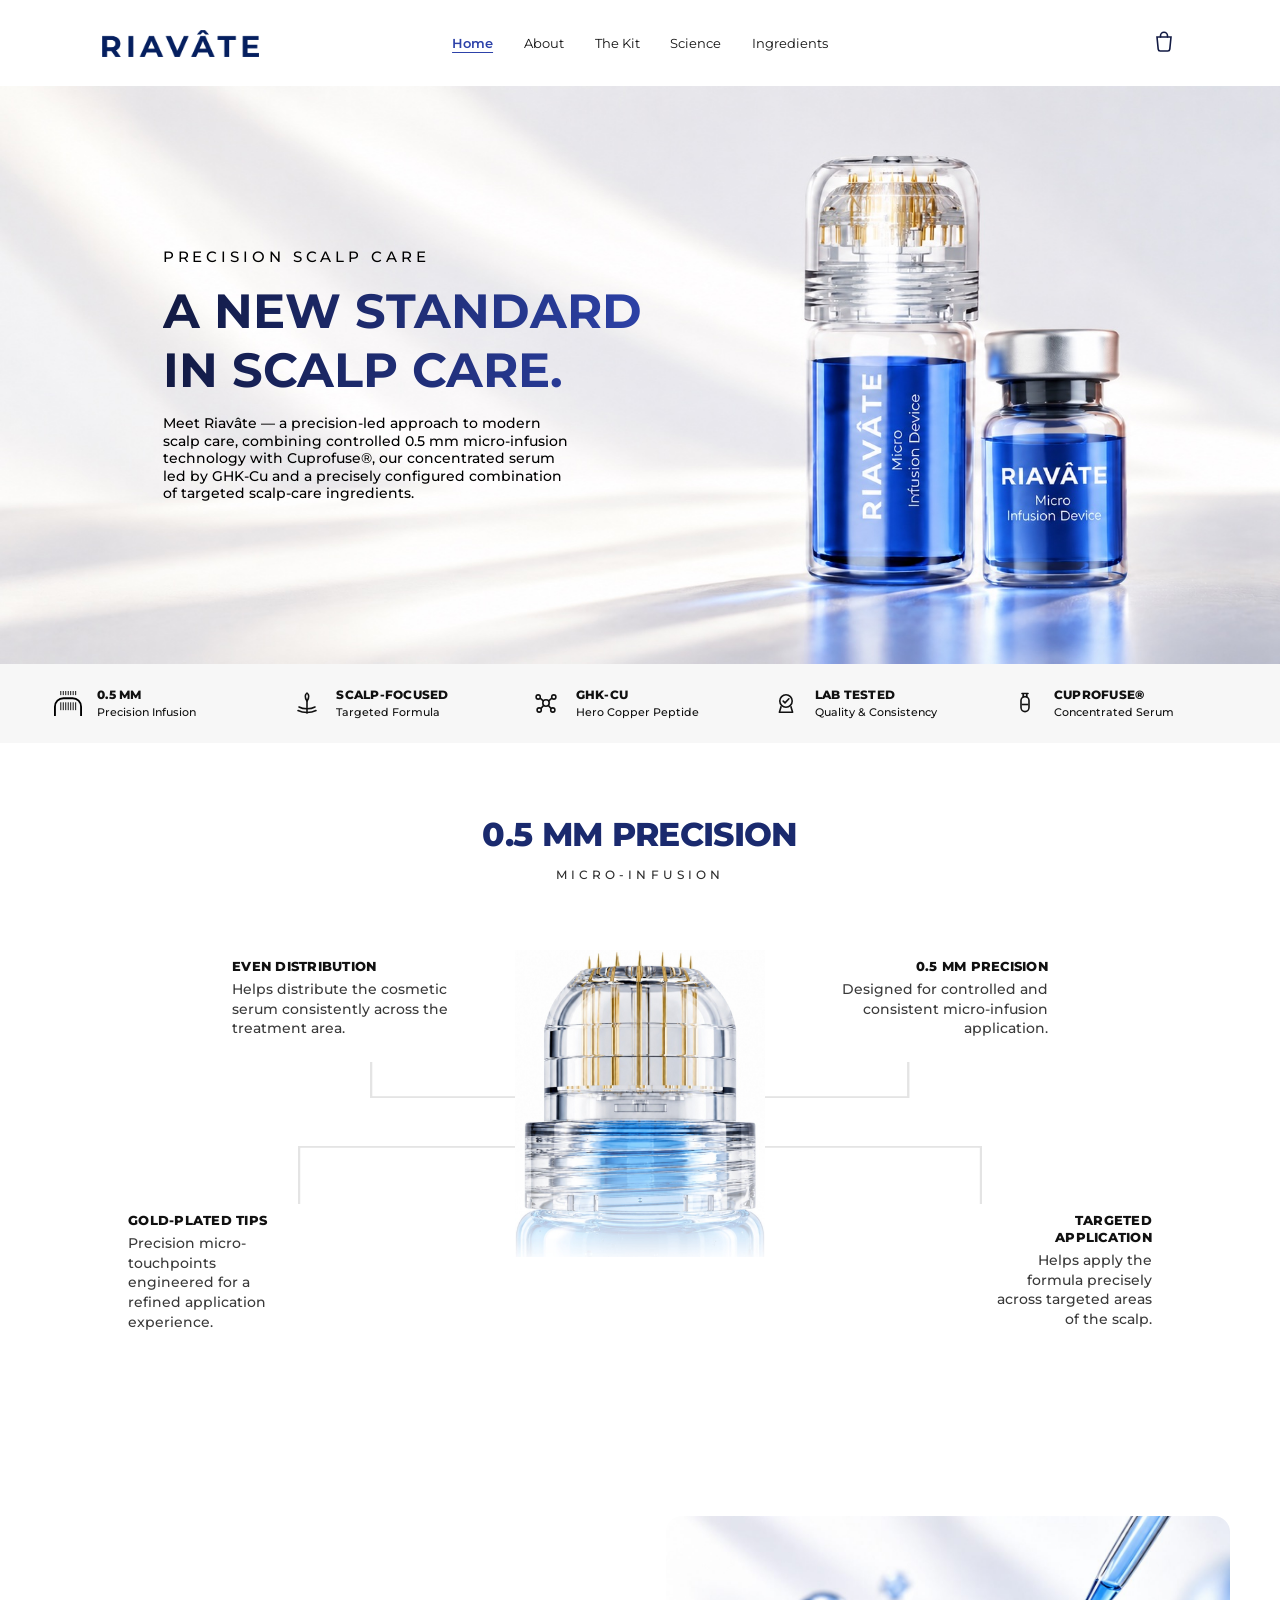
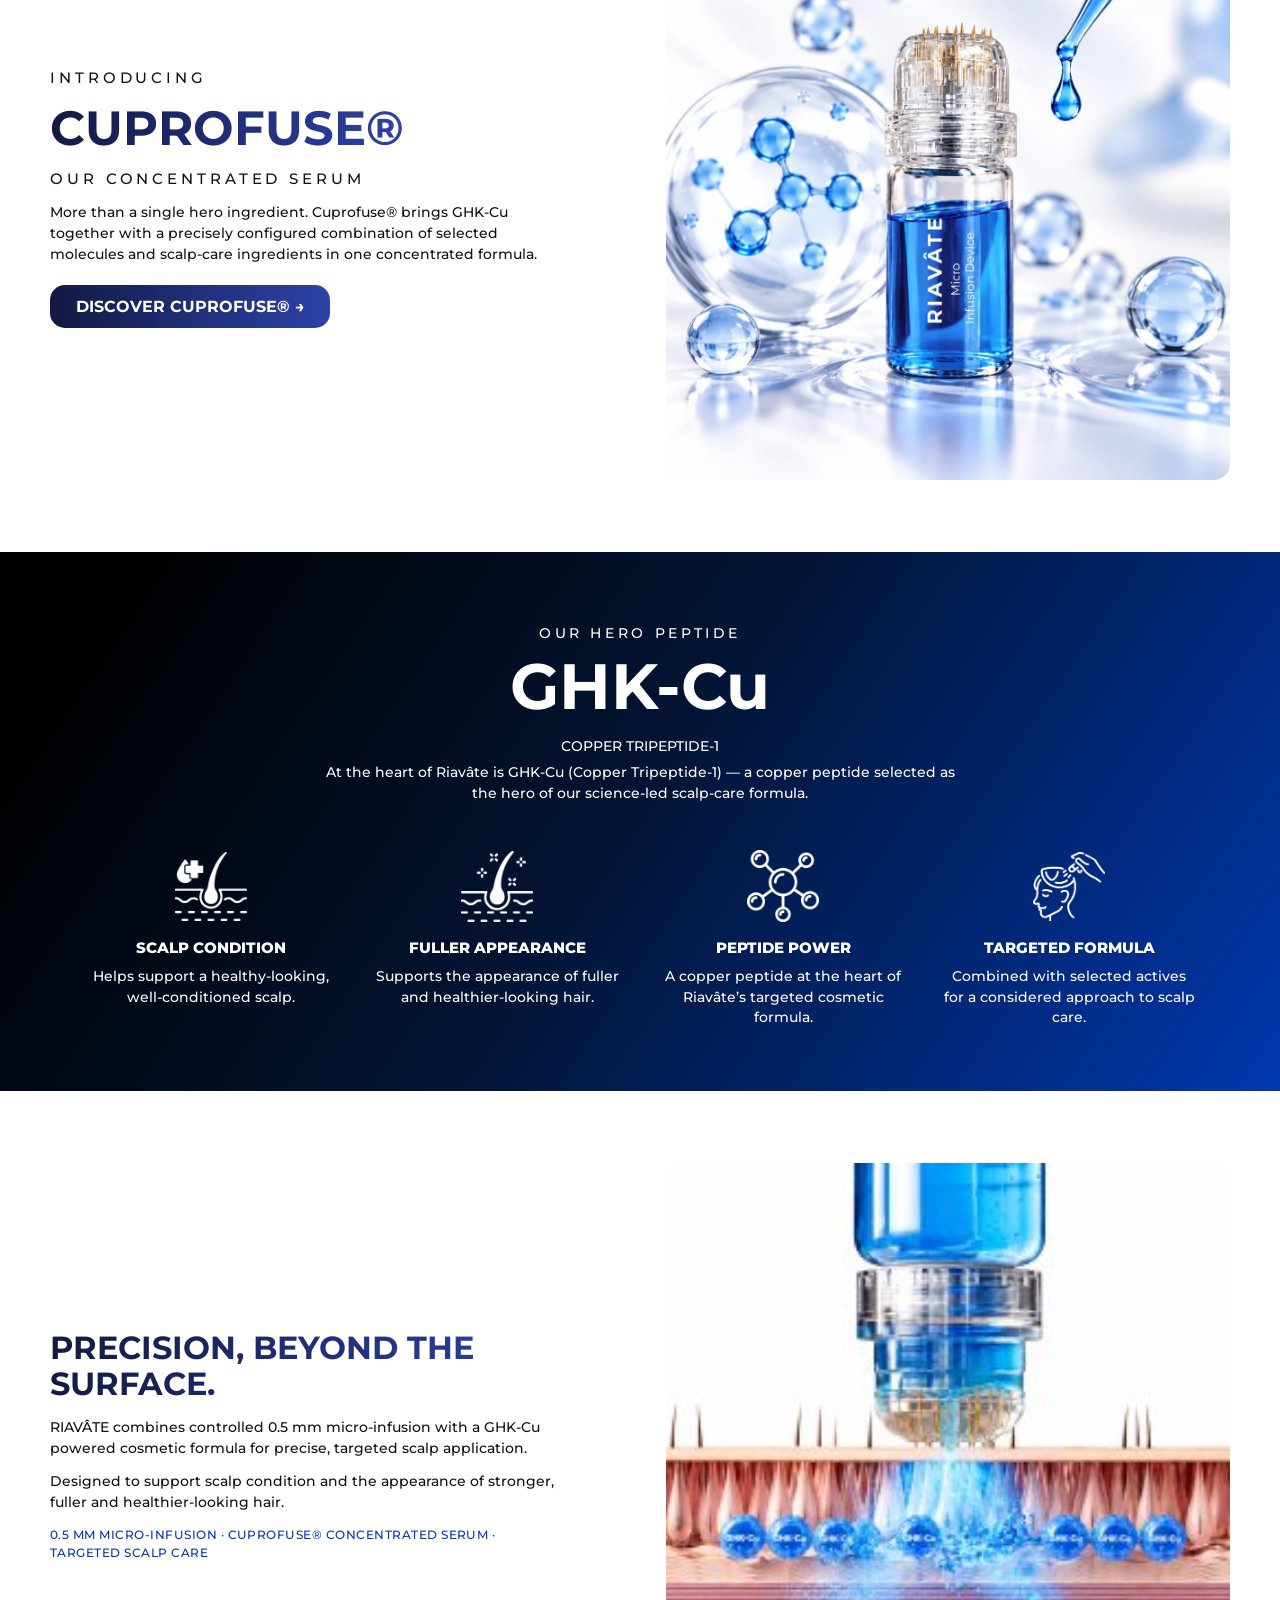
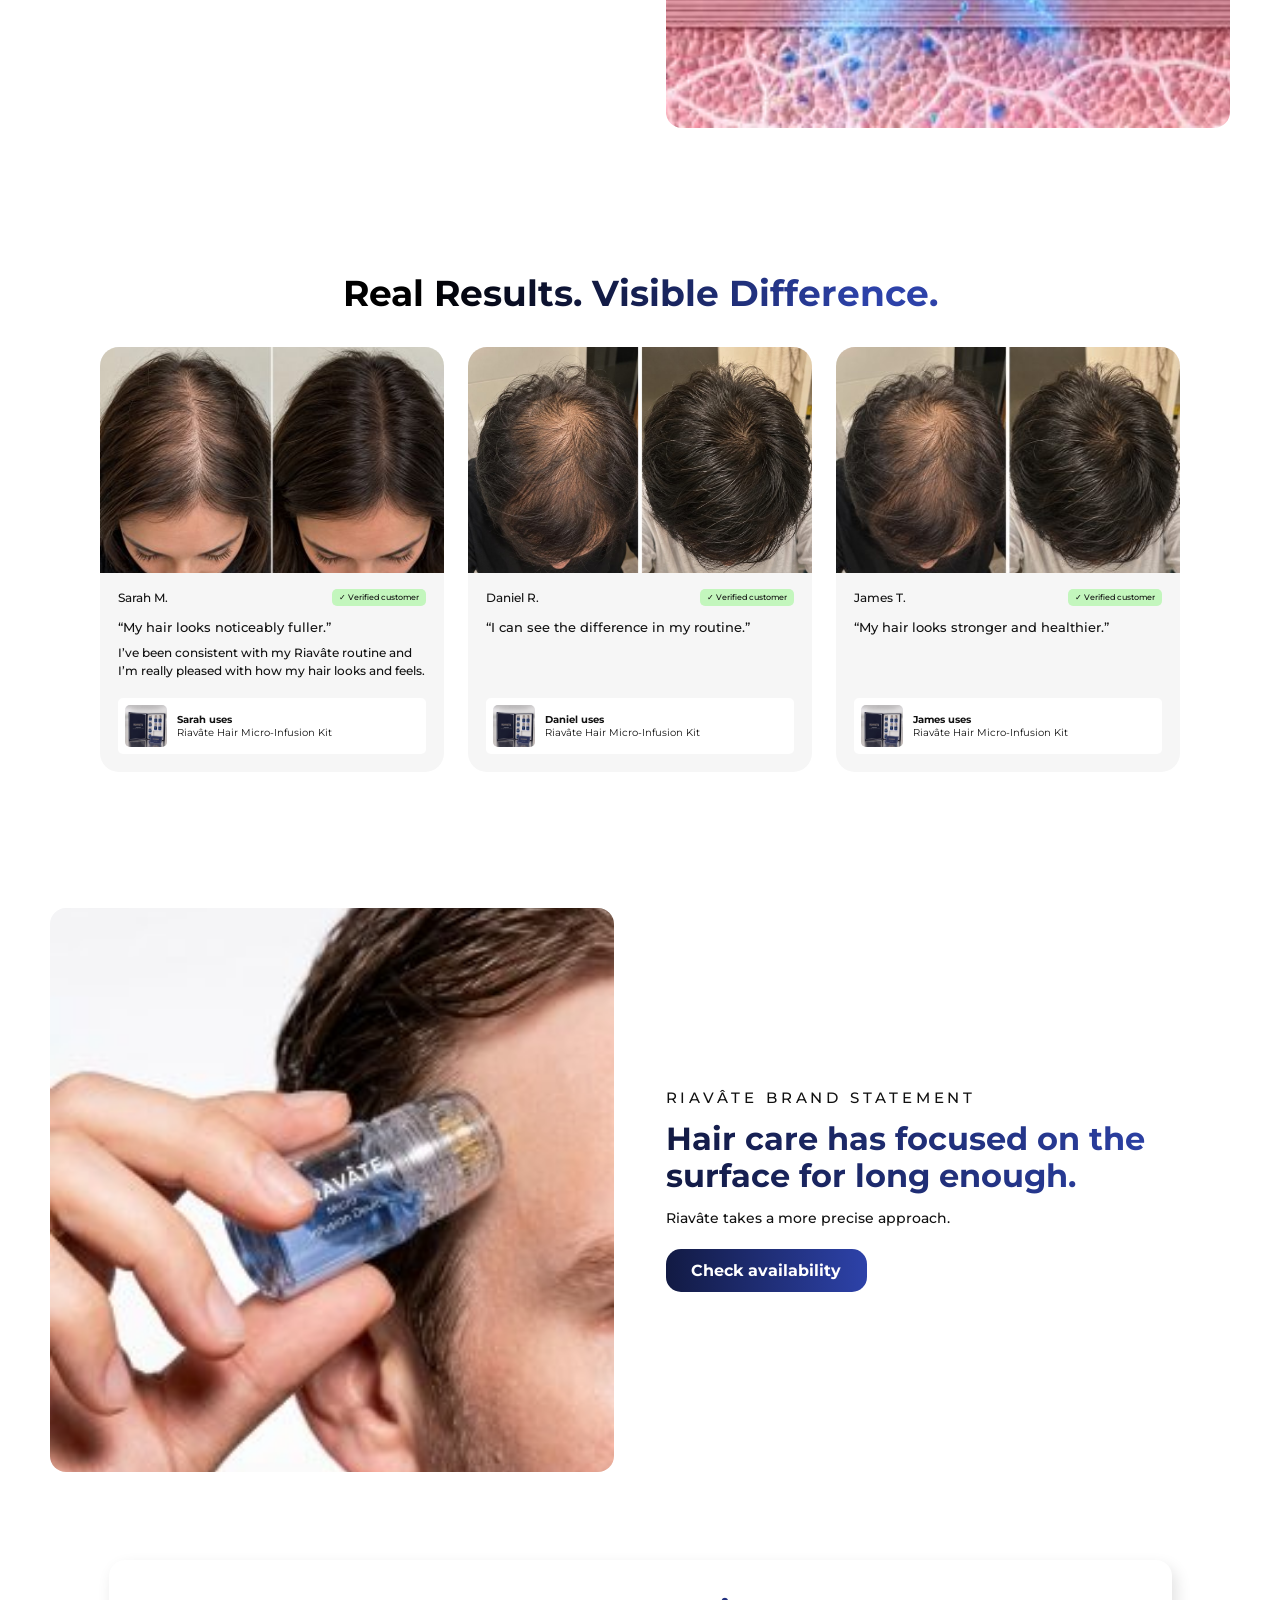
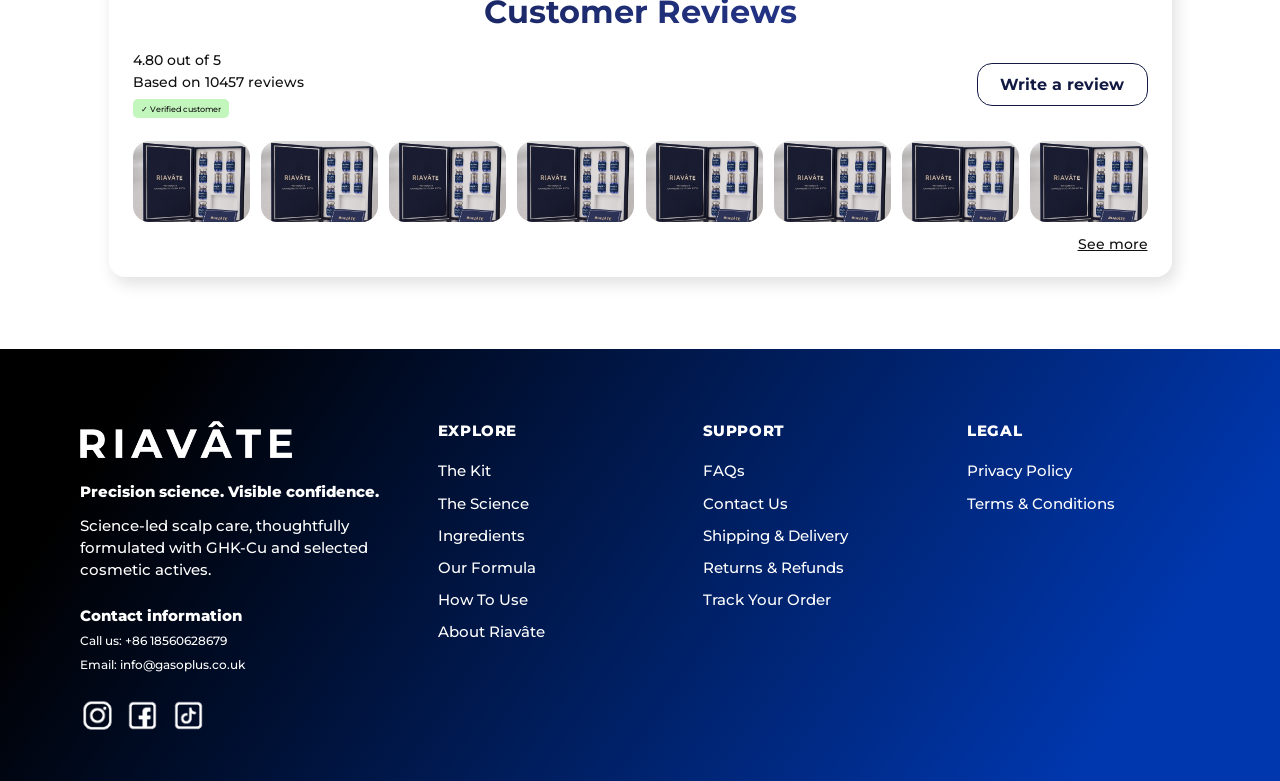
<file: index.html>
<!doctype html>
<html lang="en">
<head>
<meta charset="utf-8">
<meta name="viewport" content="width=device-width, initial-scale=1">
<title>Riavâte home</title>
<link href="https://fonts.googleapis.com/css2?family=Montserrat:wght@400;500;600;700;800&display=swap" rel="stylesheet">
<style>
*{box-sizing:border-box;margin:0}
body{font-family:Montserrat,sans-serif;color:#111;background:#fff}
img{display:block;max-width:100%}
p:empty{display:none}

  .site-header {
    position: relative;
    z-index: 20;
    background: #ffffff;
    color: #111111;
  }

  .site-header__bar {
    display: grid;
    grid-template-columns: 1fr auto 1fr;
    align-items: center;
    gap: 1rem;
    min-height: 86px;
    width: min(1440px, 100%);
    margin-inline: auto;
    padding-inline: clamp(1.25rem, 8vw, 7.125rem);
  }

  .site-header__logo {
    justify-self: start;
    display: flex;
    align-items: center;
    text-decoration: none;
    color: inherit;
  }

  .site-header__logo-image {
    width: auto;
    height: 27px;
    max-width: 160px;
  }

  .site-header__nav {
    justify-self: center;
  }

  .site-header__menu {
    display: flex;
    align-items: center;
    gap: clamp(1rem, 2.4vw, 2.4rem);
    margin: 0;
    padding: 0;
    list-style: none;
  }

  .site-header__menu a {
    color: #111111;
    font-size: 13px;
    font-weight: 400;
    line-height: 1.4;
    text-decoration: none;
  }

  .site-header__menu a[aria-current='page'] {
    color: #2d42a9;
    font-weight: 600;
    text-decoration: underline;
    text-underline-offset: 4px;
    text-decoration-thickness: 1px;
  }

  .site-header__menu a:hover,
  .site-header__menu a:focus-visible {
    color: #2d42a9;
  }

  .site-header__actions {
    justify-self: end;
    display: flex;
    align-items: center;
    gap: 0.75rem;
  }

  .site-header__cart {
    position: relative;
    display: flex;
    color: #121a43;
    text-decoration: none;
  }

  .site-header__cart svg {
    width: 28px;
    height: 28px;
  }

  .site-header__count {
    position: absolute;
    top: -6px;
    right: -8px;
    min-width: 16px;
    height: 16px;
    padding: 0 4px;
    border-radius: 999px;
    background: #121a43;
    color: #ffffff;
    font-size: 10px;
    line-height: 16px;
    text-align: center;
  }

  .site-header__toggle {
    display: none;
    width: 42px;
    height: 42px;
    padding: 0;
    border: 0;
    background: transparent;
    cursor: pointer;
  }

  .site-header__toggle-lines,
  .site-header__toggle-lines::before,
  .site-header__toggle-lines::after {
    display: block;
    width: 18px;
    height: 1.5px;
    background: #121a43;
    content: '';
  }

  .site-header__toggle-lines {
    position: relative;
    margin-inline: auto;
  }

  .site-header__toggle-lines::before,
  .site-header__toggle-lines::after {
    position: absolute;
    left: 0;
  }

  .site-header__toggle-lines::before {
    top: -6px;
  }

  .site-header__toggle-lines::after {
    top: 6px;
  }

  .site-header.is-open .site-header__toggle-lines {
    background: transparent;
  }

  .site-header.is-open .site-header__toggle-lines::before {
    top: 0;
    transform: rotate(45deg);
  }

  .site-header.is-open .site-header__toggle-lines::after {
    top: 0;
    transform: rotate(-45deg);
  }

  .visually-hidden {
    position: absolute;
    width: 1px;
    height: 1px;
    padding: 0;
    margin: -1px;
    overflow: hidden;
    clip: rect(0, 0, 0, 0);
    white-space: nowrap;
    border: 0;
  }

  @media screen and (max-width: 989px) {
    .site-header__bar {
      grid-template-columns: auto 1fr auto;
      min-height: 72px;
    }

    .site-header__toggle {
      display: inline-flex;
      align-items: center;
      justify-content: center;
    }

    .site-header__nav {
      display: none;
      position: absolute;
      top: 100%;
      left: 0;
      right: 0;
      justify-self: stretch;
      width: 100%;
      background: #ffffff;
      border-top: 1px solid #ececec;
      box-shadow: 0 16px 30px rgba(0, 0, 0, 0.06);
    }

    .site-header.is-open .site-header__nav {
      display: block;
    }

    .site-header__menu {
      flex-direction: column;
      align-items: stretch;
      gap: 0;
      padding: 0.5rem 0 0.75rem;
    }

    .site-header__menu a {
      display: block;
      padding: 0.9rem 1.25rem;
      font-size: 16px;
    }
  }


  .home-hero {
    position: relative;
    isolation: isolate;
    width: 100%;
    background-color: #ffffff;
    color: var(--hero-text, #000000);
  }

  .home-hero--height-adapt {
    aspect-ratio: 1440 / 650;
  }

  .home-hero--height-small {
    min-height: 420px;
  }

  .home-hero--height-medium {
    min-height: 560px;
  }

  .home-hero--height-large {
    min-height: 650px;
  }

  .home-hero__media {
    position: absolute;
    inset: 0;
    z-index: 0;
    overflow: hidden;
  }

  .home-hero__media picture,
  .home-hero__media img {
    width: 100%;
    height: 100%;
  }

  .home-hero__image {
    width: 100%;
    height: 100%;
    max-width: none;
    object-fit: cover;
    object-position: center center;
  }

  .home-hero__inner {
    position: relative;
    z-index: 1;
    display: flex;
    align-items: center;
    box-sizing: border-box;
    width: min(100%, 1440px);
    min-height: 100%;
    margin-inline: auto;
    padding-block: 2.5rem;
    padding-inline: clamp(1.25rem, calc(var(--hero-pad-x, 183) * 100% / 1440), calc(var(--hero-pad-x, 183) * 1px));
  }

  .home-hero--align-center .home-hero__inner {
    justify-content: center;
  }

  .home-hero__content {
    display: flex;
    flex-direction: column;
    align-items: flex-start;
    gap: 16px;
    width: min(100%, var(--hero-content-max, 494px));
    text-align: left;
  }

  .home-hero--align-center .home-hero__content {
    align-items: center;
    text-align: center;
  }

  .home-hero__eyebrow {
    margin: 0;
    font-family: var(--hero-text-font-family, Montserrat, sans-serif);
    font-style: var(--hero-text-font-style, normal);
    font-weight: var(--hero-text-font-weight, 500);
    font-size: 15px;
    line-height: 1.27;
    letter-spacing: 3.9px;
    text-transform: uppercase;
    color: var(--hero-text, #000000);
  }

  .home-hero__heading {
    margin: 0;
    max-width: 100%;
    font-family: var(--hero-heading-font-family, Montserrat, sans-serif);
    font-style: var(--hero-heading-font-style, normal);
    font-weight: var(--hero-heading-font-weight, 700);
    font-size: var(--hero-heading-size, 48px);
    line-height: 1.22;
    letter-spacing: 0;
    color: var(--hero-gradient-start, #121a43);
  }

  @supports (background-clip: text) or (-webkit-background-clip: text) {
    .home-hero__heading {
      background-image: linear-gradient(
        90deg,
        var(--hero-gradient-start, #121a43) 0%,
        var(--hero-gradient-end, #2d42a9) 100%
      );
      background-clip: text;
      -webkit-background-clip: text;
      color: transparent;
    }
  }

  .home-hero__heading--solid {
    background-image: none;
    color: var(--hero-heading-color, #121a43);
    -webkit-text-fill-color: currentcolor;
  }

  .home-hero__text {
    margin: 0;
    max-width: var(--hero-text-max, 411px);
    font-family: var(--hero-text-font-family, Montserrat, sans-serif);
    font-style: var(--hero-text-font-style, normal);
    font-weight: var(--hero-text-font-weight, 500);
    font-size: 14px;
    line-height: 1.25;
    color: var(--hero-text, #000000);
  }

  .home-hero--align-center .home-hero__text {
    max-width: min(100%, var(--hero-text-max, 411px));
  }

  .home-hero__button {
    display: inline-flex;
    align-items: center;
    justify-content: center;
    min-height: 43px;
    margin-top: 4px;
    padding: 0.65rem 1.75rem;
    border: 1px solid transparent;
    border-radius: 15px;
    background-image: linear-gradient(90deg, #121a43 0%, #2d42a9 100%);
    color: #ffffff;
    font-family: var(--hero-heading-font-family, Montserrat, sans-serif);
    font-weight: 700;
    font-size: 16px;
    line-height: 1.25;
    text-decoration: none;
  }

  .home-hero__button--secondary {
    background-image: none;
    background-color: transparent;
    border-color: #121a43;
    color: #121a43;
  }

  .home-hero__button:focus-visible {
    outline: 2px solid #121a43;
    outline-offset: 3px;
  }

  .home-hero__button[aria-disabled='true'] {
    cursor: not-allowed;
    opacity: 0.6;
  }

  @media screen and (max-width: 989px) {
    .home-hero__heading {
      font-size: clamp(2rem, 4.6vw, var(--hero-heading-size, 48px));
    }
  }

  @media screen and (max-width: 749px) {
    .home-hero,
    .home-hero--height-adapt,
    .home-hero--height-small,
    .home-hero--height-medium,
    .home-hero--height-large {
      display: flex;
      flex-direction: column;
      aspect-ratio: auto;
      min-height: 0;
    }

    .home-hero__media {
      position: relative;
      inset: auto;
      width: 100%;
      height: auto;
      aspect-ratio: 16 / 10;
    }

    .home-hero__image {
      object-position: 72% center;
    }

    .home-hero--has-mobile-image .home-hero__image {
      object-position: center center;
    }

    .home-hero__inner {
      width: 100%;
      min-height: 0;
      padding: 1.75rem 1.25rem 2.25rem;
    }

    .home-hero__heading {
      font-size: var(--hero-heading-size-mobile, 32px);
    }

    .home-hero__eyebrow {
      font-size: 12px;
      letter-spacing: 2.4px;
    }

    .home-hero__text {
      max-width: none;
      font-size: 15px;
      line-height: 1.5;
    }
  }


  .icon-row {
    background: var(--icon-row-bg, #f7f7f7);
    color: var(--icon-row-text, #111111);
  }

  .icon-row__list {
    display: grid;
    grid-template-columns: repeat(5, minmax(0, 1fr));
    gap: 1.25rem 1rem;
    width: min(1180px, calc(100% - 2.5rem));
    margin: 0 auto;
    padding: 1.35rem 0;
    list-style: none;
  }

  .icon-row__item {
    display: flex;
    align-items: center;
    gap: 0.7rem;
    min-width: 0;
  }

  .icon-row__icon {
    display: flex;
    flex: 0 0 auto;
    align-items: center;
    justify-content: center;
    width: 36px;
    height: 36px;
  }

  .icon-row__icon img,
  .icon-row__image {
    width: 28px;
    height: 28px;
    object-fit: contain;
  }

  .icon-row__copy {
    display: flex;
    flex-direction: column;
    gap: 0.15rem;
    min-width: 0;
  }

  .icon-row__title {
    font-size: 12px;
    font-weight: 800;
    line-height: 1.2;
    letter-spacing: 0.02em;
    text-transform: uppercase;
  }

  .icon-row__text {
    font-size: 11px;
    font-weight: 500;
    line-height: 1.3;
  }

  @media screen and (max-width: 989px) {
    .icon-row__list {
      grid-template-columns: repeat(3, minmax(0, 1fr));
    }
  }

  @media screen and (max-width: 749px) {
    .icon-row__list {
      grid-template-columns: 1fr 1fr;
      gap: 1rem 0.75rem;
      padding: 1.25rem 0;
    }

    .icon-row__item:last-child:nth-child(odd) {
      grid-column: 1 / -1;
    }
  }


  .precision {
    padding: 4.5rem 0 3.5rem;
    background: #ffffff;
    color: #111111;
  }

  .precision__intro {
    width: min(780px, calc(100% - 2.5rem));
    margin: 0 auto 2.5rem;
    text-align: center;
  }

  .precision__heading {
    margin: 0;
    color: #1a2a6e;
    font-size: clamp(1.7rem, 2.6vw, 2.15rem);
    font-weight: 800;
    line-height: 1.15;
    letter-spacing: -0.02em;
  }

  .precision__eyebrow {
    margin: 0.85rem 0 0;
    color: #2c2c2c;
    font-size: 12px;
    font-weight: 500;
    letter-spacing: 0.34em;
    text-transform: uppercase;
  }

  .precision__text {
    margin: 0.85rem auto 0;
    max-width: 46rem;
    font-size: 14px;
    font-weight: 500;
    line-height: 1.45;
  }

  .precision__stage {
    --device: 250px;
    --line: 168px;
    position: relative;
    width: min(1040px, calc(100% - 3rem));
    height: 430px;
    margin: 4.25rem auto 0.5rem;
  }

  .precision__media {
    position: absolute;
    top: 0;
    left: 0;
    right: 0;
    z-index: 1;
    width: var(--device);
    height: 400px;
    margin-inline: auto;
  }

  .precision__frame {
    height: 100%;
  }

  .precision__image {
    width: 100%;
    height: 100%;
    max-height: none;
    object-fit: contain;
    object-position: top center;
  }

  .precision__lines {
    display: contents;
  }

  .precision__line {
    position: absolute;
    z-index: 0;
    pointer-events: none;
    object-fit: fill;
  }

  .precision__line--top {
    top: 112px;
    width: 176px;
    height: 36px;
  }

  .precision__lines--left .precision__line--top { left: 250px; }
  .precision__lines--right .precision__line--top { right: 250px; }

  .precision__line--bottom {
    top: 196px;
    width: 262px;
    height: 58px;
  }

  .precision__lines--left .precision__line--bottom { left: 178px; }
  .precision__lines--right .precision__line--bottom { right: 178px; }

  .precision__point h3 {
    margin: 0;
    color: #111111;
    font-size: 13px;
    font-weight: 800;
    line-height: 1.3;
    letter-spacing: 0.02em;
  }

  .precision__point p {
    margin: 0.35rem 0 0;
    max-width: 14.5rem;
    color: #3a3a3a;
    font-size: 14px;
    font-weight: 500;
    line-height: 1.4;
  }

  .precision__point--top-left,
  .precision__point--top-right,
  .precision__point--bottom-left,
  .precision__point--bottom-right {
    position: absolute;
    width: 210px;
  }

  .precision__point--top-left { top: 8px; left: 112px; width: 220px; }
  .precision__point--top-right { top: 8px; right: 112px; width: 220px; text-align: right; }
  .precision__point--bottom-left { top: 262px; left: 8px; width: 164px; }
  .precision__point--bottom-right { top: 262px; right: 8px; width: 164px; text-align: right; }

  .precision__point--top-right p,
  .precision__point--bottom-right p {
    margin-left: auto;
  }


  @media screen and (max-width: 989px) {
    .precision__stage {
      --device: 100%;
      display: grid;
      grid-template-columns: minmax(0, 1fr) minmax(108px, 168px) minmax(0, 1fr);
      grid-template-areas:
        "top-left . top-right"
        "lines-left media lines-right"
        "bottom-left . bottom-right";
      align-items: center;
      width: min(720px, calc(100% - 1.5rem));
      height: auto;
      margin-top: 2.25rem;
      column-gap: 0.55rem;
      row-gap: 0.85rem;
    }

    .precision__media,
    .precision__point,
    .precision__lines,
    .precision__point--top-left,
    .precision__point--top-right,
    .precision__point--bottom-left,
    .precision__point--bottom-right {
      position: static;
      top: auto;
      right: auto;
      left: auto;
      width: auto;
    }

    .precision__media {
      grid-area: media;
      width: 100%;
      height: auto;
      margin: 0;
    }

    .precision__frame,
    .precision__image {
      height: auto;
    }

    .precision__lines {
      display: flex;
      flex-direction: column;
      gap: 1.1rem;
      width: 100%;
      max-width: 168px;
      align-self: center;
    }

    .precision__lines--left { grid-area: lines-left; justify-self: end; align-items: flex-end; }
    .precision__lines--right { grid-area: lines-right; justify-self: start; align-items: flex-start; }

    .precision__line,
    .precision__line--top,
    .precision__line--bottom,
    .precision__lines--left .precision__line--top,
    .precision__lines--right .precision__line--top,
    .precision__lines--left .precision__line--bottom,
    .precision__lines--right .precision__line--bottom {
      position: static;
      top: auto;
      right: auto;
      left: auto;
      height: auto;
      object-fit: contain;
    }

    .precision__line--top { width: 72%; }
    .precision__line--bottom { width: 100%; }

    .precision__point--top-left { grid-area: top-left; }
    .precision__point--top-right { grid-area: top-right; text-align: right; }
    .precision__point--bottom-left { grid-area: bottom-left; }
    .precision__point--bottom-right { grid-area: bottom-right; text-align: right; }

    .precision__point p {
      max-width: none;
    }
  }

  @media screen and (max-width: 749px) {
    .precision {
      padding: 3rem 0 2.5rem;
    }

    .precision__intro {
      margin-bottom: 1.5rem;
    }

    .precision__stage {
      grid-template-columns: minmax(0, 1fr) minmax(96px, 132px) minmax(0, 1fr);
      column-gap: 0.4rem;
      row-gap: 0.7rem;
    }

    .precision__point h3 {
      font-size: 11px;
    }

    .precision__point p {
      font-size: 12px;
      line-height: 1.35;
    }
  }


  .media-text {
    display: grid;
    grid-template-columns: minmax(0, 1fr) minmax(0, 1fr);
    gap: clamp(1.5rem, 4vw, 4rem);
    align-items: center;
    width: min(1180px, calc(100% - 2.5rem));
    margin-inline: auto;
    padding-block: var(--media-pad, 72px);
  }

  .media-text--right .media-text__content {
    order: -1;
  }

  .media-text__image {
    width: 100%;
    height: auto;
    aspect-ratio: 1;
    object-fit: cover;
    border-radius: 16px;
  }

  .media-text__content {
    display: flex;
    flex-direction: column;
    align-items: flex-start;
    gap: 0.85rem;
    max-width: 32rem;
  }

  .media-text__eyebrow,
  .media-text__subheading {
    margin: 0;
    font-size: 15px;
    font-weight: 500;
    letter-spacing: 3.9px;
    text-transform: uppercase;
  }

  .media-text__heading {
    margin: 0;
    font-size: var(--media-heading-size, 48px);
    font-weight: 700;
    line-height: 1.15;
    background-image: linear-gradient(90deg, #121a43 0%, #2d42a9 100%);
    background-clip: text;
    -webkit-background-clip: text;
    color: transparent;
  }

  .media-text__text {
    font-size: 14px;
    font-weight: 500;
    line-height: 1.5;
  }

  .media-text__text p {
    margin: 0 0 0.75rem;
  }

  .media-text__text p:last-child {
    margin-bottom: 0;
  }

  .media-text__caption {
    margin: 0;
    color: #0037ae;
    font-size: 12px;
    font-weight: 500;
    line-height: 1.45;
    letter-spacing: 0.04em;
    text-transform: uppercase;
  }

  .media-text__button {
    display: inline-flex;
    align-items: center;
    justify-content: center;
    min-height: 43px;
    margin-top: 0.4rem;
    padding: 0.65rem 1.6rem;
    border-radius: 15px;
    background-image: linear-gradient(90deg, #121a43 0%, #2d42a9 100%);
    color: #ffffff;
    font-size: 16px;
    font-weight: 700;
    line-height: 1.2;
    text-decoration: none;
  }

  .media-text__button:focus-visible {
    outline: 2px solid #121a43;
    outline-offset: 3px;
  }

  @media screen and (max-width: 989px) {
    .media-text,
    .media-text--left {
      grid-template-columns: 1fr;
    }

    .media-text--left .media-text__content,
    .media-text--right .media-text__content {
      order: 2;
    }

    .media-text__media {
      order: 1;
    }

    .media-text__heading {
      font-size: clamp(1.75rem, 4vw, var(--media-heading-size, 48px));
    }
  }

  @media screen and (max-width: 749px) {
    .media-text,
    .media-text--left {
      padding-block: 2.5rem;
    }

    .media-text__heading {
      font-size: var(--media-heading-size-mobile, 32px);
    }

    .media-text__image {
      aspect-ratio: 4 / 3;
    }
  }


  .peptide {
    padding: 4.5rem 1.25rem 4rem;
    color: #ffffff;
    background-image: linear-gradient(124deg, #000000 8%, #021433 48%, #0037ae 100%);
  }

  .peptide__intro {
    width: min(640px, 100%);
    margin: 0 auto 2.75rem;
    text-align: center;
  }

  .peptide__eyebrow {
    margin: 0;
    font-size: 14px;
    font-weight: 500;
    letter-spacing: 3.64px;
    text-transform: uppercase;
  }

  .peptide__heading {
    margin: 0.65rem 0 0;
    font-size: clamp(2.5rem, 5vw, 4rem);
    font-weight: 700;
    line-height: 1.05;
  }

  .peptide__text {
    margin-top: 1rem;
    font-size: 14px;
    font-weight: 500;
    line-height: 1.5;
  }

  .peptide__text p {
    margin: 0 0 0.35rem;
  }

  .peptide__grid {
    display: grid;
    grid-template-columns: repeat(4, minmax(0, 1fr));
    gap: 1.5rem;
    width: min(1120px, 100%);
    margin: 0 auto;
    padding: 0;
    list-style: none;
  }

  .peptide__item {
    text-align: center;
  }

  .peptide__icon {
    display: flex;
    align-items: center;
    justify-content: center;
    height: 76px;
    margin-bottom: 0.85rem;
  }

  .peptide__icon img,
  .peptide__icon-image {
    width: 72px;
    height: 72px;
    object-fit: contain;
  }

  .peptide__item h3 {
    margin: 0;
    font-size: 15px;
    font-weight: 800;
    line-height: 1.3;
  }

  .peptide__item p {
    margin: 0.55rem auto 0;
    max-width: 16rem;
    font-size: 14px;
    font-weight: 500;
    line-height: 1.45;
  }

  @media screen and (max-width: 989px) {
    .peptide__grid {
      grid-template-columns: 1fr 1fr;
      gap: 2rem 1rem;
    }
  }

  @media screen and (max-width: 549px) {
    .peptide {
      padding: 3rem 1.25rem;
    }

    .peptide__grid {
      grid-template-columns: 1fr;
    }
  }


  .results {
    padding: 4.5rem 0 4rem;
    background: #ffffff;
  }

  .results__heading {
    width: min(640px, calc(100% - 2.5rem));
    margin: 0 auto 2rem;
    text-align: center;
    font-size: clamp(1.75rem, 3vw, 2.25rem);
    font-weight: 700;
    line-height: 1.2;
    background-image: linear-gradient(90deg, #000000 16%, #2d42a9 85%);
    background-clip: text;
    -webkit-background-clip: text;
    color: transparent;
  }

  .results__grid {
    display: grid;
    grid-template-columns: repeat(3, minmax(0, 1fr));
    gap: 1.5rem;
    width: min(1080px, calc(100% - 2.5rem));
    margin: 0 auto;
    padding: 0;
    list-style: none;
  }

  .results__card {
    display: flex;
    flex-direction: column;
    overflow: hidden;
    border-radius: 19px;
    background: #f6f6f6;
  }

  .results__photo {
    aspect-ratio: 320 / 210;
    overflow: hidden;
  }

  .results__image {
    width: 100%;
    height: 100%;
    object-fit: cover;
  }

  .results__body {
    display: flex;
    flex: 1;
    flex-direction: column;
    gap: 0.75rem;
    padding: 1rem 1.1rem 1.1rem;
  }

  .results__meta {
    display: flex;
    align-items: center;
    justify-content: space-between;
    gap: 0.5rem;
  }

  .results__name {
    margin: 0;
    font-size: 12px;
    font-weight: 500;
  }

  .results__badge {
    margin: 0;
    padding: 0.25rem 0.45rem;
    border-radius: 5px;
    background: #c3f6bd;
    font-size: 8px;
    font-weight: 500;
    line-height: 1.2;
    white-space: nowrap;
  }

  .results__quote {
    flex: 1;
    font-size: 12px;
    font-weight: 500;
    line-height: 1.45;
  }

  .results__quote p {
    margin: 0 0 0.45rem;
  }

  .results__quote p:first-child {
    font-size: 13px;
  }

  .results__product {
    display: flex;
    align-items: center;
    gap: 0.65rem;
    padding: 0.45rem;
    border-radius: 5px;
    background: #ffffff;
  }

  .results__product img {
    width: 42px;
    height: 42px;
    border-radius: 5px;
    object-fit: cover;
  }

  .results__product p {
    margin: 0;
    font-size: 10px;
    line-height: 1.35;
  }

  @media screen and (max-width: 989px) {
    .results__grid {
      grid-template-columns: 1fr 1fr;
    }
  }

  @media screen and (max-width: 749px) {
    .results {
      padding: 3rem 0;
    }

    .results__grid {
      grid-template-columns: 1fr;
      max-width: 420px;
    }
  }


  .reviews {
    padding: 1rem 0 4.5rem;
    background: #ffffff;
  }

  .reviews__card {
    width: min(1063px, calc(100% - 2.5rem));
    margin-inline: auto;
    padding: 2rem 1.5rem 1.5rem;
    border-radius: 16px;
    background: #ffffff;
    box-shadow: 4px 7px 16px rgba(0, 0, 0, 0.12);
  }

  .reviews__heading {
    margin: 0 0 1.25rem;
    text-align: center;
    font-size: clamp(1.6rem, 3vw, 2rem);
    font-weight: 700;
    background-image: linear-gradient(90deg, #121a43 0%, #2d42a9 100%);
    background-clip: text;
    -webkit-background-clip: text;
    color: transparent;
  }

  .reviews__top {
    display: flex;
    align-items: center;
    justify-content: space-between;
    gap: 1rem;
  }

  .reviews__score,
  .reviews__count {
    margin: 0;
    font-size: 14px;
    font-weight: 500;
  }

  .reviews__count {
    margin-top: 0.2rem;
  }

  .reviews__badge {
    display: inline-block;
    margin: 0.55rem 0 0;
    padding: 0.28rem 0.5rem;
    border-radius: 5px;
    background: #c3f6bd;
    font-size: 8px;
    font-weight: 500;
  }

  .reviews__button {
    display: inline-flex;
    align-items: center;
    justify-content: center;
    min-height: 43px;
    padding: 0.6rem 1.4rem;
    border: 1px solid #121a43;
    border-radius: 15px;
    background: transparent;
    color: #121a43;
    font-size: 16px;
    font-weight: 700;
    text-decoration: none;
  }

  .reviews__thumbs {
    display: grid;
    grid-template-columns: repeat(8, minmax(0, 1fr));
    gap: 0.7rem;
    margin: 1.4rem 0 0;
    padding: 0;
    list-style: none;
  }

  .reviews__thumb {
    width: 100%;
    height: 81px;
    border-radius: 16px;
    object-fit: cover;
  }

  .reviews__more {
    margin: 0.85rem 0 0;
    text-align: right;
    font-size: 14px;
    font-weight: 500;
  }

  .reviews__more a {
    color: inherit;
  }

  @media screen and (max-width: 989px) {
    .reviews__thumbs {
      grid-template-columns: repeat(4, minmax(0, 1fr));
    }
  }

  @media screen and (max-width: 749px) {
    .reviews {
      padding-bottom: 3rem;
    }

    .reviews__top {
      flex-direction: column;
      align-items: flex-start;
    }

    .reviews__thumbs {
      grid-template-columns: repeat(3, minmax(0, 1fr));
    }

    .reviews__thumb {
      height: 72px;
      border-radius: 12px;
    }
  }


  .site-footer {
    display: flex;
    flex-direction: column;
    margin-top: 0;
    color: #ffffff;
    background-image: linear-gradient(124deg, #000000 11%, #0037ae 87%);
  }

  .site-footer a {
    color: inherit;
    text-decoration: none;
  }

  .site-footer__inner {
    display: grid;
    grid-template-columns: minmax(220px, 1.4fr) repeat(3, minmax(140px, 1fr));
    gap: 2.5rem 2rem;
    width: min(1120px, calc(100% - 2.5rem));
    margin-inline: auto;
    padding: 4.5rem 0 1.5rem;
  }

  .site-footer__logo-image {
    width: auto;
    height: 37px;
    max-width: 212px;
  }

  .site-footer__tagline {
    margin: 1.4rem 0 0;
    font-size: 15px;
    font-weight: 800;
    line-height: 1.4;
  }

  .site-footer__text {
    max-width: 20rem;
    margin: 0.85rem 0 0;
    font-size: 15px;
    font-weight: 500;
    line-height: 1.45;
  }

  .site-footer__contact-label {
    margin: 1.6rem 0 0.45rem;
    font-size: 15px;
    font-weight: 800;
  }

  .site-footer__contact {
    display: block;
    margin-top: 0.35rem;
    font-size: 12px;
    font-weight: 500;
    line-height: 1.5;
  }

  .site-footer__heading {
    margin: 0 0 0.9rem;
    font-size: 15px;
    font-weight: 800;
    letter-spacing: 0.04em;
  }

  .site-footer__links {
    margin: 0;
    padding: 0;
    list-style: none;
  }

  .site-footer__links a {
    display: inline-block;
    padding: 0.35rem 0;
    font-size: 15px;
    font-weight: 500;
    line-height: 1.4;
    text-transform: capitalize;
  }

  .site-footer__links a:hover,
  .site-footer__links a:focus-visible,
  .site-footer__contact:hover,
  .site-footer__contact:focus-visible {
    text-decoration: underline;
  }

  .site-footer__social {
    display: flex;
    align-items: center;
    gap: 0.65rem;
    width: min(1120px, calc(100% - 2.5rem));
    margin-inline: auto;
    padding: 0 0 3rem;
  }

  .site-footer__social img {
    width: 35px;
    height: 35px;
    object-fit: contain;
  }

  @media screen and (max-width: 989px) {
    .site-footer__inner {
      grid-template-columns: 1fr 1fr;
    }

    .site-footer__brand {
      grid-column: 1 / -1;
    }
  }

  @media screen and (max-width: 749px) {
    .site-footer__inner {
      grid-template-columns: 1fr;
      padding-top: 3rem;
    }
  }

.home-hero{--hero-pad-x:183;--hero-content-max:494px;--hero-text-max:412px;--hero-heading-size:48px;--hero-heading-size-mobile:32px;--hero-gradient-start:#121A43;--hero-gradient-end:#2D42A9;--hero-text:#000;--hero-heading-font-family:Montserrat,sans-serif;--hero-heading-font-weight:700;--hero-text-font-family:Montserrat,sans-serif;--hero-text-font-weight:500}
</style>
<link rel="stylesheet" href="assets/motion.css">
<script src="assets/motion.js" defer></script>
</head>
<body>
<header class="site-header" data-header>
  <div class="site-header__bar">
    <a class="site-header__logo" href="#"><img class="site-header__logo-image" src="/assets/logo.png" alt="Riavâte" width="156" height="27"></a>
    <nav class="site-header__nav" id="nav"><ul class="site-header__menu">
      <li><a href="/" aria-current="page">Home</a></li><li><a href="/about.html">About</a></li><li><a href="/kit.html">The Kit</a></li><li><a href="/science.html">Science</a></li><li><a href="/ingredients.html">Ingredients</a></li>
    </ul></nav>
    <div class="site-header__actions">
      <a class="site-header__cart" href="/cart.html" aria-label="Cart"><svg width="28" height="28" viewBox="0 0 28 28"><path d="M7 8h14l-1.2 12.2a2 2 0 0 1-2 1.8H10.2a2 2 0 0 1-2-1.8L7 8Z" fill="none" stroke="currentColor" stroke-width="1.6"/><path d="M10.5 8V6.8A3.5 3.5 0 0 1 14 3.3a3.5 3.5 0 0 1 3.5 3.5V8" fill="none" stroke="currentColor" stroke-width="1.6" stroke-linecap="round"/></svg></a>
      <button class="site-header__toggle" type="button" data-menu-toggle aria-expanded="false" aria-controls="nav"><span class="site-header__toggle-lines"></span></button>
    </div>
  </div>
</header>
<section class="home-hero home-hero--height-adapt home-hero--align-left">
  <div class="home-hero__media"><img class="home-hero__image" src="/assets/hero-home.jpg" alt="" width="1866" height="843"></div>
  <div class="home-hero__inner"><div class="home-hero__content">
    <p class="home-hero__eyebrow">PRECISION SCALP CARE</p>
    <h1 class="home-hero__heading">A NEW STANDARD IN SCALP CARE.</h1>
    <p class="home-hero__text">Meet Riavâte — a precision-led approach to modern scalp care, combining controlled 0.5 mm micro-infusion technology with Cuprofuse®, our concentrated serum led by GHK-Cu and a precisely configured combination of targeted scalp-care ingredients.</p>
  </div></div>
</section>
<section class="icon-row">
  <ul class="icon-row__list">
    <li class="icon-row__item"><span class="icon-row__icon"><img src="/assets/icon-precision.svg" alt="" width="30" height="27"></span><span class="icon-row__copy"><span class="icon-row__title">0.5 MM</span><span class="icon-row__text">Precision Infusion</span></span></li>
    <li class="icon-row__item"><span class="icon-row__icon"><img src="/assets/icon-scalp.svg" alt="" width="28" height="28"></span><span class="icon-row__copy"><span class="icon-row__title">SCALP-FOCUSED</span><span class="icon-row__text">Targeted Formula</span></span></li>
    <li class="icon-row__item"><span class="icon-row__icon"><img src="/assets/icon-peptide.svg" alt="" width="28" height="28"></span><span class="icon-row__copy"><span class="icon-row__title">GHK-Cu</span><span class="icon-row__text">Hero Copper Peptide</span></span></li>
    <li class="icon-row__item"><span class="icon-row__icon"><img src="/assets/icon-lab.svg" alt="" width="28" height="28"></span><span class="icon-row__copy"><span class="icon-row__title">LAB TESTED</span><span class="icon-row__text">Quality & Consistency</span></span></li>
    <li class="icon-row__item"><span class="icon-row__icon"><img src="/assets/icon-serum.svg" alt="" width="28" height="28"></span><span class="icon-row__copy"><span class="icon-row__title">CUPROFUSE®</span><span class="icon-row__text">Concentrated Serum</span></span></li>
  </ul>
</section>
<section class="precision">
  <div class="precision__intro">
    <h2 class="precision__heading">0.5 MM PRECISION</h2>
    <p class="precision__eyebrow">MICRO-INFUSION</p>
  </div>
  <div class="precision__stage">
    <div class="precision__lines precision__lines--left">
      <img class="precision__line precision__line--top" src="/assets/precision-connector-left-top.png" alt="" width="296" height="88">
      <img class="precision__line precision__line--bottom" src="/assets/precision-connector-left-bottom.png" alt="" width="450" height="144">
    </div>
    <div class="precision__lines precision__lines--right">
      <img class="precision__line precision__line--top" src="/assets/precision-connector-right-top.png" alt="" width="296" height="88">
      <img class="precision__line precision__line--bottom" src="/assets/precision-connector-right-bottom.png" alt="" width="450" height="144">
    </div>
    <div class="precision__media">
      <div class="precision__frame"><img class="precision__image" src="/assets/precision-device.jpg" alt=""></div>
    </div>
    <article class="precision__point precision__point--top-left"><h3>EVEN DISTRIBUTION</h3><p>Helps distribute the cosmetic serum consistently across the treatment area.</p></article>
    <article class="precision__point precision__point--top-right"><h3>0.5 MM PRECISION</h3><p>Designed for controlled and consistent micro-infusion application.</p></article>
    <article class="precision__point precision__point--bottom-left"><h3>GOLD-PLATED TIPS</h3><p>Precision micro-touchpoints engineered for a refined application experience.</p></article>
    <article class="precision__point precision__point--bottom-right"><h3>TARGETED APPLICATION</h3><p>Helps apply the formula precisely across targeted areas of the scalp.</p></article>
  </div>
</section>
<section class="media-text media-text--right" style="--media-heading-size:48px;--media-heading-size-mobile:36px;--media-pad:72px">
  <div class="media-text__media"><img class="media-text__image" src="/assets/cuprofuse.jpg" alt=""></div>
  <div class="media-text__content">
    <p class="media-text__eyebrow">INTRODUCING</p>
    <h2 class="media-text__heading">CUPROFUSE®</h2>
    <p class="media-text__subheading">OUR CONCENTRATED SERUM</p>
    <div class="media-text__text"><p>More than a single hero ingredient. Cuprofuse® brings GHK-Cu together with a precisely configured combination of selected molecules and scalp-care ingredients in one concentrated formula.</p></div>
    <a class="media-text__button" href="#">DISCOVER CUPROFUSE® →</a>
  </div>
</section>
<section class="peptide">
  <div class="peptide__intro">
    <p class="peptide__eyebrow">OUR HERO PEPTIDE</p>
    <h2 class="peptide__heading">GHK-Cu</h2>
    <div class="peptide__text"><p>COPPER TRIPEPTIDE-1</p><p>At the heart of Riavâte is GHK-Cu (Copper Tripeptide-1) — a copper peptide selected as the hero of our science-led scalp-care formula.</p></div>
  </div>
  <ul class="peptide__grid">
    <li class="peptide__item"><span class="peptide__icon"><img src="/assets/icon-scalp-health.png" alt=""></span><h3>SCALP CONDITION</h3><p>Helps support a healthy-looking, well-conditioned scalp.</p></li>
    <li class="peptide__item"><span class="peptide__icon"><img src="/assets/icon-fuller.png" alt=""></span><h3>FULLER APPEARANCE</h3><p>Supports the appearance of fuller and healthier-looking hair.</p></li>
    <li class="peptide__item"><span class="peptide__icon"><img src="/assets/icon-molecule.png" alt=""></span><h3>PEPTIDE POWER</h3><p>A copper peptide at the heart of Riavâte’s targeted cosmetic formula.</p></li>
    <li class="peptide__item"><span class="peptide__icon"><img src="/assets/icon-apply.png" alt=""></span><h3>TARGETED FORMULA</h3><p>Combined with selected actives for a considered approach to scalp care.</p></li>
  </ul>
</section>
<section class="media-text media-text--right" style="--media-heading-size:32px;--media-heading-size-mobile:28px;--media-pad:72px">
  <div class="media-text__media"><img class="media-text__image" src="/assets/scalp-diagram.jpg" alt=""></div>
  <div class="media-text__content">
    <h2 class="media-text__heading">PRECISION, BEYOND THE SURFACE.</h2>
    <div class="media-text__text"><p>RIAVÂTE combines controlled 0.5 mm micro-infusion with a GHK-Cu powered cosmetic formula for precise, targeted scalp application.</p><p>Designed to support scalp condition and the appearance of stronger, fuller and healthier-looking hair.</p></div>
    <p class="media-text__caption">0.5 MM MICRO-INFUSION · CUPROFUSE® CONCENTRATED SERUM · TARGETED SCALP CARE</p>
  </div>
</section>
<section class="results">
  <h2 class="results__heading">Real Results. Visible Difference.</h2>
  <ul class="results__grid">
    <li class="results__card"><div class="results__photo"><img class="results__image" src="/assets/result-sarah.jpg" alt=""></div><div class="results__body"><div class="results__meta"><p class="results__name">Sarah M.</p><p class="results__badge">✓ Verified customer</p></div><div class="results__quote"><p>“My hair looks noticeably fuller.”</p><p>I’ve been consistent with my Riavâte routine and I’m really pleased with how my hair looks and feels.</p></div><div class="results__product"><img src="/assets/kit-thumb.jpg" alt=""><p><strong>Sarah uses</strong><br>Riavâte Hair Micro-Infusion Kit</p></div></div></li>
    <li class="results__card"><div class="results__photo"><img class="results__image" src="/assets/result-daniel.jpg" alt=""></div><div class="results__body"><div class="results__meta"><p class="results__name">Daniel R.</p><p class="results__badge">✓ Verified customer</p></div><div class="results__quote"><p>“I can see the difference in my routine.”</p></div><div class="results__product"><img src="/assets/kit-thumb.jpg" alt=""><p><strong>Daniel uses</strong><br>Riavâte Hair Micro-Infusion Kit</p></div></div></li>
    <li class="results__card"><div class="results__photo"><img class="results__image" src="/assets/result-james.jpg" alt=""></div><div class="results__body"><div class="results__meta"><p class="results__name">James T.</p><p class="results__badge">✓ Verified customer</p></div><div class="results__quote"><p>“My hair looks stronger and healthier.”</p></div><div class="results__product"><img src="/assets/kit-thumb.jpg" alt=""><p><strong>James uses</strong><br>Riavâte Hair Micro-Infusion Kit</p></div></div></li>
  </ul>
</section>
<section class="media-text media-text--left" style="--media-heading-size:32px;--media-heading-size-mobile:28px;--media-pad:72px">
  <div class="media-text__media"><img class="media-text__image" src="/assets/application.jpg" alt=""></div>
  <div class="media-text__content">
    <p class="media-text__eyebrow">RIAVÂTE BRAND STATEMENT</p>
    <h2 class="media-text__heading">Hair care has focused on the surface for long enough.</h2>
    <div class="media-text__text"><p>Riavâte takes a more precise approach.</p></div>
    <a class="media-text__button" href="#">Check availability</a>
  </div>
</section>
<section class="reviews"><div class="reviews__card">
  <h2 class="reviews__heading">Customer Reviews</h2>
  <div class="reviews__top"><div><p class="reviews__score">4.80 out of 5</p><p class="reviews__count">Based on 10457 reviews</p><p class="reviews__badge">✓ Verified customer</p></div><a class="reviews__button" href="#">Write a review</a></div>
  <ul class="reviews__thumbs"><li><img class="reviews__thumb" src="/assets/kit.jpg" alt=""></li><li><img class="reviews__thumb" src="/assets/kit.jpg" alt=""></li><li><img class="reviews__thumb" src="/assets/kit.jpg" alt=""></li><li><img class="reviews__thumb" src="/assets/kit.jpg" alt=""></li><li><img class="reviews__thumb" src="/assets/kit.jpg" alt=""></li><li><img class="reviews__thumb" src="/assets/kit.jpg" alt=""></li><li><img class="reviews__thumb" src="/assets/kit.jpg" alt=""></li><li><img class="reviews__thumb" src="/assets/kit.jpg" alt=""></li></ul>
  <p class="reviews__more"><a href="#">See more</a></p>
</div></section>
<footer class="site-footer">
  <div class="site-footer__inner">
    <div class="site-footer__brand">
      <img class="site-footer__logo-image" src="/assets/logo-white.png" alt="Riavâte">
      <p class="site-footer__tagline">Precision science. Visible confidence.</p>
      <p class="site-footer__text">Science-led scalp care, thoughtfully formulated with GHK-Cu and selected cosmetic actives.</p>
      <p class="site-footer__contact-label">Contact information</p>
      <a class="site-footer__contact" href="#">Call us: +86 18560628679</a>
      <a class="site-footer__contact" href="#">Email: info@gasoplus.co.uk</a>
    </div>
    <div class="site-footer__column"><p class="site-footer__heading">EXPLORE</p><ul class="site-footer__links"><li><a href="/kit.html">The Kit</a></li><li><a href="/science.html">The Science</a></li><li><a href="/ingredients.html">Ingredients</a></li><li><a href="#">Our Formula</a></li><li><a href="#">How to Use</a></li><li><a href="/about.html">About Riavâte</a></li></ul></div>
    <div class="site-footer__column"><p class="site-footer__heading">SUPPORT</p><ul class="site-footer__links"><li><a href="/info.html#faq">FAQs</a></li><li><a href="/info.html#contact">Contact Us</a></li><li><a href="/info.html#shipping">Shipping & Delivery</a></li><li><a href="/info.html#returns">Returns & Refunds</a></li><li><a href="/info.html#track">Track Your Order</a></li></ul></div>
    <div class="site-footer__column"><p class="site-footer__heading">LEGAL</p><ul class="site-footer__links"><li><a href="/info.html#privacy">Privacy Policy</a></li><li><a href="/info.html#terms">Terms & Conditions</a></li></ul></div>
  </div>
  <div class="site-footer__social">
    <a href="#"><img src="/assets/social-instagram.png" alt=""></a>
    <a href="#"><img src="/assets/social-facebook.png" alt=""></a>
    <a href="#"><img src="/assets/social-tiktok.png" alt=""></a>
  </div>
</footer>
<script>
document.addEventListener('click', (event) => {
  const toggle = event.target.closest('[data-menu-toggle]');
  if (!toggle) return;
  const header = toggle.closest('[data-header]');
  const open = header.classList.toggle('is-open');
  toggle.setAttribute('aria-expanded', open ? 'true' : 'false');
});
</script>
</body></html>
</file>
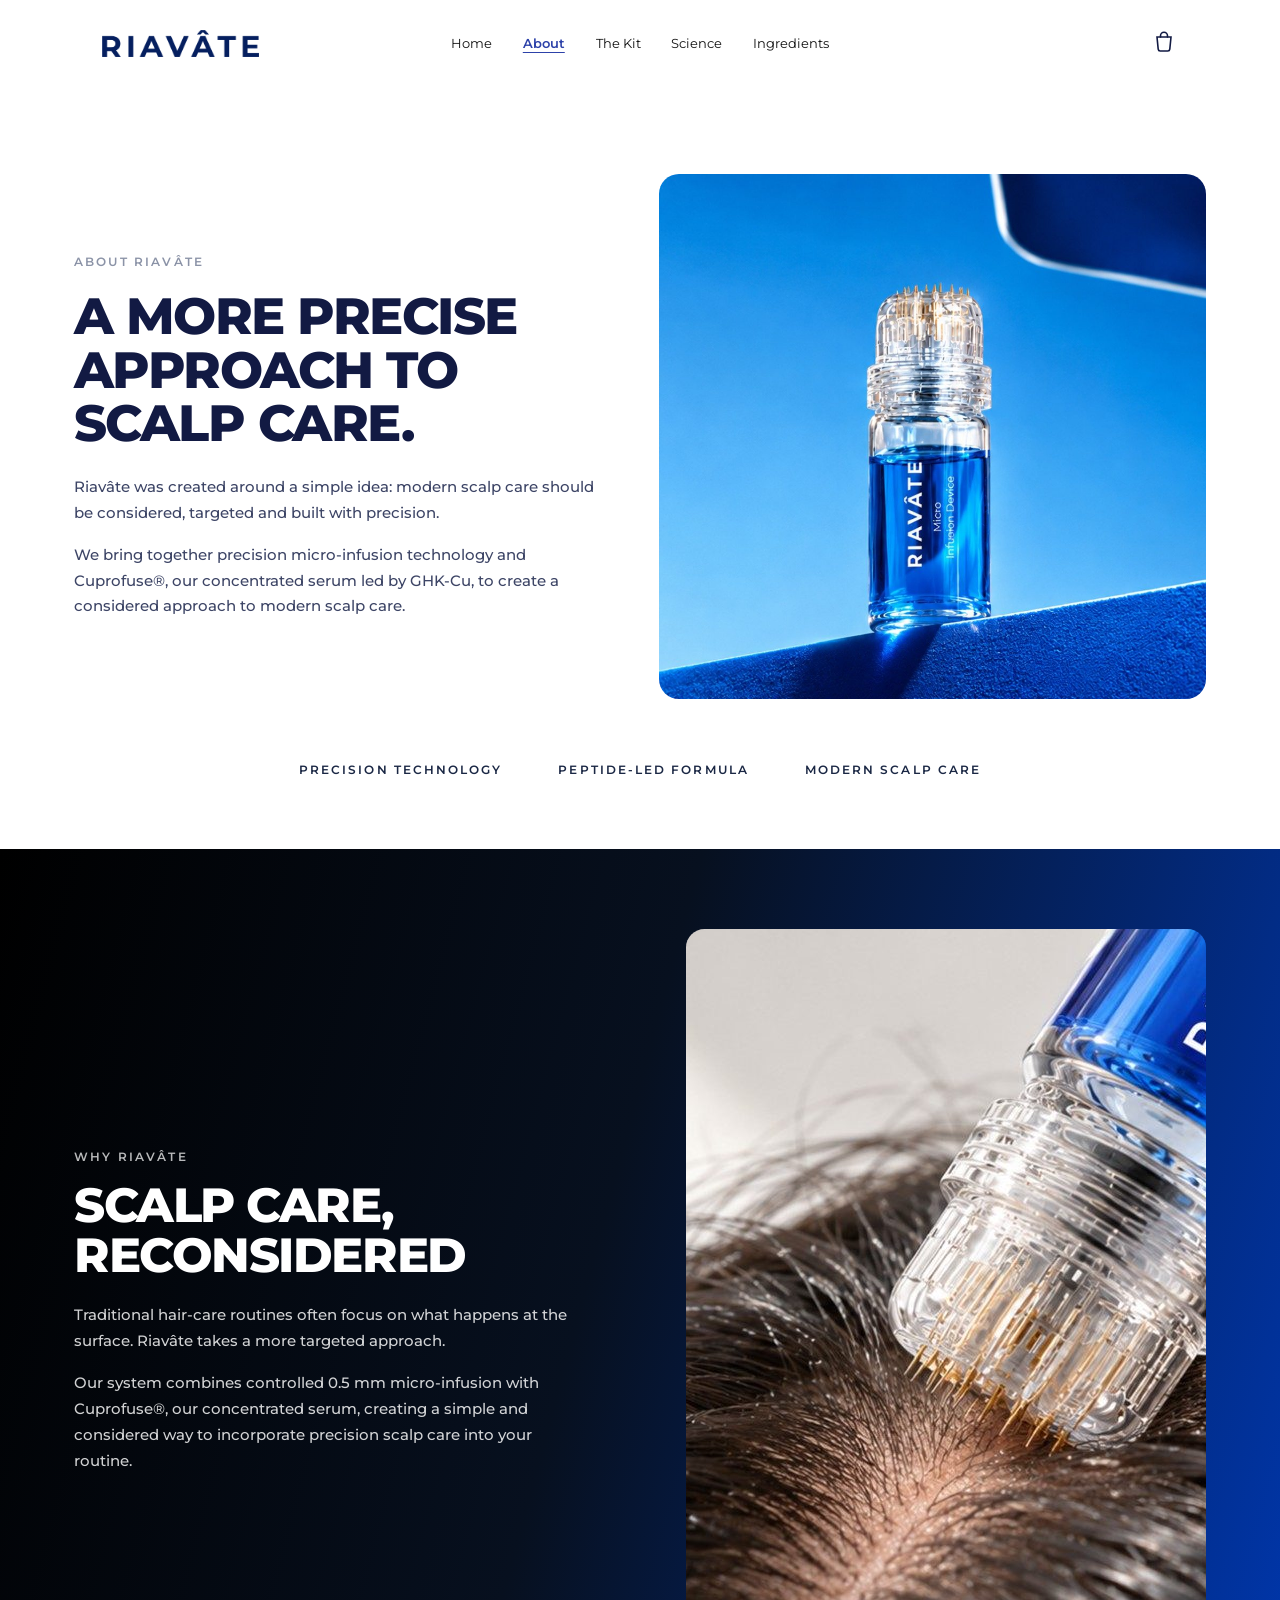
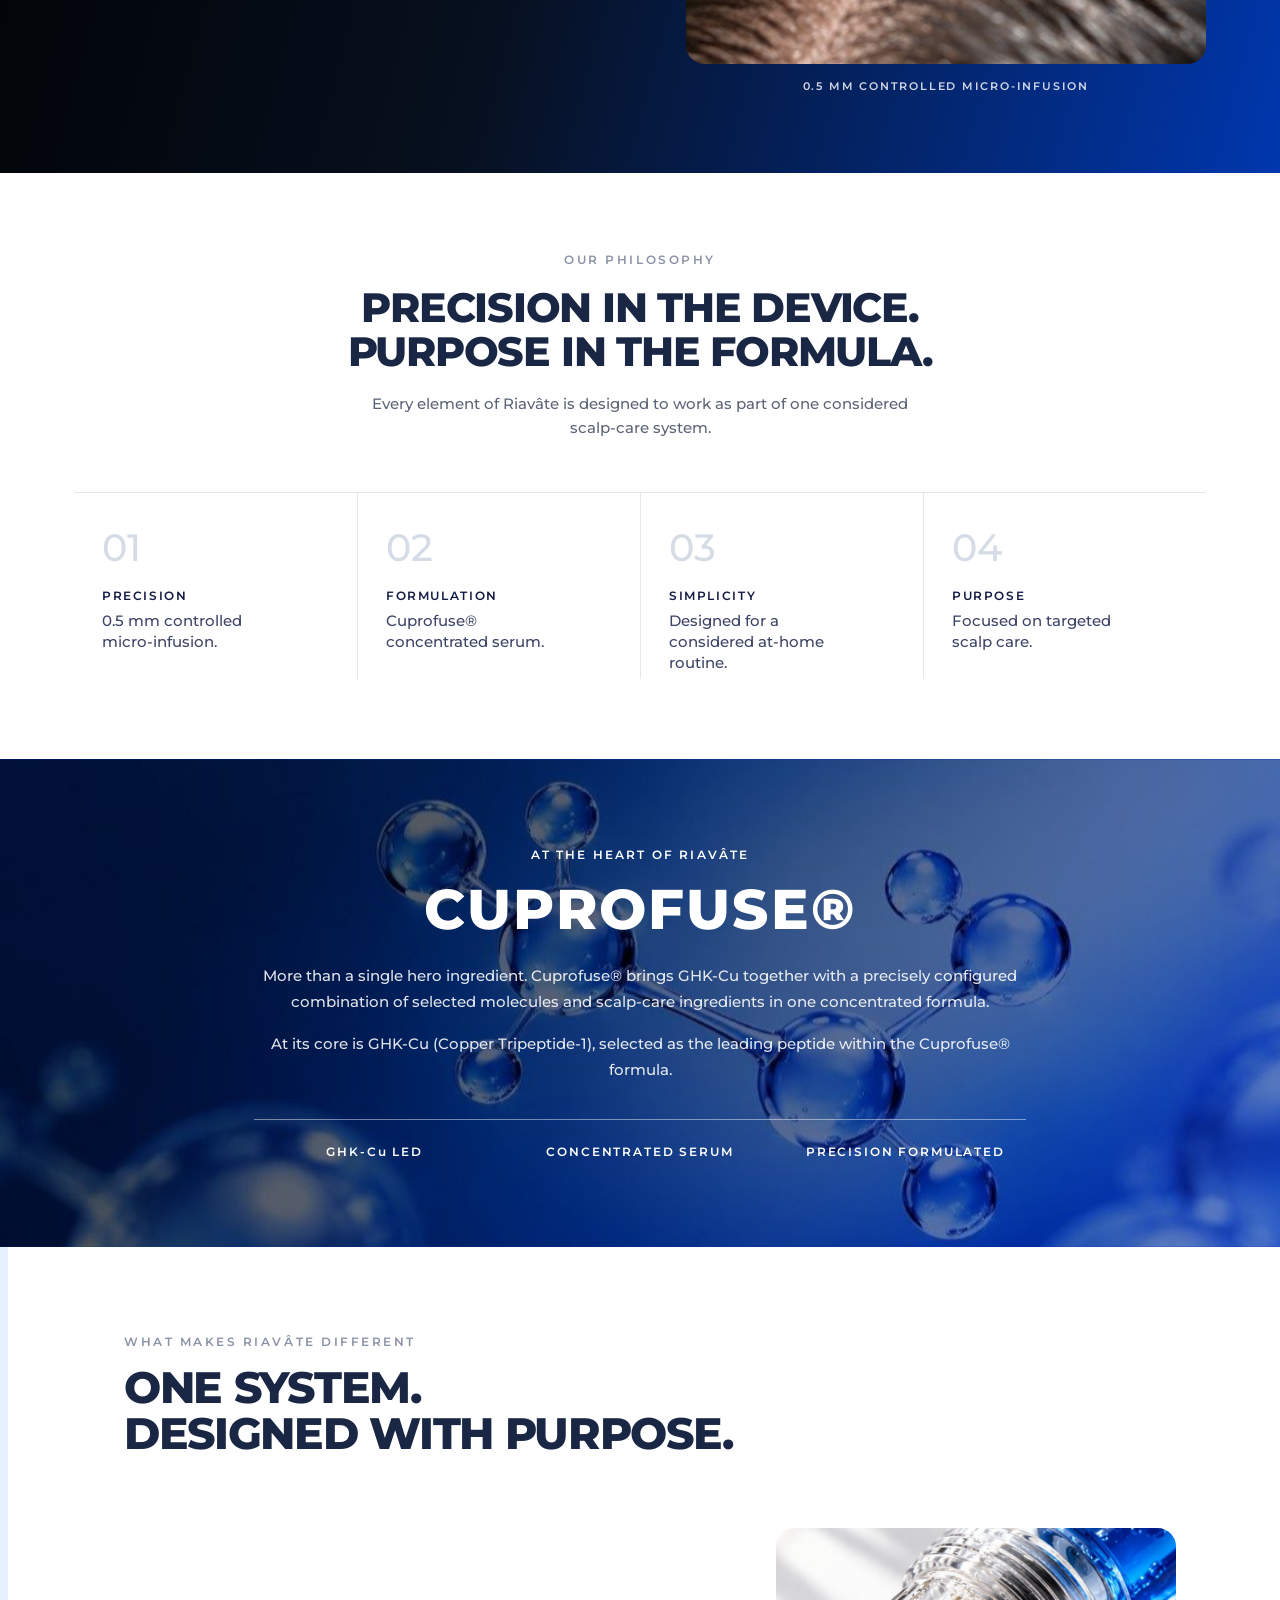
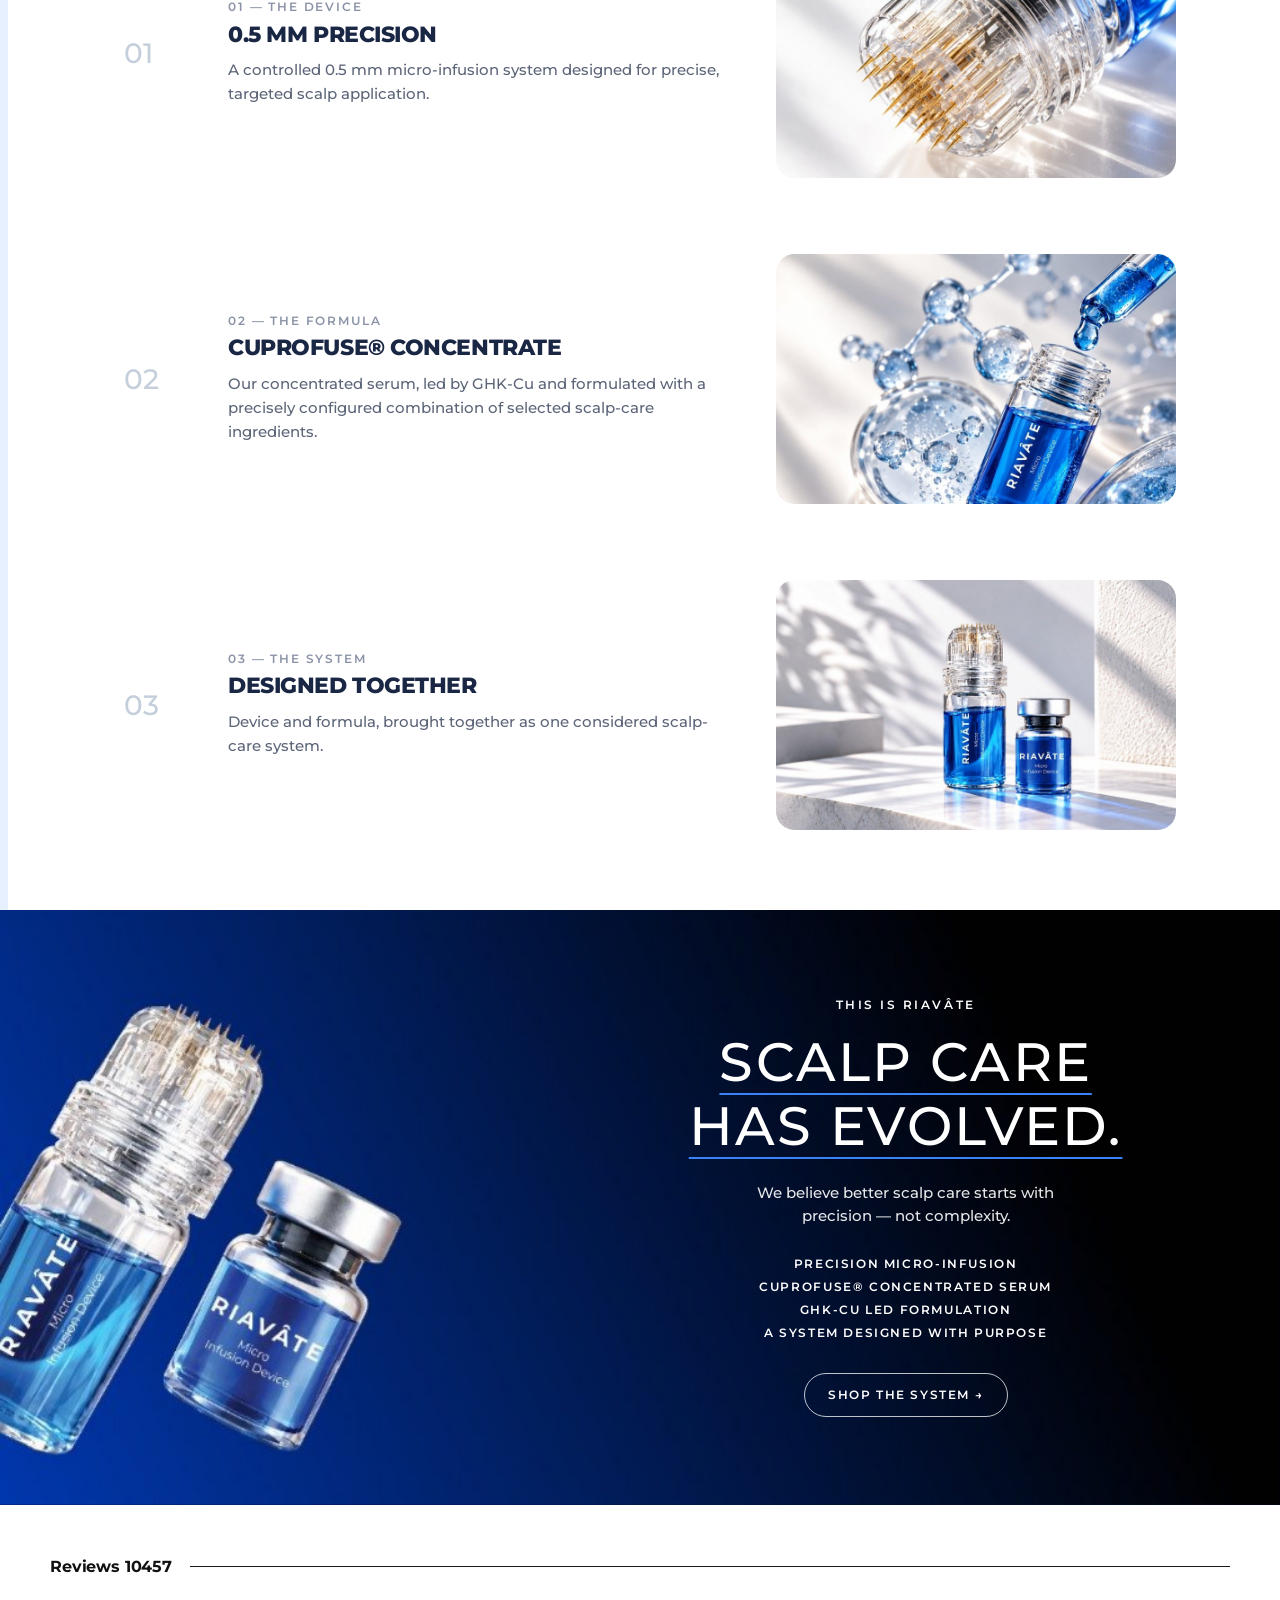
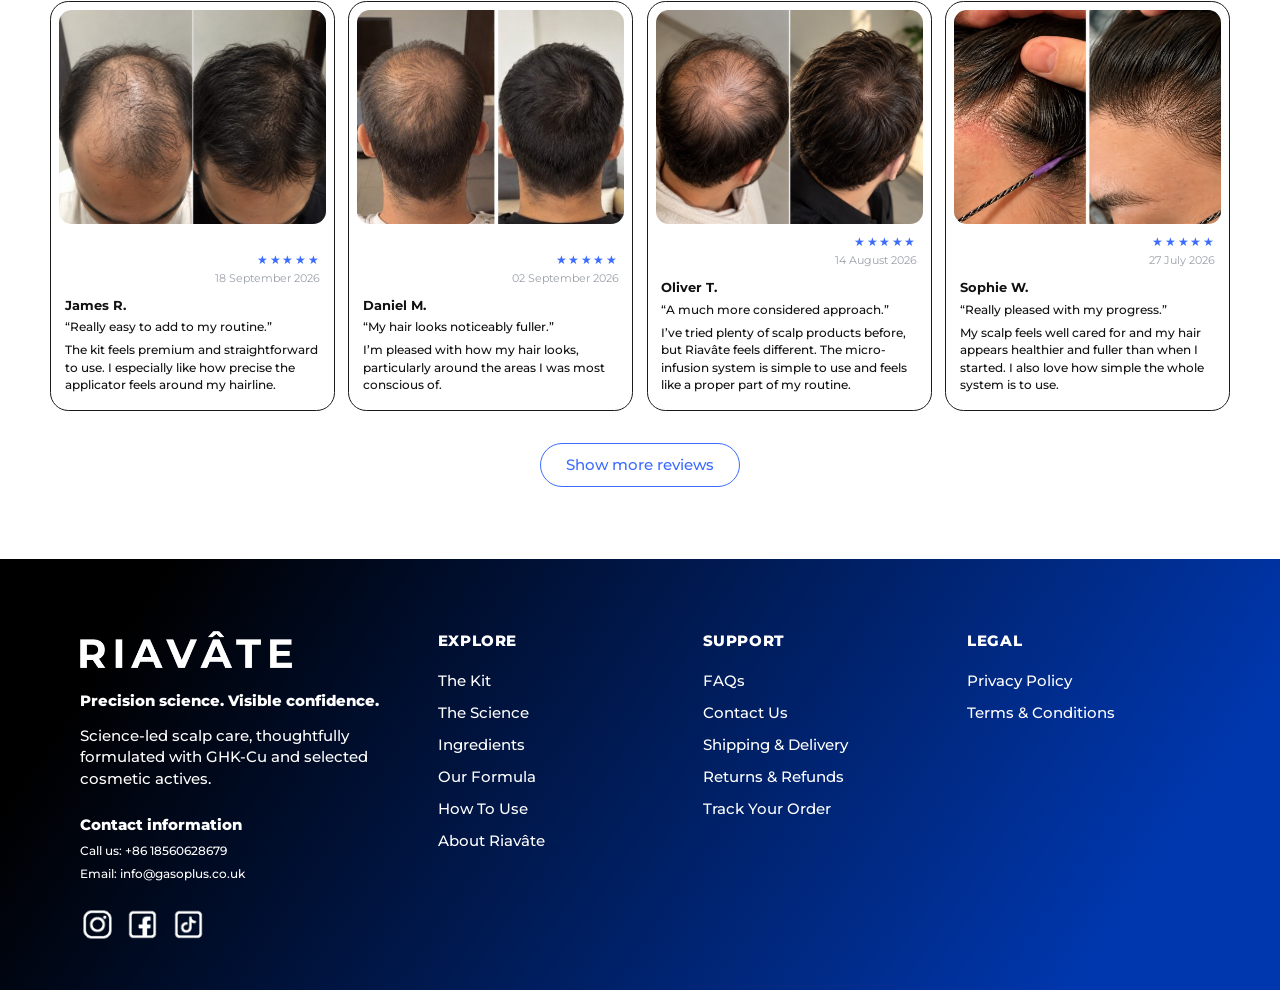
<file: about.html>
<!doctype html>
<html lang="en">
<head>
<meta charset="utf-8">
<meta name="viewport" content="width=device-width, initial-scale=1">
<title>Riavâte home</title>
<link href="https://fonts.googleapis.com/css2?family=Montserrat:wght@400;500;600;700;800&display=swap" rel="stylesheet">
<style>
*{box-sizing:border-box;margin:0}
body{font-family:Montserrat,sans-serif;color:#111;background:#fff}
img{display:block;max-width:100%}
p:empty{display:none}

  .site-header {
    position: relative;
    z-index: 20;
    background: #ffffff;
    color: #111111;
  }

  .site-header__bar {
    display: grid;
    grid-template-columns: 1fr auto 1fr;
    align-items: center;
    gap: 1rem;
    min-height: 86px;
    width: min(1440px, 100%);
    margin-inline: auto;
    padding-inline: clamp(1.25rem, 8vw, 7.125rem);
  }

  .site-header__logo {
    justify-self: start;
    display: flex;
    align-items: center;
    text-decoration: none;
    color: inherit;
  }

  .site-header__logo-image {
    width: auto;
    height: 27px;
    max-width: 160px;
  }

  .site-header__nav {
    justify-self: center;
  }

  .site-header__menu {
    display: flex;
    align-items: center;
    gap: clamp(1rem, 2.4vw, 2.4rem);
    margin: 0;
    padding: 0;
    list-style: none;
  }

  .site-header__menu a {
    color: #111111;
    font-size: 13px;
    font-weight: 400;
    line-height: 1.4;
    text-decoration: none;
  }

  .site-header__menu a[aria-current='page'] {
    color: #2d42a9;
    font-weight: 600;
    text-decoration: underline;
    text-underline-offset: 4px;
    text-decoration-thickness: 1px;
  }

  .site-header__menu a:hover,
  .site-header__menu a:focus-visible {
    color: #2d42a9;
  }

  .site-header__actions {
    justify-self: end;
    display: flex;
    align-items: center;
    gap: 0.75rem;
  }

  .site-header__cart {
    position: relative;
    display: flex;
    color: #121a43;
    text-decoration: none;
  }

  .site-header__cart svg {
    width: 28px;
    height: 28px;
  }

  .site-header__count {
    position: absolute;
    top: -6px;
    right: -8px;
    min-width: 16px;
    height: 16px;
    padding: 0 4px;
    border-radius: 999px;
    background: #121a43;
    color: #ffffff;
    font-size: 10px;
    line-height: 16px;
    text-align: center;
  }

  .site-header__toggle {
    display: none;
    width: 42px;
    height: 42px;
    padding: 0;
    border: 0;
    background: transparent;
    cursor: pointer;
  }

  .site-header__toggle-lines,
  .site-header__toggle-lines::before,
  .site-header__toggle-lines::after {
    display: block;
    width: 18px;
    height: 1.5px;
    background: #121a43;
    content: '';
  }

  .site-header__toggle-lines {
    position: relative;
    margin-inline: auto;
  }

  .site-header__toggle-lines::before,
  .site-header__toggle-lines::after {
    position: absolute;
    left: 0;
  }

  .site-header__toggle-lines::before {
    top: -6px;
  }

  .site-header__toggle-lines::after {
    top: 6px;
  }

  .site-header.is-open .site-header__toggle-lines {
    background: transparent;
  }

  .site-header.is-open .site-header__toggle-lines::before {
    top: 0;
    transform: rotate(45deg);
  }

  .site-header.is-open .site-header__toggle-lines::after {
    top: 0;
    transform: rotate(-45deg);
  }

  .visually-hidden {
    position: absolute;
    width: 1px;
    height: 1px;
    padding: 0;
    margin: -1px;
    overflow: hidden;
    clip: rect(0, 0, 0, 0);
    white-space: nowrap;
    border: 0;
  }

  @media screen and (max-width: 989px) {
    .site-header__bar {
      grid-template-columns: auto 1fr auto;
      min-height: 72px;
    }

    .site-header__toggle {
      display: inline-flex;
      align-items: center;
      justify-content: center;
    }

    .site-header__nav {
      display: none;
      position: absolute;
      top: 100%;
      left: 0;
      right: 0;
      justify-self: stretch;
      width: 100%;
      background: #ffffff;
      border-top: 1px solid #ececec;
      box-shadow: 0 16px 30px rgba(0, 0, 0, 0.06);
    }

    .site-header.is-open .site-header__nav {
      display: block;
    }

    .site-header__menu {
      flex-direction: column;
      align-items: stretch;
      gap: 0;
      padding: 0.5rem 0 0.75rem;
    }

    .site-header__menu a {
      display: block;
      padding: 0.9rem 1.25rem;
      font-size: 16px;
    }
  }


  .home-hero {
    position: relative;
    isolation: isolate;
    width: 100%;
    background-color: #ffffff;
    color: var(--hero-text, #000000);
  }

  .home-hero--height-adapt {
    aspect-ratio: 1440 / 650;
  }

  .home-hero--height-small {
    min-height: 420px;
  }

  .home-hero--height-medium {
    min-height: 560px;
  }

  .home-hero--height-large {
    min-height: 650px;
  }

  .home-hero__media {
    position: absolute;
    inset: 0;
    z-index: 0;
    overflow: hidden;
  }

  .home-hero__media picture,
  .home-hero__media img {
    width: 100%;
    height: 100%;
  }

  .home-hero__image {
    width: 100%;
    height: 100%;
    max-width: none;
    object-fit: cover;
    object-position: center center;
  }

  .home-hero__inner {
    position: relative;
    z-index: 1;
    display: flex;
    align-items: center;
    box-sizing: border-box;
    width: min(100%, 1440px);
    min-height: 100%;
    margin-inline: auto;
    padding-block: 2.5rem;
    padding-inline: clamp(1.25rem, calc(var(--hero-pad-x, 183) * 100% / 1440), calc(var(--hero-pad-x, 183) * 1px));
  }

  .home-hero--align-center .home-hero__inner {
    justify-content: center;
  }

  .home-hero__content {
    display: flex;
    flex-direction: column;
    align-items: flex-start;
    gap: 16px;
    width: min(100%, var(--hero-content-max, 494px));
    text-align: left;
  }

  .home-hero--align-center .home-hero__content {
    align-items: center;
    text-align: center;
  }

  .home-hero__eyebrow {
    margin: 0;
    font-family: var(--hero-text-font-family, Montserrat, sans-serif);
    font-style: var(--hero-text-font-style, normal);
    font-weight: var(--hero-text-font-weight, 500);
    font-size: 15px;
    line-height: 1.27;
    letter-spacing: 3.9px;
    text-transform: uppercase;
    color: var(--hero-text, #000000);
  }

  .home-hero__heading {
    margin: 0;
    max-width: 100%;
    font-family: var(--hero-heading-font-family, Montserrat, sans-serif);
    font-style: var(--hero-heading-font-style, normal);
    font-weight: var(--hero-heading-font-weight, 700);
    font-size: var(--hero-heading-size, 48px);
    line-height: 1.22;
    letter-spacing: 0;
    color: var(--hero-gradient-start, #121a43);
  }

  @supports (background-clip: text) or (-webkit-background-clip: text) {
    .home-hero__heading {
      background-image: linear-gradient(
        90deg,
        var(--hero-gradient-start, #121a43) 0%,
        var(--hero-gradient-end, #2d42a9) 100%
      );
      background-clip: text;
      -webkit-background-clip: text;
      color: transparent;
    }
  }

  .home-hero__heading--solid {
    background-image: none;
    color: var(--hero-heading-color, #121a43);
    -webkit-text-fill-color: currentcolor;
  }

  .home-hero__text {
    margin: 0;
    max-width: var(--hero-text-max, 411px);
    font-family: var(--hero-text-font-family, Montserrat, sans-serif);
    font-style: var(--hero-text-font-style, normal);
    font-weight: var(--hero-text-font-weight, 500);
    font-size: 14px;
    line-height: 1.25;
    color: var(--hero-text, #000000);
  }

  .home-hero--align-center .home-hero__text {
    max-width: min(100%, var(--hero-text-max, 411px));
  }

  .home-hero__button {
    display: inline-flex;
    align-items: center;
    justify-content: center;
    min-height: 43px;
    margin-top: 4px;
    padding: 0.65rem 1.75rem;
    border: 1px solid transparent;
    border-radius: 15px;
    background-image: linear-gradient(90deg, #121a43 0%, #2d42a9 100%);
    color: #ffffff;
    font-family: var(--hero-heading-font-family, Montserrat, sans-serif);
    font-weight: 700;
    font-size: 16px;
    line-height: 1.25;
    text-decoration: none;
  }

  .home-hero__button--secondary {
    background-image: none;
    background-color: transparent;
    border-color: #121a43;
    color: #121a43;
  }

  .home-hero__button:focus-visible {
    outline: 2px solid #121a43;
    outline-offset: 3px;
  }

  .home-hero__button[aria-disabled='true'] {
    cursor: not-allowed;
    opacity: 0.6;
  }

  @media screen and (max-width: 989px) {
    .home-hero__heading {
      font-size: clamp(2rem, 4.6vw, var(--hero-heading-size, 48px));
    }
  }

  @media screen and (max-width: 749px) {
    .home-hero,
    .home-hero--height-adapt,
    .home-hero--height-small,
    .home-hero--height-medium,
    .home-hero--height-large {
      display: flex;
      flex-direction: column;
      aspect-ratio: auto;
      min-height: 0;
    }

    .home-hero__media {
      position: relative;
      inset: auto;
      width: 100%;
      height: auto;
      aspect-ratio: 16 / 10;
    }

    .home-hero__image {
      object-position: 72% center;
    }

    .home-hero--has-mobile-image .home-hero__image {
      object-position: center center;
    }

    .home-hero__inner {
      width: 100%;
      min-height: 0;
      padding: 1.75rem 1.25rem 2.25rem;
    }

    .home-hero__heading {
      font-size: var(--hero-heading-size-mobile, 32px);
    }

    .home-hero__eyebrow {
      font-size: 12px;
      letter-spacing: 2.4px;
    }

    .home-hero__text {
      max-width: none;
      font-size: 15px;
      line-height: 1.5;
    }
  }


  .icon-row {
    background: var(--icon-row-bg, #f7f7f7);
    color: var(--icon-row-text, #111111);
  }

  .icon-row__list {
    display: grid;
    grid-template-columns: repeat(5, minmax(0, 1fr));
    gap: 1.25rem 1rem;
    width: min(1180px, calc(100% - 2.5rem));
    margin: 0 auto;
    padding: 1.35rem 0;
    list-style: none;
  }

  .icon-row__item {
    display: flex;
    align-items: center;
    gap: 0.7rem;
    min-width: 0;
  }

  .icon-row__icon {
    display: flex;
    flex: 0 0 auto;
    align-items: center;
    justify-content: center;
    width: 36px;
    height: 36px;
  }

  .icon-row__icon img,
  .icon-row__image {
    width: 28px;
    height: 28px;
    object-fit: contain;
  }

  .icon-row__copy {
    display: flex;
    flex-direction: column;
    gap: 0.15rem;
    min-width: 0;
  }

  .icon-row__title {
    font-size: 12px;
    font-weight: 800;
    line-height: 1.2;
    letter-spacing: 0.02em;
    text-transform: uppercase;
  }

  .icon-row__text {
    font-size: 11px;
    font-weight: 500;
    line-height: 1.3;
  }

  @media screen and (max-width: 989px) {
    .icon-row__list {
      grid-template-columns: repeat(3, minmax(0, 1fr));
    }
  }

  @media screen and (max-width: 749px) {
    .icon-row__list {
      grid-template-columns: 1fr 1fr;
      gap: 1rem 0.75rem;
      padding: 1.25rem 0;
    }

    .icon-row__item:last-child:nth-child(odd) {
      grid-column: 1 / -1;
    }
  }


  .precision {
    padding: 4.5rem 0 3.5rem;
    background: #ffffff;
    color: #111111;
  }

  .precision__intro {
    width: min(780px, calc(100% - 2.5rem));
    margin: 0 auto 2.5rem;
    text-align: center;
  }

  .precision__heading {
    margin: 0;
    font-size: clamp(1.75rem, 3vw, 2.25rem);
    font-weight: 700;
    line-height: 1.2;
    background-image: linear-gradient(90deg, #000000 16%, #2d42a9 85%);
    background-clip: text;
    -webkit-background-clip: text;
    color: transparent;
  }

  .precision__eyebrow {
    margin: 0.75rem 0 0;
    font-size: 14px;
    font-weight: 500;
    letter-spacing: 3.64px;
    text-transform: uppercase;
  }

  .precision__text {
    margin: 0.85rem auto 0;
    max-width: 46rem;
    font-size: 14px;
    font-weight: 500;
    line-height: 1.45;
  }

  .precision__stage {
    display: grid;
    grid-template-columns: minmax(0, 1fr) minmax(180px, 320px) minmax(0, 1fr);
    grid-template-areas:
      "top-left media top-right"
      "bottom-left media bottom-right";
    gap: 1.75rem 1.5rem;
    align-items: center;
    width: min(1100px, calc(100% - 2.5rem));
    margin-inline: auto;
  }

  .precision__media {
    grid-area: media;
  }

  .precision__image {
    width: 100%;
    height: auto;
    max-height: 420px;
    margin-inline: auto;
    object-fit: contain;
  }

  .precision__point h3 {
    margin: 0;
    font-size: 15px;
    font-weight: 800;
    line-height: 1.3;
  }

  .precision__point p {
    margin: 0.45rem 0 0;
    max-width: 16rem;
    font-size: 14px;
    font-weight: 500;
    line-height: 1.45;
  }

  .precision__point--top-left { grid-area: top-left; }
  .precision__point--bottom-left { grid-area: bottom-left; }
  .precision__point--top-right { grid-area: top-right; text-align: right; }
  .precision__point--bottom-right { grid-area: bottom-right; text-align: right; }

  .precision__point--top-right p,
  .precision__point--bottom-right p {
    margin-left: auto;
  }

  @media screen and (max-width: 989px) {
    .precision__stage {
      grid-template-columns: 1fr 1fr;
      grid-template-areas:
        "media media"
        "top-left top-right"
        "bottom-left bottom-right";
    }

    .precision__image {
      max-height: 320px;
    }
  }

  @media screen and (max-width: 749px) {
    .precision {
      padding: 3rem 0 2.5rem;
    }

    .precision__stage {
      grid-template-columns: 1fr;
      grid-template-areas:
        "media"
        "top-left"
        "top-right"
        "bottom-left"
        "bottom-right";
    }

    .precision__point,
    .precision__point--top-right,
    .precision__point--bottom-right {
      text-align: left;
    }

    .precision__point p,
    .precision__point--top-right p,
    .precision__point--bottom-right p {
      margin-left: 0;
      max-width: none;
    }
  }


  .media-text {
    display: grid;
    grid-template-columns: minmax(0, 1fr) minmax(0, 1fr);
    gap: clamp(1.5rem, 4vw, 4rem);
    align-items: center;
    width: min(1180px, calc(100% - 2.5rem));
    margin-inline: auto;
    padding-block: var(--media-pad, 72px);
  }

  .media-text--right .media-text__content {
    order: -1;
  }

  .media-text__image {
    width: 100%;
    height: auto;
    aspect-ratio: 1;
    object-fit: cover;
    border-radius: 16px;
  }

  .media-text__content {
    display: flex;
    flex-direction: column;
    align-items: flex-start;
    gap: 0.85rem;
    max-width: 32rem;
  }

  .media-text__eyebrow,
  .media-text__subheading {
    margin: 0;
    font-size: 15px;
    font-weight: 500;
    letter-spacing: 3.9px;
    text-transform: uppercase;
  }

  .media-text__heading {
    margin: 0;
    font-size: var(--media-heading-size, 48px);
    font-weight: 700;
    line-height: 1.15;
    background-image: linear-gradient(90deg, #121a43 0%, #2d42a9 100%);
    background-clip: text;
    -webkit-background-clip: text;
    color: transparent;
  }

  .media-text__text {
    font-size: 14px;
    font-weight: 500;
    line-height: 1.5;
  }

  .media-text__text p {
    margin: 0 0 0.75rem;
  }

  .media-text__text p:last-child {
    margin-bottom: 0;
  }

  .media-text__caption {
    margin: 0;
    color: #0037ae;
    font-size: 12px;
    font-weight: 500;
    line-height: 1.45;
    letter-spacing: 0.04em;
    text-transform: uppercase;
  }

  .media-text__button {
    display: inline-flex;
    align-items: center;
    justify-content: center;
    min-height: 43px;
    margin-top: 0.4rem;
    padding: 0.65rem 1.6rem;
    border-radius: 15px;
    background-image: linear-gradient(90deg, #121a43 0%, #2d42a9 100%);
    color: #ffffff;
    font-size: 16px;
    font-weight: 700;
    line-height: 1.2;
    text-decoration: none;
  }

  .media-text__button:focus-visible {
    outline: 2px solid #121a43;
    outline-offset: 3px;
  }

  @media screen and (max-width: 989px) {
    .media-text,
    .media-text--left {
      grid-template-columns: 1fr;
    }

    .media-text--left .media-text__content,
    .media-text--right .media-text__content {
      order: 2;
    }

    .media-text__media {
      order: 1;
    }

    .media-text__heading {
      font-size: clamp(1.75rem, 4vw, var(--media-heading-size, 48px));
    }
  }

  @media screen and (max-width: 749px) {
    .media-text,
    .media-text--left {
      padding-block: 2.5rem;
    }

    .media-text__heading {
      font-size: var(--media-heading-size-mobile, 32px);
    }

    .media-text__image {
      aspect-ratio: 4 / 3;
    }
  }


  .peptide {
    padding: 4.5rem 1.25rem 4rem;
    color: #ffffff;
    background-image: linear-gradient(124deg, #000000 8%, #021433 48%, #0037ae 100%);
  }

  .peptide__intro {
    width: min(640px, 100%);
    margin: 0 auto 2.75rem;
    text-align: center;
  }

  .peptide__eyebrow {
    margin: 0;
    font-size: 14px;
    font-weight: 500;
    letter-spacing: 3.64px;
    text-transform: uppercase;
  }

  .peptide__heading {
    margin: 0.65rem 0 0;
    font-size: clamp(2.5rem, 5vw, 4rem);
    font-weight: 700;
    line-height: 1.05;
  }

  .peptide__text {
    margin-top: 1rem;
    font-size: 14px;
    font-weight: 500;
    line-height: 1.5;
  }

  .peptide__text p {
    margin: 0 0 0.35rem;
  }

  .peptide__grid {
    display: grid;
    grid-template-columns: repeat(4, minmax(0, 1fr));
    gap: 1.5rem;
    width: min(1120px, 100%);
    margin: 0 auto;
    padding: 0;
    list-style: none;
  }

  .peptide__item {
    text-align: center;
  }

  .peptide__icon {
    display: flex;
    align-items: center;
    justify-content: center;
    height: 76px;
    margin-bottom: 0.85rem;
  }

  .peptide__icon img,
  .peptide__icon-image {
    width: 72px;
    height: 72px;
    object-fit: contain;
  }

  .peptide__item h3 {
    margin: 0;
    font-size: 15px;
    font-weight: 800;
    line-height: 1.3;
  }

  .peptide__item p {
    margin: 0.55rem auto 0;
    max-width: 16rem;
    font-size: 14px;
    font-weight: 500;
    line-height: 1.45;
  }

  @media screen and (max-width: 989px) {
    .peptide__grid {
      grid-template-columns: 1fr 1fr;
      gap: 2rem 1rem;
    }
  }

  @media screen and (max-width: 549px) {
    .peptide {
      padding: 3rem 1.25rem;
    }

    .peptide__grid {
      grid-template-columns: 1fr;
    }
  }


  .results {
    padding: 4.5rem 0 4rem;
    background: #ffffff;
  }

  .results__heading {
    width: min(640px, calc(100% - 2.5rem));
    margin: 0 auto 2rem;
    text-align: center;
    font-size: clamp(1.75rem, 3vw, 2.25rem);
    font-weight: 700;
    line-height: 1.2;
    background-image: linear-gradient(90deg, #000000 16%, #2d42a9 85%);
    background-clip: text;
    -webkit-background-clip: text;
    color: transparent;
  }

  .results__grid {
    display: grid;
    grid-template-columns: repeat(3, minmax(0, 1fr));
    gap: 1.5rem;
    width: min(1080px, calc(100% - 2.5rem));
    margin: 0 auto;
    padding: 0;
    list-style: none;
  }

  .results__card {
    display: flex;
    flex-direction: column;
    overflow: hidden;
    border-radius: 19px;
    background: #f6f6f6;
  }

  .results__photo {
    aspect-ratio: 320 / 210;
    overflow: hidden;
  }

  .results__image {
    width: 100%;
    height: 100%;
    object-fit: cover;
  }

  .results__body {
    display: flex;
    flex: 1;
    flex-direction: column;
    gap: 0.75rem;
    padding: 1rem 1.1rem 1.1rem;
  }

  .results__meta {
    display: flex;
    align-items: center;
    justify-content: space-between;
    gap: 0.5rem;
  }

  .results__name {
    margin: 0;
    font-size: 12px;
    font-weight: 500;
  }

  .results__badge {
    margin: 0;
    padding: 0.25rem 0.45rem;
    border-radius: 5px;
    background: #c3f6bd;
    font-size: 8px;
    font-weight: 500;
    line-height: 1.2;
    white-space: nowrap;
  }

  .results__quote {
    flex: 1;
    font-size: 12px;
    font-weight: 500;
    line-height: 1.45;
  }

  .results__quote p {
    margin: 0 0 0.45rem;
  }

  .results__quote p:first-child {
    font-size: 13px;
  }

  .results__product {
    display: flex;
    align-items: center;
    gap: 0.65rem;
    padding: 0.45rem;
    border-radius: 5px;
    background: #ffffff;
  }

  .results__product img {
    width: 42px;
    height: 42px;
    border-radius: 5px;
    object-fit: cover;
  }

  .results__product p {
    margin: 0;
    font-size: 10px;
    line-height: 1.35;
  }

  @media screen and (max-width: 989px) {
    .results__grid {
      grid-template-columns: 1fr 1fr;
    }
  }

  @media screen and (max-width: 749px) {
    .results {
      padding: 3rem 0;
    }

    .results__grid {
      grid-template-columns: 1fr;
      max-width: 420px;
    }
  }


  .reviews {
    padding: 1rem 0 4.5rem;
    background: #ffffff;
  }

  .reviews__card {
    width: min(1063px, calc(100% - 2.5rem));
    margin-inline: auto;
    padding: 2rem 1.5rem 1.5rem;
    border-radius: 16px;
    background: #ffffff;
    box-shadow: 4px 7px 16px rgba(0, 0, 0, 0.12);
  }

  .reviews__heading {
    margin: 0 0 1.25rem;
    text-align: center;
    font-size: clamp(1.6rem, 3vw, 2rem);
    font-weight: 700;
    background-image: linear-gradient(90deg, #121a43 0%, #2d42a9 100%);
    background-clip: text;
    -webkit-background-clip: text;
    color: transparent;
  }

  .reviews__top {
    display: flex;
    align-items: center;
    justify-content: space-between;
    gap: 1rem;
  }

  .reviews__score,
  .reviews__count {
    margin: 0;
    font-size: 14px;
    font-weight: 500;
  }

  .reviews__count {
    margin-top: 0.2rem;
  }

  .reviews__badge {
    display: inline-block;
    margin: 0.55rem 0 0;
    padding: 0.28rem 0.5rem;
    border-radius: 5px;
    background: #c3f6bd;
    font-size: 8px;
    font-weight: 500;
  }

  .reviews__button {
    display: inline-flex;
    align-items: center;
    justify-content: center;
    min-height: 43px;
    padding: 0.6rem 1.4rem;
    border: 1px solid #121a43;
    border-radius: 15px;
    background: transparent;
    color: #121a43;
    font-size: 16px;
    font-weight: 700;
    text-decoration: none;
  }

  .reviews__thumbs {
    display: grid;
    grid-template-columns: repeat(8, minmax(0, 1fr));
    gap: 0.7rem;
    margin: 1.4rem 0 0;
    padding: 0;
    list-style: none;
  }

  .reviews__thumb {
    width: 100%;
    height: 81px;
    border-radius: 16px;
    object-fit: cover;
  }

  .reviews__more {
    margin: 0.85rem 0 0;
    text-align: right;
    font-size: 14px;
    font-weight: 500;
  }

  .reviews__more a {
    color: inherit;
  }

  @media screen and (max-width: 989px) {
    .reviews__thumbs {
      grid-template-columns: repeat(4, minmax(0, 1fr));
    }
  }

  @media screen and (max-width: 749px) {
    .reviews {
      padding-bottom: 3rem;
    }

    .reviews__top {
      flex-direction: column;
      align-items: flex-start;
    }

    .reviews__thumbs {
      grid-template-columns: repeat(3, minmax(0, 1fr));
    }

    .reviews__thumb {
      height: 72px;
      border-radius: 12px;
    }
  }


  .site-footer {
    display: flex;
    flex-direction: column;
    margin-top: 0;
    color: #ffffff;
    background-image: linear-gradient(124deg, #000000 11%, #0037ae 87%);
  }

  .site-footer a {
    color: inherit;
    text-decoration: none;
  }

  .site-footer__inner {
    display: grid;
    grid-template-columns: minmax(220px, 1.4fr) repeat(3, minmax(140px, 1fr));
    gap: 2.5rem 2rem;
    width: min(1120px, calc(100% - 2.5rem));
    margin-inline: auto;
    padding: 4.5rem 0 1.5rem;
  }

  .site-footer__logo-image {
    width: auto;
    height: 37px;
    max-width: 212px;
  }

  .site-footer__tagline {
    margin: 1.4rem 0 0;
    font-size: 15px;
    font-weight: 800;
    line-height: 1.4;
  }

  .site-footer__text {
    max-width: 20rem;
    margin: 0.85rem 0 0;
    font-size: 15px;
    font-weight: 500;
    line-height: 1.45;
  }

  .site-footer__contact-label {
    margin: 1.6rem 0 0.45rem;
    font-size: 15px;
    font-weight: 800;
  }

  .site-footer__contact {
    display: block;
    margin-top: 0.35rem;
    font-size: 12px;
    font-weight: 500;
    line-height: 1.5;
  }

  .site-footer__heading {
    margin: 0 0 0.9rem;
    font-size: 15px;
    font-weight: 800;
    letter-spacing: 0.04em;
  }

  .site-footer__links {
    margin: 0;
    padding: 0;
    list-style: none;
  }

  .site-footer__links a {
    display: inline-block;
    padding: 0.35rem 0;
    font-size: 15px;
    font-weight: 500;
    line-height: 1.4;
    text-transform: capitalize;
  }

  .site-footer__links a:hover,
  .site-footer__links a:focus-visible,
  .site-footer__contact:hover,
  .site-footer__contact:focus-visible {
    text-decoration: underline;
  }

  .site-footer__social {
    display: flex;
    align-items: center;
    gap: 0.65rem;
    width: min(1120px, calc(100% - 2.5rem));
    margin-inline: auto;
    padding: 0 0 3rem;
  }

  .site-footer__social img {
    width: 35px;
    height: 35px;
    object-fit: contain;
  }

  @media screen and (max-width: 989px) {
    .site-footer__inner {
      grid-template-columns: 1fr 1fr;
    }

    .site-footer__brand {
      grid-column: 1 / -1;
    }
  }

  @media screen and (max-width: 749px) {
    .site-footer__inner {
      grid-template-columns: 1fr;
      padding-top: 3rem;
    }
  }

.home-hero{--hero-pad-x:183;--hero-content-max:494px;--hero-text-max:412px;--hero-heading-size:48px;--hero-heading-size-mobile:32px;--hero-gradient-start:#121A43;--hero-gradient-end:#2D42A9;--hero-text:#000;--hero-heading-font-family:Montserrat,sans-serif;--hero-heading-font-weight:700;--hero-text-font-family:Montserrat,sans-serif;--hero-text-font-weight:500}

.about-hero{background:#fff;color:#121a43}
.about-hero__inner{display:grid;grid-template-columns:minmax(0,1fr) minmax(0,1.05fr);gap:4rem;align-items:center;max-width:1180px;margin:0 auto;padding:5.5rem 1.5rem 2.5rem}
.about-hero__eyebrow{margin:0 0 1.25rem;font-size:.75rem;font-weight:600;letter-spacing:.18em;text-transform:uppercase;color:#8b93a7}
.about-hero__heading{margin:0;max-width:14ch;font-size:clamp(2rem,4vw,3.25rem);font-weight:800;line-height:1.05;letter-spacing:-.03em;text-transform:uppercase}
.about-hero__text{max-width:34rem;margin-top:1.5rem;font-size:.95rem;font-weight:500;line-height:1.7;color:#3d4566}
.about-hero__text p{margin:0}
.about-hero__text p+p{margin-top:1rem}
.about-hero__labels{display:flex;flex-wrap:wrap;justify-content:center;gap:1.25rem 3.5rem;max-width:1180px;margin:0 auto;padding:1.5rem 1.5rem 4.5rem;list-style:none;font-size:.72rem;font-weight:600;letter-spacing:.18em;text-transform:uppercase;color:#1a2744}
.about-hero__media{border-radius:1.25rem;overflow:hidden}
.about-hero__image{display:block;width:100%;height:auto;aspect-ratio:1/0.96;object-fit:cover}
.about-reconsidered{color:#fff;background:linear-gradient(105deg,#000 0%,#07101f 46%,#0037ae 100%)}
.about-reconsidered__inner{display:grid;grid-template-columns:minmax(0,1fr) minmax(0,.95fr);gap:4rem;align-items:center;max-width:1180px;margin:0 auto;padding:5rem 1.5rem}
.about-reconsidered__eyebrow{margin:0 0 1rem;font-size:.75rem;font-weight:600;letter-spacing:.18em;text-transform:uppercase;color:rgba(255,255,255,.72)}
.about-reconsidered__heading{margin:0;max-width:13ch;font-size:clamp(2rem,4vw,3rem);font-weight:800;line-height:1.05;letter-spacing:-.03em;text-transform:uppercase}
.about-reconsidered__text{max-width:32rem;margin-top:1.35rem;font-size:.95rem;font-weight:500;line-height:1.7;color:rgba(255,255,255,.82)}
.about-reconsidered__text p{margin:0}
.about-reconsidered__text p+p{margin-top:1rem}
.about-reconsidered__image{display:block;width:100%;aspect-ratio:16/11;object-fit:cover;border-radius:1.15rem}
.about-reconsidered__caption{margin:.95rem 0 0;font-size:.7rem;font-weight:600;letter-spacing:.16em;text-align:center;text-transform:uppercase;color:rgba(255,255,255,.82)}
.about-pillars{background:#fff;color:#121a43}
.about-pillars__inner{max-width:1180px;margin:0 auto;padding:5rem 1.5rem}
.about-pillars__intro{max-width:46rem;margin:0 auto 3.25rem;text-align:center}
.about-pillars__eyebrow{margin:0 0 1.1rem;font-size:.72rem;font-weight:600;letter-spacing:.22em;text-transform:uppercase;color:#8b93a7}
.about-pillars__heading{margin:0;font-size:clamp(1.85rem,3.2vw,2.7rem);font-weight:800;line-height:1.08;letter-spacing:-.03em;text-transform:uppercase;color:#1a2744}
.about-pillars__text{max-width:34rem;margin:1.15rem auto 0;font-size:.95rem;font-weight:500;line-height:1.6;color:#5c6578}
.about-pillars__list{display:grid;grid-template-columns:repeat(4,minmax(0,1fr));gap:0;margin:0;padding:0;border-top:1px solid #e4e7ee;list-style:none}
.about-pillars__item{padding:2.25rem 1.75rem .25rem;border-left:1px solid #e4e7ee}
.about-pillars__item:first-child{border-left:0}
.about-pillars__index{margin:0 0 1.35rem;font-size:clamp(2rem,3vw,2.65rem);font-weight:500;line-height:1;color:#d5dce6}
.about-pillars__title{margin:0 0 .45rem;font-size:.72rem;font-weight:600;letter-spacing:.14em;text-transform:uppercase}
.about-pillars__item-text{max-width:12rem;margin:0;font-size:.92rem;font-weight:500;line-height:1.45;color:#3d4566}
.about-formula{position:relative;overflow:hidden;color:#fff;background:#0037ae}
.about-formula__media{position:absolute;inset:0}
.about-formula__image{width:100%;height:100%;object-fit:cover}
.about-formula__inner{position:relative;z-index:1;max-width:820px;margin:0 auto;padding:5.5rem 1.5rem;text-align:center}
.about-formula__eyebrow{margin:0 0 .85rem;font-size:.75rem;font-weight:600;letter-spacing:.18em;text-transform:uppercase}
.about-formula__heading{margin:0;font-size:clamp(2.2rem,5vw,3.5rem);font-weight:800;letter-spacing:.04em;text-transform:uppercase}
.about-formula__subheading{margin:.75rem 0 0;font-size:1rem;font-weight:600;letter-spacing:.12em;text-transform:uppercase}
.about-formula__text{margin-top:1.25rem;font-size:.95rem;font-weight:500;line-height:1.7;color:rgba(255,255,255,.88)}
.about-formula__text p{margin:0}
.about-formula__text p+p{margin-top:1rem}
.about-formula__features{display:grid;grid-template-columns:repeat(3,minmax(0,1fr));gap:1.5rem;margin:2.25rem 0 0;padding:1.6rem 0 0;border-top:1px solid rgba(255,255,255,.45);list-style:none;text-align:center}
.about-formula__feature-title{margin:0;font-size:.72rem;font-weight:600;letter-spacing:.16em}
.about-formula__feature-text{margin:0;font-size:.85rem;font-weight:500;line-height:1.55;color:rgba(255,255,255,.82)}
.about-system{color:#1a2744;background:linear-gradient(#e7f0ff,#e7f0ff) left/8px 100% no-repeat #fff}
.about-system__inner{max-width:1120px;margin:0 auto;padding:5.5rem 1.5rem 5rem 2.75rem}
.about-system__intro{margin-bottom:4.5rem}
.about-system__heading{max-width:22ch}
.about-system__eyebrow{margin:0 0 1rem;font-size:.72rem;font-weight:600;letter-spacing:.22em;text-transform:uppercase;color:#8b93a7}
.about-system__heading{margin:0;font-size:clamp(2rem,3.4vw,2.85rem);font-weight:800;line-height:1.05;letter-spacing:-.03em;text-transform:uppercase}
.about-system__list{display:grid;gap:4.75rem;margin:0;padding:0;list-style:none}
.about-system__row{display:grid;grid-template-columns:4.25rem minmax(0,1fr) minmax(220px,38%);gap:1.25rem 2.25rem;align-items:center}
.about-system__index{margin:0;font-size:clamp(1.7rem,2.2vw,2.15rem);font-weight:500;line-height:1;color:#c5cedb}
.about-system__kicker{margin:0 0 .45rem;font-size:.72rem;font-weight:600;letter-spacing:.16em;text-transform:uppercase;color:#8b93a7}
.about-system__title{margin:0;font-size:clamp(1.15rem,1.7vw,1.45rem);font-weight:800;letter-spacing:-.02em;line-height:1.15;text-transform:uppercase}
.about-system__text{max-width:34rem;margin-top:.7rem;font-size:.92rem;font-weight:500;line-height:1.65;color:#5c6578}
.about-system__media{border-radius:1.15rem;overflow:hidden}
.about-system__image{display:block;width:100%;aspect-ratio:16/10;object-fit:cover}
.about-evolved{position:relative;overflow:hidden;color:#fff;background:#041433}
.about-evolved__media{position:absolute;inset:0}
.about-evolved__image{width:100%;height:100%;object-fit:cover;object-position:left center}
.about-evolved__copy{position:relative;z-index:1;width:min(34rem,calc(100% - 3rem));margin:0 8% 0 auto;padding:5.5rem 0;text-align:center}
.about-evolved__eyebrow{margin:0 0 1.1rem;font-size:.72rem;font-weight:600;letter-spacing:.22em;text-transform:uppercase}
.about-evolved__heading{margin:0;font-size:clamp(2.1rem,4.2vw,3.35rem);font-weight:500;line-height:1.2;letter-spacing:.04em;text-transform:uppercase;text-decoration:underline;text-decoration-color:#3b82f6;text-decoration-thickness:2px;text-underline-offset:.22em}
.about-evolved__text{max-width:22rem;margin:1.4rem auto 0;font-size:.95rem;font-weight:500;line-height:1.55;color:rgba(255,255,255,.9)}
.about-evolved__text p{margin:0}
.about-evolved__points{margin:1.6rem 0 0;padding:0;list-style:none;font-size:.72rem;font-weight:600;letter-spacing:.14em;line-height:2;text-transform:uppercase}
.about-evolved__button{display:inline-flex;margin-top:1.75rem;padding:.85rem 1.45rem;border:1px solid rgba(255,255,255,.75);border-radius:999px;color:#fff;font-size:.72rem;font-weight:600;letter-spacing:.14em;text-decoration:none;text-transform:uppercase}
.about-reviews{padding:3.25rem 0 4.5rem;background:#fff;color:#111}
.about-reviews__inner{width:min(1180px,calc(100% - 3rem));margin:0 auto}
.about-reviews__head{display:flex;align-items:center;gap:1.1rem;margin-bottom:1.6rem}
.about-reviews__heading{margin:0;font-size:1rem;font-weight:700;letter-spacing:-.01em;white-space:nowrap}
.about-reviews__rule{flex:1;height:1px;background:#1a1a1a}
.about-reviews__grid{display:grid;grid-template-columns:repeat(4,minmax(0,1fr));gap:.85rem;margin:0;padding:0;list-style:none}
.about-reviews__card{display:flex;flex-direction:column;min-height:100%;padding:.5rem .5rem .95rem;border:1px solid #1a1a1a;border-radius:1.15rem;background:#fff}
.about-reviews__photo{overflow:hidden;border-radius:.8rem}
.about-reviews__image{display:block;width:100%;aspect-ratio:5/4;object-fit:cover;object-position:center}
.about-reviews__body{display:flex;flex:1;flex-direction:column;justify-content:flex-end;padding:.85rem .35rem .1rem}
.about-reviews__stars{margin:0;color:#3b6cff;font-size:.72rem;letter-spacing:.14em;line-height:1;text-align:right}
.about-reviews__date{margin:.28rem 0 .75rem;color:#9aa0a8;font-size:.68rem;text-align:right}
.about-reviews__name{margin:0 0 .35rem;font-size:.82rem;font-weight:700}
.about-reviews__quote{font-size:.75rem;font-weight:500;line-height:1.45}
.about-reviews__quote p{margin:0 0 .35rem}
.about-reviews__quote p:last-child{margin-bottom:0}
.about-reviews__more{margin:2rem 0 0;text-align:center}
.about-reviews__button{display:inline-flex;align-items:center;justify-content:center;min-width:11.5rem;padding:.7rem 1.55rem;border:1.5px solid #3b6cff;border-radius:999px;color:#3b6cff;font-size:.95rem;font-weight:500;text-decoration:none}
@media screen and (max-width:989px){
.about-hero__inner,.about-reconsidered__inner{grid-template-columns:1fr}
.about-evolved__copy{z-index:2;margin:0 auto;padding:4.5rem 0}
.about-evolved::before{content:"";position:absolute;inset:0;z-index:1;background:rgba(2,12,40,.45)}
.about-system__row{grid-template-columns:3rem minmax(0,1fr);gap:.75rem 1rem}
.about-system__media{grid-column:1 / -1}
.about-hero__inner,.about-reconsidered__inner{gap:2rem}
.about-system__row--image-left .about-system__media{order:0}
.about-pillars__list{grid-template-columns:1fr 1fr}
.about-pillars__item:nth-child(odd){border-left:0}
.about-pillars__item:nth-child(n+3){border-top:1px solid #e4e7ee}
.about-reviews__grid{grid-template-columns:1fr 1fr}
}
@media screen and (max-width:749px){
.about-pillars__list,.about-formula__features{grid-template-columns:1fr}
.about-pillars__item{border-left:0}
.about-pillars__item:nth-child(n+2){border-top:1px solid #e4e7ee}
.about-hero__inner,.about-reconsidered__inner,.about-pillars__inner,.about-system__inner{padding-left:1.25rem;padding-right:1.25rem}
.about-reviews__inner{width:min(1180px,calc(100% - 2.5rem))}
.about-reviews__grid{grid-template-columns:1fr;max-width:420px;margin-inline:auto}
}

</style>
<link rel="stylesheet" href="assets/motion.css">
<script src="assets/motion.js" defer></script>
</head>
<body>
<header class="site-header" data-header>
  <div class="site-header__bar">
    <a class="site-header__logo" href="#"><img class="site-header__logo-image" src="/assets/logo.png" alt="Riavâte" width="156" height="27"></a>
    <nav class="site-header__nav" id="nav"><ul class="site-header__menu">
      <li><a href="/">Home</a></li><li><a href="/about.html" aria-current="page">About</a></li><li><a href="/kit.html">The Kit</a></li><li><a href="/science.html">Science</a></li><li><a href="/ingredients.html">Ingredients</a></li>
    </ul></nav>
    <div class="site-header__actions">
      <a class="site-header__cart" href="/cart.html" aria-label="Cart"><svg width="28" height="28" viewBox="0 0 28 28"><path d="M7 8h14l-1.2 12.2a2 2 0 0 1-2 1.8H10.2a2 2 0 0 1-2-1.8L7 8Z" fill="none" stroke="currentColor" stroke-width="1.6"/><path d="M10.5 8V6.8A3.5 3.5 0 0 1 14 3.3a3.5 3.5 0 0 1 3.5 3.5V8" fill="none" stroke="currentColor" stroke-width="1.6" stroke-linecap="round"/></svg></a>
      <button class="site-header__toggle" type="button" data-menu-toggle aria-expanded="false" aria-controls="nav"><span class="site-header__toggle-lines"></span></button>
    </div>
  </div>
</header>
<section class="about-hero"><div class="about-hero__inner">
  <div class="about-hero__copy"><p class="about-hero__eyebrow">About Riavâte</p><h1 class="about-hero__heading">A more precise approach to scalp care.</h1><div class="about-hero__text"><p>Riavâte was created around a simple idea: modern scalp care should be considered, targeted and built with precision.</p><p>We bring together precision micro-infusion technology and Cuprofuse®, our concentrated serum led by GHK-Cu, to create a considered approach to modern scalp care.</p></div></div>
  <div class="about-hero__media"><img class="about-hero__image" src="/assets/about-hero.jpg" alt="Riavâte micro-infusion device" width="1024" height="992"></div>
</div>
<ul class="about-hero__labels"><li>Precision technology</li><li>Peptide-led formula</li><li>Modern scalp care</li></ul>
</section>
<section class="about-reconsidered"><div class="about-reconsidered__inner">
  <div class="about-reconsidered__copy"><p class="about-reconsidered__eyebrow">Why Riavâte</p><h2 class="about-reconsidered__heading">Scalp care,<br>reconsidered</h2><div class="about-reconsidered__text"><p>Traditional hair-care routines often focus on what happens at the surface. Riavâte takes a more targeted approach.</p><p>Our system combines controlled 0.5 mm micro-infusion with Cuprofuse®, our concentrated serum, creating a simple and considered way to incorporate precision scalp care into your routine.</p></div></div>
  <div class="about-reconsidered__media"><img class="about-reconsidered__image" src="/assets/about-scalp.jpg" alt="Riavâte device applied to the scalp" width="1024" height="735"><p class="about-reconsidered__caption">0.5 mm controlled micro-infusion</p></div>
</div></section>
<section class="about-pillars"><div class="about-pillars__inner"><div class="about-pillars__intro"><p class="about-pillars__eyebrow">Our philosophy</p><h2 class="about-pillars__heading">Precision in the device.<br>Purpose in the formula.</h2><div class="about-pillars__text"><p>Every element of Riavâte is designed to work as part of one considered scalp-care system.</p></div></div>
<ol class="about-pillars__list">
<li class="about-pillars__item"><p class="about-pillars__index">01</p><h3 class="about-pillars__title">Precision</h3><p class="about-pillars__item-text">0.5 mm controlled micro-infusion.</p></li>
<li class="about-pillars__item"><p class="about-pillars__index">02</p><h3 class="about-pillars__title">Formulation</h3><p class="about-pillars__item-text">Cuprofuse® concentrated serum.</p></li>
<li class="about-pillars__item"><p class="about-pillars__index">03</p><h3 class="about-pillars__title">Simplicity</h3><p class="about-pillars__item-text">Designed for a considered at-home routine.</p></li>
<li class="about-pillars__item"><p class="about-pillars__index">04</p><h3 class="about-pillars__title">Purpose</h3><p class="about-pillars__item-text">Focused on targeted scalp care.</p></li>
</ol></div></section>
<section class="about-formula"><div class="about-formula__media"><img class="about-formula__image" src="/assets/about-molecule.jpg" alt=""></div><div class="about-formula__inner">
<p class="about-formula__eyebrow">At the heart of Riavâte</p><h2 class="about-formula__heading">Cuprofuse®</h2>
<div class="about-formula__text"><p>More than a single hero ingredient. Cuprofuse® brings GHK-Cu together with a precisely configured combination of selected molecules and scalp-care ingredients in one concentrated formula.</p><p>At its core is GHK-Cu (Copper Tripeptide-1), selected as the leading peptide within the Cuprofuse® formula.</p></div>
<ul class="about-formula__features"><li><p class="about-formula__feature-title">GHK-Cu LED</p></li><li><p class="about-formula__feature-title">CONCENTRATED SERUM</p></li><li><p class="about-formula__feature-title">PRECISION FORMULATED</p></li></ul>
</div></section>
<section class="about-system"><div class="about-system__inner"><div class="about-system__intro"><p class="about-system__eyebrow">What makes Riavâte different</p><h2 class="about-system__heading">One system.<br>Designed with purpose.</h2></div>
<ol class="about-system__list">
<li class="about-system__row"><p class="about-system__index">01</p><div class="about-system__copy"><p class="about-system__kicker">01 — The device</p><h3 class="about-system__title">0.5 mm precision</h3><div class="about-system__text"><p>A controlled 0.5 mm micro-infusion system designed for precise, targeted scalp application.</p></div></div><div class="about-system__media"><img class="about-system__image" src="/assets/about-needles.jpg" alt="Gold-plated micro-infusion tips"></div></li>
<li class="about-system__row"><p class="about-system__index">02</p><div class="about-system__copy"><p class="about-system__kicker">02 — The formula</p><h3 class="about-system__title">Cuprofuse® concentrate</h3><div class="about-system__text"><p>Our concentrated serum, led by GHK-Cu and formulated with a precisely configured combination of selected scalp-care ingredients.</p></div></div><div class="about-system__media"><img class="about-system__image" src="/assets/about-serum.jpg" alt="Cuprofuse serum being measured into a vial"></div></li>
<li class="about-system__row"><p class="about-system__index">03</p><div class="about-system__copy"><p class="about-system__kicker">03 — The system</p><h3 class="about-system__title">Designed together</h3><div class="about-system__text"><p>Device and formula, brought together as one considered scalp-care system.</p></div></div><div class="about-system__media"><img class="about-system__image" src="/assets/about-kit.jpg" alt="Riavâte device and serum vial"></div></li>
</ol></div></section>
<section class="about-evolved">
<div class="about-evolved__media"><img class="about-evolved__image" src="/assets/about-evolved.jpg" alt=""></div>
<div class="about-evolved__copy"><p class="about-evolved__eyebrow">This is Riavâte</p><h2 class="about-evolved__heading">Scalp care<br>has evolved.</h2><div class="about-evolved__text"><p>We believe better scalp care starts with precision — not complexity.</p></div><ul class="about-evolved__points"><li>Precision micro-infusion</li><li>Cuprofuse® concentrated serum</li><li>GHK-Cu led formulation</li><li>A system designed with purpose</li></ul><a class="about-evolved__button" href="/kit.html">Shop the system →</a></div>
</section>
<section class="about-reviews">
  <div class="about-reviews__inner">
    <div class="about-reviews__head"><h2 class="about-reviews__heading">Reviews 10457</h2><span class="about-reviews__rule"></span></div>
    <ul class="about-reviews__grid">
      <li class="about-reviews__card"><div class="about-reviews__photo"><img class="about-reviews__image" src="/assets/product-review-1.jpg" alt="James R."></div><div class="about-reviews__body"><p class="about-reviews__stars" aria-label="5 out of 5 stars">★★★★★</p><p class="about-reviews__date">18 September 2026</p><p class="about-reviews__name">James R.</p><div class="about-reviews__quote"><p>“Really easy to add to my routine.”</p><p>The kit feels premium and straightforward to use. I especially like how precise the applicator feels around my hairline.</p></div></div></li>
      <li class="about-reviews__card"><div class="about-reviews__photo"><img class="about-reviews__image" src="/assets/about-review-daniel.jpg" alt="Daniel M."></div><div class="about-reviews__body"><p class="about-reviews__stars" aria-label="5 out of 5 stars">★★★★★</p><p class="about-reviews__date">02 September 2026</p><p class="about-reviews__name">Daniel M.</p><div class="about-reviews__quote"><p>“My hair looks noticeably fuller.”</p><p>I’m pleased with how my hair looks, particularly around the areas I was most conscious of.</p></div></div></li>
      <li class="about-reviews__card"><div class="about-reviews__photo"><img class="about-reviews__image" src="/assets/product-review-3.jpg" alt="Oliver T."></div><div class="about-reviews__body"><p class="about-reviews__stars" aria-label="5 out of 5 stars">★★★★★</p><p class="about-reviews__date">14 August 2026</p><p class="about-reviews__name">Oliver T.</p><div class="about-reviews__quote"><p>“A much more considered approach.”</p><p>I’ve tried plenty of scalp products before, but Riavâte feels different. The micro-infusion system is simple to use and feels like a proper part of my routine.</p></div></div></li>
      <li class="about-reviews__card"><div class="about-reviews__photo"><img class="about-reviews__image" src="/assets/product-review-4.jpg" alt="Sophie W."></div><div class="about-reviews__body"><p class="about-reviews__stars" aria-label="5 out of 5 stars">★★★★★</p><p class="about-reviews__date">27 July 2026</p><p class="about-reviews__name">Sophie W.</p><div class="about-reviews__quote"><p>“Really pleased with my progress.”</p><p>My scalp feels well cared for and my hair appears healthier and fuller than when I started. I also love how simple the whole system is to use.</p></div></div></li>
    </ul>
    <p class="about-reviews__more"><a class="about-reviews__button" href="/kit.html">Show more reviews</a></p>
  </div>
</section>
<footer class="site-footer">
  <div class="site-footer__inner">
    <div class="site-footer__brand">
      <img class="site-footer__logo-image" src="/assets/logo-white.png" alt="Riavâte">
      <p class="site-footer__tagline">Precision science. Visible confidence.</p>
      <p class="site-footer__text">Science-led scalp care, thoughtfully formulated with GHK-Cu and selected cosmetic actives.</p>
      <p class="site-footer__contact-label">Contact information</p>
      <a class="site-footer__contact" href="#">Call us: +86 18560628679</a>
      <a class="site-footer__contact" href="#">Email: info@gasoplus.co.uk</a>
    </div>
    <div class="site-footer__column"><p class="site-footer__heading">EXPLORE</p><ul class="site-footer__links"><li><a href="/kit.html">The Kit</a></li><li><a href="/science.html">The Science</a></li><li><a href="/ingredients.html">Ingredients</a></li><li><a href="#">Our Formula</a></li><li><a href="#">How to Use</a></li><li><a href="/about.html">About Riavâte</a></li></ul></div>
    <div class="site-footer__column"><p class="site-footer__heading">SUPPORT</p><ul class="site-footer__links"><li><a href="/info.html#faq">FAQs</a></li><li><a href="/info.html#contact">Contact Us</a></li><li><a href="/info.html#shipping">Shipping & Delivery</a></li><li><a href="/info.html#returns">Returns & Refunds</a></li><li><a href="/info.html#track">Track Your Order</a></li></ul></div>
    <div class="site-footer__column"><p class="site-footer__heading">LEGAL</p><ul class="site-footer__links"><li><a href="/info.html#privacy">Privacy Policy</a></li><li><a href="/info.html#terms">Terms & Conditions</a></li></ul></div>
  </div>
  <div class="site-footer__social">
    <a href="#"><img src="/assets/social-instagram.png" alt=""></a>
    <a href="#"><img src="/assets/social-facebook.png" alt=""></a>
    <a href="#"><img src="/assets/social-tiktok.png" alt=""></a>
  </div>
</footer>
<script>
document.addEventListener('click', (event) => {
  const toggle = event.target.closest('[data-menu-toggle]');
  if (!toggle) return;
  const header = toggle.closest('[data-header]');
  const open = header.classList.toggle('is-open');
  toggle.setAttribute('aria-expanded', open ? 'true' : 'false');
});
</script>
</body></html>
</file>
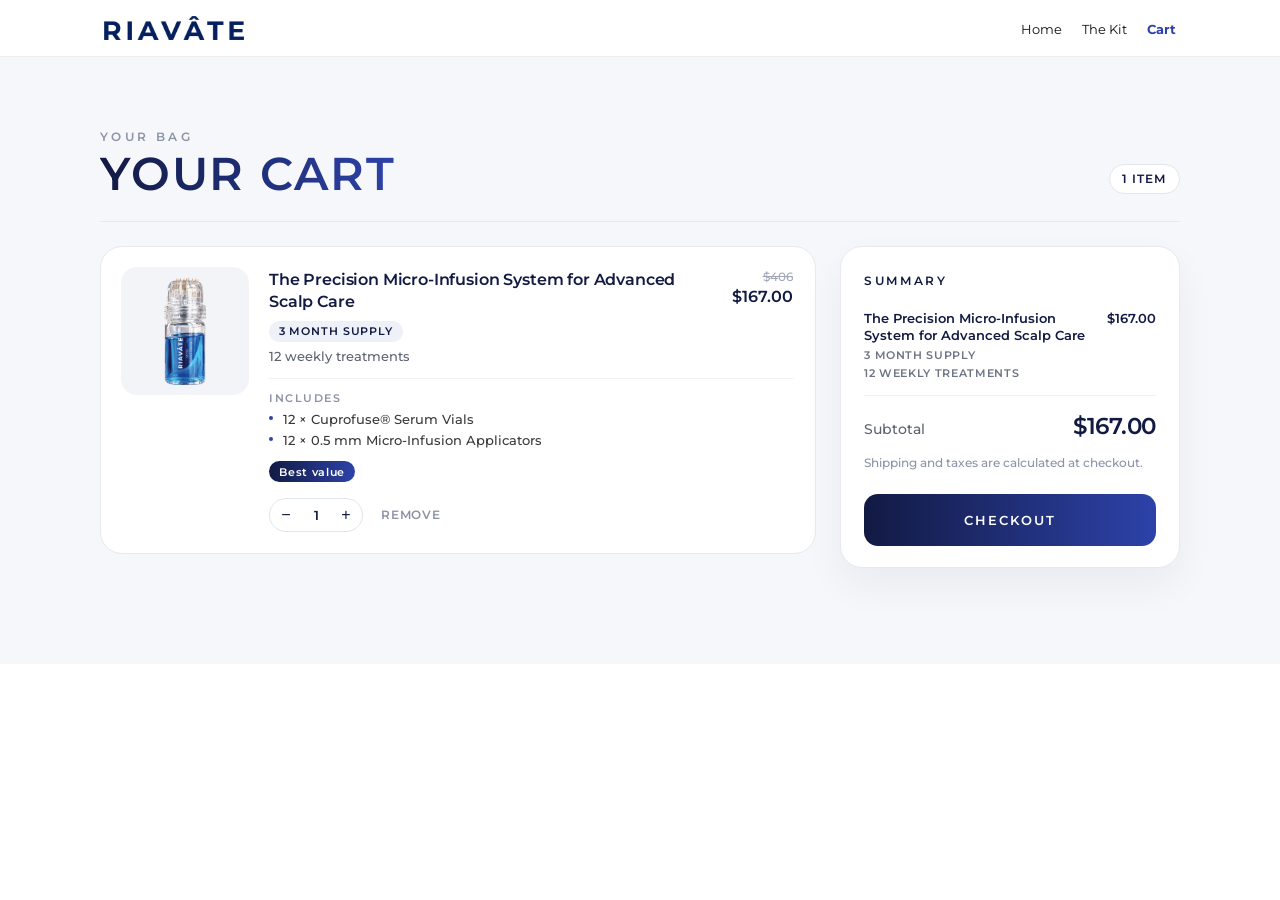
<file: cart.html>
<!doctype html>
<html lang="en">
<head>
<meta charset="utf-8">
<meta name="viewport" content="width=device-width, initial-scale=1">
<title>Cart · Riavâte</title>
<link href="https://fonts.googleapis.com/css2?family=Montserrat:wght@400;500;600;700;800&display=swap" rel="stylesheet">
<style>
*{box-sizing:border-box;margin:0}
body{font-family:Montserrat,sans-serif;color:#111;background:#fff}
img{display:block;max-width:100%}
.site-header{border-bottom:1px solid #eee}
.site-header__bar{display:flex;align-items:center;justify-content:space-between;max-width:1120px;margin:0 auto;padding:1rem 1.5rem}
.site-header__logo-image{width:140px;height:auto}
.site-header__menu{display:flex;gap:1.25rem;list-style:none;padding:0}
.site-header__menu a{color:#111;text-decoration:none;font-size:13px}
.site-header__menu a[aria-current]{color:#2d42a9;font-weight:700}

  .main-cart {
    padding: 4.5rem 1.5rem 6rem;
    background: #f6f7fa;
    color: #111111;
  }

  .main-cart__inner {
    width: min(1080px, 100%);
    margin: 0 auto;
  }

  .main-cart__header {
    display: flex;
    align-items: flex-end;
    justify-content: space-between;
    gap: 1.5rem;
    padding-bottom: 1.5rem;
    border-bottom: 1px solid #e6e9f0;
  }

  .main-cart__eyebrow {
    margin: 0 0 0.45rem;
    color: #8b93a7;
    font-size: 12px;
    font-weight: 600;
    letter-spacing: 0.28em;
    text-transform: uppercase;
  }

  .main-cart__heading {
    margin: 0;
    background: linear-gradient(90deg, #121a43, #2d42a9);
    -webkit-background-clip: text;
    background-clip: text;
    color: transparent;
    font-size: clamp(2.1rem, 4vw, 2.85rem);
    font-weight: 600;
    line-height: 1;
    letter-spacing: 0.04em;
    text-transform: uppercase;
  }

  .main-cart__count {
    margin: 0 0 0.2rem;
    padding: 0.4rem 0.8rem;
    border: 1px solid #e1e5ee;
    border-radius: 999px;
    background: #ffffff;
    color: #121a43;
    font-size: 12px;
    font-weight: 600;
    letter-spacing: 0.08em;
    text-transform: uppercase;
  }

  .main-cart__empty {
    max-width: 26rem;
    margin: 4.5rem auto 1rem;
    text-align: center;
  }

  .main-cart__empty-title {
    margin: 0;
    color: #121a43;
    font-size: 1.35rem;
    font-weight: 600;
    letter-spacing: -0.02em;
  }

  .main-cart__empty-note {
    margin: 0.7rem 0 1.6rem;
    color: #5c6370;
    font-size: 15px;
    font-weight: 500;
    line-height: 1.6;
  }

  .main-cart__layout {
    display: grid;
    grid-template-columns: minmax(0, 1fr) 340px;
    gap: 1.5rem;
    align-items: start;
    margin-top: 1.5rem;
  }

  .main-cart__items {
    margin: 0;
    padding: 0;
    list-style: none;
    overflow: hidden;
    border: 1px solid #e6e9f0;
    border-radius: 22px;
    background: #ffffff;
  }

  .main-cart__item {
    display: grid;
    grid-template-columns: 128px minmax(0, 1fr);
    gap: 1.25rem;
    align-items: stretch;
    padding: 1.25rem;
    border-bottom: 1px solid #eef0f4;
  }

  .main-cart__item:last-child {
    border-bottom: 0;
  }

  .main-cart__media {
    display: block;
    align-self: start;
    overflow: hidden;
    border-radius: 16px;
    background: #f3f4f8;
  }

  .main-cart__image {
    display: block;
    width: 128px;
    height: 128px;
    object-fit: contain;
    padding: 10px;
  }

  .main-cart__details {
    display: flex;
    flex-direction: column;
    justify-content: space-between;
    min-width: 0;
    padding: 0.15rem 0.15rem 0.1rem 0;
  }

  .main-cart__top {
    display: flex;
    align-items: flex-start;
    justify-content: space-between;
    gap: 1rem;
  }

  .main-cart__title {
    margin: 0;
    font-size: 16px;
    font-weight: 600;
    letter-spacing: -0.01em;
    line-height: 1.35;
  }

  .main-cart__title a {
    color: #121a43;
    text-decoration: none;
  }

  .main-cart__plan {
    display: inline-flex;
    margin: 0.5rem 0 0;
    padding: 0.22rem 0.6rem;
    border-radius: 999px;
    background: #eef1f8;
    color: #121a43;
    font-size: 11px;
    font-weight: 600;
    letter-spacing: 0.08em;
    text-transform: uppercase;
  }

  .main-cart__cadence {
    margin: 0.4rem 0 0;
    color: #5c6370;
    font-size: 13px;
    font-weight: 500;
  }

  .main-cart__includes {
    margin-top: 0.85rem;
    padding-top: 0.75rem;
    border-top: 1px solid #eef0f4;
  }

  .main-cart__includes p {
    margin: 0 0 0.35rem;
    color: #8b93a7;
    font-size: 11px;
    font-weight: 600;
    letter-spacing: 0.14em;
    text-transform: uppercase;
  }

  .main-cart__includes ul {
    margin: 0;
    padding: 0;
    list-style: none;
  }

  .main-cart__includes li {
    position: relative;
    margin: 0.15rem 0 0;
    padding-left: 0.85rem;
    color: #3a3a3a;
    font-size: 13px;
    font-weight: 500;
    line-height: 1.45;
  }

  .main-cart__includes li::before {
    content: "";
    position: absolute;
    top: 0.45em;
    left: 0;
    width: 4px;
    height: 4px;
    border-radius: 50%;
    background: #2d42a9;
  }

  .main-cart__badge {
    display: inline-flex;
    width: fit-content;
    margin-top: 0.7rem;
    padding: 0.2rem 0.65rem;
    border-radius: 999px;
    background: linear-gradient(90deg, #121a43, #2d42a9);
    color: #ffffff;
    font-size: 11px;
    font-weight: 600;
    letter-spacing: 0.06em;
  }

  .main-cart__actions {
    display: flex;
    align-items: center;
    gap: 1.1rem;
    margin-top: 1rem;
  }

  .main-cart__qty {
    display: inline-flex;
    align-items: center;
    border: 1px solid #e1e5ee;
    border-radius: 999px;
    background: #ffffff;
  }

  .main-cart__qty button {
    width: 32px;
    height: 32px;
    border: 0;
    border-radius: 999px;
    background: transparent;
    color: #121a43;
    font-size: 16px;
    line-height: 1;
    cursor: pointer;
  }

  .main-cart__qty input {
    width: 1.75rem;
    border: 0;
    background: transparent;
    color: #121a43;
    font: inherit;
    font-size: 13px;
    font-weight: 600;
    text-align: center;
  }

  .main-cart__qty input::-webkit-outer-spin-button,
  .main-cart__qty input::-webkit-inner-spin-button {
    margin: 0;
    -webkit-appearance: none;
  }

  .main-cart__remove {
    color: #8b93a7;
    font-size: 12px;
    font-weight: 600;
    letter-spacing: 0.08em;
    text-decoration: none;
    text-transform: uppercase;
  }

  .main-cart__price {
    flex-shrink: 0;
    text-align: right;
  }

  .main-cart__price p {
    margin: 0;
    color: #121a43;
    font-size: 16px;
    font-weight: 600;
  }

  .main-cart__price s {
    display: block;
    margin-bottom: 0.15rem;
    color: #a0a6b5;
    font-size: 12px;
    font-weight: 500;
  }

  .main-cart__summary {
    position: sticky;
    top: 1.25rem;
    padding: 1.6rem 1.45rem 1.35rem;
    border: 1px solid #e6e9f0;
    border-radius: 22px;
    background: #ffffff;
    box-shadow: 0 18px 40px rgba(18, 26, 67, 0.05);
  }

  .main-cart__summary h2 {
    margin: 0 0 0.35rem;
    color: #121a43;
    font-size: 12px;
    font-weight: 600;
    letter-spacing: 0.22em;
    text-transform: uppercase;
  }

  .main-cart__plans {
    margin: 0 0 1rem;
    padding: 0.35rem 0 0.9rem;
    list-style: none;
    border-bottom: 1px solid #eef0f4;
  }

  .main-cart__plans li {
    display: flex;
    align-items: flex-start;
    justify-content: space-between;
    gap: 1rem;
    margin-top: 0.7rem;
    color: #121a43;
    font-size: 13px;
    font-weight: 600;
    line-height: 1.35;
  }

  .main-cart__plans small {
    display: block;
    margin-top: 0.2rem;
    color: #6d7484;
    font-size: 11px;
    font-weight: 600;
    letter-spacing: 0.06em;
    text-transform: uppercase;
  }

  .main-cart__plans b {
    flex-shrink: 0;
    font-weight: 600;
  }

  .main-cart__row {
    display: flex;
    align-items: baseline;
    justify-content: space-between;
    gap: 1rem;
    color: #5c6370;
    font-size: 14px;
    font-weight: 500;
  }

  .main-cart__row strong {
    color: #121a43;
    font-size: 1.45rem;
    font-weight: 600;
    letter-spacing: -0.02em;
  }

  .main-cart__note {
    margin: 0.85rem 0 1.35rem;
    color: #8b93a7;
    font-size: 12px;
    font-weight: 500;
    line-height: 1.5;
  }

  .main-cart__checkout {
    display: inline-flex;
    align-items: center;
    justify-content: center;
    width: 100%;
    min-height: 52px;
    border: 0;
    border-radius: 14px;
    background: linear-gradient(90deg, #121a43, #2d42a9);
    color: #ffffff;
    font-family: inherit;
    font-size: 13px;
    font-weight: 600;
    letter-spacing: 0.16em;
    text-transform: uppercase;
    text-decoration: none;
    cursor: pointer;
  }

  .main-cart__empty .main-cart__checkout {
    width: auto;
    padding: 0 1.75rem;
  }

  .visually-hidden {
    position: absolute;
    width: 1px;
    height: 1px;
    padding: 0;
    margin: -1px;
    overflow: hidden;
    clip: rect(0, 0, 0, 0);
    border: 0;
  }

  @media screen and (max-width: 989px) {
    .main-cart__layout {
      grid-template-columns: 1fr;
    }

    .main-cart__summary {
      position: static;
    }
  }

  @media screen and (max-width: 749px) {
    .main-cart {
      padding: 2.75rem 1rem 3.5rem;
    }

    .main-cart__header {
      align-items: flex-start;
      flex-direction: column;
      gap: 0.85rem;
    }

    .main-cart__item {
      grid-template-columns: 96px minmax(0, 1fr);
      gap: 0.9rem;
      padding: 1rem;
    }

    .main-cart__image {
      width: 96px;
      height: 96px;
    }

    .main-cart__title {
      font-size: 14px;
    }

    .main-cart__price p {
      font-size: 14px;
    }
  }

</style>
</head>
<body>
<header class="site-header">
  <div class="site-header__bar">
    <a href="/"><img class="site-header__logo-image" src="/assets/logo.png" alt="Riavâte"></a>
    <nav><ul class="site-header__menu">
      <li><a href="/">Home</a></li>
      <li><a href="/kit.html">The Kit</a></li>
      <li><a href="/cart.html" aria-current="page">Cart</a></li>
    </ul></nav>
  </div>
</header>
<section class="main-cart" data-filled>
  <div class="main-cart__inner">
    <header class="main-cart__header">
      <div>
        <p class="main-cart__eyebrow">Your bag</p>
        <h1 class="main-cart__heading">Your cart</h1>
      </div>
      <p class="main-cart__count">1 item</p>
    </header>
    <form class="main-cart__layout" action="/cart.html" method="get">
      <ul class="main-cart__items">
        <li class="main-cart__item">
          <a class="main-cart__media" href="/kit.html"><img class="main-cart__image" src="/assets/product-compare-kit.png" alt="The Kit"></a>
          <div class="main-cart__details">
            <div class="main-cart__top">
              <div>
                <p class="main-cart__title"><a href="/kit.html">The Precision Micro-Infusion System for Advanced Scalp Care</a></p>
                <p class="main-cart__plan">3 month supply</p>
                <p class="main-cart__cadence">12 weekly treatments</p>
              </div>
              <div class="main-cart__price"><s>$406</s><p>$167.00</p></div>
            </div>
            <div class="main-cart__includes">
              <p>Includes</p>
              <ul>
                <li>12 × Cuprofuse® Serum Vials</li>
                <li>12 × 0.5 mm Micro-Infusion Applicators</li>
              </ul>
            </div>
            <p class="main-cart__badge">Best value</p>
            <div class="main-cart__actions">
              <div class="main-cart__qty">
                <button type="button" data-qty="minus" aria-label="Decrease quantity">−</button>
                <label><span class="visually-hidden">Quantity</span><input type="number" name="updates[]" value="1" min="0"></label>
                <button type="button" data-qty="plus" aria-label="Increase quantity">+</button>
              </div>
              <a class="main-cart__remove" href="/cart.html?empty=1">Remove</a>
            </div>
          </div>
        </li>
      </ul>
      <aside class="main-cart__summary">
        <h2>Summary</h2>
        <ul class="main-cart__plans">
          <li>
            <span>The Precision Micro-Infusion System for Advanced Scalp Care<small>3 month supply</small><small>12 weekly treatments</small></span>
            <b>$167.00</b>
          </li>
        </ul>
        <div class="main-cart__row"><span>Subtotal</span><strong>$167.00</strong></div>
        <p class="main-cart__note">Shipping and taxes are calculated at checkout.</p>
        <button class="main-cart__checkout" type="button">Checkout</button>
      </aside>
    </form>
  </div>
</section>
<section class="main-cart" data-empty hidden>
  <div class="main-cart__inner">
    <header class="main-cart__header">
      <div>
        <p class="main-cart__eyebrow">Your bag</p>
        <h1 class="main-cart__heading">Your cart</h1>
      </div>
    </header>
    <div class="main-cart__empty">
      <p class="main-cart__empty-title">Your cart is empty.</p>
      <p class="main-cart__empty-note">The precision micro-infusion system is ready when you are.</p>
      <a class="main-cart__checkout" href="/kit.html">Continue shopping</a>
    </div>
  </div>
</section>
<script>

  document.addEventListener('click', function (event) {
    var button = event.target.closest('[data-qty]');
    if (!button) return;
    var wrap = button.closest('.main-cart__qty');
    if (!wrap) return;
    var input = wrap.querySelector('input');
    if (!input) return;
    var current = parseInt(input.value, 10);
    if (isNaN(current)) current = 0;
    if (button.getAttribute('data-qty') === 'minus') {
      input.value = Math.max(0, current - 1);
    } else {
      input.value = current + 1;
    }
  });

if (location.search.indexOf('empty') !== -1) {
  document.querySelector('[data-filled]').hidden = true;
  document.querySelector('[data-empty]').hidden = false;
}
</script>
</body>
</html>
</file>
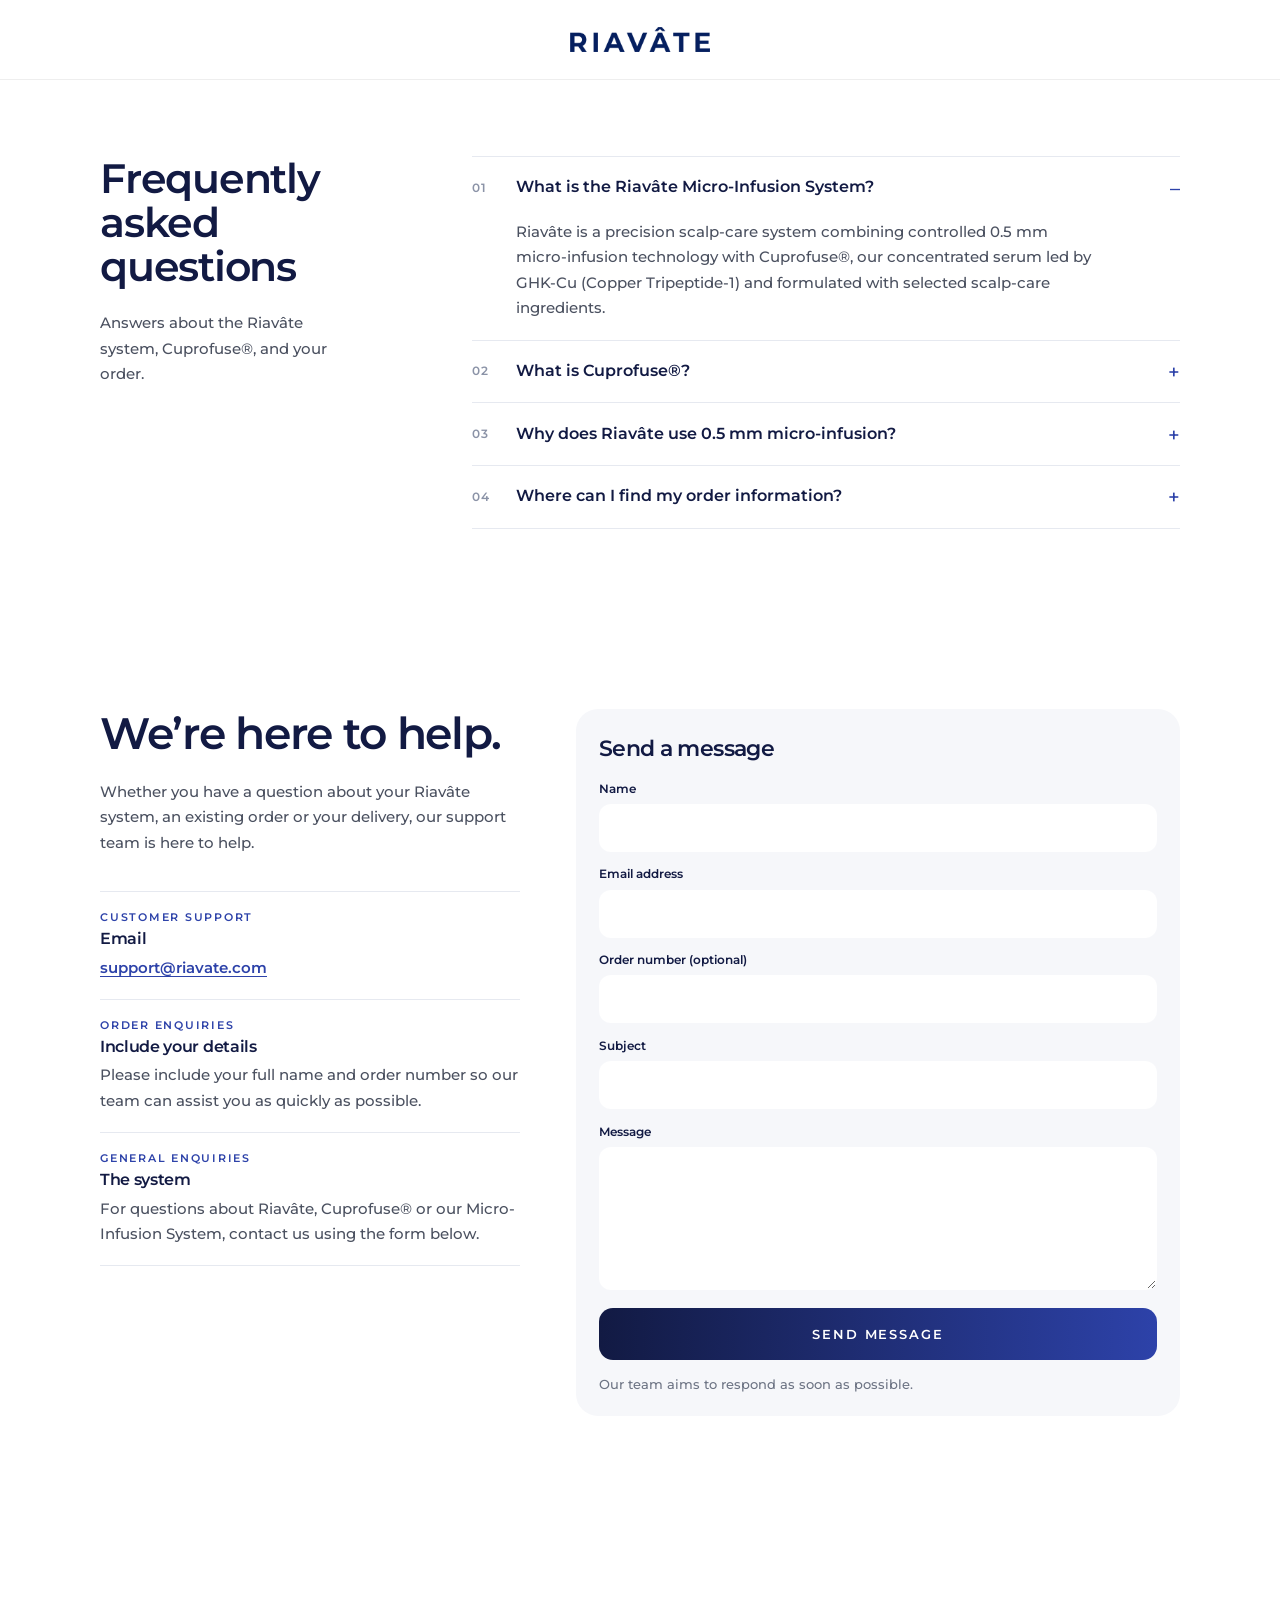
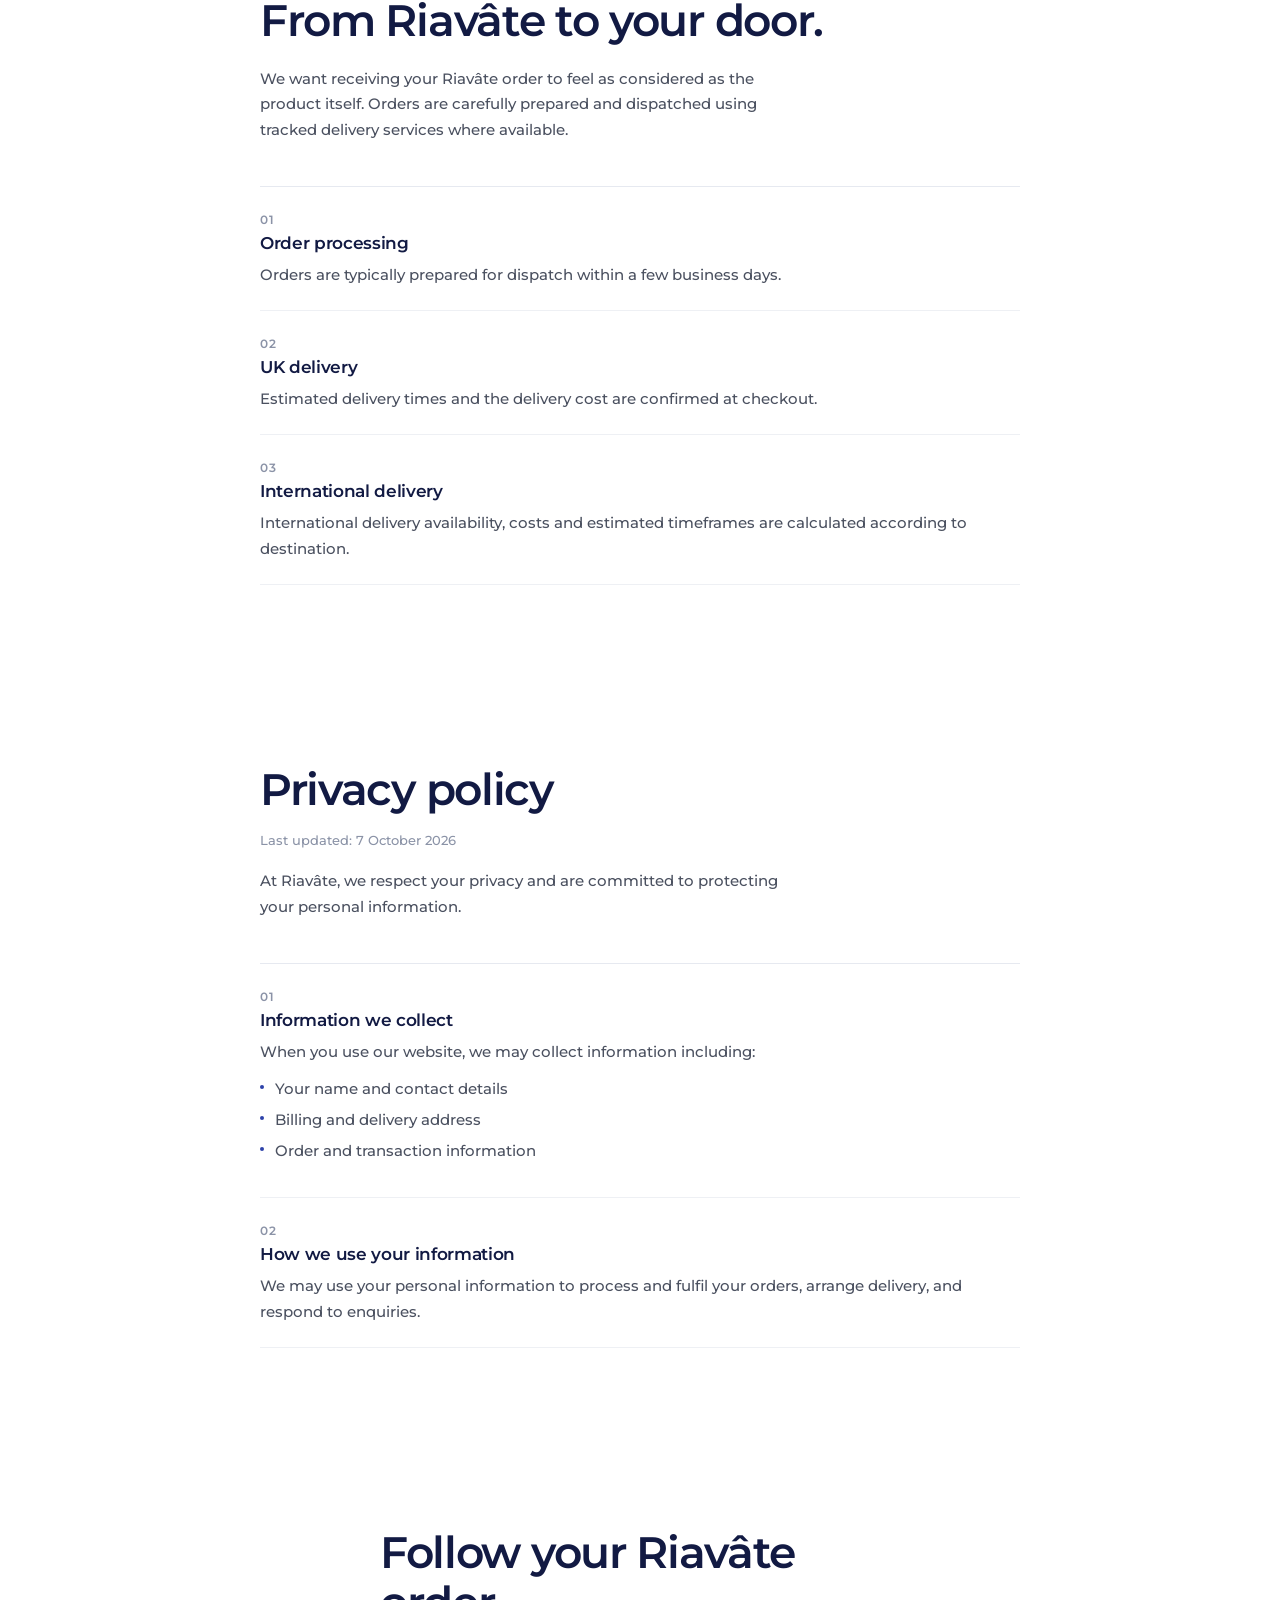
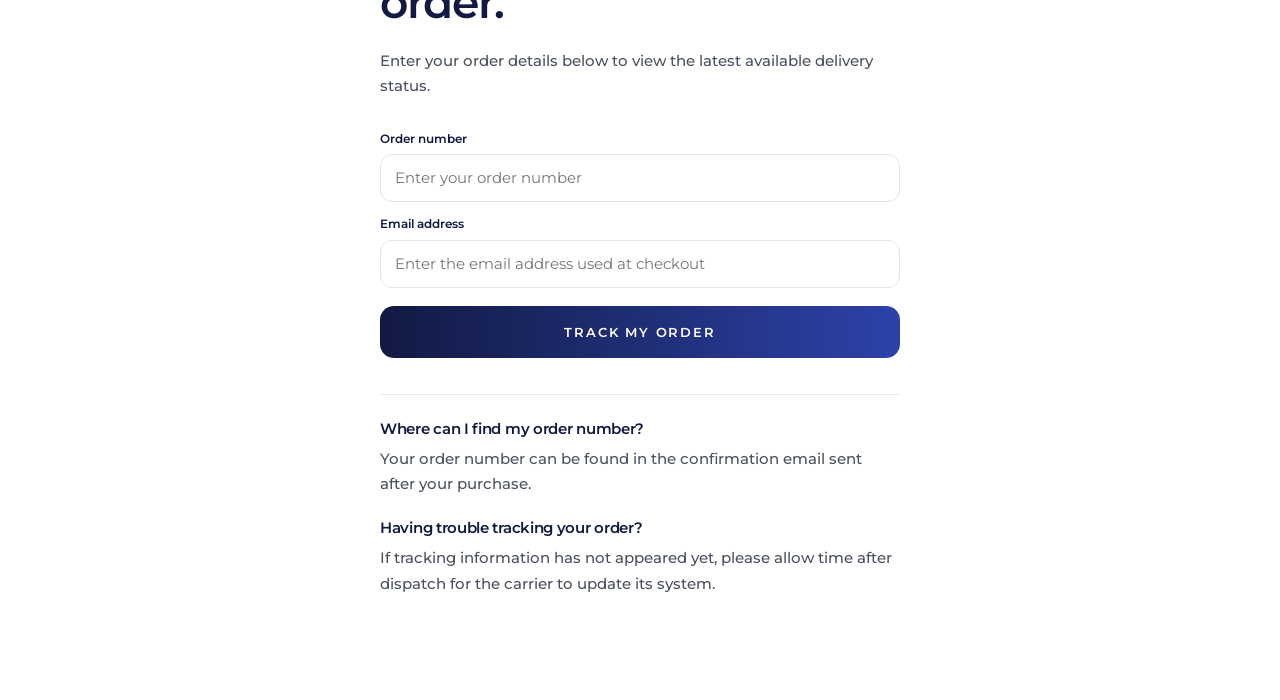
<file: info.html>
<!doctype html>
<html lang="en">
<head>
<meta charset="utf-8">
<meta name="viewport" content="width=device-width, initial-scale=1">
<title>Support · Riavâte</title>
<link href="https://fonts.googleapis.com/css2?family=Montserrat:wght@500;600;700&display=swap" rel="stylesheet">
<link href="/assets/base.css" rel="stylesheet">
<style>
*{box-sizing:border-box;margin:0}
body{font-family:Montserrat,sans-serif;background:#fff;color:#121a43}
.site-header{border-bottom:1px solid #eee}
.site-header__bar{display:flex;align-items:center;max-width:1120px;margin:0 auto;padding:1rem 1.5rem}
.site-header__logo-image{width:140px}

  .info-page {
    padding: 4.75rem 1.5rem 6.5rem;
    background: #ffffff;
    color: #121a43;
  }

  .info-page__inner {
    width: min(1080px, 100%);
    margin: 0 auto;
  }

  .info-page--article .info-page__inner,
  .info-page--track .info-page__inner {
    width: min(760px, 100%);
  }

  .info-page__eyebrow {
    margin: 0 0 0.85rem;
    color: #8b93a7;
    font-size: 12px;
    font-weight: 600;
    letter-spacing: 0.22em;
    text-transform: uppercase;
  }

  .info-page__header {
    display: block;
    height: auto;
    min-height: 0;
  }

  .info-page__heading {
    display: block;
    margin: 0;
    color: #121a43;
    font-size: clamp(2rem, 3.4vw, 2.75rem);
    font-weight: 600;
    letter-spacing: -0.03em;
    line-height: 1.15;
  }

  .info-page__updated {
    margin: 1.1rem 0 0;
    color: #8b93a7;
    font-size: 13px;
    font-weight: 500;
  }

  .info-page__intro {
    display: block;
    max-width: 34rem;
    margin-top: 1.25rem;
    color: #4b5160;
    font-size: 16px;
    font-weight: 500;
    line-height: 1.7;
  }

  .info-page__intro p {
    margin: 0 0 0.75rem;
  }

  .info-page__intro p:last-child {
    margin-bottom: 0;
  }

  .info-page__split {
    display: grid;
    grid-template-columns: minmax(0, 0.82fr) minmax(0, 1.18fr);
    gap: 3.5rem;
    align-items: start;
  }

  .info-page__split > * {
    min-width: 0;
  }

  .info-page--faq .info-page__split {
    grid-template-columns: minmax(220px, 300px) minmax(0, 1fr);
    gap: 4.5rem;
  }

  .info-page--faq .info-page__heading {
    max-width: 7.2em;
    font-size: clamp(2.15rem, 3.2vw, 2.85rem);
    line-height: 1.08;
  }

  .info-page--faq .info-page__intro {
    max-width: 16rem;
    margin-top: 1.35rem;
  }

  .info-page__faqs {
    counter-reset: question;
    border-top: 1px solid #e6e9f0;
  }

  .info-page__faq {
    border-bottom: 1px solid #e6e9f0;
    counter-increment: question;
  }

  .info-page__faq summary {
    display: grid;
    grid-template-columns: 2rem minmax(0, 1fr) 1.25rem;
    gap: 0.75rem;
    align-items: start;
    padding: 1.15rem 0;
    color: #121a43;
    font-size: 16px;
    font-weight: 600;
    line-height: 1.45;
    cursor: pointer;
    list-style: none;
  }

  .info-page__faq summary::-webkit-details-marker {
    display: none;
  }

  .info-page__num {
    padding-top: 0.2rem;
    color: #8b93a7;
    font-size: 12px;
    font-weight: 600;
    letter-spacing: 0.06em;
    line-height: 1.45;
  }

  .info-page__num::before {
    content: counter(question, decimal-leading-zero);
  }

  .info-page__q {
    min-width: 0;
  }

  .info-page__toggle {
    padding-top: 0.05rem;
    color: #2d42a9;
    font-size: 20px;
    font-weight: 500;
    line-height: 1.2;
    text-align: right;
  }

  .info-page__toggle::before {
    content: "+";
  }

  .info-page__faq[open] .info-page__toggle::before {
    content: "–";
  }

  .info-page__faq:not([open]) > .rte {
    display: none;
  }

  .info-page__faq .rte {
    max-width: 40rem;
    margin: 0;
    padding: 0 1.25rem 1.2rem 2.75rem;
  }

  .info-page--contact .info-page__panels {
    margin-top: 2.25rem;
    border-top: 1px solid #e6e9f0;
  }

  .info-page--contact .info-page__panel {
    padding: 1.15rem 0;
    border-bottom: 1px solid #e6e9f0;
  }

  .info-page__kicker {
    margin: 0 0 0.3rem;
    color: #2d42a9;
    font-size: 11px;
    font-weight: 600;
    letter-spacing: 0.16em;
    text-transform: uppercase;
  }

  .info-page--contact .info-page__panel h2 {
    margin: 0 0 0.3rem;
    font-size: 16px;
  }

  .info-page__form-card h2,
  .info-page__panel h2 {
    margin: 0 0 0.45rem;
    color: #121a43;
    font-size: 1.15rem;
    font-weight: 600;
    letter-spacing: -0.02em;
    line-height: 1.3;
  }

  .info-page--contact .info-page__form-card {
    padding: 1.6rem 1.45rem 1.35rem;
    border-radius: 22px;
    background: #f6f7fa;
  }

  .info-page--contact .info-page__form-card h2 {
    margin-bottom: 1.15rem;
    font-size: 1.35rem;
    letter-spacing: -0.03em;
  }

  .info-page__form {
    display: grid;
    gap: 0.9rem;
  }

  .info-page__fields {
    display: grid;
    grid-template-columns: minmax(0, 1fr);
    gap: 0.9rem;
  }

  .info-page__form label {
    display: grid;
    gap: 0.4rem;
    min-width: 0;
  }

  .info-page__form label span {
    display: block;
    color: #121a43;
    font-size: 12px;
    font-weight: 600;
    line-height: 1.4;
  }

  .info-page__form input,
  .info-page__form textarea {
    width: 100%;
    border: 1px solid #e1e5ee;
    border-radius: 12px;
    background: #ffffff;
    color: #121a43;
    font: inherit;
    font-size: 15px;
    padding: 0.85rem 0.9rem;
  }

  .info-page--contact .info-page__form input,
  .info-page--contact .info-page__form textarea {
    border-color: transparent;
  }

  .info-page__form input:focus,
  .info-page__form textarea:focus {
    outline: 2px solid #2d42a9;
    outline-offset: 1px;
  }

  .info-page__form textarea {
    min-height: 140px;
    resize: vertical;
  }

  .info-page__form button {
    min-height: 52px;
    margin-top: 0.25rem;
    border: 0;
    border-radius: 14px;
    background: linear-gradient(90deg, #121a43, #2d42a9);
    color: #ffffff;
    font-family: inherit;
    font-size: 13px;
    font-weight: 600;
    letter-spacing: 0.14em;
    text-transform: uppercase;
    cursor: pointer;
  }

  .info-page--contact .info-page__form button,
  .info-page--track .info-page__form button {
    width: 100%;
  }

  .info-page__success {
    margin: 0;
    padding: 0.85rem 1rem;
    border-radius: 12px;
    background: #ffffff;
    color: #121a43;
    font-size: 14px;
    font-weight: 600;
  }

  .info-page__note {
    margin: 0.9rem 0 0;
    color: #6d7484;
    font-size: 13px;
    font-weight: 500;
    line-height: 1.5;
  }

  .info-page--article .info-page__panels {
    counter-reset: part;
    margin-top: 2.75rem;
    border-top: 1px solid #e6e9f0;
  }

  .info-page--article .info-page__panel {
    padding: 1.55rem 0 1.4rem;
    border-bottom: 1px solid #eef0f4;
    counter-increment: part;
  }

  .info-page--article .info-page__panel h2 {
    margin: 0;
    font-size: 1.05rem;
  }

  .info-page--article .info-page__panel h2::before {
    display: block;
    margin-bottom: 0.35rem;
    color: #8b93a7;
    font-size: 12px;
    font-weight: 600;
    letter-spacing: 0.08em;
    content: counter(part, decimal-leading-zero);
  }

  .info-page--article .info-page__panel .rte {
    margin-top: 0.45rem;
  }

  .info-page--track .info-page__narrow {
    width: min(520px, 100%);
    margin-inline: auto;
  }

  .info-page--track .info-page__form-card {
    margin-top: 2rem;
  }

  .info-page--track .info-page__panels {
    display: grid;
    grid-template-columns: minmax(0, 1fr);
    gap: 1.35rem;
    margin-top: 2.25rem;
    padding-top: 1.5rem;
    border-top: 1px solid #e6e9f0;
  }

  .info-page--track .info-page__panel h2 {
    font-size: 15px;
  }

  .info-page .rte {
    color: #4b5160;
    font-size: 15px;
    font-weight: 500;
    line-height: 1.7;
  }

  .info-page .rte p {
    margin: 0 0 0.7rem;
  }

  .info-page .rte p:last-child {
    margin-bottom: 0;
  }

  .info-page .rte ul {
    margin: 0.35rem 0 0.7rem;
    padding: 0;
    list-style: none;
  }

  .info-page .rte li {
    position: relative;
    margin-top: 0.35rem;
    padding-left: 0.95rem;
  }

  .info-page .rte li::before {
    position: absolute;
    top: 0.62em;
    left: 0;
    width: 4px;
    height: 4px;
    border-radius: 50%;
    background: #2d42a9;
    content: "";
  }

  .info-page .rte a {
    color: #2d42a9;
    font-weight: 600;
    text-underline-offset: 3px;
  }

  @media screen and (max-width: 989px) {
    .info-page__split {
      grid-template-columns: minmax(0, 1fr);
    }

    .info-page--faq .info-page__split {
      grid-template-columns: minmax(0, 1fr);
    }

    .info-page__split {
      gap: 2.25rem;
    }
  }

  @media screen and (max-width: 749px) {
    .info-page {
      padding: 3rem 1.1rem 4.25rem;
    }

    .info-page__faq summary {
      grid-template-columns: 1.7rem minmax(0, 1fr) 1rem;
      gap: 0.55rem;
      font-size: 15px;
    }

    .info-page__faq .rte {
      padding: 0 0 1.15rem 2.25rem;
    }

  }

</style>
</head>
<body>
<header class="site-header"><div class="site-header__bar"><img class="site-header__logo-image" src="/assets/logo.png" alt="Riavâte"></div></header>
<section class="info-page info-page--faq" id="faq">
  <div class="info-page__inner"><div class="info-page__split">
    <header class="info-page__header"><h1 class="info-page__heading">Frequently asked questions</h1><div class="info-page__intro rte"><p>Answers about the Riavâte system, Cuprofuse®, and your order.</p></div></header>
    <div class="info-page__faqs">
      <details class="info-page__faq" open><summary><span class="info-page__num"></span><span class="info-page__q">What is the Riavâte Micro-Infusion System?</span><span class="info-page__toggle"></span></summary><div class="rte"><p>Riavâte is a precision scalp-care system combining controlled 0.5 mm micro-infusion technology with Cuprofuse®, our concentrated serum led by GHK-Cu (Copper Tripeptide-1) and formulated with selected scalp-care ingredients.</p></div></details>
      <details class="info-page__faq"><summary><span class="info-page__num"></span><span class="info-page__q">What is Cuprofuse®?</span><span class="info-page__toggle"></span></summary><div class="rte"><p>Cuprofuse® is Riavâte’s concentrated cosmetic serum formulation.</p></div></details>
      <details class="info-page__faq"><summary><span class="info-page__num"></span><span class="info-page__q">Why does Riavâte use 0.5 mm micro-infusion?</span><span class="info-page__toggle"></span></summary><div class="rte"><p>The system is designed for controlled, targeted and consistent application of the Cuprofuse® serum across the scalp.</p></div></details>
      <details class="info-page__faq"><summary><span class="info-page__num"></span><span class="info-page__q">Where can I find my order information?</span><span class="info-page__toggle"></span></summary><div class="rte"><p>Once your order has been dispatched, you’ll receive tracking information by email.</p></div></details>
    </div>
  </div></div>
</section>
<section class="info-page info-page--contact" id="contact">
  <div class="info-page__inner"><div class="info-page__split">
    <div class="info-page__aside">
      <header class="info-page__header"><h1 class="info-page__heading">We’re here to help.</h1><div class="info-page__intro rte"><p>Whether you have a question about your Riavâte system, an existing order or your delivery, our support team is here to help.</p></div></header>
      <div class="info-page__panels">
        <article class="info-page__panel"><p class="info-page__kicker">Customer support</p><h2>Email</h2><div class="rte"><p><a href="mailto:support@riavate.com">support@riavate.com</a></p></div></article>
        <article class="info-page__panel"><p class="info-page__kicker">Order enquiries</p><h2>Include your details</h2><div class="rte"><p>Please include your full name and order number so our team can assist you as quickly as possible.</p></div></article>
        <article class="info-page__panel"><p class="info-page__kicker">General enquiries</p><h2>The system</h2><div class="rte"><p>For questions about Riavâte, Cuprofuse® or our Micro-Infusion System, contact us using the form below.</p></div></article>
      </div>
    </div>
    <div class="info-page__form-card">
      <h2>Send a message</h2>
      <form class="info-page__form">
        <div class="info-page__fields"><label><span>Name</span><input></label><label><span>Email address</span><input></label></div>
        <label><span>Order number (optional)</span><input></label>
        <label><span>Subject</span><input></label>
        <label><span>Message</span><textarea rows="6"></textarea></label>
        <button type="button">Send message</button>
      </form>
      <p class="info-page__note">Our team aims to respond as soon as possible.</p>
    </div>
  </div></div>
</section>
<section class="info-page info-page--article" id="shipping">
  <div class="info-page__inner">
    <header class="info-page__header"><h1 class="info-page__heading">From Riavâte to your door.</h1><div class="info-page__intro rte"><p>We want receiving your Riavâte order to feel as considered as the product itself. Orders are carefully prepared and dispatched using tracked delivery services where available.</p></div></header>
    <div class="info-page__panels">
      <article class="info-page__panel"><h2>Order processing</h2><div class="rte"><p>Orders are typically prepared for dispatch within a few business days.</p></div></article>
      <article class="info-page__panel"><h2>UK delivery</h2><div class="rte"><p>Estimated delivery times and the delivery cost are confirmed at checkout.</p></div></article>
      <article class="info-page__panel"><h2>International delivery</h2><div class="rte"><p>International delivery availability, costs and estimated timeframes are calculated according to destination.</p></div></article>
    </div>
  </div>
</section>
<section class="info-page info-page--article" id="privacy">
  <div class="info-page__inner">
    <header class="info-page__header"><h1 class="info-page__heading">Privacy policy</h1><p class="info-page__updated">Last updated: 7 October 2026</p><div class="info-page__intro rte"><p>At Riavâte, we respect your privacy and are committed to protecting your personal information.</p></div></header>
    <div class="info-page__panels">
      <article class="info-page__panel"><h2>Information we collect</h2><div class="rte"><p>When you use our website, we may collect information including:</p><ul><li>Your name and contact details</li><li>Billing and delivery address</li><li>Order and transaction information</li></ul></div></article>
      <article class="info-page__panel"><h2>How we use your information</h2><div class="rte"><p>We may use your personal information to process and fulfil your orders, arrange delivery, and respond to enquiries.</p></div></article>
    </div>
  </div>
</section>
<section class="info-page info-page--track" id="track">
  <div class="info-page__inner"><div class="info-page__narrow">
    <header class="info-page__header"><h1 class="info-page__heading">Follow your Riavâte order.</h1><div class="info-page__intro rte"><p>Enter your order details below to view the latest available delivery status.</p></div></header>
    <div class="info-page__form-card"><form class="info-page__form">
      <label><span>Order number</span><input placeholder="Enter your order number"></label>
      <label><span>Email address</span><input placeholder="Enter the email address used at checkout"></label>
      <button type="button">Track my order</button>
    </form></div>
    <div class="info-page__panels">
      <article class="info-page__panel"><h2>Where can I find my order number?</h2><div class="rte"><p>Your order number can be found in the confirmation email sent after your purchase.</p></div></article>
      <article class="info-page__panel"><h2>Having trouble tracking your order?</h2><div class="rte"><p>If tracking information has not appeared yet, please allow time after dispatch for the carrier to update its system.</p></div></article>
    </div>
  </div></div>
</section>
</body></html>
</file>
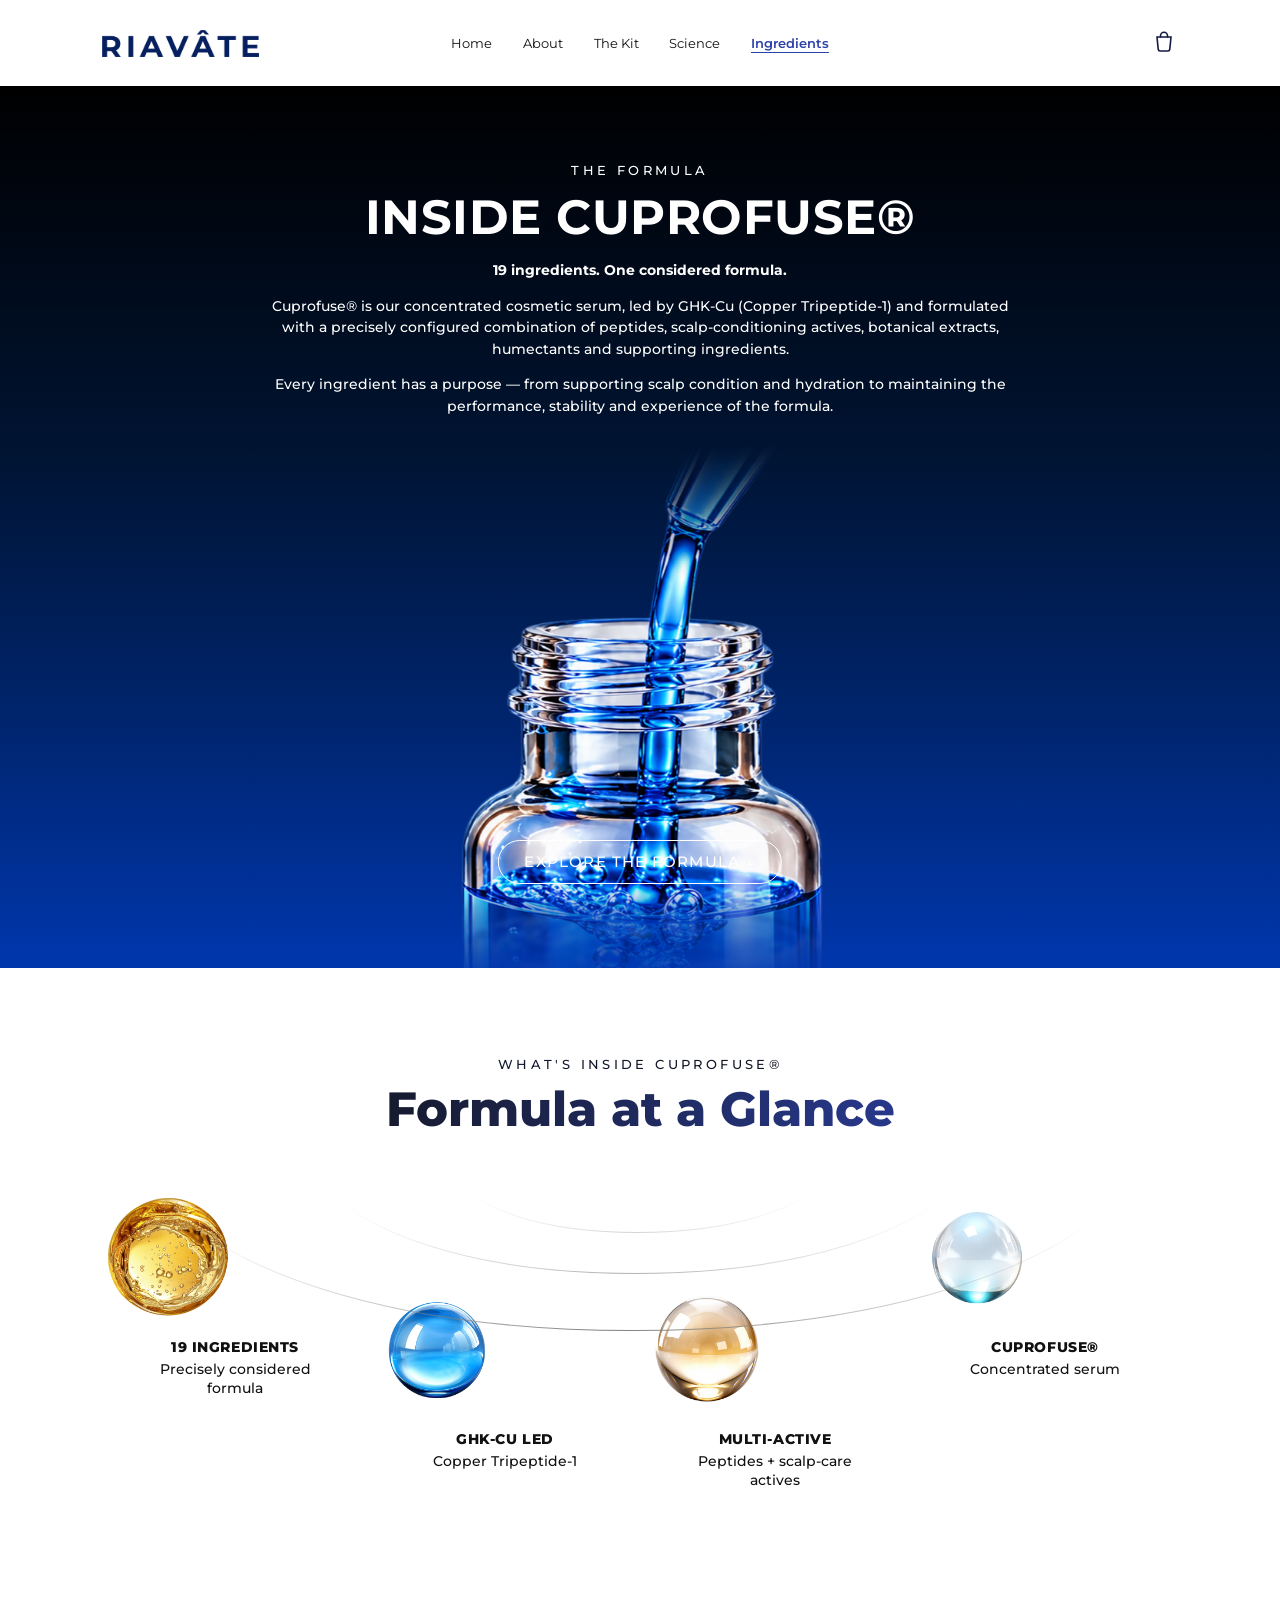
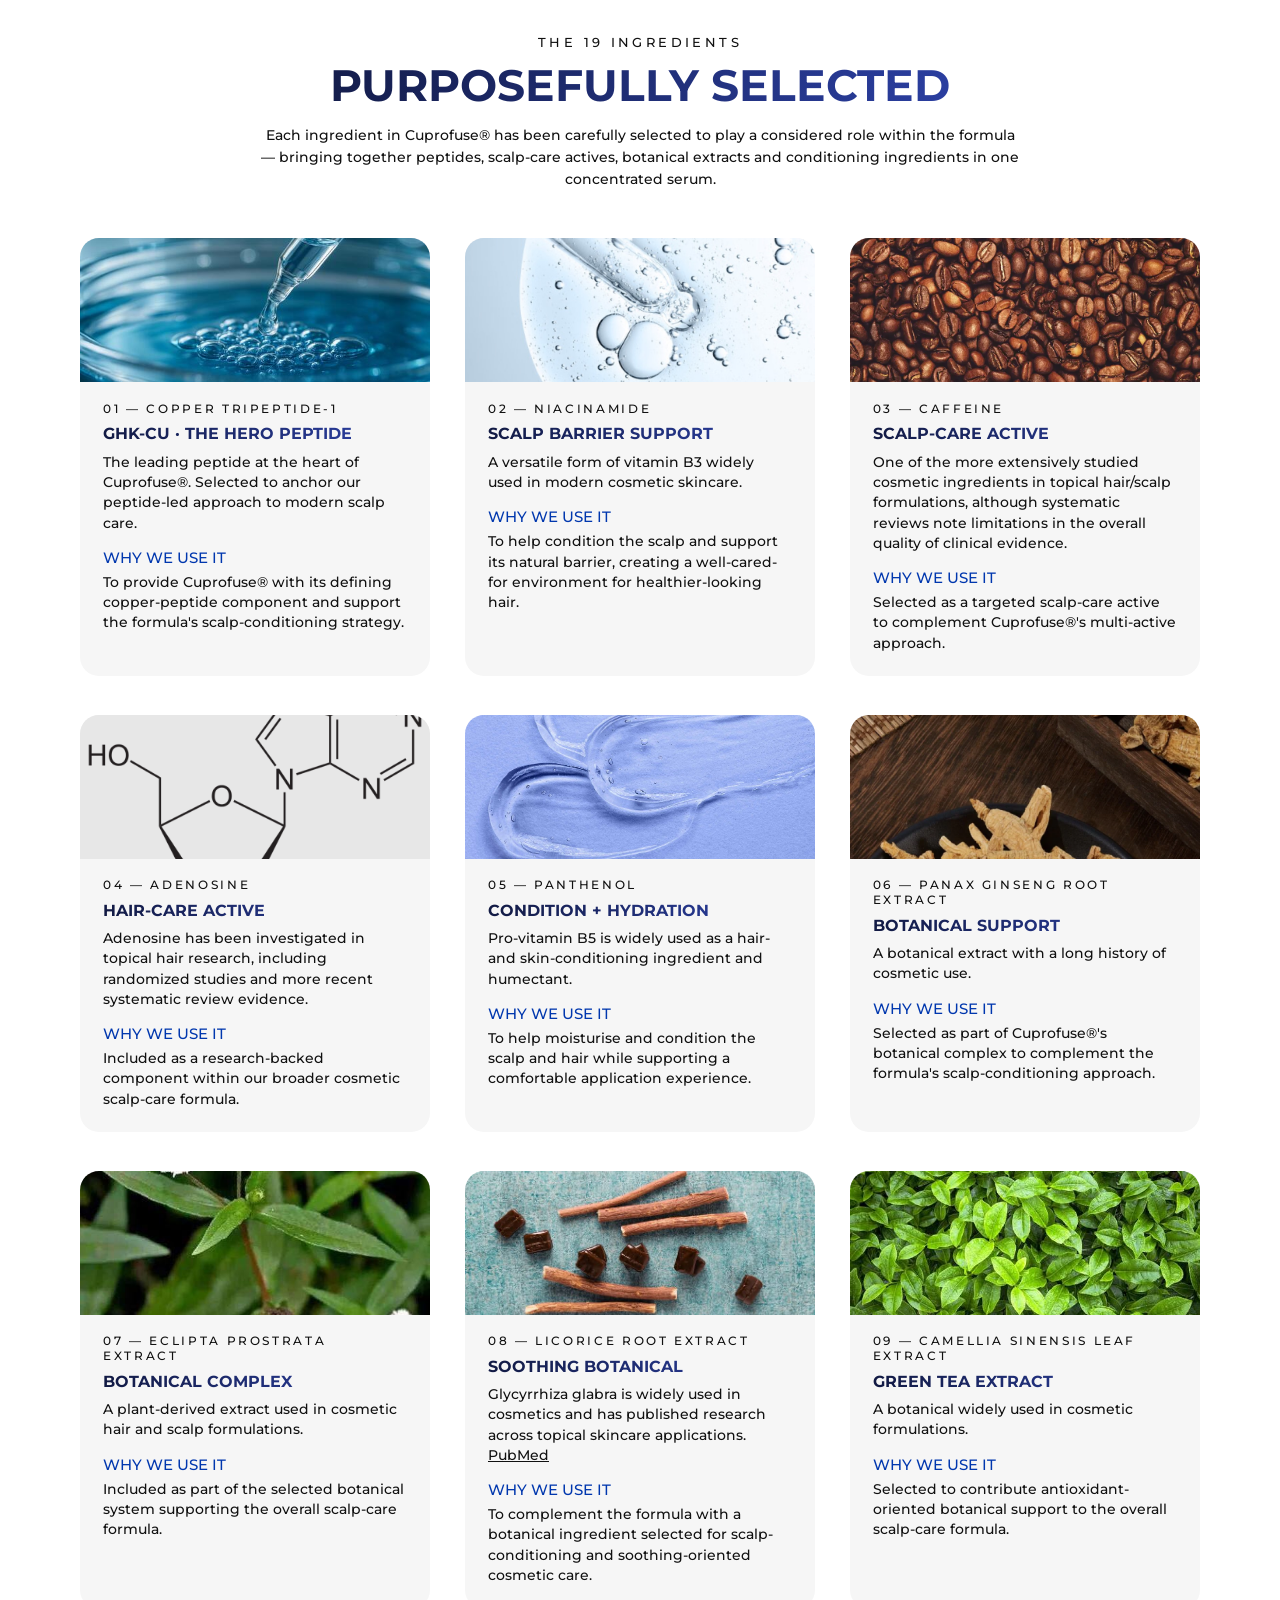
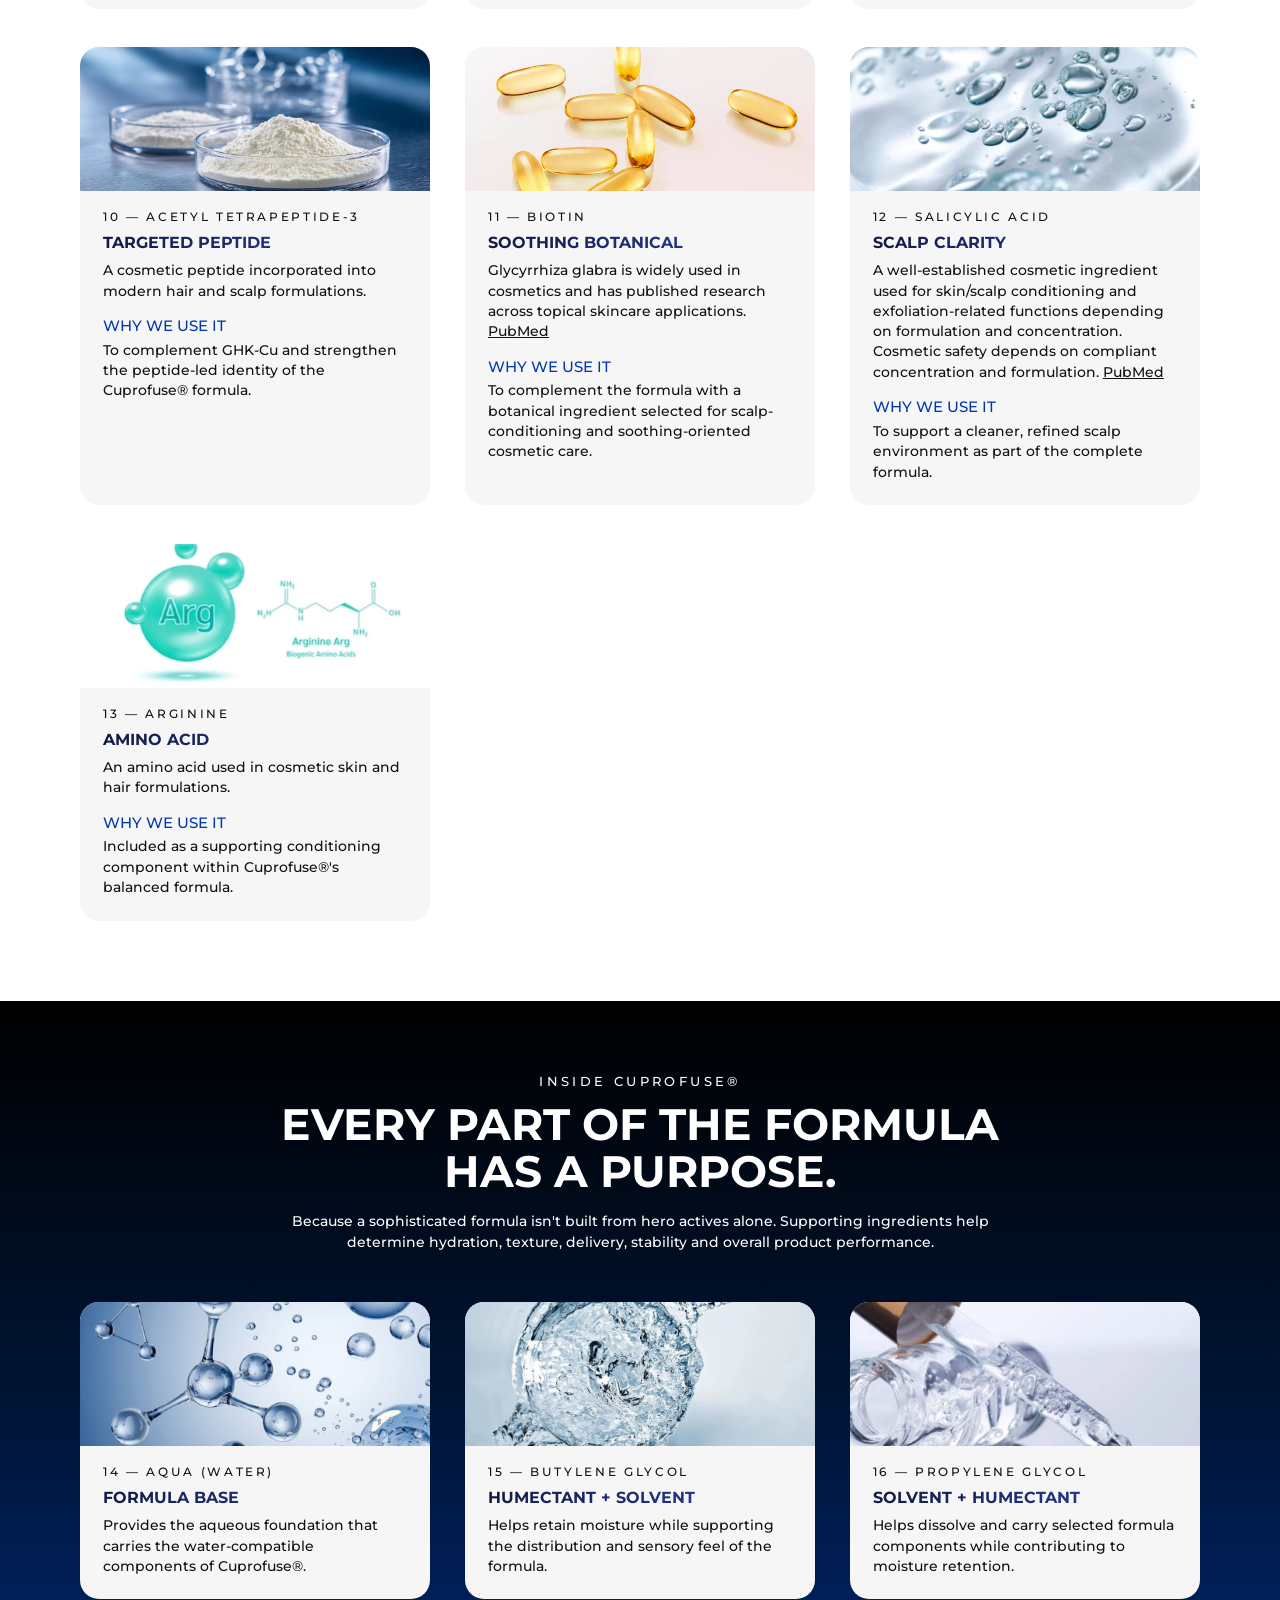
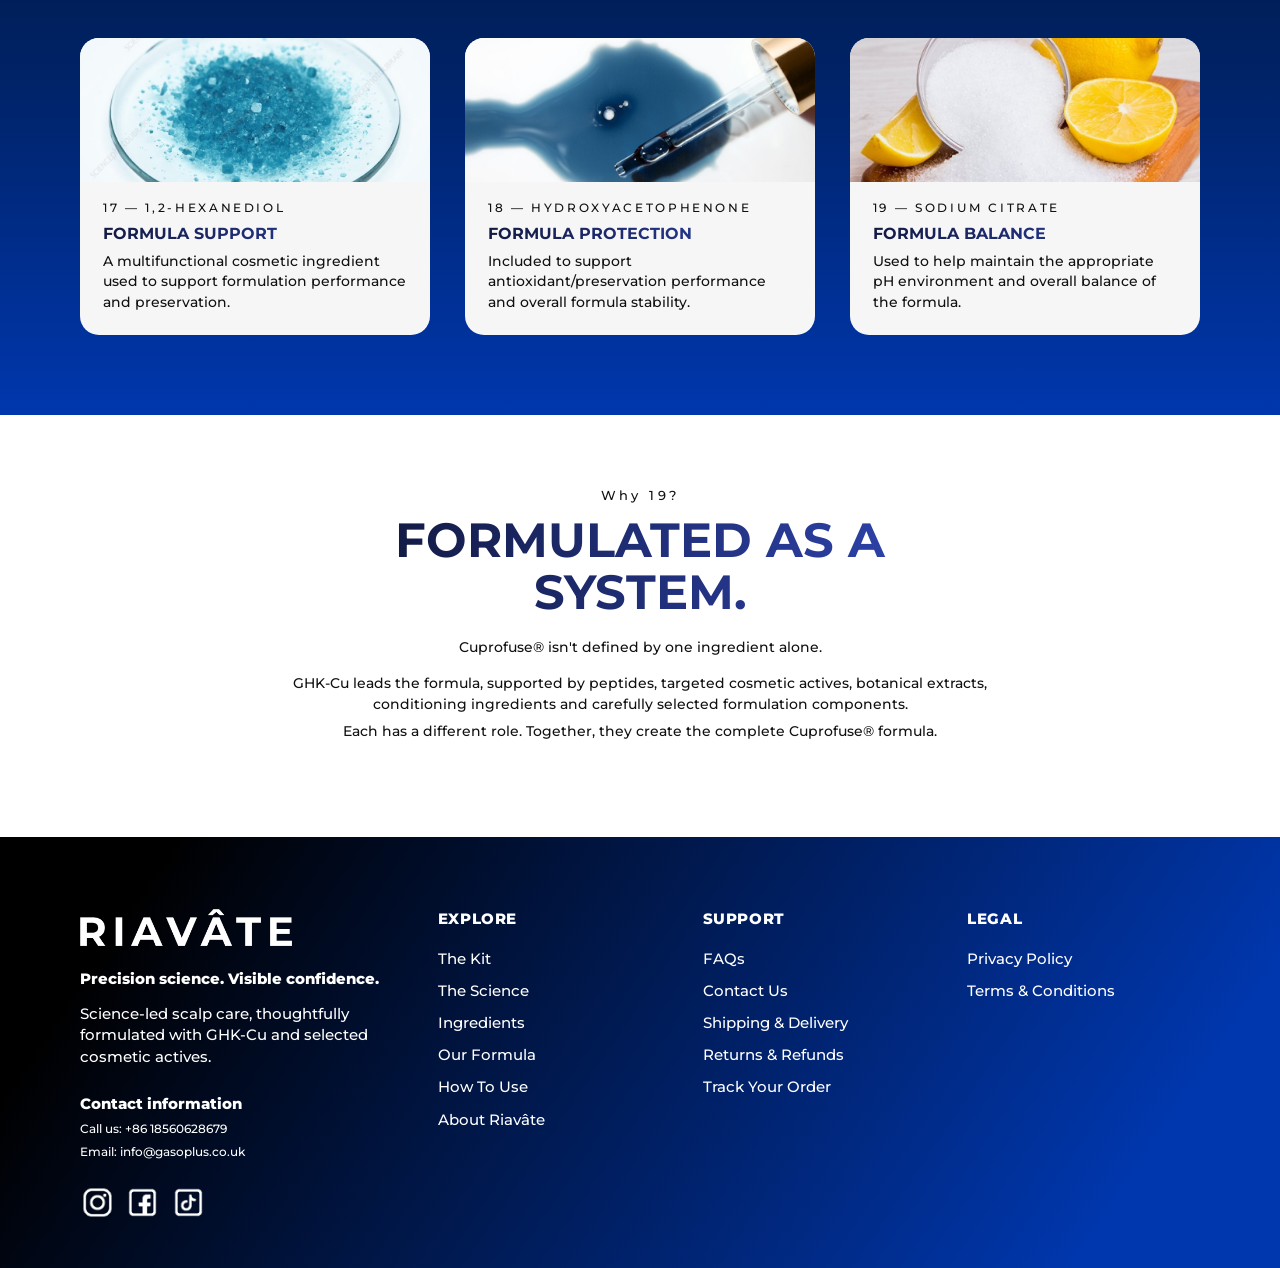
<file: ingredients.html>
<!doctype html>
<html lang="en">
<head>
<meta charset="utf-8">
<meta name="viewport" content="width=device-width, initial-scale=1">
<title>Ingredients · Riavâte</title>
<link href="https://fonts.googleapis.com/css2?family=Montserrat:ital,wght@0,400;0,500;0,600;0,700;0,800;1,500&display=swap" rel="stylesheet">
<style>
*{box-sizing:border-box;margin:0}
body{font-family:Montserrat,sans-serif;color:#111;background:#fff}
img{display:block;max-width:100%}
p:empty{display:none}

  .site-header {
    position: relative;
    z-index: 20;
    background: #ffffff;
    color: #111111;
  }

  .site-header__bar {
    display: grid;
    grid-template-columns: 1fr auto 1fr;
    align-items: center;
    gap: 1rem;
    min-height: 86px;
    width: min(1440px, 100%);
    margin-inline: auto;
    padding-inline: clamp(1.25rem, 8vw, 7.125rem);
  }

  .site-header__logo {
    justify-self: start;
    display: flex;
    align-items: center;
    text-decoration: none;
    color: inherit;
  }

  .site-header__logo-image {
    width: auto;
    height: 27px;
    max-width: 160px;
  }

  .site-header__nav {
    justify-self: center;
  }

  .site-header__menu {
    display: flex;
    align-items: center;
    gap: clamp(1rem, 2.4vw, 2.4rem);
    margin: 0;
    padding: 0;
    list-style: none;
  }

  .site-header__menu a {
    color: #111111;
    font-size: 13px;
    font-weight: 400;
    line-height: 1.4;
    text-decoration: none;
  }

  .site-header__menu a[aria-current='page'] {
    color: #2d42a9;
    font-weight: 600;
    text-decoration: underline;
    text-underline-offset: 4px;
    text-decoration-thickness: 1px;
  }

  .site-header__menu a:hover,
  .site-header__menu a:focus-visible {
    color: #2d42a9;
  }

  .site-header__actions {
    justify-self: end;
    display: flex;
    align-items: center;
    gap: 0.75rem;
  }

  .site-header__cart {
    position: relative;
    display: flex;
    color: #121a43;
    text-decoration: none;
  }

  .site-header__cart svg {
    width: 28px;
    height: 28px;
  }

  .site-header__count {
    position: absolute;
    top: -6px;
    right: -8px;
    min-width: 16px;
    height: 16px;
    padding: 0 4px;
    border-radius: 999px;
    background: #121a43;
    color: #ffffff;
    font-size: 10px;
    line-height: 16px;
    text-align: center;
  }

  .site-header__toggle {
    display: none;
    width: 42px;
    height: 42px;
    padding: 0;
    border: 0;
    background: transparent;
    cursor: pointer;
  }

  .site-header__toggle-lines,
  .site-header__toggle-lines::before,
  .site-header__toggle-lines::after {
    display: block;
    width: 18px;
    height: 1.5px;
    background: #121a43;
    content: '';
  }

  .site-header__toggle-lines {
    position: relative;
    margin-inline: auto;
  }

  .site-header__toggle-lines::before,
  .site-header__toggle-lines::after {
    position: absolute;
    left: 0;
  }

  .site-header__toggle-lines::before {
    top: -6px;
  }

  .site-header__toggle-lines::after {
    top: 6px;
  }

  .site-header.is-open .site-header__toggle-lines {
    background: transparent;
  }

  .site-header.is-open .site-header__toggle-lines::before {
    top: 0;
    transform: rotate(45deg);
  }

  .site-header.is-open .site-header__toggle-lines::after {
    top: 0;
    transform: rotate(-45deg);
  }

  .visually-hidden {
    position: absolute;
    width: 1px;
    height: 1px;
    padding: 0;
    margin: -1px;
    overflow: hidden;
    clip: rect(0, 0, 0, 0);
    white-space: nowrap;
    border: 0;
  }

  @media screen and (max-width: 989px) {
    .site-header__bar {
      grid-template-columns: auto 1fr auto;
      min-height: 72px;
    }

    .site-header__toggle {
      display: inline-flex;
      align-items: center;
      justify-content: center;
    }

    .site-header__nav {
      display: none;
      position: absolute;
      top: 100%;
      left: 0;
      right: 0;
      justify-self: stretch;
      width: 100%;
      background: #ffffff;
      border-top: 1px solid #ececec;
      box-shadow: 0 16px 30px rgba(0, 0, 0, 0.06);
    }

    .site-header.is-open .site-header__nav {
      display: block;
    }

    .site-header__menu {
      flex-direction: column;
      align-items: stretch;
      gap: 0;
      padding: 0.5rem 0 0.75rem;
    }

    .site-header__menu a {
      display: block;
      padding: 0.9rem 1.25rem;
      font-size: 16px;
    }
  }

.science-hero{background:#fff;color:#121a43}
.science-hero__inner{display:grid;grid-template-columns:minmax(0,1fr) minmax(280px,.92fr);gap:4rem;align-items:center;max-width:1180px;margin:0 auto;padding:5.5rem 1.5rem 4.5rem}
.science-hero__eyebrow,.science-split__eyebrow,.science-principles__eyebrow,.science-stat__eyebrow,.science-note__eyebrow,.science-explore__eyebrow,.science-close__eyebrow{margin:0 0 1rem;font-size:.72rem;font-weight:600;letter-spacing:.22em;text-transform:uppercase}
.science-hero__eyebrow,.science-split__eyebrow,.science-explore__eyebrow{color:#8b93a7}
.science-hero__heading{margin:0;max-width:12ch;font-size:clamp(2.1rem,4vw,3.35rem);font-weight:800;line-height:1.02;letter-spacing:-.03em;text-transform:uppercase}
.science-hero__text{max-width:28rem;margin-top:1.35rem;font-size:.92rem;font-weight:500;line-height:1.55;color:#1a2744}
.science-hero__note{max-width:28rem;margin:1.15rem 0 0;color:#2f4bdb;font-size:.92rem;font-weight:500;line-height:1.45}
.science-split__text{max-width:32rem;margin-top:1.4rem;font-size:.95rem;font-weight:500;line-height:1.7;color:#3d4566}
.science-hero__text p,.science-split__text p,.science-principles__text p,.science-stat__text p,.science-note__text p,.science-close__text p{margin:0 0 .85rem}
.science-hero__text p:last-child,.science-split__text p:last-child,.science-stat__text p:last-child{margin-bottom:0}
.science-hero__image{display:block;width:100%;aspect-ratio:5/4;object-fit:cover;border-radius:1.35rem}
.science-split__image{display:block;width:100%;aspect-ratio:1;object-fit:cover;border-radius:1.25rem}
.science-principles{color:#fff;background-image:linear-gradient(105deg,#000 6%,#021433 46%,#0b3ea8 100%)}
.science-principles__inner{max-width:1180px;margin:0 auto;padding:4.75rem 1.5rem 4.25rem}
.science-principles__eyebrow{margin:0 0 .85rem;font-size:.78rem;font-weight:500;letter-spacing:.16em;text-transform:none;color:rgba(255,255,255,.88)}
.science-stat__eyebrow,.science-note__eyebrow{color:rgba(255,255,255,.62)}
.science-principles__heading{margin:0;max-width:18ch;font-size:clamp(2.15rem,4vw,3.15rem);font-weight:800;line-height:1.02;letter-spacing:-.03em;text-transform:uppercase}
.science-principles__text{max-width:36rem;margin-top:1.15rem;font-size:.95rem;font-weight:500;line-height:1.65;color:rgba(255,255,255,.82)}
.science-principles__list{display:grid;grid-template-columns:repeat(4,minmax(0,1fr));margin:2.4rem 0 0;padding:0;list-style:none;border-top:1px solid rgba(255,255,255,.16)}
.science-principles__item{padding:1.75rem 1.35rem .25rem 1.35rem;border-left:1px solid rgba(255,255,255,.16)}
.science-principles__item:first-child{padding-left:0;border-left:0}
.science-principles__index{margin:0 0 1.45rem;font-size:clamp(2.2rem,3vw,2.85rem);font-weight:500;line-height:1;color:#fff}
.science-principles__title{margin:0;font-size:.92rem;font-weight:800;letter-spacing:.04em;text-transform:uppercase}
.science-principles__kicker{margin:.28rem 0 .85rem;font-size:.68rem;font-weight:600;letter-spacing:.14em;text-transform:uppercase;color:rgba(255,255,255,.72)}
.science-principles__item-text{margin:0;max-width:16rem;font-size:.84rem;font-weight:500;line-height:1.55;color:rgba(255,255,255,.78)}
.science-split{background:#fff;color:#121a43}
.science-split__inner{display:grid;grid-template-columns:minmax(260px,.9fr) minmax(0,1.1fr);gap:3.5rem;align-items:center;max-width:1180px;margin:0 auto;padding:4.5rem 1.5rem}
.science-split__heading,.science-stat__heading,.science-note__heading{margin:0;font-weight:800;letter-spacing:-.03em;text-transform:uppercase;line-height:1.08}
.science-split__heading{max-width:16ch;font-size:clamp(1.7rem,2.8vw,2.45rem)}
.science-split__text{color:#5c6578;line-height:1.65}
.science-split__points{display:grid;gap:1.35rem;margin:1.6rem 0 0;padding:0;list-style:none}
.science-split__points li{display:grid;grid-template-columns:2.4rem minmax(0,1fr);gap:.75rem}
.science-split__index{margin:0;font-size:.95rem;font-weight:600;color:#c5cedb}
.science-split__points h3{margin:0 0 .25rem;font-size:.92rem;font-weight:700;letter-spacing:.03em;text-transform:uppercase}
.science-split__points p{margin:0;font-size:.88rem;font-weight:500;line-height:1.55;color:#5c6578}
.science-split__heading em{font-style:italic;font-weight:500;letter-spacing:0;text-transform:none}
.science-split--timeline .science-split__eyebrow{font-weight:500;letter-spacing:.18em;text-transform:none}
.science-split--timeline .science-split__heading{max-width:13ch;font-size:clamp(2rem,3.4vw,2.85rem);line-height:.98}
.science-split--timeline .science-split__text{max-width:28rem;margin-top:1rem;font-size:.88rem;line-height:1.5;color:#1a2744}
.science-split--timeline .science-split__points{position:relative;gap:0;margin-top:1.45rem;padding:.2rem 0 0 1.4rem;border-left:1px solid #d5dbe6}
.science-split--timeline .science-split__points li{display:block;position:relative;padding:0 0 1.35rem}
.science-split--timeline .science-split__points li:last-child{padding-bottom:0}
.science-split--timeline .science-split__points li::before{content:"";position:absolute;top:.28rem;left:-1.4rem;width:8px;height:8px;border-radius:50%;background:#2f4bdb;transform:translateX(-50%)}
.science-split--timeline .science-split__index{margin:0 0 .15rem;font-size:.72rem;font-weight:500;letter-spacing:.04em;color:#8b93a7}
.science-split--timeline .science-split__points h3{margin:0 0 .28rem;font-size:.92rem;font-weight:800;color:#121a43}
.science-split--timeline .science-split__points p{max-width:26rem;font-size:.86rem;color:#3d4566}
.science-stat{color:#fff;background-image:linear-gradient(105deg,#000 0%,#041433 48%,#0037ae 100%)}
.science-stat__inner{display:grid;grid-template-columns:minmax(0,1.15fr) minmax(220px,.85fr);gap:3rem;align-items:start;max-width:1180px;margin:0 auto;padding:4.75rem 1.5rem}
.science-stat__eyebrow{text-transform:none;font-weight:500;letter-spacing:.16em;color:rgba(255,255,255,.88)}
.science-stat__heading{max-width:14ch;font-size:clamp(2rem,3.6vw,2.9rem);line-height:1.02}
.science-stat__text{max-width:34rem;margin-top:1.15rem;font-size:.95rem;font-weight:500;line-height:1.65;color:rgba(255,255,255,.82)}
.science-stat__figure{padding-top:1.5rem}
.science-stat__value{margin:0;font-size:clamp(4.5rem,8vw,6.5rem);font-weight:500;line-height:.9;letter-spacing:-.04em}
.science-stat__label{margin:1.15rem 0 0;font-size:.72rem;font-weight:600;letter-spacing:.16em;text-transform:uppercase}
.science-stat__caption{max-width:22rem;margin:.45rem 0 0;font-size:.86rem;font-weight:500;line-height:1.5;color:rgba(255,255,255,.82)}
.science-stat__note{max-width:26rem;margin-top:1.35rem;padding:1.15rem 1.2rem 1.2rem;border:1px solid rgba(255,255,255,.55)}
.science-stat__note-title{margin:0 0 .65rem;color:#c9a45c;font-size:.72rem;font-weight:600;letter-spacing:.14em}
.science-stat__note p{margin:0;font-size:.86rem;font-weight:500;line-height:1.55;color:rgba(255,255,255,.9)}
.science-stat__note a{display:inline-block;margin-top:1rem;color:#fff;font-size:.72rem;font-weight:600;letter-spacing:.16em;text-decoration:underline;text-transform:uppercase;text-underline-offset:.28em}
.science-note{color:#fff;background-image:linear-gradient(105deg,#000 0%,#041433 46%,#0037ae 100%)}
.science-note__inner{max-width:72rem;margin:0 auto;padding:5.75rem 1.5rem 5.75rem 16%}
.science-note__copy{max-width:36rem;padding-left:1.4rem;border-left:1px solid rgba(255,255,255,.55)}
.science-note__eyebrow{margin:0 0 .9rem;font-size:.72rem;font-weight:500;letter-spacing:.16em;text-transform:none;color:rgba(255,255,255,.78)}
.science-note__heading{max-width:16ch;font-size:clamp(2.1rem,4vw,3.05rem);line-height:1.02}
.science-note__lede{margin:1.15rem 0 0;font-size:1.05rem;font-style:italic;font-weight:500;line-height:1.4}
.science-note__text{max-width:34rem;margin-top:1.15rem;font-size:.86rem;font-weight:500;line-height:1.55;color:rgba(255,255,255,.92)}
.science-explore{background:#fff;color:#1a2f7a}
.science-explore__inner{display:grid;grid-template-columns:minmax(220px,.72fr) minmax(0,1.35fr);gap:4rem;align-items:start;max-width:1120px;margin:0 auto;padding:5.5rem 1.5rem}
.science-explore__eyebrow{margin:0 0 1rem;color:#8b93a7;font-size:.72rem;font-weight:600;letter-spacing:.14em;text-transform:none}
.science-explore__heading{margin:0;max-width:12ch;color:#1a2f7a;font-size:clamp(2rem,3.2vw,2.7rem);font-weight:800;line-height:1.02;letter-spacing:-.03em;text-transform:uppercase}
.science-explore__heading em{font-style:italic;font-weight:500;letter-spacing:0;text-transform:none}
.science-explore__text{max-width:16rem;margin:1.15rem 0 0;color:#3a4258;font-size:.9rem;font-weight:500;line-height:1.5}
.science-explore__list{margin:0;padding:0;list-style:none}
.science-explore__row{border-top:1px solid #e3e7ee}
.science-explore__list li:last-child .science-explore__row{border-bottom:1px solid #e3e7ee}
.science-explore__row summary{display:grid;grid-template-columns:2rem minmax(0,1fr) 1rem;grid-template-areas:"index kicker plus" "index title plus";column-gap:.85rem;align-items:center;padding:1.15rem .15rem;cursor:pointer;list-style:none}
.science-explore__row summary::-webkit-details-marker{display:none}
.science-explore__index{grid-area:index;align-self:start;margin-top:.1rem;color:#c5cedb;font-size:.72rem;font-weight:500}
.science-explore__kicker{grid-area:kicker;color:#8b93a7;font-size:.62rem;font-weight:600;letter-spacing:.14em;text-transform:uppercase}
.science-explore__title{grid-area:title;margin-top:.35rem;color:#2f4bdb;font-size:.98rem;font-weight:500;line-height:1.35}
.science-explore__plus{grid-area:plus;position:relative;width:14px;height:14px}
.science-explore__plus::before,.science-explore__plus::after{content:"";position:absolute;background:#9aa3b5}
.science-explore__plus::before{top:6px;left:0;width:14px;height:1px}
.science-explore__plus::after{top:0;left:6px;width:1px;height:14px}
.science-explore__row[open] .science-explore__plus::after{display:none}
.science-explore__panel{max-width:36rem;padding:0 0 1.15rem 2.85rem;color:#3a4258;font-size:.86rem;font-weight:500;line-height:1.55}
.science-explore__panel p{margin:0}
.science-close{position:relative;overflow:hidden;margin-bottom:6.5rem;color:#fff;background:#041433}
.science-close__media{position:absolute;inset:0}
.science-close__image{width:100%;height:100%;object-fit:cover;object-position:left center}
.science-close__copy{position:relative;z-index:1;width:min(34rem,calc(100% - 3rem));margin:0 8% 0 auto;padding:5.5rem 0}
.science-close__eyebrow{margin:0 0 1.15rem;font-size:.72rem;font-weight:500;letter-spacing:.16em;text-transform:none;color:rgba(255,255,255,.88)}
.science-close__heading{margin:0;max-width:11em;font-size:clamp(2.15rem,4.2vw,3.35rem);font-weight:400;line-height:1.08;letter-spacing:.01em;text-transform:uppercase}
.science-close__text{max-width:28rem;margin-top:1.25rem;font-size:.92rem;font-weight:400;line-height:1.55;color:rgba(255,255,255,.92)}
.science-close__button{display:inline-flex;margin-top:1.6rem;padding:.85rem 1.45rem;border:1px solid rgba(255,255,255,.75);border-radius:999px;color:#fff;font-size:.72rem;font-weight:600;letter-spacing:.14em;text-decoration:none;text-transform:uppercase}
.science-serum,.science-inside{background:#fff;color:#1a2f7a}
.science-serum__inner{display:grid;grid-template-columns:minmax(260px,.92fr) minmax(0,1fr);gap:3.75rem;align-items:start;max-width:1100px;margin:0 auto;padding:5rem 1.5rem 1.5rem}
.science-serum__image{display:block;width:100%;aspect-ratio:1;object-fit:cover;border-radius:1.15rem}
.science-serum__eyebrow,.science-inside__eyebrow{margin:0 0 1rem;color:#8b93a7;font-size:.72rem;font-weight:600;letter-spacing:.18em}
.science-inside__eyebrow{text-transform:uppercase}
.science-serum__heading{margin:0;max-width:13ch;color:#1a2f7a;font-size:clamp(1.85rem,2.7vw,2.45rem);font-weight:800;line-height:1.05;letter-spacing:-.03em;text-transform:uppercase}
.science-serum__text,.science-serum__subtext,.science-inside__text,.science-inside__feature-text{color:#3a4258;font-size:.9rem;font-weight:500;line-height:1.6}
.science-serum__text{max-width:34rem;margin-top:1.2rem}
.science-serum__text p{margin:0}
.science-serum__subheading{margin:1.2rem 0 .35rem;color:#1a2f7a;font-size:.95rem;font-weight:800}
.science-serum__subtext{max-width:34rem;margin:0}
.science-serum__traits{margin:1.6rem 0 0;padding:0;list-style:none}
.science-serum__traits li{display:grid;grid-template-columns:6.4rem minmax(0,1fr);gap:1.75rem;align-items:center;padding:1.05rem 0;border-top:1px solid #e4e8ef}
.science-serum__traits h3{margin:0;color:#1a2f7a;font-size:.78rem;font-weight:700;line-height:1.25;letter-spacing:.04em}
.science-serum__traits p{margin:0;max-width:16rem;color:#5c6578;font-size:.86rem;font-weight:500;line-height:1.45}
.science-inside__inner{max-width:1100px;margin:0 auto;padding:3.25rem 1.5rem 5rem}
.science-inside__heading{margin:0;max-width:11ch;color:#1a2f7a;font-size:clamp(2rem,3.2vw,2.7rem);font-weight:800;line-height:1.02;letter-spacing:-.03em;text-transform:uppercase}
.science-inside__heading em{font-style:italic;font-weight:500;letter-spacing:0;text-transform:none}
.science-inside__text{max-width:28rem;margin-top:1.15rem}
.science-inside__text p{margin:0}
.science-inside__grid{display:grid;grid-template-columns:minmax(210px,.78fr) minmax(0,1.35fr);gap:3.25rem;align-items:start;margin-top:2.75rem}
.science-inside__feature-index{margin:0 0 1.35rem;color:#e1e5ee;font-size:clamp(2rem,3vw,2.65rem);font-weight:500;line-height:1}
.science-inside__feature-title{margin:0;color:#1a2f7a;font-size:.95rem;font-weight:800;line-height:1.35;letter-spacing:.02em}
.science-inside__feature-text{max-width:16rem;margin:.55rem 0 0;font-size:.86rem}
.science-inside__image{display:block;width:100%;margin-top:1.35rem;aspect-ratio:4/3;object-fit:cover;border-radius:.85rem}
.science-inside__rows{margin:0;padding:0;list-style:none}
.science-inside__rows li{display:grid;grid-template-columns:2.2rem minmax(8.5rem,11rem) minmax(0,1fr);gap:.75rem 1.15rem;align-items:start;padding:1.15rem 0;border-top:1px solid #e4e8ef}
.science-inside__index{margin:.15rem 0 0;color:#c5cedb;font-size:.82rem;font-weight:500}
.science-inside__rows h3{margin:0;color:#1a2f7a;font-size:.92rem;font-weight:800;letter-spacing:.04em;text-transform:uppercase}
.science-inside__kicker{margin:.28rem 0 0;color:#8b93a7;font-size:.62rem;font-weight:600;letter-spacing:.12em;text-transform:uppercase}
.science-inside__rows li>p{margin:0;color:#5c6578;font-size:.86rem;font-weight:500;line-height:1.5}
@media screen and (max-width:989px){
.science-hero__inner,.science-split__inner,.science-stat__inner,.science-serum__inner,.science-inside__grid,.science-inside__rows li{grid-template-columns:1fr;gap:2rem}
.science-inside__rows li{gap:.35rem}
.science-explore__inner{grid-template-columns:1fr;gap:2.5rem}
.science-principles__list{grid-template-columns:1fr 1fr}
.science-principles__item:nth-child(odd){padding-left:0;border-left:0}
.science-principles__item:nth-child(n+3){border-top:1px solid rgba(255,255,255,.16)}
.science-stat__figure{padding-top:.5rem}
.science-close::before{content:"";position:absolute;inset:0;z-index:1;background:rgba(2,12,40,.45)}
.science-close__copy{z-index:2;margin:0 auto;padding:4.25rem 0}
}
@media screen and (max-width:749px){
.science-note__inner{padding:4rem 1.25rem}
.science-principles__list{grid-template-columns:1fr}
.science-principles__item{padding-left:0;border-left:0}
.science-principles__item:nth-child(n+2){border-top:1px solid rgba(255,255,255,.16)}
}

  .site-footer {
    display: flex;
    flex-direction: column;
    margin-top: 0;
    color: #ffffff;
    background-image: linear-gradient(124deg, #000000 11%, #0037ae 87%);
  }

  .site-footer a {
    color: inherit;
    text-decoration: none;
  }

  .site-footer__inner {
    display: grid;
    grid-template-columns: minmax(220px, 1.4fr) repeat(3, minmax(140px, 1fr));
    gap: 2.5rem 2rem;
    width: min(1120px, calc(100% - 2.5rem));
    margin-inline: auto;
    padding: 4.5rem 0 1.5rem;
  }

  .site-footer__logo-image {
    width: auto;
    height: 37px;
    max-width: 212px;
  }

  .site-footer__tagline {
    margin: 1.4rem 0 0;
    font-size: 15px;
    font-weight: 800;
    line-height: 1.4;
  }

  .site-footer__text {
    max-width: 20rem;
    margin: 0.85rem 0 0;
    font-size: 15px;
    font-weight: 500;
    line-height: 1.45;
  }

  .site-footer__contact-label {
    margin: 1.6rem 0 0.45rem;
    font-size: 15px;
    font-weight: 800;
  }

  .site-footer__contact {
    display: block;
    margin-top: 0.35rem;
    font-size: 12px;
    font-weight: 500;
    line-height: 1.5;
  }

  .site-footer__heading {
    margin: 0 0 0.9rem;
    font-size: 15px;
    font-weight: 800;
    letter-spacing: 0.04em;
  }

  .site-footer__links {
    margin: 0;
    padding: 0;
    list-style: none;
  }

  .site-footer__links a {
    display: inline-block;
    padding: 0.35rem 0;
    font-size: 15px;
    font-weight: 500;
    line-height: 1.4;
    text-transform: capitalize;
  }

  .site-footer__links a:hover,
  .site-footer__links a:focus-visible,
  .site-footer__contact:hover,
  .site-footer__contact:focus-visible {
    text-decoration: underline;
  }

  .site-footer__social {
    display: flex;
    align-items: center;
    gap: 0.65rem;
    width: min(1120px, calc(100% - 2.5rem));
    margin-inline: auto;
    padding: 0 0 3rem;
  }

  .site-footer__social img {
    width: 35px;
    height: 35px;
    object-fit: contain;
  }

  @media screen and (max-width: 989px) {
    .site-footer__inner {
      grid-template-columns: 1fr 1fr;
    }

    .site-footer__brand {
      grid-column: 1 / -1;
    }
  }

  @media screen and (max-width: 749px) {
    .site-footer__inner {
      grid-template-columns: 1fr;
      padding-top: 3rem;
    }
  }



  .ingredients-hero {
    position: relative;
    overflow: hidden;
    padding: 4.75rem 1.5rem 0;
    text-align: center;
    color: #ffffff;
    background: linear-gradient(180deg, #000000 0%, #001433 42%, #00256e 72%, #0037ae 100%);
  }

  .ingredients-hero__copy {
    position: relative;
    z-index: 1;
    max-width: 760px;
    margin: 0 auto;
  }

  .ingredients-hero__eyebrow {
    margin: 0 0 0.85rem;
    font-size: 13px;
    font-weight: 500;
    letter-spacing: 0.26em;
    text-transform: uppercase;
  }

  .ingredients-hero__heading {
    margin: 0;
    font-size: clamp(2rem, 4vw, 3rem);
    font-weight: 700;
    line-height: 1.05;
    letter-spacing: 0.01em;
    text-transform: uppercase;
  }

  .ingredients-hero__text {
    max-width: 58rem;
    margin: 1.15rem auto 0;
    font-size: 14px;
    font-weight: 500;
    line-height: 1.55;
  }

  .ingredients-hero__text p {
    margin: 0 0 0.85rem;
  }

  .ingredients-hero__text p:first-child {
    font-weight: 700;
  }

  .ingredients-hero__text p:last-child {
    margin-bottom: 0;
  }

  .ingredients-hero__stage {
    position: relative;
    z-index: 1;
    max-width: 620px;
    margin: 1.25rem auto 0;
  }

  .ingredients-hero__image {
    display: block;
    width: 100%;
    height: auto;
  }

  .ingredients-hero__button {
    position: absolute;
    left: 50%;
    bottom: 16%;
    display: inline-flex;
    align-items: center;
    justify-content: center;
    min-width: 280px;
    padding: 0.72rem 1.6rem;
    border: 1px solid #ffffff;
    border-radius: 999px;
    color: #ffffff;
    font-size: 15px;
    font-weight: 500;
    letter-spacing: 0.08em;
    text-decoration: none;
    text-transform: uppercase;
    transform: translateX(-50%);
  }

  @media screen and (max-width: 749px) {
    .ingredients-hero {
      padding-top: 3.25rem;
    }

    .ingredients-hero__button {
      min-width: 0;
      width: min(100%, 280px);
      bottom: 8%;
      font-size: 13px;
    }
  }


  .ingredients-glance {
    padding: 5.5rem 1.5rem 4.5rem;
    background: #ffffff;
    color: #111111;
    text-align: center;
  }

  .ingredients-glance__eyebrow {
    margin: 0 0 0.7rem;
    background: linear-gradient(90deg, #121a43, #111111);
    -webkit-background-clip: text;
    background-clip: text;
    color: transparent;
    font-size: 13px;
    font-weight: 500;
    letter-spacing: 0.26em;
    text-transform: uppercase;
  }

  .ingredients-glance__heading {
    margin: 0;
    background: linear-gradient(90deg, #111111 16%, #2d42a9 84%);
    -webkit-background-clip: text;
    background-clip: text;
    color: transparent;
    font-size: clamp(2rem, 4vw, 3rem);
    font-weight: 800;
    line-height: 1.05;
  }

  .ingredients-glance__track {
    position: relative;
    display: grid;
    grid-template-columns: repeat(4, minmax(0, 1fr));
    align-items: start;
    max-width: 1080px;
    margin: 3.5rem auto 0;
  }

  .ingredients-glance__arc {
    position: absolute;
    height: auto;
    pointer-events: none;
  }

  .ingredients-glance__arc--wide {
    top: 28px;
    left: 8%;
    width: 84%;
  }

  .ingredients-glance__arc--mid {
    top: 8px;
    left: 22%;
    width: 56%;
  }

  .ingredients-glance__arc--short {
    top: 0;
    left: 34%;
    width: 32%;
  }

  .ingredients-glance__item img {
    width: 134px;
    height: 134px;
    border-radius: 50%;
    object-fit: cover;
  }

  .ingredients-glance__item h3 {
    margin: 0.85rem 0 0.3rem;
    font-size: 14px;
    font-weight: 800;
    letter-spacing: 0.04em;
    text-transform: uppercase;
  }

  .ingredients-glance__item p {
    margin: 0 auto;
    max-width: 11rem;
    font-size: 14px;
    font-weight: 500;
    line-height: 1.35;
  }

  .ingredients-glance__item--high {
    margin-top: 0;
  }

  .ingredients-glance__item--low {
    margin-top: 92px;
  }

  @media screen and (max-width: 989px) {
    .ingredients-glance__arc {
      display: none;
    }

    .ingredients-glance__track {
      grid-template-columns: repeat(2, minmax(0, 1fr));
      gap: 2rem 1rem;
    }

    .ingredients-glance__item--low {
      margin-top: 0;
    }

    .ingredients-glance__item img {
      width: 108px;
      height: 108px;
    }
  }


  .ingredients-cards {
    padding: 4.5rem 1.5rem 5rem;
  }

  .ingredients-cards--light {
    background: #ffffff;
    color: #111111;
  }

  .ingredients-cards--dark {
    color: #ffffff;
    background: linear-gradient(180deg, #000000 0%, #001433 38%, #00256e 70%, #0037ae 100%);
  }

  .ingredients-cards__inner {
    max-width: 1120px;
    margin: 0 auto;
  }

  .ingredients-cards__intro {
    max-width: 760px;
    margin: 0 auto 3rem;
    text-align: center;
  }

  .ingredients-cards__eyebrow {
    margin: 0 0 0.75rem;
    font-size: 13px;
    font-weight: 500;
    letter-spacing: 0.26em;
    text-transform: uppercase;
  }

  .ingredients-cards--light .ingredients-cards__eyebrow {
    color: #111111;
  }

  .ingredients-cards__heading {
    margin: 0;
    font-size: clamp(1.8rem, 3.4vw, 3rem);
    font-weight: 700;
    line-height: 1.08;
    text-transform: uppercase;
  }

  .ingredients-cards--light .ingredients-cards__heading {
    background: linear-gradient(90deg, #121a43, #2d42a9);
    -webkit-background-clip: text;
    background-clip: text;
    color: transparent;
  }

  .ingredients-cards__intro-text {
    margin-top: 1rem;
    font-size: 14px;
    font-weight: 500;
    line-height: 1.55;
  }

  .ingredients-cards__intro-text p {
    margin: 0;
  }

  .ingredients-cards__grid {
    display: grid;
    grid-template-columns: repeat(3, minmax(0, 1fr));
    gap: 2.4rem 2.15rem;
    margin: 0;
    padding: 0;
    list-style: none;
  }

  .ingredients-cards__grid li {
    overflow: hidden;
    border-radius: 19px;
    background: #f6f6f6;
    color: #111111;
  }

  .ingredients-cards__media {
    height: 144px;
    background: #e7e7e7;
  }

  .ingredients-cards__image {
    display: block;
    width: 100%;
    height: 100%;
    object-fit: cover;
  }

  .ingredients-cards__body {
    padding: 1.15rem 1.45rem 1.45rem;
  }

  .ingredients-cards__index {
    margin: 0;
    font-size: 12px;
    font-weight: 500;
    letter-spacing: 0.22em;
    text-transform: uppercase;
  }

  .ingredients-cards__title {
    margin: 0.55rem 0 0.45rem;
    background: linear-gradient(90deg, #121a43, #2d42a9);
    -webkit-background-clip: text;
    background-clip: text;
    color: transparent;
    font-size: 16px;
    font-weight: 700;
    line-height: 1.25;
    text-transform: uppercase;
  }

  .ingredients-cards__text,
  .ingredients-cards__why {
    font-size: 14px;
    font-weight: 500;
    line-height: 1.45;
  }

  .ingredients-cards__text p {
    margin: 0;
  }

  .ingredients-cards__text a {
    color: inherit;
  }

  .ingredients-cards__why-label {
    margin: 0.95rem 0 0.3rem;
    color: #0037ae;
    font-size: 15px;
    font-weight: 500;
    text-transform: uppercase;
  }

  .ingredients-cards__why {
    margin: 0;
  }

  @media screen and (max-width: 989px) {
    .ingredients-cards__grid {
      grid-template-columns: repeat(2, minmax(0, 1fr));
    }
  }

  @media screen and (max-width: 749px) {
    .ingredients-cards {
      padding: 3rem 1rem 3.25rem;
    }

    .ingredients-cards__grid {
      grid-template-columns: 1fr;
    }
  }


  .ingredients-system {
    padding: 4.5rem 1.5rem 5.5rem;
    background: #ffffff;
    text-align: center;
    color: #111111;
  }

  .ingredients-system__eyebrow {
    margin: 0 0 0.75rem;
    font-size: 13px;
    font-weight: 500;
    letter-spacing: 0.26em;
  }

  .ingredients-system__heading {
    margin: 0 auto;
    max-width: 16ch;
    background: linear-gradient(90deg, #121a43, #2d42a9);
    -webkit-background-clip: text;
    background-clip: text;
    color: transparent;
    font-size: clamp(2rem, 4vw, 3rem);
    font-weight: 700;
    line-height: 1.08;
    text-transform: uppercase;
  }

  .ingredients-system__text {
    max-width: 48rem;
    margin: 1.15rem auto 0;
    font-size: 14px;
    font-weight: 500;
    line-height: 1.55;
  }

  .ingredients-system__text p {
    margin: 0 0 0.35rem;
  }

  .ingredients-system__text p:first-child {
    margin-bottom: 0.85rem;
  }

</style>
</head>
<body>
<header class="site-header" data-header>
  <div class="site-header__bar">
    <a class="site-header__logo" href="/"><img class="site-header__logo-image" src="/assets/logo.png" alt="Riavâte" width="156" height="27"></a>
    <nav class="site-header__nav" id="nav"><ul class="site-header__menu">
      <li><a href="/">Home</a></li><li><a href="/about.html">About</a></li><li><a href="/kit.html">The Kit</a></li><li><a href="/science.html">Science</a></li><li><a href="/ingredients.html" aria-current="page">Ingredients</a></li>
    </ul></nav>
    <div class="site-header__actions">
      <a class="site-header__cart" href="/cart.html" aria-label="Cart"><svg width="28" height="28" viewBox="0 0 28 28"><path d="M7 8h14l-1.2 12.2a2 2 0 0 1-2 1.8H10.2a2 2 0 0 1-2-1.8L7 8Z" fill="none" stroke="currentColor" stroke-width="1.6"/><path d="M10.5 8V6.8A3.5 3.5 0 0 1 14 3.3a3.5 3.5 0 0 1 3.5 3.5V8" fill="none" stroke="currentColor" stroke-width="1.6" stroke-linecap="round"/></svg></a>
      <button class="site-header__toggle" type="button" data-menu-toggle aria-expanded="false" aria-controls="nav"><span class="site-header__toggle-lines"></span></button>
    </div>
  </div>
</header>
<section class="ingredients-hero">
  <div class="ingredients-hero__copy">
    <p class="ingredients-hero__eyebrow">The formula</p>
    <h1 class="ingredients-hero__heading">Inside Cuprofuse®</h1>
    <div class="ingredients-hero__text rte"><p>19 ingredients. One considered formula.</p><p>Cuprofuse® is our concentrated cosmetic serum, led by GHK-Cu (Copper Tripeptide-1) and formulated with a precisely configured combination of peptides, scalp-conditioning actives, botanical extracts, humectants and supporting ingredients.</p><p>Every ingredient has a purpose — from supporting scalp condition and hydration to maintaining the performance, stability and experience of the formula.</p></div>
  </div>
  <div class="ingredients-hero__stage">
    <img class="ingredients-hero__image" src="/assets/ingredients-hero.png" alt="Blue serum poured into a glass bottle">
    <a class="ingredients-hero__button" href="#formula">Explore the formula ↓</a>
  </div>
</section>
<section class="ingredients-glance">
  <div class="ingredients-glance__intro">
    <p class="ingredients-glance__eyebrow">What's inside Cuprofuse®</p>
    <h2 class="ingredients-glance__heading">Formula at a Glance</h2>
  </div>
  <div class="ingredients-glance__track">
    <img class="ingredients-glance__arc ingredients-glance__arc--wide" src="/assets/ingredients-glance-line-1.svg" alt="">
    <img class="ingredients-glance__arc ingredients-glance__arc--mid" src="/assets/ingredients-glance-line-2.svg" alt="">
    <img class="ingredients-glance__arc ingredients-glance__arc--short" src="/assets/ingredients-glance-line-3.svg" alt="">
    <article class="ingredients-glance__item ingredients-glance__item--high"><img src="/assets/ingredients-glance-count.png" alt="" width="134" height="134"><h3>19 ingredients</h3><p>Precisely considered formula</p></article><article class="ingredients-glance__item ingredients-glance__item--low"><img src="/assets/ingredients-glance-ghk.png" alt="" width="134" height="134"><h3>GHK-Cu led</h3><p>Copper Tripeptide-1</p></article><article class="ingredients-glance__item ingredients-glance__item--low"><img src="/assets/ingredients-glance-active.png" alt="" width="134" height="134"><h3>Multi-active</h3><p>Peptides + scalp-care actives</p></article><article class="ingredients-glance__item ingredients-glance__item--high"><img src="/assets/ingredients-glance-serum.png" alt="" width="134" height="134"><h3>Cuprofuse®</h3><p>Concentrated serum</p></article>
  </div>
</section>
<section class="ingredients-cards ingredients-cards--light" id="formula"><div class="ingredients-cards__inner"><div class="ingredients-cards__intro"><p class="ingredients-cards__eyebrow">The 19 ingredients</p><h2 class="ingredients-cards__heading">Purposefully selected</h2><div class="ingredients-cards__intro-text rte"><p>Each ingredient in Cuprofuse® has been carefully selected to play a considered role within the formula — bringing together peptides, scalp-care actives, botanical extracts and conditioning ingredients in one concentrated serum.</p></div></div><ul class="ingredients-cards__grid"><li><div class="ingredients-cards__media"><img class="ingredients-cards__image" src="/assets/ingredients-01.jpg" alt=""></div><div class="ingredients-cards__body"><p class="ingredients-cards__index">01 — Copper Tripeptide-1</p><h3 class="ingredients-cards__title">GHK-Cu · The hero peptide</h3><div class="ingredients-cards__text rte"><p>The leading peptide at the heart of Cuprofuse®. Selected to anchor our peptide-led approach to modern scalp care.</p></div><p class="ingredients-cards__why-label">Why we use it</p><p class="ingredients-cards__why">To provide Cuprofuse® with its defining copper-peptide component and support the formula's scalp-conditioning strategy.</p></div></li><li><div class="ingredients-cards__media"><img class="ingredients-cards__image" src="/assets/ingredients-02.jpg" alt=""></div><div class="ingredients-cards__body"><p class="ingredients-cards__index">02 — Niacinamide</p><h3 class="ingredients-cards__title">Scalp barrier support</h3><div class="ingredients-cards__text rte"><p>A versatile form of vitamin B3 widely used in modern cosmetic skincare.</p></div><p class="ingredients-cards__why-label">Why we use it</p><p class="ingredients-cards__why">To help condition the scalp and support its natural barrier, creating a well-cared-for environment for healthier-looking hair.</p></div></li><li><div class="ingredients-cards__media"><img class="ingredients-cards__image" src="/assets/ingredients-03.png" alt=""></div><div class="ingredients-cards__body"><p class="ingredients-cards__index">03 — Caffeine</p><h3 class="ingredients-cards__title">Scalp-care active</h3><div class="ingredients-cards__text rte"><p>One of the more extensively studied cosmetic ingredients in topical hair/scalp formulations, although systematic reviews note limitations in the overall quality of clinical evidence.</p></div><p class="ingredients-cards__why-label">Why we use it</p><p class="ingredients-cards__why">Selected as a targeted scalp-care active to complement Cuprofuse®'s multi-active approach.</p></div></li><li><div class="ingredients-cards__media"><img class="ingredients-cards__image" src="/assets/ingredients-04.png" alt=""></div><div class="ingredients-cards__body"><p class="ingredients-cards__index">04 — Adenosine</p><h3 class="ingredients-cards__title">Hair-care active</h3><div class="ingredients-cards__text rte"><p>Adenosine has been investigated in topical hair research, including randomized studies and more recent systematic review evidence.</p></div><p class="ingredients-cards__why-label">Why we use it</p><p class="ingredients-cards__why">Included as a research-backed component within our broader cosmetic scalp-care formula.</p></div></li><li><div class="ingredients-cards__media"><img class="ingredients-cards__image" src="/assets/ingredients-05.jpg" alt=""></div><div class="ingredients-cards__body"><p class="ingredients-cards__index">05 — Panthenol</p><h3 class="ingredients-cards__title">Condition + hydration</h3><div class="ingredients-cards__text rte"><p>Pro-vitamin B5 is widely used as a hair- and skin-conditioning ingredient and humectant.</p></div><p class="ingredients-cards__why-label">Why we use it</p><p class="ingredients-cards__why">To help moisturise and condition the scalp and hair while supporting a comfortable application experience.</p></div></li><li><div class="ingredients-cards__media"><img class="ingredients-cards__image" src="/assets/ingredients-06.png" alt=""></div><div class="ingredients-cards__body"><p class="ingredients-cards__index">06 — Panax Ginseng Root Extract</p><h3 class="ingredients-cards__title">Botanical support</h3><div class="ingredients-cards__text rte"><p>A botanical extract with a long history of cosmetic use.</p></div><p class="ingredients-cards__why-label">Why we use it</p><p class="ingredients-cards__why">Selected as part of Cuprofuse®'s botanical complex to complement the formula's scalp-conditioning approach.</p></div></li><li><div class="ingredients-cards__media"><img class="ingredients-cards__image" src="/assets/ingredients-07.jpg" alt=""></div><div class="ingredients-cards__body"><p class="ingredients-cards__index">07 — Eclipta Prostrata Extract</p><h3 class="ingredients-cards__title">Botanical complex</h3><div class="ingredients-cards__text rte"><p>A plant-derived extract used in cosmetic hair and scalp formulations.</p></div><p class="ingredients-cards__why-label">Why we use it</p><p class="ingredients-cards__why">Included as part of the selected botanical system supporting the overall scalp-care formula.</p></div></li><li><div class="ingredients-cards__media"><img class="ingredients-cards__image" src="/assets/ingredients-08.jpg" alt=""></div><div class="ingredients-cards__body"><p class="ingredients-cards__index">08 — Licorice Root Extract</p><h3 class="ingredients-cards__title">Soothing botanical</h3><div class="ingredients-cards__text rte"><p>Glycyrrhiza glabra is widely used in cosmetics and has published research across topical skincare applications. <a href="https://pubmed.ncbi.nlm.nih.gov/32726104/" target="_blank" rel="noopener">PubMed</a></p></div><p class="ingredients-cards__why-label">Why we use it</p><p class="ingredients-cards__why">To complement the formula with a botanical ingredient selected for scalp-conditioning and soothing-oriented cosmetic care.</p></div></li><li><div class="ingredients-cards__media"><img class="ingredients-cards__image" src="/assets/ingredients-09.jpg" alt=""></div><div class="ingredients-cards__body"><p class="ingredients-cards__index">09 — Camellia Sinensis Leaf Extract</p><h3 class="ingredients-cards__title">Green tea extract</h3><div class="ingredients-cards__text rte"><p>A botanical widely used in cosmetic formulations.</p></div><p class="ingredients-cards__why-label">Why we use it</p><p class="ingredients-cards__why">Selected to contribute antioxidant-oriented botanical support to the overall scalp-care formula.</p></div></li><li><div class="ingredients-cards__media"><img class="ingredients-cards__image" src="/assets/ingredients-10.jpg" alt=""></div><div class="ingredients-cards__body"><p class="ingredients-cards__index">10 — Acetyl Tetrapeptide-3</p><h3 class="ingredients-cards__title">Targeted peptide</h3><div class="ingredients-cards__text rte"><p>A cosmetic peptide incorporated into modern hair and scalp formulations.</p></div><p class="ingredients-cards__why-label">Why we use it</p><p class="ingredients-cards__why">To complement GHK-Cu and strengthen the peptide-led identity of the Cuprofuse® formula.</p></div></li><li><div class="ingredients-cards__media"><img class="ingredients-cards__image" src="/assets/ingredients-11.jpg" alt=""></div><div class="ingredients-cards__body"><p class="ingredients-cards__index">11 — Biotin</p><h3 class="ingredients-cards__title">Soothing botanical</h3><div class="ingredients-cards__text rte"><p>Glycyrrhiza glabra is widely used in cosmetics and has published research across topical skincare applications. <a href="https://pubmed.ncbi.nlm.nih.gov/32726104/" target="_blank" rel="noopener">PubMed</a></p></div><p class="ingredients-cards__why-label">Why we use it</p><p class="ingredients-cards__why">To complement the formula with a botanical ingredient selected for scalp-conditioning and soothing-oriented cosmetic care.</p></div></li><li><div class="ingredients-cards__media"><img class="ingredients-cards__image" src="/assets/ingredients-12.png" alt=""></div><div class="ingredients-cards__body"><p class="ingredients-cards__index">12 — Salicylic Acid</p><h3 class="ingredients-cards__title">Scalp clarity</h3><div class="ingredients-cards__text rte"><p>A well-established cosmetic ingredient used for skin/scalp conditioning and exfoliation-related functions depending on formulation and concentration. Cosmetic safety depends on compliant concentration and formulation. <a href="https://pubmed.ncbi.nlm.nih.gov/41243163/" target="_blank" rel="noopener">PubMed</a></p></div><p class="ingredients-cards__why-label">Why we use it</p><p class="ingredients-cards__why">To support a cleaner, refined scalp environment as part of the complete formula.</p></div></li><li><div class="ingredients-cards__media"><img class="ingredients-cards__image" src="/assets/ingredients-13.png" alt=""></div><div class="ingredients-cards__body"><p class="ingredients-cards__index">13 — Arginine</p><h3 class="ingredients-cards__title">Amino acid</h3><div class="ingredients-cards__text rte"><p>An amino acid used in cosmetic skin and hair formulations.</p></div><p class="ingredients-cards__why-label">Why we use it</p><p class="ingredients-cards__why">Included as a supporting conditioning component within Cuprofuse®'s balanced formula.</p></div></li></ul></div></section>
<section class="ingredients-cards ingredients-cards--dark" id="purpose"><div class="ingredients-cards__inner"><div class="ingredients-cards__intro"><p class="ingredients-cards__eyebrow">Inside Cuprofuse®</p><h2 class="ingredients-cards__heading">Every part of the formula has a purpose.</h2><div class="ingredients-cards__intro-text rte"><p>Because a sophisticated formula isn't built from hero actives alone. Supporting ingredients help determine hydration, texture, delivery, stability and overall product performance.</p></div></div><ul class="ingredients-cards__grid"><li><div class="ingredients-cards__media"><img class="ingredients-cards__image" src="/assets/ingredients-14.jpg" alt=""></div><div class="ingredients-cards__body"><p class="ingredients-cards__index">14 — Aqua (Water)</p><h3 class="ingredients-cards__title">Formula base</h3><div class="ingredients-cards__text rte"><p>Provides the aqueous foundation that carries the water-compatible components of Cuprofuse®.</p></div></div></li><li><div class="ingredients-cards__media"><img class="ingredients-cards__image" src="/assets/ingredients-15.png" alt=""></div><div class="ingredients-cards__body"><p class="ingredients-cards__index">15 — Butylene Glycol</p><h3 class="ingredients-cards__title">Humectant + solvent</h3><div class="ingredients-cards__text rte"><p>Helps retain moisture while supporting the distribution and sensory feel of the formula.</p></div></div></li><li><div class="ingredients-cards__media"><img class="ingredients-cards__image" src="/assets/ingredients-16.jpg" alt=""></div><div class="ingredients-cards__body"><p class="ingredients-cards__index">16 — Propylene Glycol</p><h3 class="ingredients-cards__title">Solvent + humectant</h3><div class="ingredients-cards__text rte"><p>Helps dissolve and carry selected formula components while contributing to moisture retention.</p></div></div></li><li><div class="ingredients-cards__media"><img class="ingredients-cards__image" src="/assets/ingredients-17.jpg" alt=""></div><div class="ingredients-cards__body"><p class="ingredients-cards__index">17 — 1,2-Hexanediol</p><h3 class="ingredients-cards__title">Formula support</h3><div class="ingredients-cards__text rte"><p>A multifunctional cosmetic ingredient used to support formulation performance and preservation.</p></div></div></li><li><div class="ingredients-cards__media"><img class="ingredients-cards__image" src="/assets/ingredients-18.jpg" alt=""></div><div class="ingredients-cards__body"><p class="ingredients-cards__index">18 — Hydroxyacetophenone</p><h3 class="ingredients-cards__title">Formula protection</h3><div class="ingredients-cards__text rte"><p>Included to support antioxidant/preservation performance and overall formula stability.</p></div></div></li><li><div class="ingredients-cards__media"><img class="ingredients-cards__image" src="/assets/ingredients-19.jpg" alt=""></div><div class="ingredients-cards__body"><p class="ingredients-cards__index">19 — Sodium Citrate</p><h3 class="ingredients-cards__title">Formula balance</h3><div class="ingredients-cards__text rte"><p>Used to help maintain the appropriate pH environment and overall balance of the formula.</p></div></div></li></ul></div></section>
<section class="ingredients-system">
  <p class="ingredients-system__eyebrow">Why 19?</p>
  <h2 class="ingredients-system__heading">Formulated as a system.</h2>
  <div class="ingredients-system__text rte"><p>Cuprofuse® isn't defined by one ingredient alone.</p><p>GHK-Cu leads the formula, supported by peptides, targeted cosmetic actives, botanical extracts, conditioning ingredients and carefully selected formulation components.</p><p>Each has a different role. Together, they create the complete Cuprofuse® formula.</p></div>
</section>
<footer class="site-footer">
  <div class="site-footer__inner">
    <div class="site-footer__brand">
      <img class="site-footer__logo-image" src="/assets/logo-white.png" alt="Riavâte">
      <p class="site-footer__tagline">Precision science. Visible confidence.</p>
      <p class="site-footer__text">Science-led scalp care, thoughtfully formulated with GHK-Cu and selected cosmetic actives.</p>
      <p class="site-footer__contact-label">Contact information</p>
      <a class="site-footer__contact" href="#">Call us: +86 18560628679</a>
      <a class="site-footer__contact" href="#">Email: info@gasoplus.co.uk</a>
    </div>
    <div class="site-footer__column"><p class="site-footer__heading">EXPLORE</p><ul class="site-footer__links"><li><a href="/kit.html">The Kit</a></li><li><a href="/science.html">The Science</a></li><li><a href="/ingredients.html">Ingredients</a></li><li><a href="#">Our Formula</a></li><li><a href="#">How to Use</a></li><li><a href="/about.html">About Riavâte</a></li></ul></div>
    <div class="site-footer__column"><p class="site-footer__heading">SUPPORT</p><ul class="site-footer__links"><li><a href="/info.html#faq">FAQs</a></li><li><a href="/info.html#contact">Contact Us</a></li><li><a href="/info.html#shipping">Shipping & Delivery</a></li><li><a href="/info.html#returns">Returns & Refunds</a></li><li><a href="/info.html#track">Track Your Order</a></li></ul></div>
    <div class="site-footer__column"><p class="site-footer__heading">LEGAL</p><ul class="site-footer__links"><li><a href="/info.html#privacy">Privacy Policy</a></li><li><a href="/info.html#terms">Terms & Conditions</a></li></ul></div>
  </div>
  <div class="site-footer__social">
    <a href="#"><img src="/assets/social-instagram.png" alt=""></a>
    <a href="#"><img src="/assets/social-facebook.png" alt=""></a>
    <a href="#"><img src="/assets/social-tiktok.png" alt=""></a>
  </div>
</footer>
<script>
document.addEventListener('click', (event) => {
  const toggle = event.target.closest('[data-menu-toggle]');
  if (!toggle) return;
  const header = toggle.closest('[data-header]');
  const open = header.classList.toggle('is-open');
  toggle.setAttribute('aria-expanded', open ? 'true' : 'false');
});
document.querySelector('.ingredients-hero__button').addEventListener('click', (event) => {
  const id = event.currentTarget.getAttribute('href');
  if (!id || !id.startsWith('#')) return;
  const target = document.querySelector(id);
  if (!target) return;
  event.preventDefault();
  target.scrollIntoView({behavior:'smooth'});
});
</script>
</body></html>
</file>
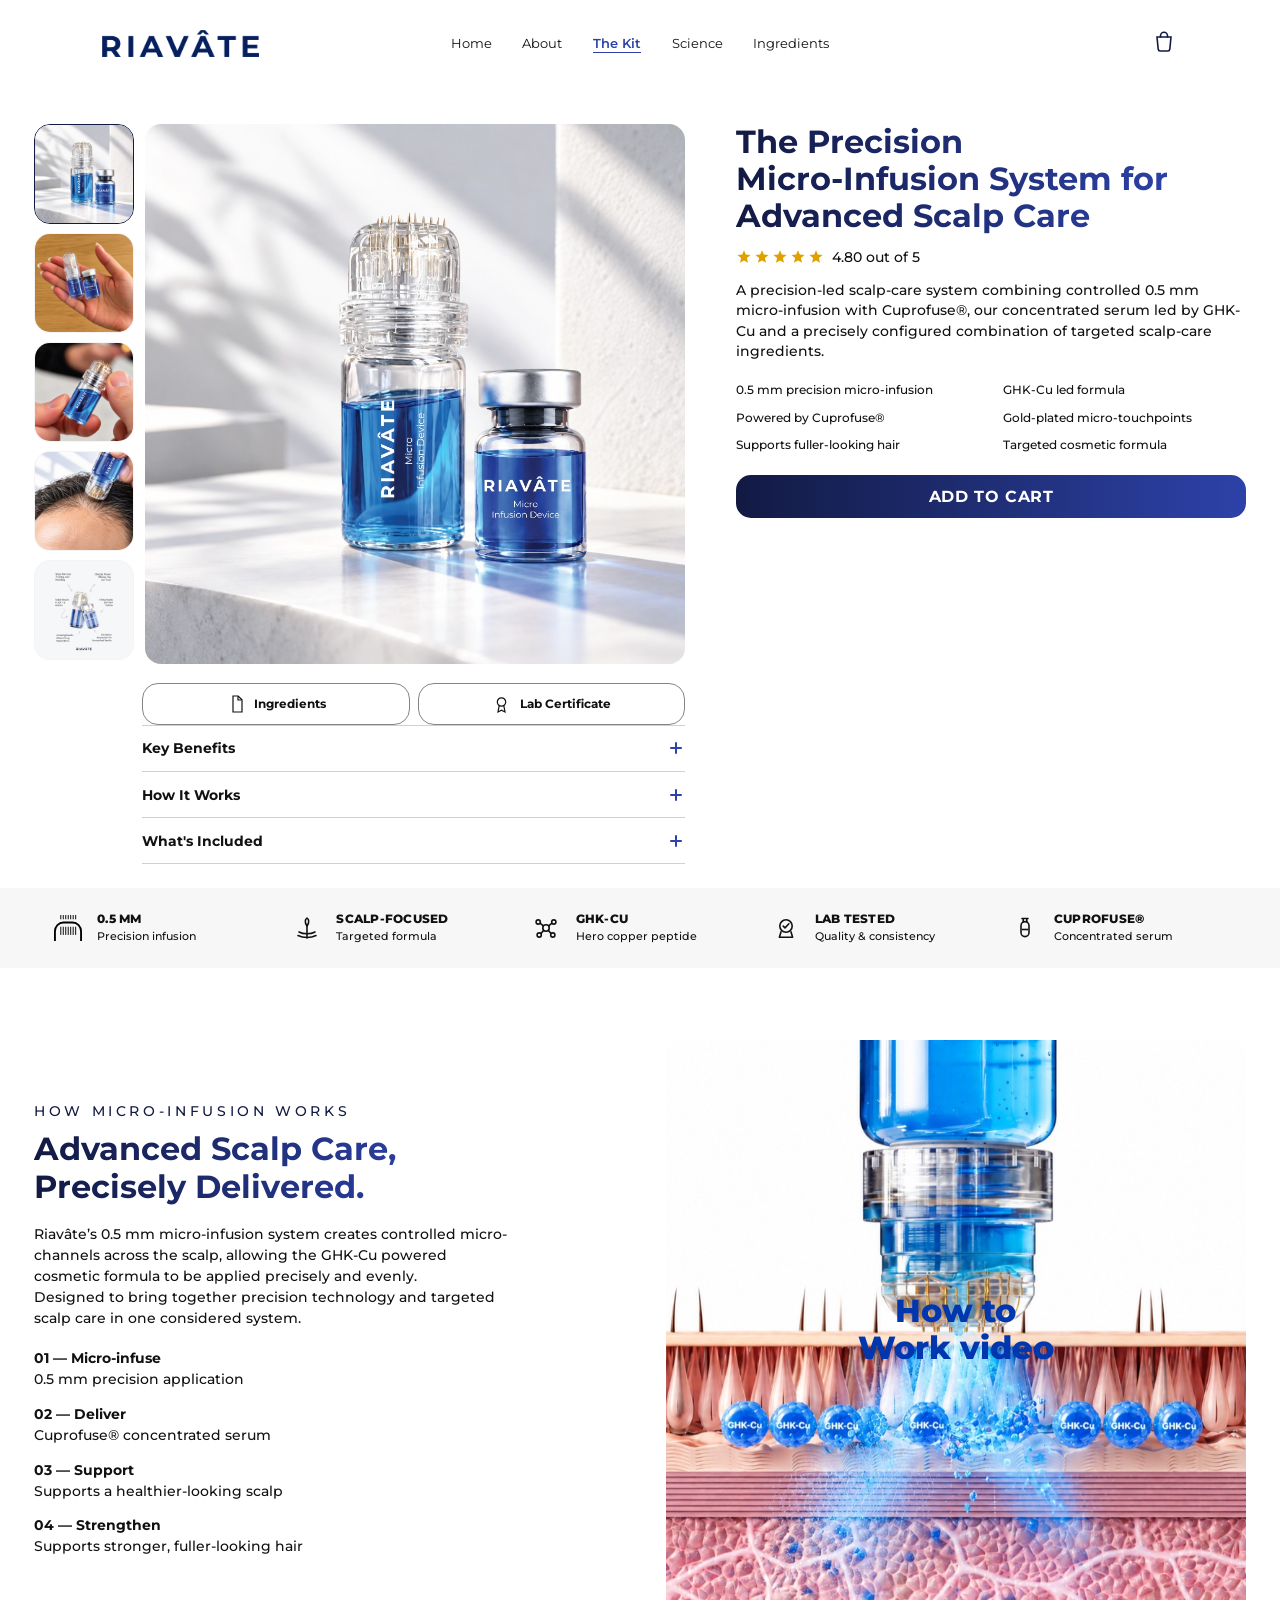
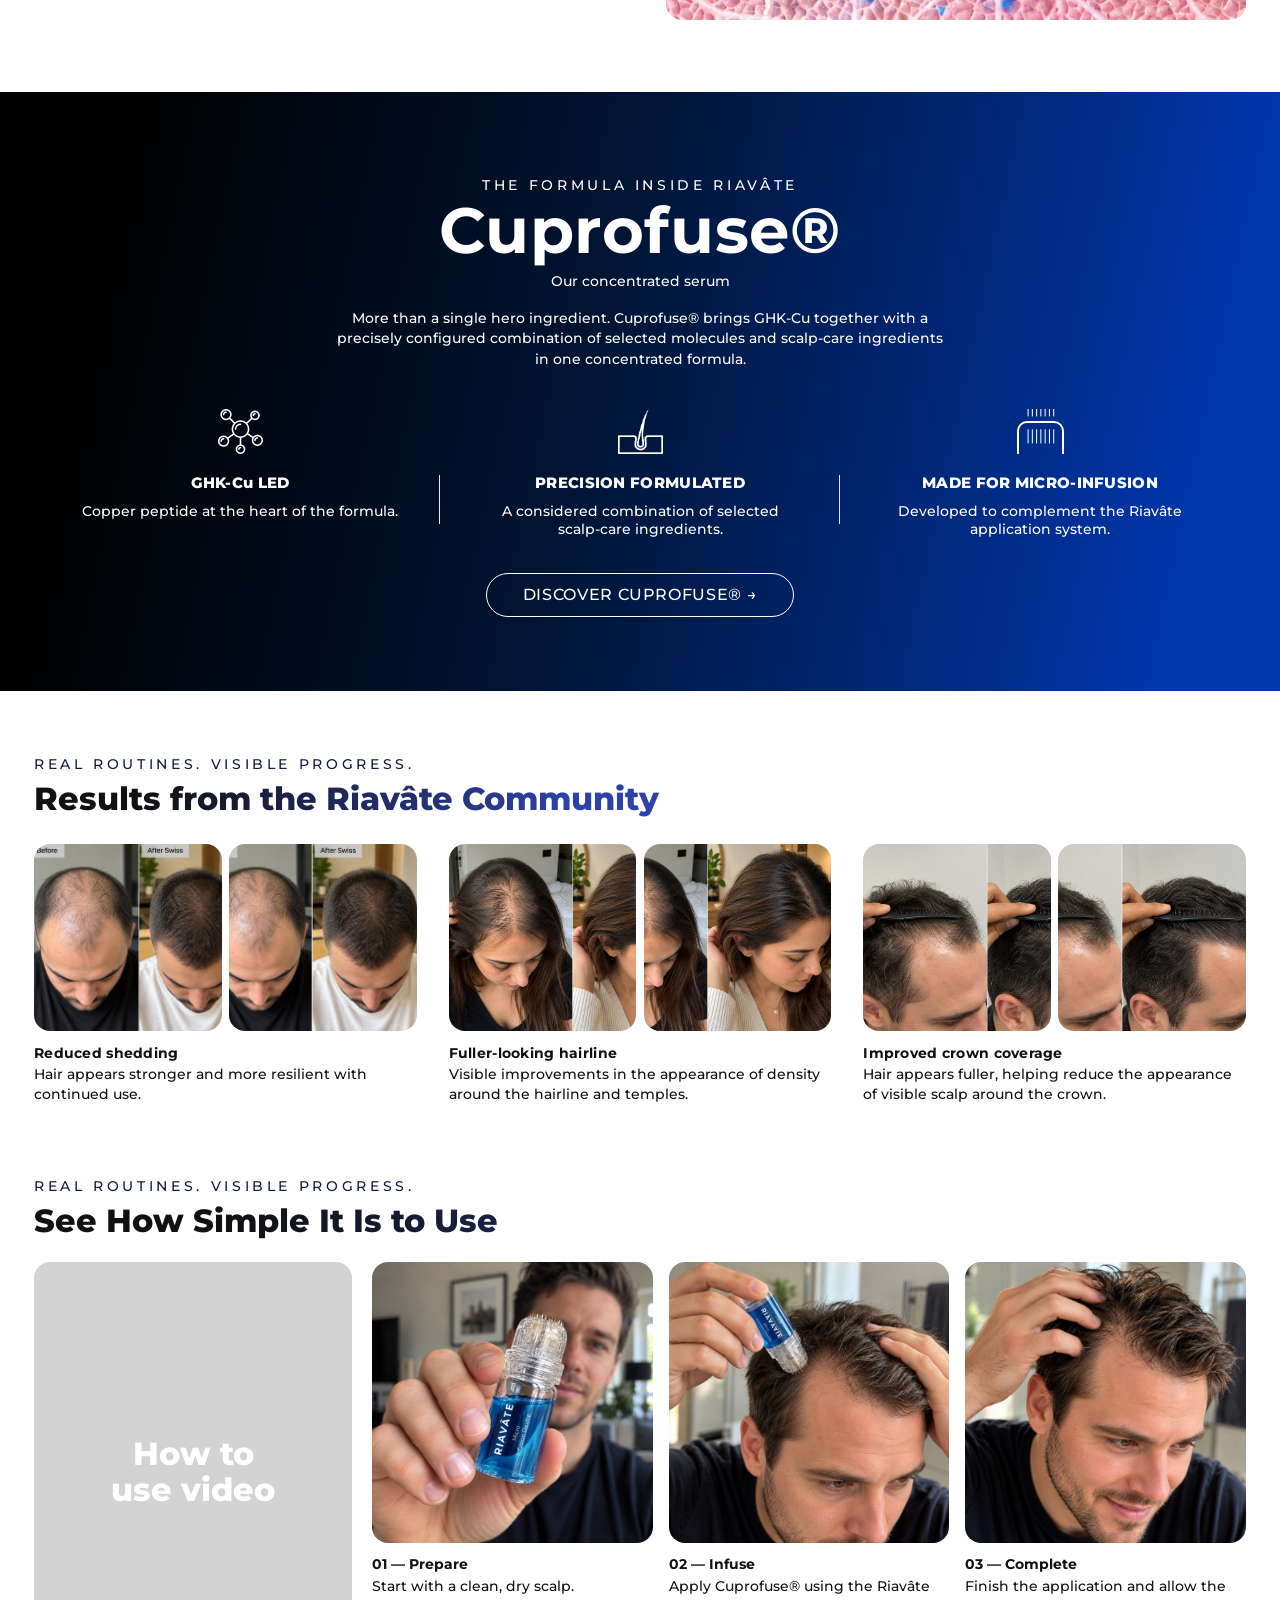
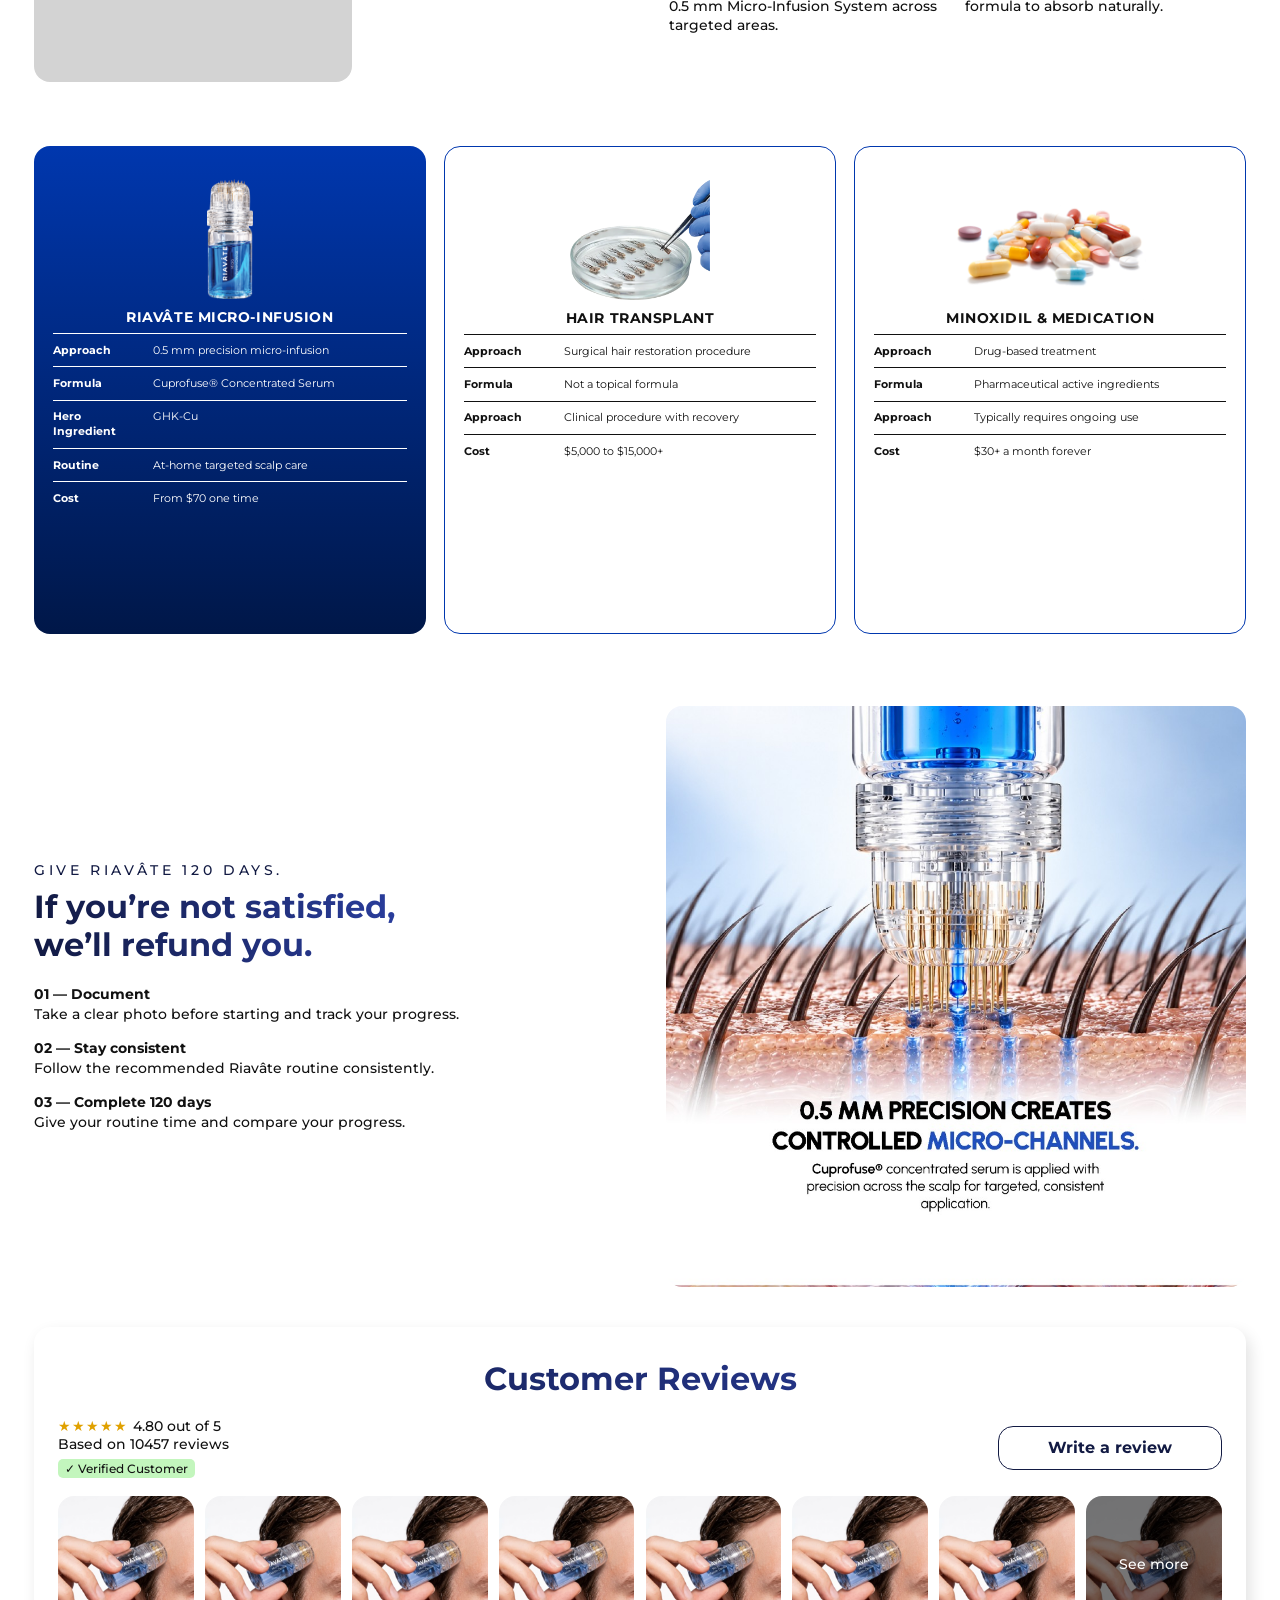
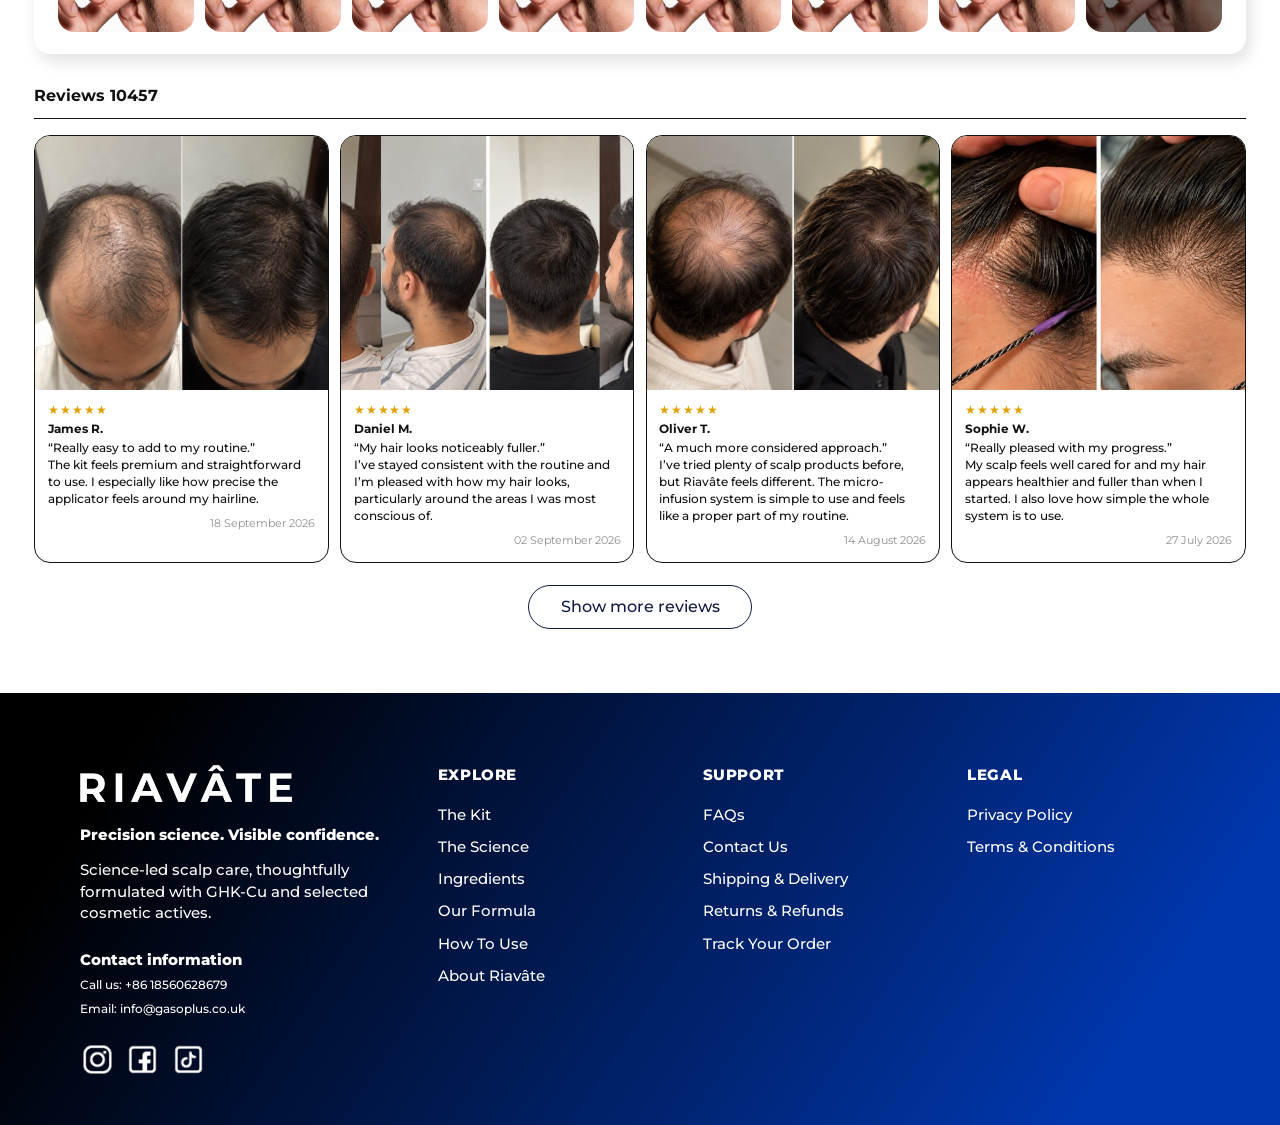
<file: kit.html>
<!doctype html>
<html lang="en">
<head>
<meta charset="utf-8">
<meta name="viewport" content="width=device-width, initial-scale=1">
<title>Riavâte kit</title>
<link href="https://fonts.googleapis.com/css2?family=Montserrat:wght@400;500;600;700;800&display=swap" rel="stylesheet">
<style>
*{box-sizing:border-box;margin:0}
body{font-family:Montserrat,sans-serif;color:#111;background:#fff}
img{display:block;max-width:100%}
p:empty{display:none}

  .site-header {
    position: relative;
    z-index: 20;
    background: #ffffff;
    color: #111111;
  }

  .site-header__bar {
    display: grid;
    grid-template-columns: 1fr auto 1fr;
    align-items: center;
    gap: 1rem;
    min-height: 86px;
    width: min(1440px, 100%);
    margin-inline: auto;
    padding-inline: clamp(1.25rem, 8vw, 7.125rem);
  }

  .site-header__logo {
    justify-self: start;
    display: flex;
    align-items: center;
    text-decoration: none;
    color: inherit;
  }

  .site-header__logo-image {
    width: auto;
    height: 27px;
    max-width: 160px;
  }

  .site-header__nav {
    justify-self: center;
  }

  .site-header__menu {
    display: flex;
    align-items: center;
    gap: clamp(1rem, 2.4vw, 2.4rem);
    margin: 0;
    padding: 0;
    list-style: none;
  }

  .site-header__menu a {
    color: #111111;
    font-size: 13px;
    font-weight: 400;
    line-height: 1.4;
    text-decoration: none;
  }

  .site-header__menu a[aria-current='page'] {
    color: #2d42a9;
    font-weight: 600;
    text-decoration: underline;
    text-underline-offset: 4px;
    text-decoration-thickness: 1px;
  }

  .site-header__menu a:hover,
  .site-header__menu a:focus-visible {
    color: #2d42a9;
  }

  .site-header__actions {
    justify-self: end;
    display: flex;
    align-items: center;
    gap: 0.75rem;
  }

  .site-header__cart {
    position: relative;
    display: flex;
    color: #121a43;
    text-decoration: none;
  }

  .site-header__cart svg {
    width: 28px;
    height: 28px;
  }

  .site-header__count {
    position: absolute;
    top: -6px;
    right: -8px;
    min-width: 16px;
    height: 16px;
    padding: 0 4px;
    border-radius: 999px;
    background: #121a43;
    color: #ffffff;
    font-size: 10px;
    line-height: 16px;
    text-align: center;
  }

  .site-header__toggle {
    display: none;
    width: 42px;
    height: 42px;
    padding: 0;
    border: 0;
    background: transparent;
    cursor: pointer;
  }

  .site-header__toggle-lines,
  .site-header__toggle-lines::before,
  .site-header__toggle-lines::after {
    display: block;
    width: 18px;
    height: 1.5px;
    background: #121a43;
    content: '';
  }

  .site-header__toggle-lines {
    position: relative;
    margin-inline: auto;
  }

  .site-header__toggle-lines::before,
  .site-header__toggle-lines::after {
    position: absolute;
    left: 0;
  }

  .site-header__toggle-lines::before {
    top: -6px;
  }

  .site-header__toggle-lines::after {
    top: 6px;
  }

  .site-header.is-open .site-header__toggle-lines {
    background: transparent;
  }

  .site-header.is-open .site-header__toggle-lines::before {
    top: 0;
    transform: rotate(45deg);
  }

  .site-header.is-open .site-header__toggle-lines::after {
    top: 0;
    transform: rotate(-45deg);
  }

  .visually-hidden {
    position: absolute;
    width: 1px;
    height: 1px;
    padding: 0;
    margin: -1px;
    overflow: hidden;
    clip: rect(0, 0, 0, 0);
    white-space: nowrap;
    border: 0;
  }

  @media screen and (max-width: 989px) {
    .site-header__bar {
      grid-template-columns: auto 1fr auto;
      min-height: 72px;
    }

    .site-header__toggle {
      display: inline-flex;
      align-items: center;
      justify-content: center;
    }

    .site-header__nav {
      display: none;
      position: absolute;
      top: 100%;
      left: 0;
      right: 0;
      justify-self: stretch;
      width: 100%;
      background: #ffffff;
      border-top: 1px solid #ececec;
      box-shadow: 0 16px 30px rgba(0, 0, 0, 0.06);
    }

    .site-header.is-open .site-header__nav {
      display: block;
    }

    .site-header__menu {
      flex-direction: column;
      align-items: stretch;
      gap: 0;
      padding: 0.5rem 0 0.75rem;
    }

    .site-header__menu a {
      display: block;
      padding: 0.9rem 1.25rem;
      font-size: 16px;
    }
  }


  .site-footer {
    display: flex;
    flex-direction: column;
    margin-top: 0;
    color: #ffffff;
    background-image: linear-gradient(124deg, #000000 11%, #0037ae 87%);
  }

  .site-footer a {
    color: inherit;
    text-decoration: none;
  }

  .site-footer__inner {
    display: grid;
    grid-template-columns: minmax(220px, 1.4fr) repeat(3, minmax(140px, 1fr));
    gap: 2.5rem 2rem;
    width: min(1120px, calc(100% - 2.5rem));
    margin-inline: auto;
    padding: 4.5rem 0 1.5rem;
  }

  .site-footer__logo-image {
    width: auto;
    height: 37px;
    max-width: 212px;
  }

  .site-footer__tagline {
    margin: 1.4rem 0 0;
    font-size: 15px;
    font-weight: 800;
    line-height: 1.4;
  }

  .site-footer__text {
    max-width: 20rem;
    margin: 0.85rem 0 0;
    font-size: 15px;
    font-weight: 500;
    line-height: 1.45;
  }

  .site-footer__contact-label {
    margin: 1.6rem 0 0.45rem;
    font-size: 15px;
    font-weight: 800;
  }

  .site-footer__contact {
    display: block;
    margin-top: 0.35rem;
    font-size: 12px;
    font-weight: 500;
    line-height: 1.5;
  }

  .site-footer__heading {
    margin: 0 0 0.9rem;
    font-size: 15px;
    font-weight: 800;
    letter-spacing: 0.04em;
  }

  .site-footer__links {
    margin: 0;
    padding: 0;
    list-style: none;
  }

  .site-footer__links a {
    display: inline-block;
    padding: 0.35rem 0;
    font-size: 15px;
    font-weight: 500;
    line-height: 1.4;
    text-transform: capitalize;
  }

  .site-footer__links a:hover,
  .site-footer__links a:focus-visible,
  .site-footer__contact:hover,
  .site-footer__contact:focus-visible {
    text-decoration: underline;
  }

  .site-footer__social {
    display: flex;
    align-items: center;
    gap: 0.65rem;
    width: min(1120px, calc(100% - 2.5rem));
    margin-inline: auto;
    padding: 0 0 3rem;
  }

  .site-footer__social img {
    width: 35px;
    height: 35px;
    object-fit: contain;
  }

  @media screen and (max-width: 989px) {
    .site-footer__inner {
      grid-template-columns: 1fr 1fr;
    }

    .site-footer__brand {
      grid-column: 1 / -1;
    }
  }

  @media screen and (max-width: 749px) {
    .site-footer__inner {
      grid-template-columns: 1fr;
      padding-top: 3rem;
    }
  }


  .icon-row {
    background: var(--icon-row-bg, #f7f7f7);
    color: var(--icon-row-text, #111111);
  }

  .icon-row__list {
    display: grid;
    grid-template-columns: repeat(5, minmax(0, 1fr));
    gap: 1.25rem 1rem;
    width: min(1180px, calc(100% - 2.5rem));
    margin: 0 auto;
    padding: 1.35rem 0;
    list-style: none;
  }

  .icon-row__item {
    display: flex;
    align-items: center;
    gap: 0.7rem;
    min-width: 0;
  }

  .icon-row__icon {
    display: flex;
    flex: 0 0 auto;
    align-items: center;
    justify-content: center;
    width: 36px;
    height: 36px;
  }

  .icon-row__icon img,
  .icon-row__image {
    width: 28px;
    height: 28px;
    object-fit: contain;
  }

  .icon-row__copy {
    display: flex;
    flex-direction: column;
    gap: 0.15rem;
    min-width: 0;
  }

  .icon-row__title {
    font-size: 12px;
    font-weight: 800;
    line-height: 1.2;
    letter-spacing: 0.02em;
    text-transform: uppercase;
  }

  .icon-row__text {
    font-size: 11px;
    font-weight: 500;
    line-height: 1.3;
  }

  @media screen and (max-width: 989px) {
    .icon-row__list {
      grid-template-columns: repeat(3, minmax(0, 1fr));
    }
  }

  @media screen and (max-width: 749px) {
    .icon-row__list {
      grid-template-columns: 1fr 1fr;
      gap: 1rem 0.75rem;
      padding: 1.25rem 0;
    }

    .icon-row__item:last-child:nth-child(odd) {
      grid-column: 1 / -1;
    }
  }


  .product-main {
    padding: 2.4rem 0 1.5rem;
  }

  .product-main__layout {
    display: grid;
    grid-template-columns: minmax(0, 1.15fr) minmax(280px, 0.9fr);
    gap: clamp(1.5rem, 4vw, 3.6rem);
    width: min(1212px, calc(100% - 2.5rem));
    margin-inline: auto;
    align-items: start;
  }

  .product-gallery {
    display: grid;
    grid-template-columns: 100px minmax(0, 1fr);
    gap: 0.7rem;
    align-items: start;
  }

  .product-gallery__thumbs {
    display: grid;
    gap: 0.55rem;
  }

  .product-gallery__thumb {
    width: 100px;
    height: 100px;
    padding: 0;
    border: 1px solid transparent;
    border-radius: 16px;
    overflow: hidden;
    background: #f4f4f4;
    cursor: pointer;
  }

  .product-gallery__thumb.is-active {
    border-color: #121a43;
  }

  .product-gallery__thumb-image,
  .product-gallery__image {
    width: 100%;
    height: 100%;
    object-fit: cover;
  }

  .product-gallery__stage {
    border-radius: 16px;
    overflow: hidden;
    background: #f3f3f3;
    aspect-ratio: 1;
  }

  .product-main__docs {
    display: grid;
    grid-template-columns: 1fr 1fr;
    gap: 0.5rem;
    margin: 1.15rem 0 0 108px;
  }

  .product-main__doc {
    display: flex;
    align-items: center;
    justify-content: center;
    gap: 0.55rem;
    min-height: 42px;
    border: 0.5px solid #848484;
    border-radius: 16px;
    color: #111;
    text-decoration: none;
    font-size: 12px;
    font-weight: 700;
  }

  .product-main__accordion {
    border-top: 0.5px solid #d0d0d0;
    margin-left: 108px;
  }

  .product-main__accordion:last-child {
    border-bottom: 0.5px solid #d0d0d0;
  }

  .product-main__accordion summary {
    display: flex;
    align-items: center;
    justify-content: space-between;
    gap: 1rem;
    padding: 0.85rem 0;
    font-size: 14px;
    font-weight: 700;
    cursor: pointer;
    list-style: none;
  }

  .product-main__accordion summary::-webkit-details-marker {
    display: none;
  }

  .product-main__accordion-icon {
    position: relative;
    flex: 0 0 18px;
    width: 18px;
    height: 18px;
    color: #2d42a9;
  }

  .product-main__accordion-icon::before,
  .product-main__accordion-icon::after {
    position: absolute;
    background: currentColor;
    border-radius: 1px;
    content: "";
  }

  .product-main__accordion-icon::before {
    top: 8px;
    left: 3px;
    width: 12px;
    height: 2px;
  }

  .product-main__accordion-icon::after {
    top: 3px;
    left: 8px;
    width: 2px;
    height: 12px;
  }

  .product-main__accordion[open] .product-main__accordion-icon::after {
    display: none;
  }

  .product-main__accordion:not([open]) > .product-main__accordion-body {
    display: none;
  }

  .product-main__accordion-body {
    padding: 0 1.5rem 0.9rem 0;
    font-size: 14px;
    line-height: 1.5;
  }

  .product-main__title {
    margin: 0;
    max-width: 28rem;
    color: #121a43;
    font-size: 32px;
    font-weight: 700;
    line-height: 1.15;
  }

  @supports (background-clip: text) or (-webkit-background-clip: text) {
    .product-main__title {
      background-image: linear-gradient(90deg, #121a43, #2d42a9);
      -webkit-background-clip: text;
      background-clip: text;
      color: transparent;
    }
  }

  .product-main__rating {
    display: flex;
    align-items: center;
    gap: 0.45rem;
    margin: 0.85rem 0 0;
    font-size: 14px;
    font-weight: 500;
  }

  .product-main__stars {
    display: inline-flex;
    gap: 2px;
  }

  .product-main__description {
    margin: 0.85rem 0 0;
    max-width: 32rem;
    font-size: 14px;
    font-weight: 500;
    line-height: 1.45;
  }

  .product-main__points {
    display: grid;
    grid-template-columns: 1fr 1fr;
    gap: 0.15rem 1.5rem;
    margin: 1rem 0 0;
    padding: 0;
    list-style: none;
    font-size: 12px;
    font-weight: 500;
    line-height: 25px;
  }

  .product-main__supplies {
    display: grid;
    gap: 0.85rem;
    margin-top: 1.4rem;
  }

  .supply-card {
    position: relative;
    display: block;
    padding: 0.75rem 1.15rem 0.7rem;
    border: 0.5px solid #7a7a7a;
    border-radius: 16px;
    cursor: pointer;
  }

  .supply-card:has(.supply-card__input:checked),
  .supply-card.is-selected:has(.supply-card__input:checked) {
    border-color: #121a43;
    box-shadow: inset 0 0 0 1px #121a43;
  }

  .supply-card__input {
    position: absolute;
    opacity: 0;
    pointer-events: none;
  }

  .supply-card__top {
    display: flex;
    justify-content: space-between;
    gap: 1rem;
  }

  .supply-card__title,
  .supply-card__subtitle,
  .supply-card__prices {
    display: block;
  }

  .supply-card__title {
    font-size: 14px;
    font-weight: 700;
    line-height: 20px;
    text-transform: uppercase;
  }

  .supply-card__subtitle,
  .supply-card__details {
    font-size: 14px;
    font-weight: 500;
    line-height: 20px;
  }

  .supply-card__prices {
    text-align: right;
    white-space: nowrap;
    font-size: 14px;
  }

  .supply-card__prices s {
    margin-right: 0.35rem;
    font-weight: 400;
    color: #111;
  }

  .supply-card__details {
    margin: 0.45rem 0 0;
    padding-left: 1.15rem;
  }

  .supply-card__badge {
    position: absolute;
    right: 1.1rem;
    bottom: -0.7rem;
    padding: 0.2rem 0.7rem;
    border-radius: 999px;
    background: linear-gradient(90deg, #121a43, #2d42a9);
    color: #fff;
    font-size: 12px;
    font-weight: 700;
  }

  .product-main__submit {
    width: 100%;
    margin-top: 1.15rem;
    min-height: 43px;
    border: 0;
    border-radius: 15px;
    background: linear-gradient(90deg, #121a43, #2d42a9);
    color: #fff;
    font-family: inherit;
    font-size: 16px;
    font-weight: 700;
    letter-spacing: 0.04em;
    text-transform: uppercase;
    cursor: pointer;
  }

  .product-main__submit:disabled {
    opacity: 0.55;
    cursor: not-allowed;
  }

  .product-main__checkout {
    margin-top: 0.75rem;
  }

  @media screen and (max-width: 989px) {
    .product-main__layout,
    .product-main__points,
    .product-main__docs {
      grid-template-columns: 1fr;
    }

    .product-gallery {
      grid-template-columns: 1fr;
    }

    .product-gallery__thumbs {
      display: flex;
      order: 2;
      overflow-x: auto;
    }

    .product-gallery__thumb {
      flex: 0 0 84px;
      width: 84px;
      height: 84px;
    }

    .product-main__docs,
    .product-main__accordion {
      margin-left: 0;
    }
  }


  .product-infusion {
    padding: 4.5rem 0;
  }

  .product-infusion__layout {
    display: grid;
    grid-template-columns: minmax(0, 1fr) minmax(0, 1fr);
    gap: clamp(1.5rem, 4vw, 4rem);
    align-items: center;
    width: min(1212px, calc(100% - 2.5rem));
    margin-inline: auto;
  }

  .product-infusion__eyebrow {
    margin: 0;
    color: #121a43;
    font-size: 14px;
    font-weight: 500;
    letter-spacing: 0.26em;
    text-transform: uppercase;
  }

  .product-infusion__heading {
    margin: 0.6rem 0 0;
    max-width: 26rem;
    color: #121a43;
    font-size: 32px;
    font-weight: 700;
    line-height: 1.2;
  }

  @supports (background-clip: text) or (-webkit-background-clip: text) {
    .product-infusion__heading {
      background-image: linear-gradient(90deg, #121a43, #2d42a9);
      -webkit-background-clip: text;
      background-clip: text;
      color: transparent;
    }
  }

  .product-infusion__text,
  .product-infusion__steps {
    max-width: 30rem;
    font-size: 14px;
    font-weight: 500;
    line-height: 1.5;
  }

  .product-infusion__text {
    margin: 1.1rem 0 0;
  }

  .product-infusion__steps {
    margin: 1.2rem 0 0;
    padding: 0;
    list-style: none;
  }

  .product-infusion__steps li {
    margin-top: 0.85rem;
  }

  .product-infusion__steps strong,
  .product-infusion__steps span {
    display: block;
  }

  .product-infusion__media {
    position: relative;
    border-radius: 16px;
    overflow: hidden;
    min-height: 320px;
    aspect-ratio: 1;
    background: #d7dde8;
  }

  .product-infusion__image {
    width: 100%;
    height: 100%;
    object-fit: cover;
  }

  .product-infusion__overlay {
    position: absolute;
    inset: 0;
    display: flex;
    align-items: center;
    justify-content: center;
    margin: 0;
    color: #0037ae;
    font-size: 32px;
    font-weight: 800;
    line-height: 1.15;
    text-align: center;
  }

  @media screen and (max-width: 989px) {
    .product-infusion__layout {
      grid-template-columns: 1fr;
    }

    .product-infusion__heading,
    .product-infusion__overlay {
      font-size: 28px;
    }
  }


.product-cuprofuse {
    display: flex;
    flex-direction: column;
    align-items: center;
    min-height: 598px;
    padding: 5.25rem 1.25rem 4.6rem;
    background: linear-gradient(102deg, #000000 10%, #001433 46%, #0037ae 92%);
    color: #fff;
    text-align: center;
  }

  .product-cuprofuse__eyebrow,
  .product-cuprofuse__subheading,
  .product-cuprofuse__text {
    margin: 0;
    max-width: 40rem;
  }

  .product-cuprofuse__eyebrow {
    font-size: 14px;
    font-weight: 500;
    letter-spacing: 0.26em;
    text-transform: uppercase;
  }

  .product-cuprofuse__heading {
    margin: 0.35rem 0 0;
    font-size: clamp(40px, 5vw, 64px);
    font-weight: 700;
    line-height: 0.95;
    letter-spacing: 0.01em;
  }

  .product-cuprofuse__subheading {
    margin-top: 0.7rem;
    font-size: 14px;
    font-weight: 500;
  }

  .product-cuprofuse__text {
    max-width: 617px;
    margin-top: 1.15rem;
    font-size: 14px;
    font-weight: 500;
    line-height: 1.45;
  }

  .product-cuprofuse__features {
    display: grid;
    grid-template-columns: repeat(3, minmax(0, 1fr));
    width: min(1224px, calc(100% - 2.5rem));
    margin: 2.5rem 0 0;
    padding: 0;
    list-style: none;
  }

  .product-cuprofuse__icon {
    display: flex;
    align-items: flex-end;
    justify-content: center;
    height: 45px;
    margin-bottom: 1.35rem;
  }

  .product-cuprofuse__icon img {
    display: block;
    width: auto;
    height: 45px;
  }

  .product-cuprofuse__copy {
    position: relative;
    padding: 0 1.6rem;
  }

  .product-cuprofuse__features li:not(:last-child) .product-cuprofuse__copy::after {
    content: "";
    position: absolute;
    top: 0;
    right: 0;
    width: 1px;
    height: 49px;
    background: rgba(255, 255, 255, 0.9);
  }

  .product-cuprofuse__copy strong,
  .product-cuprofuse__copy span {
    display: block;
  }

  .product-cuprofuse__copy strong {
    font-size: 15px;
    font-weight: 800;
    letter-spacing: 0.02em;
    line-height: 1;
  }

  .product-cuprofuse__copy span {
    max-width: 20rem;
    margin: 0.7rem auto 0;
    font-size: 14px;
    font-weight: 500;
    line-height: 1.35;
  }

  .product-cuprofuse__button {
    display: inline-flex;
    align-items: center;
    justify-content: center;
    min-width: 308px;
    min-height: 44px;
    margin-top: 2.1rem;
    padding: 0 1.5rem;
    border: 1px solid #fff;
    border-radius: 22px;
    color: #fff;
    text-decoration: none;
    font-size: 16px;
    font-weight: 500;
    letter-spacing: 0.04em;
    text-transform: uppercase;
  }

  @media screen and (max-width: 749px) {
    .product-cuprofuse {
      min-height: 0;
      padding: 3.5rem 1.25rem;
    }

    .product-cuprofuse__features {
      grid-template-columns: 1fr;
      gap: 1.5rem;
    }

    .product-cuprofuse__icon:empty {
      display: none;
    }

    .product-cuprofuse__features li:not(:last-child) .product-cuprofuse__copy::after {
      top: auto;
      right: 20%;
      bottom: -0.85rem;
      width: 60%;
      height: 1px;
    }

    .product-cuprofuse__button {
      min-width: 0;
      width: min(308px, 100%);
    }
  }

  .product-results {
    width: min(1212px, calc(100% - 2.5rem));
    margin: 0 auto;
    padding: 4rem 0 1rem;
  }

  .product-results__eyebrow {
    margin: 0;
    color: #121a43;
    font-size: 14px;
    font-weight: 500;
    letter-spacing: 0.26em;
    text-transform: uppercase;
  }

  .product-results__heading {
    margin: 0.45rem 0 0;
    max-width: 40rem;
    color: #121a43;
    font-size: 32px;
    font-weight: 800;
    line-height: 1.2;
  }

  @supports (background-clip: text) or (-webkit-background-clip: text) {
    .product-results__heading {
      background-image: linear-gradient(90deg, #111 16%, #2d42a9 84%);
      -webkit-background-clip: text;
      background-clip: text;
      color: transparent;
    }
  }

  .product-results__grid {
    display: grid;
    grid-template-columns: repeat(3, minmax(0, 1fr));
    gap: 1.5rem 2rem;
    margin: 1.6rem 0 0;
    padding: 0;
    list-style: none;
  }

  .product-results__pair {
    display: grid;
    grid-template-columns: 1fr 1fr;
    gap: 0.45rem;
  }

  .product-results__image {
    width: 100%;
    aspect-ratio: 1;
    object-fit: cover;
    border-radius: 16px;
  }

  .product-results__pair img:first-child {
    object-position: 18% center;
  }

  .product-results__pair img:last-child {
    object-position: 82% center;
  }

  .product-results__grid h3 {
    margin: 0.8rem 0 0;
    font-size: 14px;
    font-weight: 700;
    letter-spacing: 0.02em;
  }

  .product-results__grid p {
    margin: 0.2rem 0 0;
    font-size: 14px;
    font-weight: 500;
    line-height: 1.4;
  }

  @media screen and (max-width: 989px) {
    .product-results__grid {
      grid-template-columns: 1fr;
    }
  }


  .product-steps {
    width: min(1212px, calc(100% - 2.5rem));
    margin: 0 auto;
    padding: 3.5rem 0 2rem;
  }

  .product-steps__eyebrow {
    margin: 0;
    color: #121a43;
    font-size: 14px;
    font-weight: 500;
    letter-spacing: 0.26em;
    text-transform: uppercase;
  }

  .product-steps__heading {
    margin: 0.4rem 0 0;
    color: #121a43;
    font-size: 32px;
    font-weight: 800;
  }

  @supports (background-clip: text) or (-webkit-background-clip: text) {
    .product-steps__heading {
      background-image: linear-gradient(90deg, #111 16%, #2d42a9 84%);
      -webkit-background-clip: text;
      background-clip: text;
      color: transparent;
    }
  }

  .product-steps__layout {
    display: grid;
    grid-template-columns: 318px minmax(0, 1fr);
    gap: 1.25rem;
    margin-top: 1.4rem;
    align-items: start;
  }

  .product-steps__video {
    position: relative;
    display: flex;
    align-items: center;
    justify-content: center;
    min-height: 420px;
    border-radius: 16px;
    background: #d3d3d3;
    overflow: hidden;
  }

  .product-steps__video-image {
    position: absolute;
    inset: 0;
    width: 100%;
    height: 100%;
    object-fit: cover;
  }

  .product-steps__video p {
    position: relative;
    margin: 0;
    color: #fff;
    font-size: 32px;
    font-weight: 800;
    line-height: 1.15;
    text-align: center;
  }

  .product-steps__list {
    display: grid;
    grid-template-columns: repeat(3, minmax(0, 1fr));
    gap: 1rem;
    margin: 0;
    padding: 0;
    list-style: none;
  }

  .product-steps__image {
    width: 100%;
    aspect-ratio: 1;
    object-fit: cover;
    border-radius: 16px;
  }

  .product-steps__list h3 {
    margin: 0.75rem 0 0;
    font-size: 14px;
    font-weight: 700;
  }

  .product-steps__list p {
    margin: 0.25rem 0 0;
    font-size: 14px;
    font-weight: 500;
    line-height: 1.4;
  }

  @media screen and (max-width: 989px) {
    .product-steps__layout,
    .product-steps__list {
      grid-template-columns: 1fr;
    }

    .product-steps__video {
      min-height: 240px;
    }
  }


  .product-compare {
    width: min(1212px, calc(100% - 2.5rem));
    margin: 2rem auto 0;
    padding-bottom: 2rem;
  }

  .product-compare__grid {
    display: grid;
    grid-template-columns: repeat(3, minmax(0, 1fr));
    gap: 1.15rem;
    margin: 0;
    padding: 0;
    list-style: none;
  }

  .product-compare__card {
    min-height: 488px;
    padding: 1.4rem 1.2rem 1.5rem;
    border: 1px solid #0037ae;
    border-radius: 16px;
  }

  .product-compare__card--featured {
    border: 0;
    background: linear-gradient(180deg, #0037ae, #001748);
    color: #fff;
  }

  .product-compare__media {
    display: flex;
    align-items: flex-end;
    justify-content: center;
    height: 130px;
  }

  .product-compare__image {
    width: auto;
    max-width: 70%;
    max-height: 120px;
    object-fit: contain;
  }

  .product-compare__card h2 {
    margin: 0.6rem 0 0.4rem;
    font-size: 14px;
    font-weight: 700;
    letter-spacing: 0.04em;
    text-align: center;
    text-transform: uppercase;
  }

  .product-compare__card dl {
    margin: 0;
  }

  .product-compare__card dl div {
    display: grid;
    grid-template-columns: 92px minmax(0, 1fr);
    gap: 0.5rem;
    padding: 0.55rem 0;
    border-top: 0.5px solid currentColor;
    font-size: 11px;
    line-height: 1.35;
  }

  .product-compare__card dt {
    font-weight: 700;
  }

  .product-compare__card dd {
    margin: 0;
    font-weight: 400;
  }

  @media screen and (max-width: 989px) {
    .product-compare__grid {
      grid-template-columns: 1fr;
    }
  }


  .product-guarantee {
    display: grid;
    grid-template-columns: minmax(0, 1fr) minmax(0, 1fr);
    gap: clamp(1.5rem, 4vw, 4rem);
    align-items: center;
    width: min(1212px, calc(100% - 2.5rem));
    margin: 2.5rem auto;
  }

  .product-guarantee__eyebrow {
    margin: 0;
    color: #121a43;
    font-size: 14px;
    font-weight: 500;
    letter-spacing: 0.26em;
    text-transform: uppercase;
  }

  .product-guarantee__heading {
    margin: 0.55rem 0 0;
    max-width: 26rem;
    color: #121a43;
    font-size: 32px;
    font-weight: 700;
    line-height: 1.2;
  }

  @supports (background-clip: text) or (-webkit-background-clip: text) {
    .product-guarantee__heading {
      background-image: linear-gradient(90deg, #121a43, #2d42a9);
      -webkit-background-clip: text;
      background-clip: text;
      color: transparent;
    }
  }

  .product-guarantee ol {
    margin: 1.2rem 0 0;
    padding: 0;
    list-style: none;
    max-width: 30rem;
    font-size: 14px;
    font-weight: 500;
    line-height: 1.45;
  }

  .product-guarantee li + li {
    margin-top: 0.85rem;
  }

  .product-guarantee strong,
  .product-guarantee span {
    display: block;
  }

  .product-guarantee__media {
    border-radius: 16px;
    overflow: hidden;
    aspect-ratio: 1;
    background: #f3f3f3;
  }

  .product-guarantee__image {
    width: 100%;
    height: 100%;
    object-fit: cover;
  }

  @media screen and (max-width: 989px) {
    .product-guarantee {
      grid-template-columns: 1fr;
    }

    .product-guarantee__heading {
      font-size: 28px;
    }
  }


  .product-reviews {
    width: min(1212px, calc(100% - 2.5rem));
    margin: 2rem auto 4rem;
  }

  .product-reviews__summary {
    padding: 2rem 1.5rem 1.4rem;
    border-radius: 16px;
    background: #fff;
    box-shadow: 4px 7px 16px rgba(0, 0, 0, 0.12);
  }

  .product-reviews__summary h2,
  .product-reviews__list-head h3 {
    margin: 0;
    color: #121a43;
    text-align: center;
    font-size: 32px;
    font-weight: 700;
  }

  @supports (background-clip: text) or (-webkit-background-clip: text) {
    .product-reviews__summary h2 {
      background-image: linear-gradient(90deg, #121a43, #2d42a9);
      -webkit-background-clip: text;
      background-clip: text;
      color: transparent;
    }
  }

  .product-reviews__top {
    display: flex;
    justify-content: space-between;
    align-items: center;
    gap: 1rem;
    margin-top: 1.2rem;
  }

  .product-reviews__score,
  .product-reviews__count,
  .product-reviews__badge {
    margin: 0;
    font-size: 14px;
    font-weight: 500;
  }

  .product-reviews__stars {
    color: #e0a100;
    letter-spacing: 0.08em;
  }

  .product-reviews__badge {
    display: inline-block;
    margin-top: 0.35rem;
    padding: 0.15rem 0.45rem;
    border-radius: 5px;
    background: #c3f6bd;
    font-size: 12px;
  }

  .product-reviews__write,
  .product-reviews__more a {
    display: inline-flex;
    align-items: center;
    justify-content: center;
    min-width: 224px;
    min-height: 44px;
    border: 1px solid #121a43;
    border-radius: 15px;
    color: #121a43;
    text-decoration: none;
    font-size: 16px;
    font-weight: 700;
  }

  .product-reviews__thumbs {
    display: grid;
    grid-template-columns: repeat(8, minmax(0, 1fr));
    gap: 0.7rem;
    margin: 1.1rem 0 0;
    padding: 0;
    list-style: none;
  }

  .product-reviews__thumbs li {
    position: relative;
    border-radius: 16px;
    overflow: hidden;
  }

  .product-reviews__thumbs img {
    width: 100%;
    aspect-ratio: 1;
    object-fit: cover;
  }

  .product-reviews__thumbs span {
    position: absolute;
    inset: 0;
    display: flex;
    align-items: center;
    justify-content: center;
    background: rgba(0, 0, 0, 0.53);
    color: #fff;
    font-size: 14px;
    font-weight: 500;
  }

  .product-reviews__list-head {
    margin-top: 2rem;
    padding-bottom: 0.8rem;
    border-bottom: 0.5px solid #111;
    text-align: left;
  }

  .product-reviews__list-head h3 {
    color: #111;
    font-size: 16px;
    text-align: left;
  }

  .product-reviews__list {
    display: grid;
    grid-template-columns: repeat(4, minmax(0, 1fr));
    gap: 0.7rem;
    margin: 1rem 0 0;
    padding: 0;
    list-style: none;
  }

  .product-reviews__list li {
    border: 1px solid #111;
    border-radius: 16px;
    overflow: hidden;
  }

  .product-reviews__photo {
    width: 100%;
    aspect-ratio: 1.15;
    object-fit: cover;
  }

  .product-reviews__body {
    padding: 0.75rem 0.8rem 0.9rem;
    font-size: 12px;
  }

  .product-reviews__name {
    margin: 0.25rem 0;
    font-size: 12px;
    font-weight: 700;
  }

  .product-reviews__body .rte {
    font-size: 12px;
    font-weight: 500;
    line-height: 1.4;
  }

  .product-reviews__date {
    margin: 0.55rem 0 0;
    color: #8e8e8e;
    font-size: 11px;
    text-align: right;
  }

  .product-reviews__more {
    margin: 1.4rem 0 0;
    text-align: center;
  }

  .product-reviews__more a {
    border-radius: 22px;
    font-weight: 500;
  }

  @media screen and (max-width: 989px) {
    .product-reviews__thumbs {
      grid-template-columns: repeat(4, minmax(0, 1fr));
    }

    .product-reviews__list {
      grid-template-columns: 1fr 1fr;
    }

    .product-reviews__top {
      flex-direction: column;
      align-items: flex-start;
    }
  }

  @media screen and (max-width: 549px) {
    .product-reviews__list,
    .product-reviews__thumbs {
      grid-template-columns: 1fr;
    }
  }

</style>
<link rel="stylesheet" href="assets/motion.css">
<script src="assets/motion.js" defer></script>
</head>
<body>

<header class="site-header" data-header>
  <div class="site-header__bar">
    <a class="site-header__logo" href="/"><img class="site-header__logo-image" src="/assets/logo.png" alt="Riavâte" width="156" height="27"></a>
    <nav class="site-header__nav" id="nav"><ul class="site-header__menu">
      <li><a href="/">Home</a></li><li><a href="/about.html">About</a></li><li><a href="/kit.html" aria-current="page">The Kit</a></li><li><a href="/science.html">Science</a></li><li><a href="/ingredients.html">Ingredients</a></li>
    </ul></nav>
    <div class="site-header__actions">
      <a class="site-header__cart" href="/cart.html" aria-label="Cart"><svg width="28" height="28" viewBox="0 0 28 28" aria-hidden="true"><path d="M7 8h14l-1.2 12.2a2 2 0 0 1-2 1.8H10.2a2 2 0 0 1-2-1.8L7 8Z" fill="none" stroke="currentColor" stroke-width="1.6"/><path d="M10.5 8V6.8A3.5 3.5 0 0 1 14 3.3a3.5 3.5 0 0 1 3.5 3.5V8" fill="none" stroke="currentColor" stroke-width="1.6" stroke-linecap="round"/></svg></a>
      <button class="site-header__toggle" type="button" data-menu-toggle aria-expanded="false" aria-controls="nav"><span class="site-header__toggle-lines"></span></button>
    </div>
  </div>
</header>
<main>
<section class="product-main"><div class="product-main__layout">
  <div class="product-main__media">
    <div class="product-gallery" data-gallery>
      <div class="product-gallery__thumbs">
        <button class="product-gallery__thumb is-active" type="button" data-gallery-thumb data-src="/assets/product-gallery-1.jpg" aria-current="true"><img class="product-gallery__thumb-image" src="/assets/product-gallery-1.jpg" alt=""></button>
        <button class="product-gallery__thumb" type="button" data-gallery-thumb data-src="/assets/product-gallery-2.jpg"><img class="product-gallery__thumb-image" src="/assets/product-gallery-2.jpg" alt=""></button>
        <button class="product-gallery__thumb" type="button" data-gallery-thumb data-src="/assets/product-gallery-3.jpg"><img class="product-gallery__thumb-image" src="/assets/product-gallery-3.jpg" alt=""></button>
        <button class="product-gallery__thumb" type="button" data-gallery-thumb data-src="/assets/product-gallery-4.jpg"><img class="product-gallery__thumb-image" src="/assets/product-gallery-4.jpg" alt=""></button>
        <button class="product-gallery__thumb" type="button" data-gallery-thumb data-src="/assets/product-gallery-5.jpg"><img class="product-gallery__thumb-image" src="/assets/product-gallery-5.jpg" alt=""></button>
      </div>
      <div class="product-gallery__stage"><img class="product-gallery__image" data-gallery-image src="/assets/product-gallery-1.jpg" alt="The Precision Micro-Infusion System"></div>
    </div>
    <div class="product-main__docs">
      <a class="product-main__doc" href="/ingredients.html"><svg width="19" height="20" viewBox="0 0 19 20" aria-hidden="true"><path d="M7 2h5.2L16 5.8V18H7V2Z" fill="none" stroke="currentColor" stroke-width="1.2"/><path d="M12 2.2V6h3.6" fill="none" stroke="currentColor" stroke-width="1.2"/></svg><span>Ingredients</span></a>
      <a class="product-main__doc" href="#"><svg width="19" height="20" viewBox="0 0 19 20" aria-hidden="true"><circle cx="9.5" cy="8" r="4.2" fill="none" stroke="currentColor" stroke-width="1.2"/><path d="M7.2 11.6 6 18l3.5-1.8L13 18l-1.2-6.4" fill="none" stroke="currentColor" stroke-width="1.2"/></svg><span>Lab Certificate</span></a>
    </div>
    <div class="product-main__accordions">
      <details class="product-main__accordion"><summary><span>Key Benefits</span><span class="product-main__accordion-icon" aria-hidden="true"></span></summary><div class="product-main__accordion-body"><p>Hair appears stronger and more resilient with continued use. Visible improvements in the appearance of density around the hairline, temples, and crown.</p></div></details>
      <details class="product-main__accordion"><summary><span>How It Works</span><span class="product-main__accordion-icon" aria-hidden="true"></span></summary><div class="product-main__accordion-body"><p>The 0.5 mm micro-infusion system creates controlled micro-channels so Cuprofuse® can be applied precisely and evenly.</p></div></details>
      <details class="product-main__accordion"><summary><span>What's Included</span><span class="product-main__accordion-icon" aria-hidden="true"></span></summary><div class="product-main__accordion-body"><p>Cuprofuse® serum vials and matching 0.5 mm micro-infusion applicators.</p></div></details>
    </div>
  </div>
  <div class="product-main__info">
    <h1 class="product-main__title">The Precision<br>Micro-Infusion System for Advanced Scalp Care</h1>
    <p class="product-main__rating"><span class="product-main__stars" aria-hidden="true"><svg width="16" height="16" viewBox="0 0 16 16"><path fill="#e0a100" d="M8 1.2 9.8 5.6l4.7.4-3.6 3.1 1.1 4.6L8 11.4 4 13.7l1.1-4.6L1.5 6l4.7-.4L8 1.2Z"/></svg><svg width="16" height="16" viewBox="0 0 16 16"><path fill="#e0a100" d="M8 1.2 9.8 5.6l4.7.4-3.6 3.1 1.1 4.6L8 11.4 4 13.7l1.1-4.6L1.5 6l4.7-.4L8 1.2Z"/></svg><svg width="16" height="16" viewBox="0 0 16 16"><path fill="#e0a100" d="M8 1.2 9.8 5.6l4.7.4-3.6 3.1 1.1 4.6L8 11.4 4 13.7l1.1-4.6L1.5 6l4.7-.4L8 1.2Z"/></svg><svg width="16" height="16" viewBox="0 0 16 16"><path fill="#e0a100" d="M8 1.2 9.8 5.6l4.7.4-3.6 3.1 1.1 4.6L8 11.4 4 13.7l1.1-4.6L1.5 6l4.7-.4L8 1.2Z"/></svg><svg width="16" height="16" viewBox="0 0 16 16"><path fill="#e0a100" d="M8 1.2 9.8 5.6l4.7.4-3.6 3.1 1.1 4.6L8 11.4 4 13.7l1.1-4.6L1.5 6l4.7-.4L8 1.2Z"/></svg></span><span>4.80 out of 5</span></p>
    <p class="product-main__description">A precision-led scalp-care system combining controlled 0.5 mm micro-infusion with Cuprofuse®, our concentrated serum led by GHK-Cu and a precisely configured combination of targeted scalp-care ingredients.</p>
    <ul class="product-main__points"><li>0.5 mm precision micro-infusion</li><li>GHK-Cu led formula</li><li>Powered by Cuprofuse®</li><li>Gold-plated micro-touchpoints</li><li>Supports fuller-looking hair</li><li>Targeted cosmetic formula</li></ul>
    <form class="product-main__form" action="#">
      <button class="product-main__submit" type="button">Add to cart</button>
    </form>
  </div>
</div></section>
<section class="icon-row"><ul class="icon-row__list">
  <li class="icon-row__item"><span class="icon-row__icon"><img src="/assets/icon-precision.svg" alt="" width="30" height="27"></span><span class="icon-row__copy"><span class="icon-row__title">0.5 mm</span><span class="icon-row__text">Precision infusion</span></span></li>
  <li class="icon-row__item"><span class="icon-row__icon"><img src="/assets/icon-scalp.svg" alt="" width="28" height="28"></span><span class="icon-row__copy"><span class="icon-row__title">Scalp-focused</span><span class="icon-row__text">Targeted formula</span></span></li>
  <li class="icon-row__item"><span class="icon-row__icon"><img src="/assets/icon-peptide.svg" alt="" width="28" height="28"></span><span class="icon-row__copy"><span class="icon-row__title">GHK-Cu</span><span class="icon-row__text">Hero copper peptide</span></span></li>
  <li class="icon-row__item"><span class="icon-row__icon"><img src="/assets/icon-lab.svg" alt="" width="28" height="28"></span><span class="icon-row__copy"><span class="icon-row__title">Lab tested</span><span class="icon-row__text">Quality &amp; consistency</span></span></li>
  <li class="icon-row__item"><span class="icon-row__icon"><img src="/assets/icon-serum.svg" alt="" width="28" height="28"></span><span class="icon-row__copy"><span class="icon-row__title">Cuprofuse®</span><span class="icon-row__text">Concentrated serum</span></span></li>
</ul></section>
<section class="product-infusion"><div class="product-infusion__layout">
  <div class="product-infusion__copy">
    <p class="product-infusion__eyebrow">How micro-infusion works</p>
    <h2 class="product-infusion__heading">Advanced Scalp Care, Precisely Delivered.</h2>
    <div class="product-infusion__text"><p>Riavâte’s 0.5 mm micro-infusion system creates controlled micro-channels across the scalp, allowing the GHK-Cu powered cosmetic formula to be applied precisely and evenly.</p><p>Designed to bring together precision technology and targeted scalp care in one considered system.</p></div>
    <ol class="product-infusion__steps"><li><strong>01 — Micro-infuse</strong><span>0.5 mm precision application</span></li><li><strong>02 — Deliver</strong><span>Cuprofuse® concentrated serum</span></li><li><strong>03 — Support</strong><span>Supports a healthier-looking scalp</span></li><li><strong>04 — Strengthen</strong><span>Supports stronger, fuller-looking hair</span></li></ol>
  </div>
  <div class="product-infusion__media"><img class="product-infusion__image" src="/assets/product-how.jpg" alt=""><p class="product-infusion__overlay">How to<br>Work video</p></div>
</div></section>
<section class="product-cuprofuse">
  <p class="product-cuprofuse__eyebrow">The formula inside Riavâte</p>
  <h2 class="product-cuprofuse__heading">Cuprofuse®</h2>
  <p class="product-cuprofuse__subheading">Our concentrated serum</p>
  <p class="product-cuprofuse__text">More than a single hero ingredient. Cuprofuse® brings GHK-Cu together with a precisely configured combination of selected molecules and scalp-care ingredients in one concentrated formula.</p>
  <ul class="product-cuprofuse__features">
    <li><span class="product-cuprofuse__icon"><img src="/assets/product-cuprofuse-molecule.png" alt="" width="45" height="45"></span><div class="product-cuprofuse__copy"><strong>GHK-Cu LED</strong><span>Copper peptide at the heart of the formula.</span></div></li>
    <li><span class="product-cuprofuse__icon"><img src="/assets/product-cuprofuse-follicle.png" alt="" width="45" height="45"></span><div class="product-cuprofuse__copy"><strong>PRECISION FORMULATED</strong><span>A considered combination of selected scalp-care ingredients.</span></div></li>
    <li><span class="product-cuprofuse__icon"><img src="/assets/product-cuprofuse-device.svg" alt="" width="47" height="45"></span><div class="product-cuprofuse__copy"><strong>MADE FOR MICRO-INFUSION</strong><span>Developed to complement the Riavâte application system.</span></div></li>
  </ul>
  <a class="product-cuprofuse__button" href="#">Discover Cuprofuse® →</a>
</section>
<section class="product-results">
  <div class="product-results__intro"><p class="product-results__eyebrow">Real routines. Visible progress.</p><h2 class="product-results__heading">Results from the Riavâte Community</h2></div>
  <ul class="product-results__grid">
    <li><div class="product-results__pair"><img class="product-results__image" src="/assets/product-result-2.jpg" alt=""><img class="product-results__image" src="/assets/product-result-2.jpg" alt=""></div><h3>Reduced shedding</h3><p>Hair appears stronger and more resilient with continued use.</p></li>
    <li><div class="product-results__pair"><img class="product-results__image" src="/assets/product-result-1.jpg" alt=""><img class="product-results__image" src="/assets/product-result-1.jpg" alt=""></div><h3>Fuller-looking hairline</h3><p>Visible improvements in the appearance of density around the hairline and temples.</p></li>
    <li><div class="product-results__pair"><img class="product-results__image" src="/assets/product-result-3.jpg" alt=""><img class="product-results__image" src="/assets/product-result-3.jpg" alt=""></div><h3>Improved crown coverage</h3><p>Hair appears fuller, helping reduce the appearance of visible scalp around the crown.</p></li>
  </ul>
</section>
<section class="product-steps">
  <div class="product-steps__intro"><p class="product-steps__eyebrow">Real routines. Visible progress.</p><h2 class="product-steps__heading">See How Simple It Is to Use</h2></div>
  <div class="product-steps__layout">
    <div class="product-steps__video"><p>How to<br>use video</p></div>
    <ol class="product-steps__list">
      <li><img class="product-steps__image" src="/assets/product-step-1.jpg" alt=""><h3>01 — Prepare</h3><p>Start with a clean, dry scalp.</p></li>
      <li><img class="product-steps__image" src="/assets/product-step-2.jpg" alt=""><h3>02 — Infuse</h3><p>Apply Cuprofuse® using the Riavâte 0.5 mm Micro-Infusion System across targeted areas.</p></li>
      <li><img class="product-steps__image" src="/assets/product-step-3.jpg" alt=""><h3>03 — Complete</h3><p>Finish the application and allow the formula to absorb naturally.</p></li>
    </ol>
  </div>
</section>
<section class="product-compare"><ul class="product-compare__grid">
  <li class="product-compare__card product-compare__card--featured"><div class="product-compare__media"><img class="product-compare__image" src="/assets/product-compare-kit.png" alt=""></div><h2>Riavâte micro-infusion</h2><dl><div><dt>Approach</dt><dd>0.5 mm precision micro-infusion</dd></div><div><dt>Formula</dt><dd>Cuprofuse® Concentrated Serum</dd></div><div><dt>Hero Ingredient</dt><dd>GHK-Cu</dd></div><div><dt>Routine</dt><dd>At-home targeted scalp care</dd></div><div><dt>Cost</dt><dd>From $70 one time</dd></div></dl></li>
  <li class="product-compare__card product-compare__card--plain"><div class="product-compare__media"><img class="product-compare__image" src="/assets/product-compare-transplant.png" alt=""></div><h2>Hair transplant</h2><dl><div><dt>Approach</dt><dd>Surgical hair restoration procedure</dd></div><div><dt>Formula</dt><dd>Not a topical formula</dd></div><div><dt>Approach</dt><dd>Clinical procedure with recovery</dd></div><div><dt>Cost</dt><dd>$5,000 to $15,000+</dd></div></dl></li>
  <li class="product-compare__card product-compare__card--plain"><div class="product-compare__media"><img class="product-compare__image" src="/assets/product-compare-meds.png" alt=""></div><h2>Minoxidil &amp; medication</h2><dl><div><dt>Approach</dt><dd>Drug-based treatment</dd></div><div><dt>Formula</dt><dd>Pharmaceutical active ingredients</dd></div><div><dt>Approach</dt><dd>Typically requires ongoing use</dd></div><div><dt>Cost</dt><dd>$30+ a month forever</dd></div></dl></li>
</ul></section>
<section class="product-guarantee">
  <div class="product-guarantee__copy"><p class="product-guarantee__eyebrow">Give Riavâte 120 days.</p><h2 class="product-guarantee__heading">If you’re not satisfied, we’ll refund you.</h2><ol><li><strong>01 — Document</strong><span>Take a clear photo before starting and track your progress.</span></li><li><strong>02 — Stay consistent</strong><span>Follow the recommended Riavâte routine consistently.</span></li><li><strong>03 — Complete 120 days</strong><span>Give your routine time and compare your progress.</span></li></ol></div>
  <div class="product-guarantee__media"><img class="product-guarantee__image" src="/assets/product-gallery-6.jpg" alt=""></div>
</section>
<section class="product-reviews">
  <div class="product-reviews__summary">
    <h2>Customer Reviews</h2>
    <div class="product-reviews__top"><div><p class="product-reviews__score"><span class="product-reviews__stars">★★★★★</span> 4.80 out of 5</p><p class="product-reviews__count">Based on 10457 reviews</p><p class="product-reviews__badge">✓ Verified Customer</p></div><a class="product-reviews__write" href="#">Write a review</a></div>
    <ul class="product-reviews__thumbs"><li><img src="/assets/product-review-thumb.jpg" alt=""></li><li><img src="/assets/product-review-thumb.jpg" alt=""></li><li><img src="/assets/product-review-thumb.jpg" alt=""></li><li><img src="/assets/product-review-thumb.jpg" alt=""></li><li><img src="/assets/product-review-thumb.jpg" alt=""></li><li><img src="/assets/product-review-thumb.jpg" alt=""></li><li><img src="/assets/product-review-thumb.jpg" alt=""></li><li><img src="/assets/product-review-thumb.jpg" alt=""><span>See more</span></li></ul>
  </div>
  <div class="product-reviews__list-head"><h3>Reviews 10457</h3></div>
  <ul class="product-reviews__list">
    <li><img class="product-reviews__photo" src="/assets/product-review-1.jpg" alt=""><div class="product-reviews__body"><p class="product-reviews__stars">★★★★★</p><p class="product-reviews__name">James R.</p><div class="rte"><p>“Really easy to add to my routine.”</p><p>The kit feels premium and straightforward to use. I especially like how precise the applicator feels around my hairline.</p></div><p class="product-reviews__date">18 September 2026</p></div></li>
    <li><img class="product-reviews__photo" src="/assets/product-review-2.jpg" alt=""><div class="product-reviews__body"><p class="product-reviews__stars">★★★★★</p><p class="product-reviews__name">Daniel M.</p><div class="rte"><p>“My hair looks noticeably fuller.”</p><p>I’ve stayed consistent with the routine and I’m pleased with how my hair looks, particularly around the areas I was most conscious of.</p></div><p class="product-reviews__date">02 September 2026</p></div></li>
    <li><img class="product-reviews__photo" src="/assets/product-review-3.jpg" alt=""><div class="product-reviews__body"><p class="product-reviews__stars">★★★★★</p><p class="product-reviews__name">Oliver T.</p><div class="rte"><p>“A much more considered approach.”</p><p>I’ve tried plenty of scalp products before, but Riavâte feels different. The micro-infusion system is simple to use and feels like a proper part of my routine.</p></div><p class="product-reviews__date">14 August 2026</p></div></li>
    <li><img class="product-reviews__photo" src="/assets/product-review-4.jpg" alt=""><div class="product-reviews__body"><p class="product-reviews__stars">★★★★★</p><p class="product-reviews__name">Sophie W.</p><div class="rte"><p>“Really pleased with my progress.”</p><p>My scalp feels well cared for and my hair appears healthier and fuller than when I started. I also love how simple the whole system is to use.</p></div><p class="product-reviews__date">27 July 2026</p></div></li>
  </ul>
  <p class="product-reviews__more"><a href="#">Show more reviews</a></p>
</section>
</main>
<footer class="site-footer">
  <div class="site-footer__inner">
    <div class="site-footer__brand">
      <a href="/"><img class="site-footer__logo-image" src="/assets/logo-white.png" alt="Riavâte"></a>
      <p class="site-footer__tagline">Precision science. Visible confidence.</p>
      <p class="site-footer__text">Science-led scalp care, thoughtfully formulated with GHK-Cu and selected cosmetic actives.</p>
      <p class="site-footer__contact-label">Contact information</p>
      <a class="site-footer__contact" href="#">Call us: +86 18560628679</a>
      <a class="site-footer__contact" href="#">Email: info@gasoplus.co.uk</a>
    </div>
    <div class="site-footer__column"><p class="site-footer__heading">EXPLORE</p><ul class="site-footer__links"><li><a href="/kit.html">The Kit</a></li><li><a href="/science.html">The Science</a></li><li><a href="/ingredients.html">Ingredients</a></li><li><a href="#">Our Formula</a></li><li><a href="#">How to Use</a></li><li><a href="/about.html">About Riavâte</a></li></ul></div>
    <div class="site-footer__column"><p class="site-footer__heading">SUPPORT</p><ul class="site-footer__links"><li><a href="/info.html#faq">FAQs</a></li><li><a href="/info.html#contact">Contact Us</a></li><li><a href="/info.html#shipping">Shipping &amp; Delivery</a></li><li><a href="/info.html#returns">Returns &amp; Refunds</a></li><li><a href="/info.html#track">Track Your Order</a></li></ul></div>
    <div class="site-footer__column"><p class="site-footer__heading">LEGAL</p><ul class="site-footer__links"><li><a href="/info.html#privacy">Privacy Policy</a></li><li><a href="/info.html#terms">Terms &amp; Conditions</a></li></ul></div>
  </div>
  <div class="site-footer__social">
    <a href="#"><img src="/assets/social-instagram.png" alt=""></a>
    <a href="#"><img src="/assets/social-facebook.png" alt=""></a>
    <a href="#"><img src="/assets/social-tiktok.png" alt=""></a>
  </div>
</footer>
<script>
document.addEventListener('click', (event) => {
  const toggle = event.target.closest('[data-menu-toggle]');
  if (toggle) {
    const header = toggle.closest('[data-header]');
    const open = header.classList.toggle('is-open');
    toggle.setAttribute('aria-expanded', open ? 'true' : 'false');
    return;
  }
  const thumb = event.target.closest('[data-gallery-thumb]');
  if (!thumb) return;
  const gallery = thumb.closest('[data-gallery]');
  if (!gallery) return;
  const image = gallery.querySelector('[data-gallery-image], .product-gallery__image');
  const nextSrc = thumb.getAttribute('data-src');
  if (!image || !nextSrc) return;
  image.removeAttribute('srcset');
  image.removeAttribute('sizes');
  image.src = nextSrc;
  gallery.querySelectorAll('[data-gallery-thumb]').forEach((item) => {
    const active = item === thumb;
    item.classList.toggle('is-active', active);
    if (active) item.setAttribute('aria-current', 'true');
    else item.removeAttribute('aria-current');
  });
});
document.addEventListener('change', (event) => {
  const input = event.target.closest('.supply-card__input');
  if (!input) return;
  const form = input.closest('form');
  form.querySelectorAll('.supply-card').forEach((card) => card.classList.toggle('is-selected', card.contains(input) && input.checked));
});
</script>

</body>
</html>
</file>
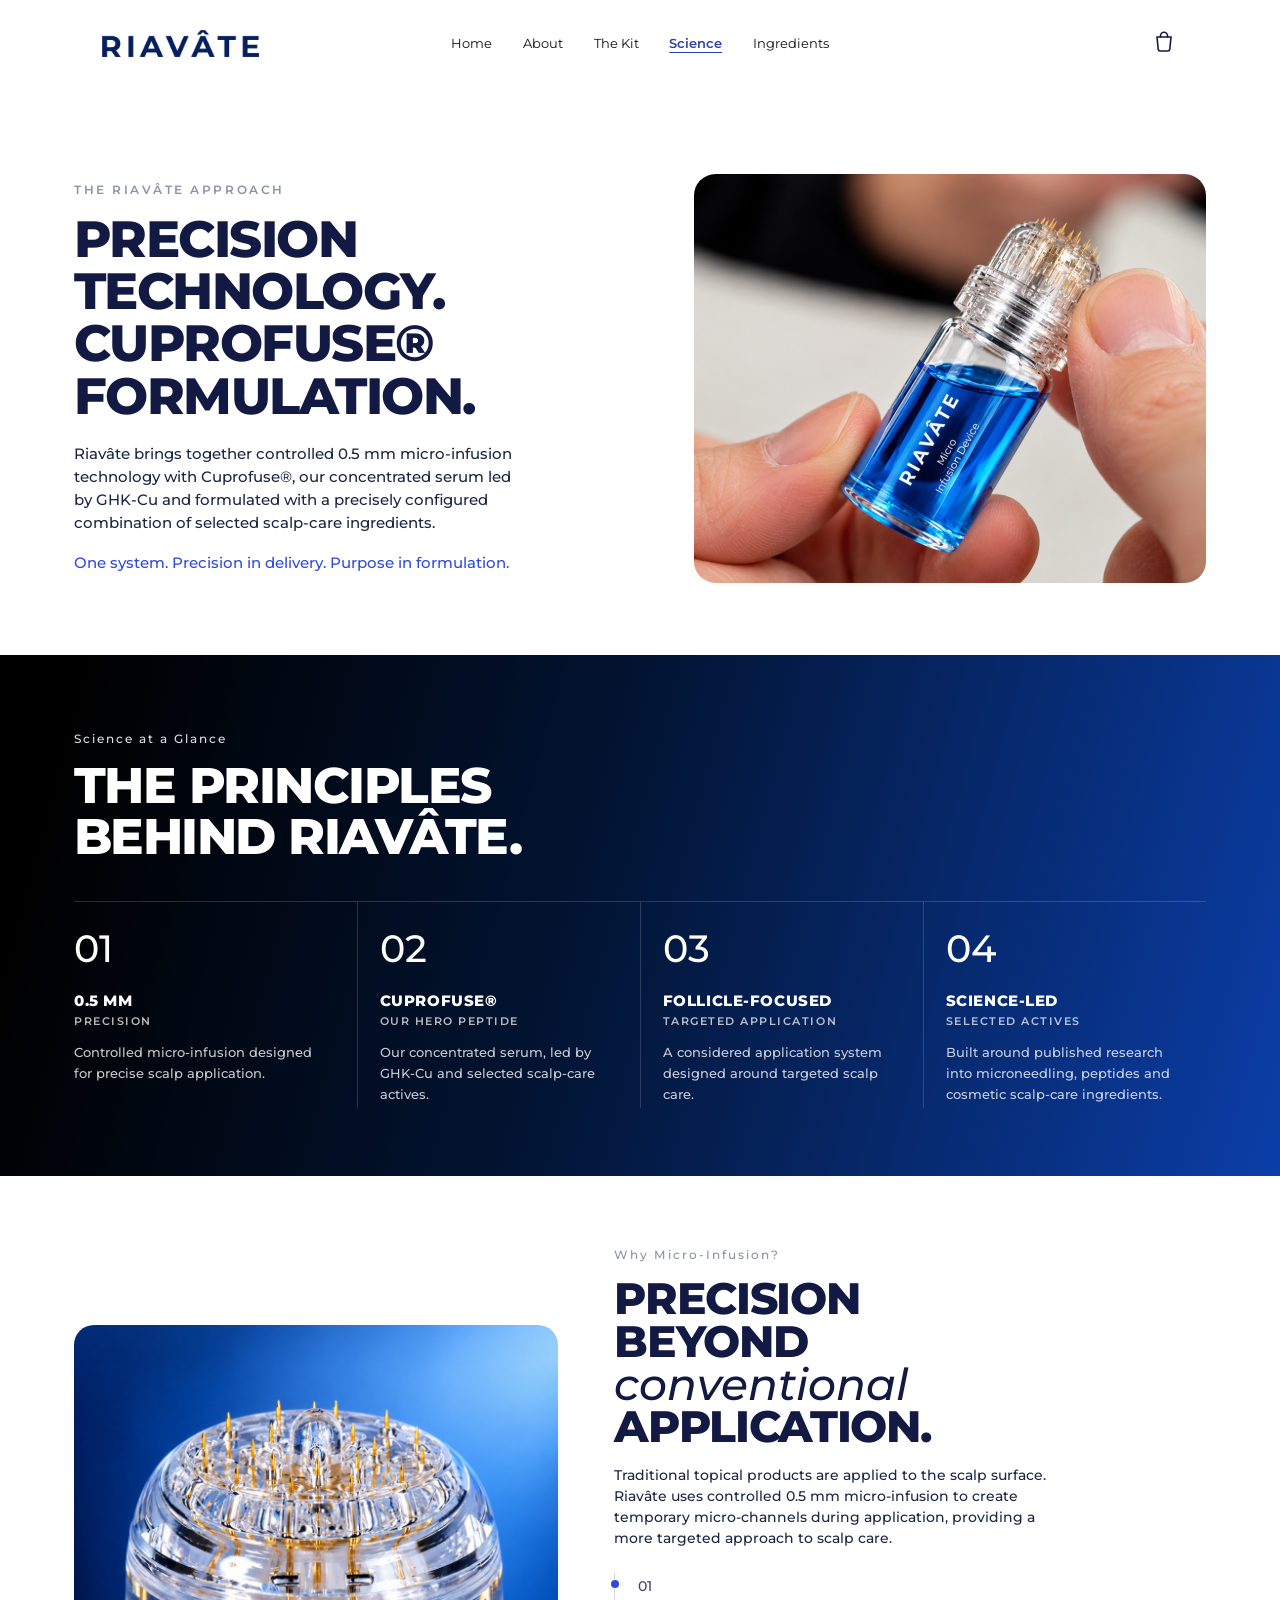
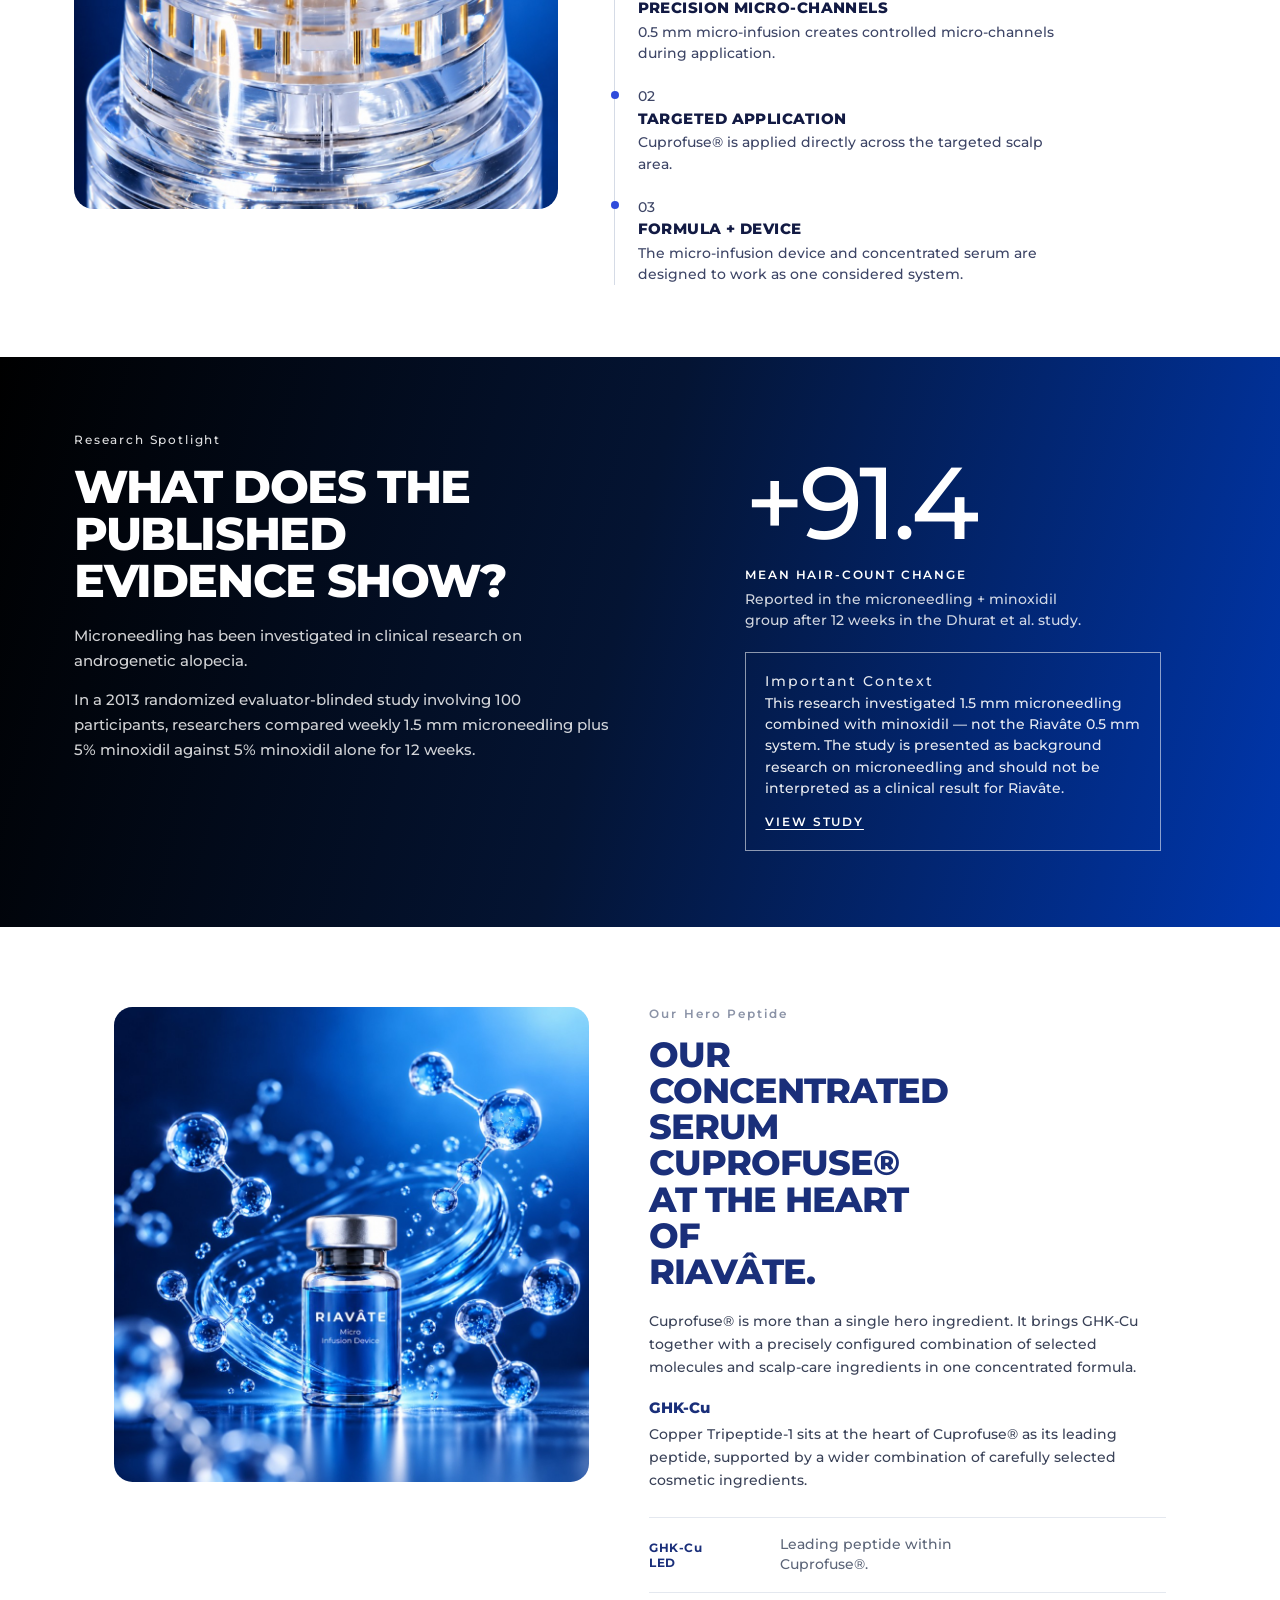
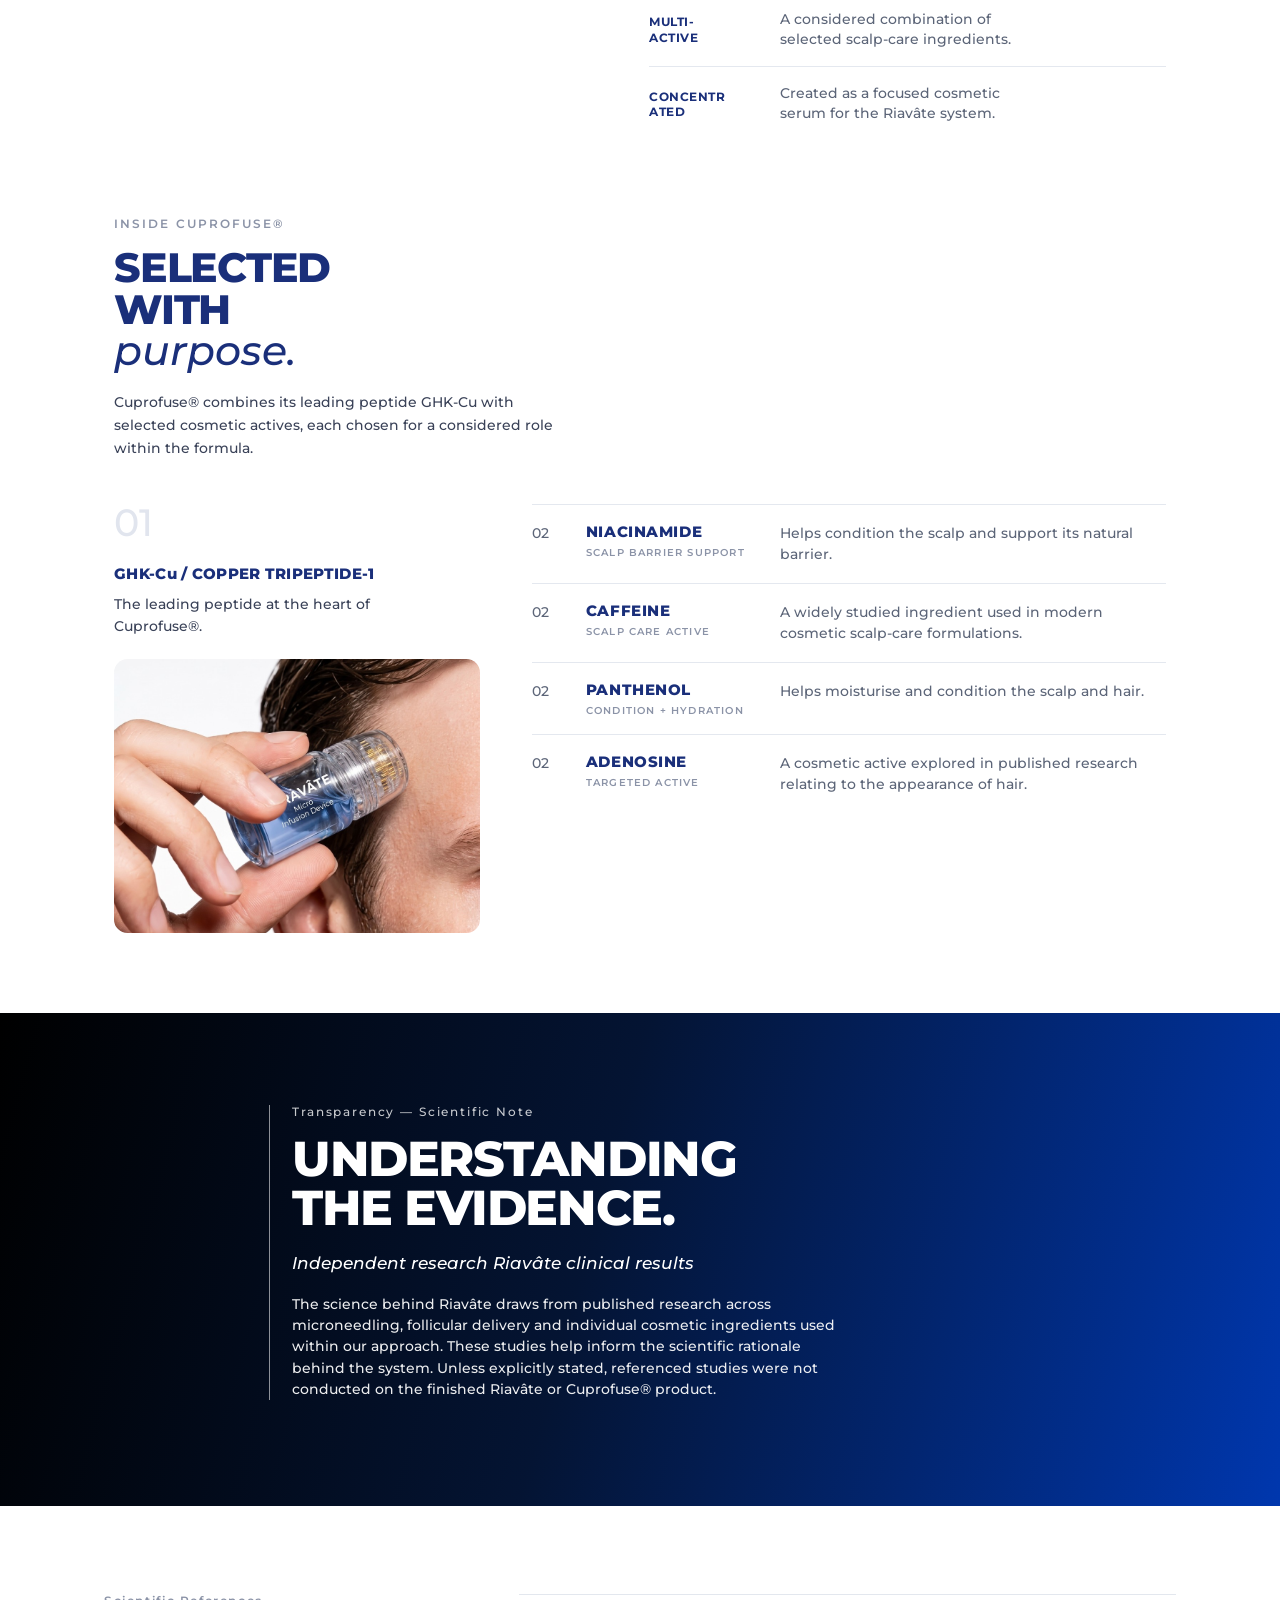
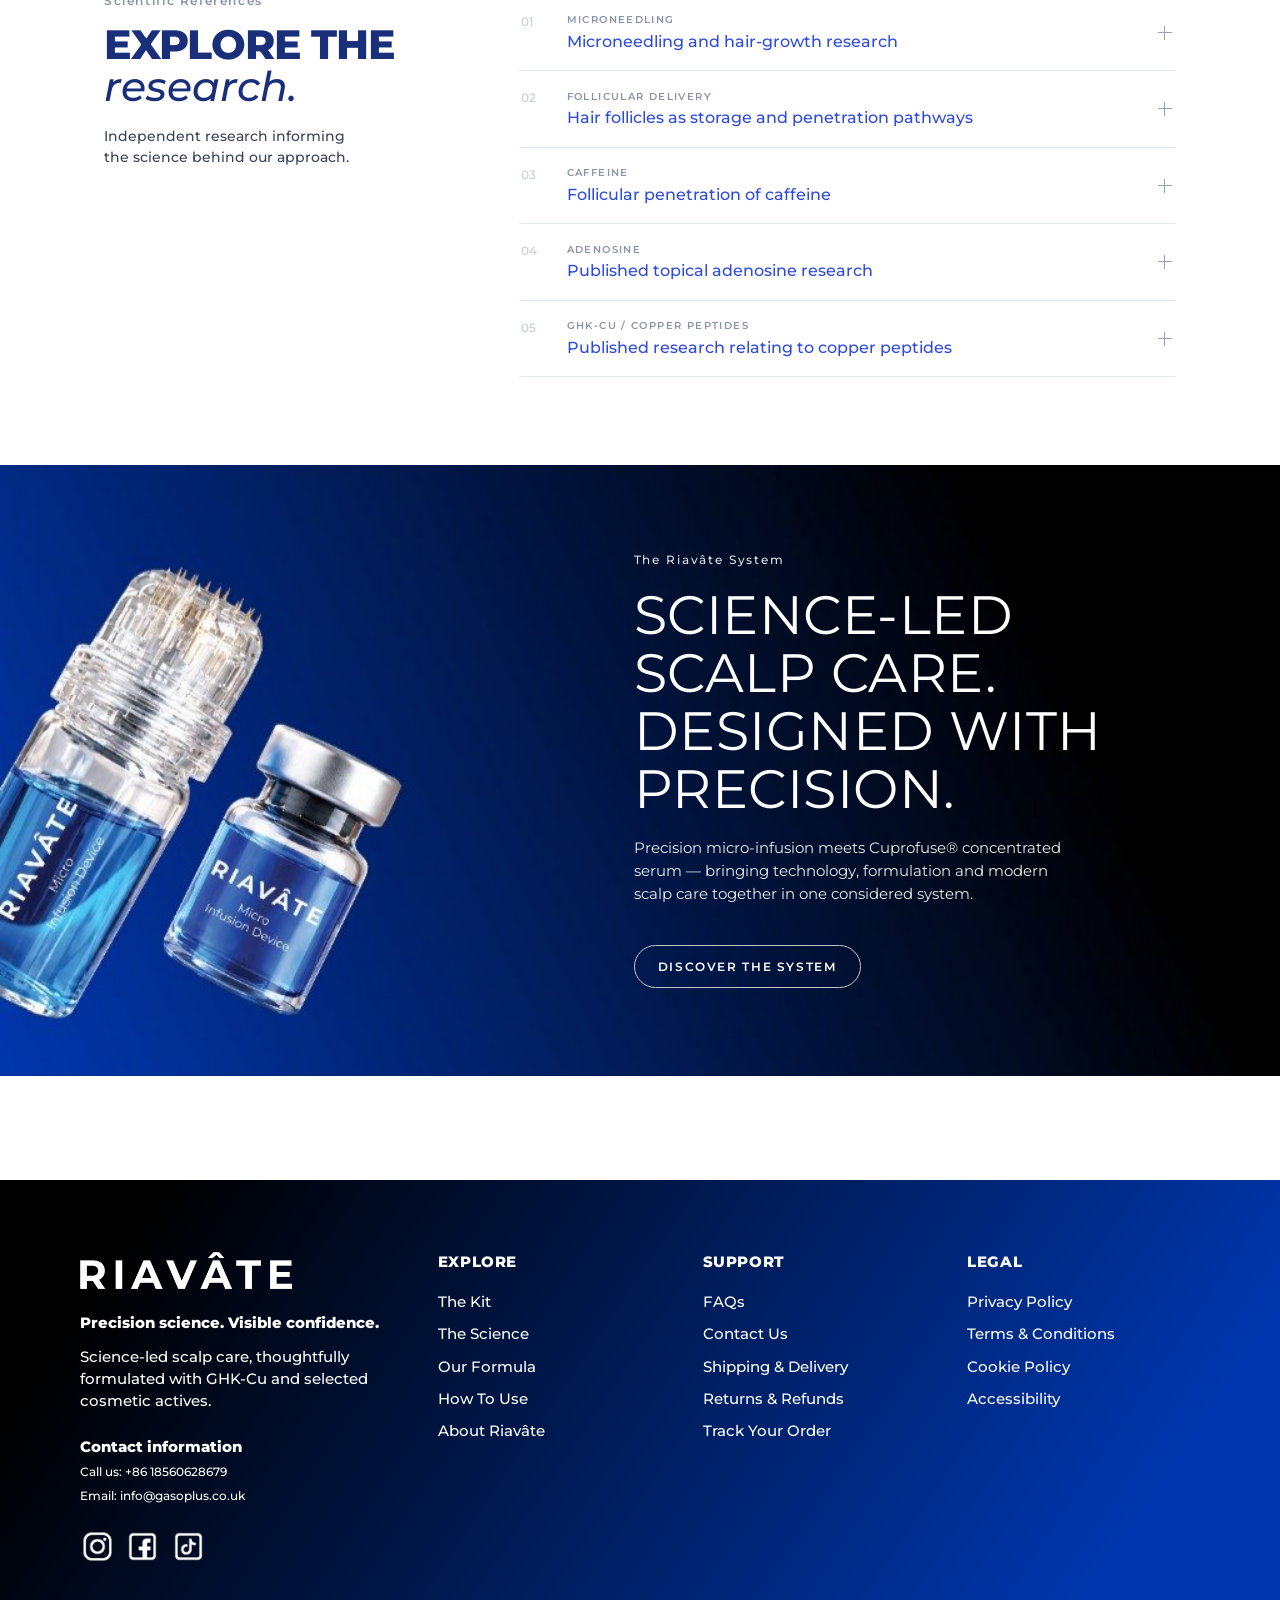
<file: science.html>
<!doctype html>
<html lang="en">
<head>
<meta charset="utf-8">
<meta name="viewport" content="width=device-width, initial-scale=1">
<title>Riavâte home</title>
<link href="https://fonts.googleapis.com/css2?family=Montserrat:ital,wght@0,400;0,500;0,600;0,700;0,800;1,500&display=swap" rel="stylesheet">
<style>
*{box-sizing:border-box;margin:0}
body{font-family:Montserrat,sans-serif;color:#111;background:#fff}
img{display:block;max-width:100%}
p:empty{display:none}

  .site-header {
    position: relative;
    z-index: 20;
    background: #ffffff;
    color: #111111;
  }

  .site-header__bar {
    display: grid;
    grid-template-columns: 1fr auto 1fr;
    align-items: center;
    gap: 1rem;
    min-height: 86px;
    width: min(1440px, 100%);
    margin-inline: auto;
    padding-inline: clamp(1.25rem, 8vw, 7.125rem);
  }

  .site-header__logo {
    justify-self: start;
    display: flex;
    align-items: center;
    text-decoration: none;
    color: inherit;
  }

  .site-header__logo-image {
    width: auto;
    height: 27px;
    max-width: 160px;
  }

  .site-header__nav {
    justify-self: center;
  }

  .site-header__menu {
    display: flex;
    align-items: center;
    gap: clamp(1rem, 2.4vw, 2.4rem);
    margin: 0;
    padding: 0;
    list-style: none;
  }

  .site-header__menu a {
    color: #111111;
    font-size: 13px;
    font-weight: 400;
    line-height: 1.4;
    text-decoration: none;
  }

  .site-header__menu a[aria-current='page'] {
    color: #2d42a9;
    font-weight: 600;
    text-decoration: underline;
    text-underline-offset: 4px;
    text-decoration-thickness: 1px;
  }

  .site-header__menu a:hover,
  .site-header__menu a:focus-visible {
    color: #2d42a9;
  }

  .site-header__actions {
    justify-self: end;
    display: flex;
    align-items: center;
    gap: 0.75rem;
  }

  .site-header__cart {
    position: relative;
    display: flex;
    color: #121a43;
    text-decoration: none;
  }

  .site-header__cart svg {
    width: 28px;
    height: 28px;
  }

  .site-header__count {
    position: absolute;
    top: -6px;
    right: -8px;
    min-width: 16px;
    height: 16px;
    padding: 0 4px;
    border-radius: 999px;
    background: #121a43;
    color: #ffffff;
    font-size: 10px;
    line-height: 16px;
    text-align: center;
  }

  .site-header__toggle {
    display: none;
    width: 42px;
    height: 42px;
    padding: 0;
    border: 0;
    background: transparent;
    cursor: pointer;
  }

  .site-header__toggle-lines,
  .site-header__toggle-lines::before,
  .site-header__toggle-lines::after {
    display: block;
    width: 18px;
    height: 1.5px;
    background: #121a43;
    content: '';
  }

  .site-header__toggle-lines {
    position: relative;
    margin-inline: auto;
  }

  .site-header__toggle-lines::before,
  .site-header__toggle-lines::after {
    position: absolute;
    left: 0;
  }

  .site-header__toggle-lines::before {
    top: -6px;
  }

  .site-header__toggle-lines::after {
    top: 6px;
  }

  .site-header.is-open .site-header__toggle-lines {
    background: transparent;
  }

  .site-header.is-open .site-header__toggle-lines::before {
    top: 0;
    transform: rotate(45deg);
  }

  .site-header.is-open .site-header__toggle-lines::after {
    top: 0;
    transform: rotate(-45deg);
  }

  .visually-hidden {
    position: absolute;
    width: 1px;
    height: 1px;
    padding: 0;
    margin: -1px;
    overflow: hidden;
    clip: rect(0, 0, 0, 0);
    white-space: nowrap;
    border: 0;
  }

  @media screen and (max-width: 989px) {
    .site-header__bar {
      grid-template-columns: auto 1fr auto;
      min-height: 72px;
    }

    .site-header__toggle {
      display: inline-flex;
      align-items: center;
      justify-content: center;
    }

    .site-header__nav {
      display: none;
      position: absolute;
      top: 100%;
      left: 0;
      right: 0;
      justify-self: stretch;
      width: 100%;
      background: #ffffff;
      border-top: 1px solid #ececec;
      box-shadow: 0 16px 30px rgba(0, 0, 0, 0.06);
    }

    .site-header.is-open .site-header__nav {
      display: block;
    }

    .site-header__menu {
      flex-direction: column;
      align-items: stretch;
      gap: 0;
      padding: 0.5rem 0 0.75rem;
    }

    .site-header__menu a {
      display: block;
      padding: 0.9rem 1.25rem;
      font-size: 16px;
    }
  }

.science-hero{background:#fff;color:#121a43}
.science-hero__inner{display:grid;grid-template-columns:minmax(0,1fr) minmax(280px,.92fr);gap:4rem;align-items:center;max-width:1180px;margin:0 auto;padding:5.5rem 1.5rem 4.5rem}
.science-hero__eyebrow,.science-split__eyebrow,.science-principles__eyebrow,.science-stat__eyebrow,.science-note__eyebrow,.science-explore__eyebrow,.science-close__eyebrow{margin:0 0 1rem;font-size:.72rem;font-weight:600;letter-spacing:.22em;text-transform:uppercase}
.science-hero__eyebrow,.science-split__eyebrow,.science-explore__eyebrow{color:#8b93a7}
.science-hero__heading{margin:0;max-width:12ch;font-size:clamp(2.1rem,4vw,3.35rem);font-weight:800;line-height:1.02;letter-spacing:-.03em;text-transform:uppercase}
.science-hero__text{max-width:28rem;margin-top:1.35rem;font-size:.92rem;font-weight:500;line-height:1.55;color:#1a2744}
.science-hero__note{max-width:28rem;margin:1.15rem 0 0;color:#2f4bdb;font-size:.92rem;font-weight:500;line-height:1.45}
.science-split__text{max-width:32rem;margin-top:1.4rem;font-size:.95rem;font-weight:500;line-height:1.7;color:#3d4566}
.science-hero__text p,.science-split__text p,.science-principles__text p,.science-stat__text p,.science-note__text p,.science-close__text p{margin:0 0 .85rem}
.science-hero__text p:last-child,.science-split__text p:last-child,.science-stat__text p:last-child{margin-bottom:0}
.science-hero__image{display:block;width:100%;aspect-ratio:5/4;object-fit:cover;border-radius:1.35rem}
.science-split__image{display:block;width:100%;aspect-ratio:1;object-fit:cover;border-radius:1.25rem}
.science-principles{color:#fff;background-image:linear-gradient(105deg,#000 6%,#021433 46%,#0b3ea8 100%)}
.science-principles__inner{max-width:1180px;margin:0 auto;padding:4.75rem 1.5rem 4.25rem}
.science-principles__eyebrow{margin:0 0 .85rem;font-size:.78rem;font-weight:500;letter-spacing:.16em;text-transform:none;color:rgba(255,255,255,.88)}
.science-stat__eyebrow,.science-note__eyebrow{color:rgba(255,255,255,.62)}
.science-principles__heading{margin:0;max-width:18ch;font-size:clamp(2.15rem,4vw,3.15rem);font-weight:800;line-height:1.02;letter-spacing:-.03em;text-transform:uppercase}
.science-principles__text{max-width:36rem;margin-top:1.15rem;font-size:.95rem;font-weight:500;line-height:1.65;color:rgba(255,255,255,.82)}
.science-principles__list{display:grid;grid-template-columns:repeat(4,minmax(0,1fr));margin:2.4rem 0 0;padding:0;list-style:none;border-top:1px solid rgba(255,255,255,.16)}
.science-principles__item{padding:1.75rem 1.35rem .25rem 1.35rem;border-left:1px solid rgba(255,255,255,.16)}
.science-principles__item:first-child{padding-left:0;border-left:0}
.science-principles__index{margin:0 0 1.45rem;font-size:clamp(2.2rem,3vw,2.85rem);font-weight:500;line-height:1;color:#fff}
.science-principles__title{margin:0;font-size:.92rem;font-weight:800;letter-spacing:.04em;text-transform:uppercase}
.science-principles__kicker{margin:.28rem 0 .85rem;font-size:.68rem;font-weight:600;letter-spacing:.14em;text-transform:uppercase;color:rgba(255,255,255,.72)}
.science-principles__item-text{margin:0;max-width:16rem;font-size:.84rem;font-weight:500;line-height:1.55;color:rgba(255,255,255,.78)}
.science-split{background:#fff;color:#121a43}
.science-split__inner{display:grid;grid-template-columns:minmax(260px,.9fr) minmax(0,1.1fr);gap:3.5rem;align-items:center;max-width:1180px;margin:0 auto;padding:4.5rem 1.5rem}
.science-split__heading,.science-stat__heading,.science-note__heading{margin:0;font-weight:800;letter-spacing:-.03em;text-transform:uppercase;line-height:1.08}
.science-split__heading{max-width:16ch;font-size:clamp(1.7rem,2.8vw,2.45rem)}
.science-split__text{color:#5c6578;line-height:1.65}
.science-split__points{display:grid;gap:1.35rem;margin:1.6rem 0 0;padding:0;list-style:none}
.science-split__points li{display:grid;grid-template-columns:2.4rem minmax(0,1fr);gap:.75rem}
.science-split__index{margin:0;font-size:.95rem;font-weight:600;color:#c5cedb}
.science-split__points h3{margin:0 0 .25rem;font-size:.92rem;font-weight:700;letter-spacing:.03em;text-transform:uppercase}
.science-split__points p{margin:0;font-size:.88rem;font-weight:500;line-height:1.55;color:#5c6578}
.science-split__heading em{font-style:italic;font-weight:500;letter-spacing:0;text-transform:none}
.science-split--timeline .science-split__eyebrow{font-weight:500;letter-spacing:.18em;text-transform:none}
.science-split--timeline .science-split__heading{max-width:13ch;font-size:clamp(2rem,3.4vw,2.85rem);line-height:.98}
.science-split--timeline .science-split__text{max-width:28rem;margin-top:1rem;font-size:.88rem;line-height:1.5;color:#1a2744}
.science-split--timeline .science-split__points{position:relative;gap:0;margin-top:1.45rem;padding:.2rem 0 0 1.4rem;border-left:1px solid #d5dbe6}
.science-split--timeline .science-split__points li{display:block;position:relative;padding:0 0 1.35rem}
.science-split--timeline .science-split__points li:last-child{padding-bottom:0}
.science-split--timeline .science-split__points li::before{content:"";position:absolute;top:.28rem;left:-1.4rem;width:8px;height:8px;border-radius:50%;background:#2f4bdb;transform:translateX(-50%)}
.science-split--timeline .science-split__index{margin:0 0 .15rem;font-size:.72rem;font-weight:500;letter-spacing:.04em;color:#8b93a7}
.science-split--timeline .science-split__points h3{margin:0 0 .28rem;font-size:.92rem;font-weight:800;color:#121a43}
.science-split--timeline .science-split__points p{max-width:26rem;font-size:.86rem;color:#3d4566}
.science-stat{color:#fff;background-image:linear-gradient(105deg,#000 0%,#041433 48%,#0037ae 100%)}
.science-stat__inner{display:grid;grid-template-columns:minmax(0,1.15fr) minmax(220px,.85fr);gap:3rem;align-items:start;max-width:1180px;margin:0 auto;padding:4.75rem 1.5rem}
.science-stat__eyebrow{text-transform:none;font-weight:500;letter-spacing:.16em;color:rgba(255,255,255,.88)}
.science-stat__heading{max-width:14ch;font-size:clamp(2rem,3.6vw,2.9rem);line-height:1.02}
.science-stat__text{max-width:34rem;margin-top:1.15rem;font-size:.95rem;font-weight:500;line-height:1.65;color:rgba(255,255,255,.82)}
.science-stat__figure{padding-top:1.5rem}
.science-stat__value{margin:0;font-size:clamp(4.5rem,8vw,6.5rem);font-weight:500;line-height:.9;letter-spacing:-.04em}
.science-stat__label{margin:1.15rem 0 0;font-size:.72rem;font-weight:600;letter-spacing:.16em;text-transform:uppercase}
.science-stat__caption{max-width:22rem;margin:.45rem 0 0;font-size:.86rem;font-weight:500;line-height:1.5;color:rgba(255,255,255,.82)}
.science-stat__note{max-width:26rem;margin-top:1.35rem;padding:1.15rem 1.2rem 1.2rem;border:1px solid rgba(255,255,255,.55)}
.science-stat__note-title{margin:0 0 .65rem;color:#c9a45c;font-size:.72rem;font-weight:600;letter-spacing:.14em}
.science-stat__note p{margin:0;font-size:.86rem;font-weight:500;line-height:1.55;color:rgba(255,255,255,.9)}
.science-stat__note a{display:inline-block;margin-top:1rem;color:#fff;font-size:.72rem;font-weight:600;letter-spacing:.16em;text-decoration:underline;text-transform:uppercase;text-underline-offset:.28em}
.science-note{color:#fff;background-image:linear-gradient(105deg,#000 0%,#041433 46%,#0037ae 100%)}
.science-note__inner{max-width:72rem;margin:0 auto;padding:5.75rem 1.5rem 5.75rem 16%}
.science-note__copy{max-width:36rem;padding-left:1.4rem;border-left:1px solid rgba(255,255,255,.55)}
.science-note__eyebrow{margin:0 0 .9rem;font-size:.72rem;font-weight:500;letter-spacing:.16em;text-transform:none;color:rgba(255,255,255,.78)}
.science-note__heading{max-width:16ch;font-size:clamp(2.1rem,4vw,3.05rem);line-height:1.02}
.science-note__lede{margin:1.15rem 0 0;font-size:1.05rem;font-style:italic;font-weight:500;line-height:1.4}
.science-note__text{max-width:34rem;margin-top:1.15rem;font-size:.86rem;font-weight:500;line-height:1.55;color:rgba(255,255,255,.92)}
.science-explore{background:#fff;color:#1a2f7a}
.science-explore__inner{display:grid;grid-template-columns:minmax(220px,.72fr) minmax(0,1.35fr);gap:4rem;align-items:start;max-width:1120px;margin:0 auto;padding:5.5rem 1.5rem}
.science-explore__eyebrow{margin:0 0 1rem;color:#8b93a7;font-size:.72rem;font-weight:600;letter-spacing:.14em;text-transform:none}
.science-explore__heading{margin:0;max-width:12ch;color:#1a2f7a;font-size:clamp(2rem,3.2vw,2.7rem);font-weight:800;line-height:1.02;letter-spacing:-.03em;text-transform:uppercase}
.science-explore__heading em{font-style:italic;font-weight:500;letter-spacing:0;text-transform:none}
.science-explore__text{max-width:16rem;margin:1.15rem 0 0;color:#3a4258;font-size:.9rem;font-weight:500;line-height:1.5}
.science-explore__list{margin:0;padding:0;list-style:none}
.science-explore__row{border-top:1px solid #e3e7ee}
.science-explore__list li:last-child .science-explore__row{border-bottom:1px solid #e3e7ee}
.science-explore__row summary{display:grid;grid-template-columns:2rem minmax(0,1fr) 1rem;grid-template-areas:"index kicker plus" "index title plus";column-gap:.85rem;align-items:center;padding:1.15rem .15rem;cursor:pointer;list-style:none}
.science-explore__row summary::-webkit-details-marker{display:none}
.science-explore__index{grid-area:index;align-self:start;margin-top:.1rem;color:#c5cedb;font-size:.72rem;font-weight:500}
.science-explore__kicker{grid-area:kicker;color:#8b93a7;font-size:.62rem;font-weight:600;letter-spacing:.14em;text-transform:uppercase}
.science-explore__title{grid-area:title;margin-top:.35rem;color:#2f4bdb;font-size:.98rem;font-weight:500;line-height:1.35}
.science-explore__plus{grid-area:plus;position:relative;width:14px;height:14px}
.science-explore__plus::before,.science-explore__plus::after{content:"";position:absolute;background:#9aa3b5}
.science-explore__plus::before{top:6px;left:0;width:14px;height:1px}
.science-explore__plus::after{top:0;left:6px;width:1px;height:14px}
.science-explore__row[open] .science-explore__plus::after{display:none}
.science-explore__panel{max-width:36rem;padding:0 0 1.15rem 2.85rem;color:#3a4258;font-size:.86rem;font-weight:500;line-height:1.55}
.science-explore__panel p{margin:0}
.science-close{position:relative;overflow:hidden;margin-bottom:6.5rem;color:#fff;background:#041433}
.science-close__media{position:absolute;inset:0}
.science-close__image{width:100%;height:100%;object-fit:cover;object-position:left center}
.science-close__copy{position:relative;z-index:1;width:min(34rem,calc(100% - 3rem));margin:0 8% 0 auto;padding:5.5rem 0}
.science-close__eyebrow{margin:0 0 1.15rem;font-size:.72rem;font-weight:500;letter-spacing:.16em;text-transform:none;color:rgba(255,255,255,.88)}
.science-close__heading{margin:0;max-width:11em;font-size:clamp(2.15rem,4.2vw,3.35rem);font-weight:400;line-height:1.08;letter-spacing:.01em;text-transform:uppercase}
.science-close__text{max-width:28rem;margin-top:1.25rem;font-size:.92rem;font-weight:400;line-height:1.55;color:rgba(255,255,255,.92)}
.science-close__button{display:inline-flex;margin-top:1.6rem;padding:.85rem 1.45rem;border:1px solid rgba(255,255,255,.75);border-radius:999px;color:#fff;font-size:.72rem;font-weight:600;letter-spacing:.14em;text-decoration:none;text-transform:uppercase}
.science-serum,.science-inside{background:#fff;color:#1a2f7a}
.science-serum__inner{display:grid;grid-template-columns:minmax(260px,.92fr) minmax(0,1fr);gap:3.75rem;align-items:start;max-width:1100px;margin:0 auto;padding:5rem 1.5rem 1.5rem}
.science-serum__image{display:block;width:100%;aspect-ratio:1;object-fit:cover;border-radius:1.15rem}
.science-serum__eyebrow,.science-inside__eyebrow{margin:0 0 1rem;color:#8b93a7;font-size:.72rem;font-weight:600;letter-spacing:.18em}
.science-inside__eyebrow{text-transform:uppercase}
.science-serum__heading{margin:0;max-width:13ch;color:#1a2f7a;font-size:clamp(1.85rem,2.7vw,2.45rem);font-weight:800;line-height:1.05;letter-spacing:-.03em;text-transform:uppercase}
.science-serum__text,.science-serum__subtext,.science-inside__text,.science-inside__feature-text{color:#3a4258;font-size:.9rem;font-weight:500;line-height:1.6}
.science-serum__text{max-width:34rem;margin-top:1.2rem}
.science-serum__text p{margin:0}
.science-serum__subheading{margin:1.2rem 0 .35rem;color:#1a2f7a;font-size:.95rem;font-weight:800}
.science-serum__subtext{max-width:34rem;margin:0}
.science-serum__traits{margin:1.6rem 0 0;padding:0;list-style:none}
.science-serum__traits li{display:grid;grid-template-columns:6.4rem minmax(0,1fr);gap:1.75rem;align-items:center;padding:1.05rem 0;border-top:1px solid #e4e8ef}
.science-serum__traits h3{margin:0;color:#1a2f7a;font-size:.78rem;font-weight:700;line-height:1.25;letter-spacing:.04em}
.science-serum__traits p{margin:0;max-width:16rem;color:#5c6578;font-size:.86rem;font-weight:500;line-height:1.45}
.science-inside__inner{max-width:1100px;margin:0 auto;padding:3.25rem 1.5rem 5rem}
.science-inside__heading{margin:0;max-width:11ch;color:#1a2f7a;font-size:clamp(2rem,3.2vw,2.7rem);font-weight:800;line-height:1.02;letter-spacing:-.03em;text-transform:uppercase}
.science-inside__heading em{font-style:italic;font-weight:500;letter-spacing:0;text-transform:none}
.science-inside__text{max-width:28rem;margin-top:1.15rem}
.science-inside__text p{margin:0}
.science-inside__grid{display:grid;grid-template-columns:minmax(210px,.78fr) minmax(0,1.35fr);gap:3.25rem;align-items:start;margin-top:2.75rem}
.science-inside__feature-index{margin:0 0 1.35rem;color:#e1e5ee;font-size:clamp(2rem,3vw,2.65rem);font-weight:500;line-height:1}
.science-inside__feature-title{margin:0;color:#1a2f7a;font-size:.95rem;font-weight:800;line-height:1.35;letter-spacing:.02em}
.science-inside__feature-text{max-width:16rem;margin:.55rem 0 0;font-size:.86rem}
.science-inside__image{display:block;width:100%;margin-top:1.35rem;aspect-ratio:4/3;object-fit:cover;border-radius:.85rem}
.science-inside__rows{margin:0;padding:0;list-style:none}
.science-inside__rows li{display:grid;grid-template-columns:2.2rem minmax(8.5rem,11rem) minmax(0,1fr);gap:.75rem 1.15rem;align-items:start;padding:1.15rem 0;border-top:1px solid #e4e8ef}
.science-inside__index{margin:.15rem 0 0;color:#c5cedb;font-size:.82rem;font-weight:500}
.science-inside__rows h3{margin:0;color:#1a2f7a;font-size:.92rem;font-weight:800;letter-spacing:.04em;text-transform:uppercase}
.science-inside__kicker{margin:.28rem 0 0;color:#8b93a7;font-size:.62rem;font-weight:600;letter-spacing:.12em;text-transform:uppercase}
.science-inside__rows li>p{margin:0;color:#5c6578;font-size:.86rem;font-weight:500;line-height:1.5}
@media screen and (max-width:989px){
.science-hero__inner,.science-split__inner,.science-stat__inner,.science-serum__inner,.science-inside__grid,.science-inside__rows li{grid-template-columns:1fr;gap:2rem}
.science-inside__rows li{gap:.35rem}
.science-explore__inner{grid-template-columns:1fr;gap:2.5rem}
.science-principles__list{grid-template-columns:1fr 1fr}
.science-principles__item:nth-child(odd){padding-left:0;border-left:0}
.science-principles__item:nth-child(n+3){border-top:1px solid rgba(255,255,255,.16)}
.science-stat__figure{padding-top:.5rem}
.science-close::before{content:"";position:absolute;inset:0;z-index:1;background:rgba(2,12,40,.45)}
.science-close__copy{z-index:2;margin:0 auto;padding:4.25rem 0}
}
@media screen and (max-width:749px){
.science-note__inner{padding:4rem 1.25rem}
.science-principles__list{grid-template-columns:1fr}
.science-principles__item{padding-left:0;border-left:0}
.science-principles__item:nth-child(n+2){border-top:1px solid rgba(255,255,255,.16)}
}

  .site-footer {
    display: flex;
    flex-direction: column;
    margin-top: 0;
    color: #ffffff;
    background-image: linear-gradient(124deg, #000000 11%, #0037ae 87%);
  }

  .site-footer a {
    color: inherit;
    text-decoration: none;
  }

  .site-footer__inner {
    display: grid;
    grid-template-columns: minmax(220px, 1.4fr) repeat(3, minmax(140px, 1fr));
    gap: 2.5rem 2rem;
    width: min(1120px, calc(100% - 2.5rem));
    margin-inline: auto;
    padding: 4.5rem 0 1.5rem;
  }

  .site-footer__logo-image {
    width: auto;
    height: 37px;
    max-width: 212px;
  }

  .site-footer__tagline {
    margin: 1.4rem 0 0;
    font-size: 15px;
    font-weight: 800;
    line-height: 1.4;
  }

  .site-footer__text {
    max-width: 20rem;
    margin: 0.85rem 0 0;
    font-size: 15px;
    font-weight: 500;
    line-height: 1.45;
  }

  .site-footer__contact-label {
    margin: 1.6rem 0 0.45rem;
    font-size: 15px;
    font-weight: 800;
  }

  .site-footer__contact {
    display: block;
    margin-top: 0.35rem;
    font-size: 12px;
    font-weight: 500;
    line-height: 1.5;
  }

  .site-footer__heading {
    margin: 0 0 0.9rem;
    font-size: 15px;
    font-weight: 800;
    letter-spacing: 0.04em;
  }

  .site-footer__links {
    margin: 0;
    padding: 0;
    list-style: none;
  }

  .site-footer__links a {
    display: inline-block;
    padding: 0.35rem 0;
    font-size: 15px;
    font-weight: 500;
    line-height: 1.4;
    text-transform: capitalize;
  }

  .site-footer__links a:hover,
  .site-footer__links a:focus-visible,
  .site-footer__contact:hover,
  .site-footer__contact:focus-visible {
    text-decoration: underline;
  }

  .site-footer__social {
    display: flex;
    align-items: center;
    gap: 0.65rem;
    width: min(1120px, calc(100% - 2.5rem));
    margin-inline: auto;
    padding: 0 0 3rem;
  }

  .site-footer__social img {
    width: 35px;
    height: 35px;
    object-fit: contain;
  }

  @media screen and (max-width: 989px) {
    .site-footer__inner {
      grid-template-columns: 1fr 1fr;
    }

    .site-footer__brand {
      grid-column: 1 / -1;
    }
  }

  @media screen and (max-width: 749px) {
    .site-footer__inner {
      grid-template-columns: 1fr;
      padding-top: 3rem;
    }
  }

</style>
<link rel="stylesheet" href="assets/motion.css">
<script src="assets/motion.js" defer></script>
</head>
<body>
<header class="site-header" data-header>
  <div class="site-header__bar">
    <a class="site-header__logo" href="/"><img class="site-header__logo-image" src="/assets/logo.png" alt="Riavâte" width="156" height="27"></a>
    <nav class="site-header__nav" id="nav"><ul class="site-header__menu">
      <li><a href="/">Home</a></li><li><a href="/about.html">About</a></li><li><a href="/kit.html">The Kit</a></li><li><a href="/science.html" aria-current="page">Science</a></li><li><a href="#">Ingredients</a></li>
    </ul></nav>
    <div class="site-header__actions">
      <a class="site-header__cart" href="#" aria-label="Cart"><svg width="28" height="28" viewBox="0 0 28 28"><path d="M7 8h14l-1.2 12.2a2 2 0 0 1-2 1.8H10.2a2 2 0 0 1-2-1.8L7 8Z" fill="none" stroke="currentColor" stroke-width="1.6"/><path d="M10.5 8V6.8A3.5 3.5 0 0 1 14 3.3a3.5 3.5 0 0 1 3.5 3.5V8" fill="none" stroke="currentColor" stroke-width="1.6" stroke-linecap="round"/></svg></a>
      <button class="site-header__toggle" type="button" data-menu-toggle aria-expanded="false" aria-controls="nav"><span class="site-header__toggle-lines"></span></button>
    </div>
  </div>
</header>
<section class="science-hero"><div class="science-hero__inner">
  <div class="science-hero__copy"><p class="science-hero__eyebrow">The Riavâte approach</p><h1 class="science-hero__heading">Precision technology.<br>Cuprofuse® formulation.</h1><div class="science-hero__text"><p>Riavâte brings together controlled 0.5 mm micro-infusion technology with Cuprofuse®, our concentrated serum led by GHK-Cu and formulated with a precisely configured combination of selected scalp-care ingredients.</p></div><p class="science-hero__note">One system. Precision in delivery. Purpose in formulation.</p></div>
  <div><img class="science-hero__image" src="/assets/science-hold.jpg" alt="Riavâte micro-infusion device held between two fingers"></div>
</div></section>
<section class="science-principles"><div class="science-principles__inner">
  <p class="science-principles__eyebrow">Science at a Glance</p>
  <h2 class="science-principles__heading">The principles<br>behind Riavâte.</h2>
  <ol class="science-principles__list">
    <li class="science-principles__item"><p class="science-principles__index">01</p><h3 class="science-principles__title">0.5 mm</h3><p class="science-principles__kicker">Precision</p><p class="science-principles__item-text">Controlled micro-infusion designed for precise scalp application.</p></li>
    <li class="science-principles__item"><p class="science-principles__index">02</p><h3 class="science-principles__title">Cuprofuse®</h3><p class="science-principles__kicker">Our hero peptide</p><p class="science-principles__item-text">Our concentrated serum, led by GHK-Cu and selected scalp-care actives.</p></li>
    <li class="science-principles__item"><p class="science-principles__index">03</p><h3 class="science-principles__title">Follicle-focused</h3><p class="science-principles__kicker">Targeted application</p><p class="science-principles__item-text">A considered application system designed around targeted scalp care.</p></li>
    <li class="science-principles__item"><p class="science-principles__index">04</p><h3 class="science-principles__title">Science-led</h3><p class="science-principles__kicker">Selected actives</p><p class="science-principles__item-text">Built around published research into microneedling, peptides and cosmetic scalp-care ingredients.</p></li>
  </ol>
</div></section>
<section class="science-split science-split--timeline" id="device"><div class="science-split__inner">
  <div><img class="science-split__image" src="/assets/science-device.jpg" alt="Close view of the Riavâte micro-infusion tip"></div>
  <div class="science-split__copy"><p class="science-split__eyebrow">Why Micro-Infusion?</p><h2 class="science-split__heading">Precision<br>beyond<br><em>conventional</em><br>application.</h2><div class="science-split__text"><p>Traditional topical products are applied to the scalp surface. Riavâte uses controlled 0.5 mm micro-infusion to create temporary micro-channels during application, providing a more targeted approach to scalp care.</p></div>
    <ol class="science-split__points">
      <li><p class="science-split__index">01</p><div><h3>Precision micro-channels</h3><p>0.5 mm micro-infusion creates controlled micro-channels during application.</p></div></li>
      <li><p class="science-split__index">02</p><div><h3>Targeted application</h3><p>Cuprofuse® is applied directly across the targeted scalp area.</p></div></li>
      <li><p class="science-split__index">03</p><div><h3>Formula + device</h3><p>The micro-infusion device and concentrated serum are designed to work as one considered system.</p></div></li>
    </ol>
  </div>
</div></section>
<section class="science-stat" id="peptide"><div class="science-stat__inner">
  <div><p class="science-stat__eyebrow">Research Spotlight</p><h2 class="science-stat__heading">What does the<br>published<br>evidence show?</h2><div class="science-stat__text"><p>Microneedling has been investigated in clinical research on androgenetic alopecia.</p><p>In a 2013 randomized evaluator-blinded study involving 100 participants, researchers compared weekly 1.5 mm microneedling plus 5% minoxidil against 5% minoxidil alone for 12 weeks.</p></div></div>
  <div class="science-stat__figure"><p class="science-stat__value">+91.4</p><p class="science-stat__label">Mean hair-count change</p><p class="science-stat__caption">Reported in the microneedling + minoxidil group after 12 weeks in the Dhurat et al. study.</p><div class="science-stat__note"><p class="science-stat__note-title">Important Context</p><p>This research investigated 1.5 mm microneedling combined with minoxidil — not the Riavâte 0.5 mm system. The study is presented as background research on microneedling and should not be interpreted as a clinical result for Riavâte.</p><a href="https://www.ncbi.nlm.nih.gov/pmc/articles/PMC3746236/">View study</a></div></div>
</div></section>
<section class="science-serum" id="formula"><div class="science-serum__inner">
  <div><img class="science-serum__image" src="/assets/science-serum.jpg" alt="Riavâte serum vial with molecular forms"></div>
  <div class="science-serum__copy"><p class="science-serum__eyebrow">Our Hero Peptide</p><h2 class="science-serum__heading">Our concentrated<br>serum<br>Cuprofuse®<br>at the heart of<br>Riavâte.</h2><div class="science-serum__text"><p>Cuprofuse® is more than a single hero ingredient. It brings GHK-Cu together with a precisely configured combination of selected molecules and scalp-care ingredients in one concentrated formula.</p></div><h3 class="science-serum__subheading">GHK-Cu</h3><p class="science-serum__subtext">Copper Tripeptide-1 sits at the heart of Cuprofuse® as its leading peptide, supported by a wider combination of carefully selected cosmetic ingredients.</p>
    <ul class="science-serum__traits">
      <li><h3>GHK-Cu<br>LED</h3><p>Leading peptide within Cuprofuse®.</p></li>
      <li><h3>MULTI-<br>ACTIVE</h3><p>A considered combination of selected scalp-care ingredients.</p></li>
      <li><h3>CONCENTR<br>ATED</h3><p>Created as a focused cosmetic serum for the Riavâte system.</p></li>
    </ul>
  </div>
</div></section>
<section class="science-inside" id="routine"><div class="science-inside__inner">
  <p class="science-inside__eyebrow">Inside Cuprofuse®</p>
  <h2 class="science-inside__heading">Selected with<br><em>purpose.</em></h2>
  <div class="science-inside__text"><p>Cuprofuse® combines its leading peptide GHK-Cu with selected cosmetic actives, each chosen for a considered role within the formula.</p></div>
  <div class="science-inside__grid">
    <div class="science-inside__feature"><p class="science-inside__feature-index">01</p><h3 class="science-inside__feature-title">GHK-Cu / COPPER TRIPEPTIDE-1</h3><p class="science-inside__feature-text">The leading peptide at the heart of Cuprofuse®.</p><img class="science-inside__image" src="/assets/science-apply.jpg" alt="Riavâte device applied along the hairline"></div>
    <ul class="science-inside__rows">
      <li><p class="science-inside__index">02</p><div><h3>Niacinamide</h3><p class="science-inside__kicker">Scalp barrier support</p></div><p>Helps condition the scalp and support its natural barrier.</p></li>
      <li><p class="science-inside__index">02</p><div><h3>Caffeine</h3><p class="science-inside__kicker">Scalp care active</p></div><p>A widely studied ingredient used in modern cosmetic scalp-care formulations.</p></li>
      <li><p class="science-inside__index">02</p><div><h3>Panthenol</h3><p class="science-inside__kicker">Condition + hydration</p></div><p>Helps moisturise and condition the scalp and hair.</p></li>
      <li><p class="science-inside__index">02</p><div><h3>Adenosine</h3><p class="science-inside__kicker">Targeted active</p></div><p>A cosmetic active explored in published research relating to the appearance of hair.</p></li>
    </ul>
  </div>
</div></section>
<section class="science-note"><div class="science-note__inner"><div class="science-note__copy">
  <p class="science-note__eyebrow">Transparency — Scientific Note</p>
  <h2 class="science-note__heading">Understanding<br>the evidence.</h2>
  <p class="science-note__lede">Independent research Riavâte clinical results</p>
  <div class="science-note__text"><p>The science behind Riavâte draws from published research across microneedling, follicular delivery and individual cosmetic ingredients used within our approach. These studies help inform the scientific rationale behind the system. Unless explicitly stated, referenced studies were not conducted on the finished Riavâte or Cuprofuse® product.</p></div>
</div></div></section>
<section class="science-explore"><div class="science-explore__inner">
  <div class="science-explore__intro"><p class="science-explore__eyebrow">Scientific References</p><h2 class="science-explore__heading">Explore the<br><em>research.</em></h2><p class="science-explore__text">Independent research informing the science behind our approach.</p></div>
  <ul class="science-explore__list">
    <li><details class="science-explore__row"><summary><span class="science-explore__index">01</span><span class="science-explore__kicker">Microneedling</span><span class="science-explore__title">Microneedling and hair-growth research</span><span class="science-explore__plus"></span></summary><div class="science-explore__panel"><p>Published research on microneedling and hair growth. Presented as background, not a clinical result for Riavâte.</p></div></details></li>
    <li><details class="science-explore__row"><summary><span class="science-explore__index">02</span><span class="science-explore__kicker">Follicular delivery</span><span class="science-explore__title">Hair follicles as storage and penetration pathways</span><span class="science-explore__plus"></span></summary><div class="science-explore__panel"><p>Published work on the hair follicle as a route for storage and penetration of topical ingredients.</p></div></details></li>
    <li><details class="science-explore__row"><summary><span class="science-explore__index">03</span><span class="science-explore__kicker">Caffeine</span><span class="science-explore__title">Follicular penetration of caffeine</span><span class="science-explore__plus"></span></summary><div class="science-explore__panel"><p>Published research on how caffeine penetrates the hair follicle.</p></div></details></li>
    <li><details class="science-explore__row"><summary><span class="science-explore__index">04</span><span class="science-explore__kicker">Adenosine</span><span class="science-explore__title">Published topical adenosine research</span><span class="science-explore__plus"></span></summary><div class="science-explore__panel"><p>Published research on topical adenosine. Not a clinical result for Riavâte.</p></div></details></li>
    <li><details class="science-explore__row"><summary><span class="science-explore__index">05</span><span class="science-explore__kicker">GHK-Cu / copper peptides</span><span class="science-explore__title">Published research relating to copper peptides</span><span class="science-explore__plus"></span></summary><div class="science-explore__panel"><p>Published research on copper peptides, including GHK-Cu. Not a result for the finished Riavâte system.</p></div></details></li>
  </ul>
</div></section>
<section class="science-close">
  <div class="science-close__media"><img class="science-close__image" src="/assets/about-evolved.jpg" alt=""></div>
  <div class="science-close__copy"><p class="science-close__eyebrow">The Riavâte System</p><h2 class="science-close__heading">Science-led<br>scalp care.<br>Designed with<br>precision.</h2><div class="science-close__text"><p>Precision micro-infusion meets Cuprofuse® concentrated serum — bringing technology, formulation and modern scalp care together in one considered system.</p></div><a class="science-close__button" href="/kit.html">Discover the system</a></div>
</section>
<footer class="site-footer">
  <div class="site-footer__inner">
    <div class="site-footer__brand">
      <img class="site-footer__logo-image" src="/assets/logo-white.png" alt="Riavâte">
      <p class="site-footer__tagline">Precision science. Visible confidence.</p>
      <p class="site-footer__text">Science-led scalp care, thoughtfully formulated with GHK-Cu and selected cosmetic actives.</p>
      <p class="site-footer__contact-label">Contact information</p>
      <a class="site-footer__contact" href="#">Call us: +86 18560628679</a>
      <a class="site-footer__contact" href="#">Email: info@gasoplus.co.uk</a>
    </div>
    <div class="site-footer__column"><p class="site-footer__heading">EXPLORE</p><ul class="site-footer__links"><li><a href="/kit.html">The Kit</a></li><li><a href="/science.html">The Science</a></li><li><a href="#">Our Formula</a></li><li><a href="#">How to Use</a></li><li><a href="/about.html">About Riavâte</a></li></ul></div>
    <div class="site-footer__column"><p class="site-footer__heading">SUPPORT</p><ul class="site-footer__links"><li><a href="#">FAQs</a></li><li><a href="#">Contact Us</a></li><li><a href="#">Shipping & Delivery</a></li><li><a href="#">Returns & Refunds</a></li><li><a href="#">Track Your Order</a></li></ul></div>
    <div class="site-footer__column"><p class="site-footer__heading">LEGAL</p><ul class="site-footer__links"><li><a href="#">Privacy Policy</a></li><li><a href="#">Terms & Conditions</a></li><li><a href="#">Cookie Policy</a></li><li><a href="#">Accessibility</a></li></ul></div>
  </div>
  <div class="site-footer__social">
    <a href="#"><img src="/assets/social-instagram.png" alt=""></a>
    <a href="#"><img src="/assets/social-facebook.png" alt=""></a>
    <a href="#"><img src="/assets/social-tiktok.png" alt=""></a>
  </div>
</footer>
<script>
document.addEventListener('click', (event) => {
  const toggle = event.target.closest('[data-menu-toggle]');
  if (!toggle) return;
  const header = toggle.closest('[data-header]');
  const open = header.classList.toggle('is-open');
  toggle.setAttribute('aria-expanded', open ? 'true' : 'false');
});
</script>
</body></html>
</file>
<file: assets/motion.css>
@media (prefers-reduced-motion: no-preference) {
  .site-header {
    animation: motion-header 0.55s cubic-bezier(0.22, 1, 0.36, 1) both;
  }

  .reveal {
    opacity: 0;
    transform: translate3d(0, 28px, 0);
  }

  .reveal.is-in {
    animation: motion-rise 0.8s cubic-bezier(0.22, 1, 0.36, 1) both;
  }
}

@keyframes motion-header {
  from {
    opacity: 0;
    transform: translate3d(0, -12px, 0);
  }

  to {
    opacity: 1;
    transform: none;
  }
}

@keyframes motion-rise {
  from {
    opacity: 0;
    transform: translate3d(0, 28px, 0);
  }

  to {
    opacity: 1;
    transform: none;
  }
}
</file>
<file: assets/base.css>
/** Hello world block */
.welcome {
  display: grid;
  grid-template-columns: var(--content-grid);
  background-color: #f6f6f7;
  padding: 72px 0;
}

.welcome-content {
  grid-column: 2;
  display: flex;
  justify-content: space-between;
  align-items: center;
  gap: 1rem;
  width: 100%;
  padding: 0 24px;
}

.welcome-description {
  max-width: 80ch;
  line-height: 1.4;
  margin-top: 1.5rem;
}

.icon {
  width: 300px;
}

.highlights {
  display: grid;
  gap: 2rem;
  grid-template-columns: repeat(4, 1fr);
  margin-top: 50px;
}

@media (max-width: 1100px) {
  .highlights {
    grid-template-columns: 1fr;
  }
}

.highlight {
  display: flex;
  flex-direction: column;
  height: 100%;
  padding: 24px;
  border-radius: 8px;
  background-color: #eef3ff;
  color: rgb(92, 95, 98);
  line-height: 1.4;
}

.highlight > * + * {
  margin-top: 1rem;
}

.highlight h3 {
  font-size: 1rem;
  color: rgb(32, 34, 35);
}

.highlight-description {
  flex: 1 1;
}

/**
 * Flashes a liquid-tip after the "show another tip" button swaps in fresh
 * content through partial rendering. The brief highlight pulse draws the
 * eye to the new tip so the change is noticeable without a page reload.
 */
@keyframes highlight-flash {
  from {
    background-color: #c9d9ff;
  }
  to {
    background-color: transparent;
  }
}

.highlight-description--flash {
  animation: highlight-flash 0.6s ease-out;
  border-radius: 4px;
}

.highlight a,
.welcome-content a {
  display: flex;
  width: fit-content;
  background-color: rgb(250, 251, 251);
  box-shadow: rgba(0, 0, 0, 0.2) 0px -3px 0px 0px inset, rgba(255, 255, 255, 0.9) 0px 2px 0px 0px inset;
  border: 1px solid rgb(140, 145, 150);
  border-radius: 4px;
  color: rgb(92, 95, 98);
  padding: 3px 10px 5px;
  text-decoration: none;
  cursor: pointer;
}

/** Text block */
.text {
  text-align: var(--text-align);
}
.text--title {
  font-size: 2rem;
  font-weight: 700;
}
.text--subtitle {
  font-size: 1.5rem;
}

/** Collection page */
.collection-products {
  display: grid;
  grid-template-columns: repeat(auto-fill, minmax(500px, 1fr));
}

/** Collections list page */
.collections {
  display: grid;
  grid-template-columns: repeat(auto-fill, minmax(min(var(--collection-card-size), 100%), 1fr));
  gap: var(--grid-gap);
}
.collections--compact {
  --collection-card-size: 160px;
}
.collections--full {
  --collection-card-size: 280px;
}
.collection-card {
  display: flex;
  flex-direction: column;
  width: 100%;
}

/** Search page */
.search-results {
  display: grid;
  grid-template-columns: repeat(auto-fill, minmax(200px, 1fr));
}
.search-results .prev,
.search-results .page,
.search-results .next {
  grid-column: 1 / -1;
}

/** Header */
header {
  height: 5rem;
  display: flex;
  align-items: center;
  justify-content: space-between;
}
header a {
  position: relative;
  text-decoration: none;
  color: var(--color-foreground);
  display: flex;
  align-items: center;
  justify-content: center;
}
header a sup {
  position: absolute;
  left: 100%;
  overflow: hidden;
  max-width: var(--page-margin);
}
header svg {
  width: 2rem;
}
header .header__menu,
header .header__icons {
  display: flex;
  gap: 1rem;
}

/** Footer */
footer {
  display: flex;
  justify-content: space-between;
  margin-top: 2rem;
}
footer a {
  text-decoration: none;
  color: var(--color-foreground);
}
footer .footer__links,
footer .footer__payment {
  display: flex;
  gap: 1rem;
}

/** Image snippet */
.image {
  display: block;
  position: relative;
  overflow: hidden;
  width: 100%;
  height: auto;
}

.image > img {
  width: 100%;
  height: auto;
}

/** Gift card template */
.template-gift-card main {
  text-align: center;
}

.template-gift-card main img {
  display: unset;
}
</file>
